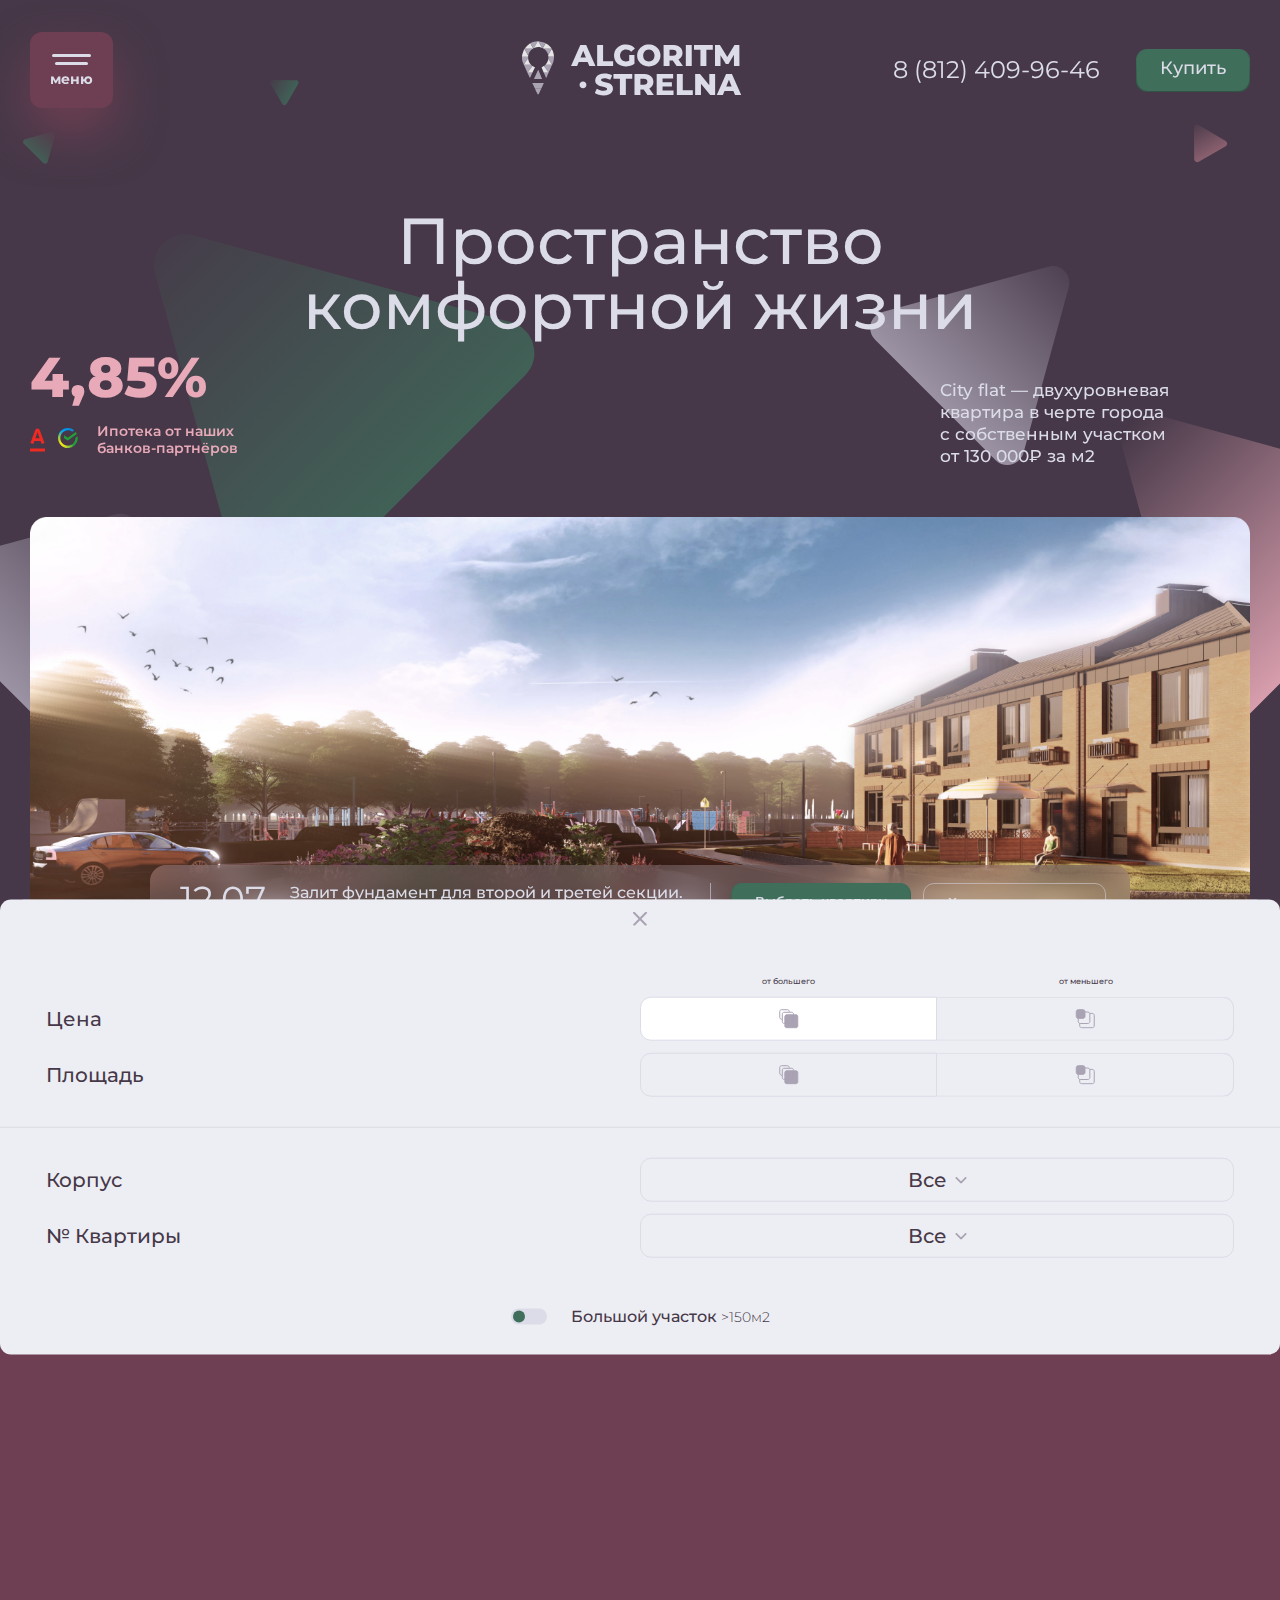
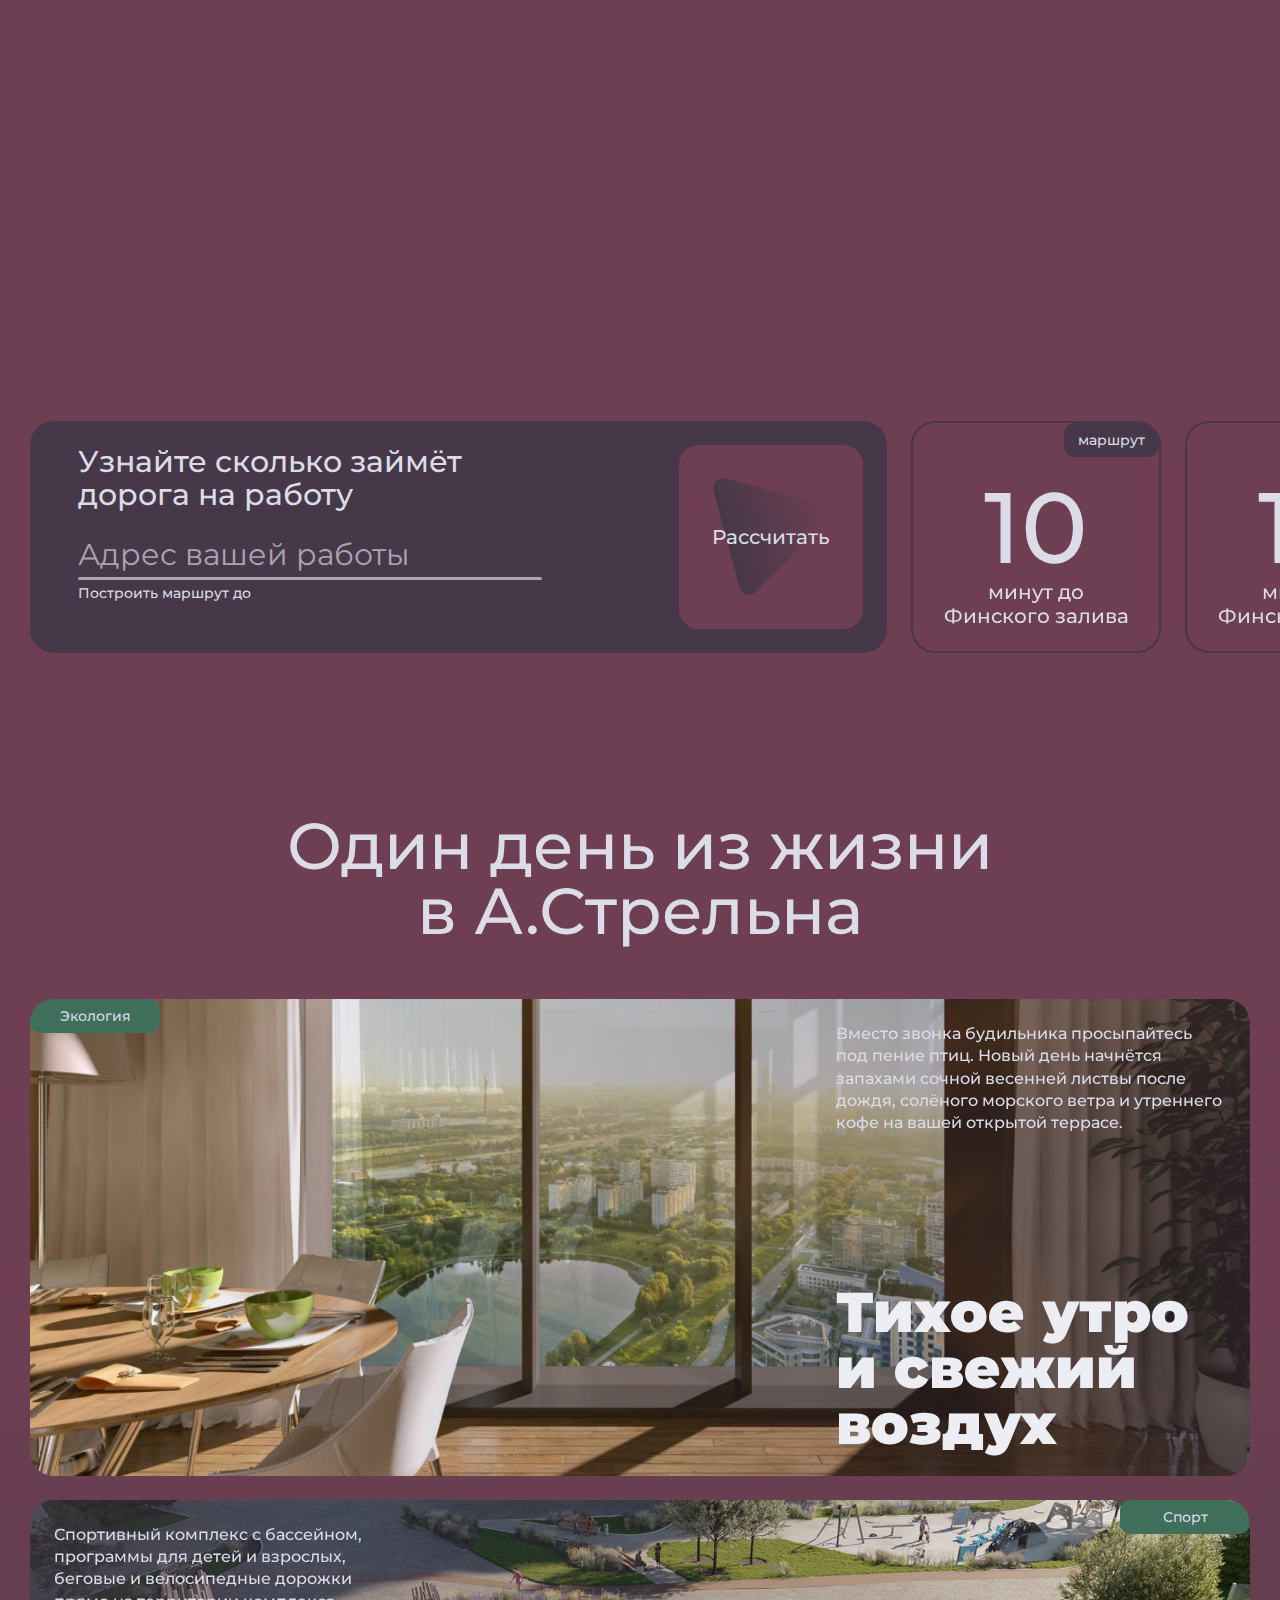
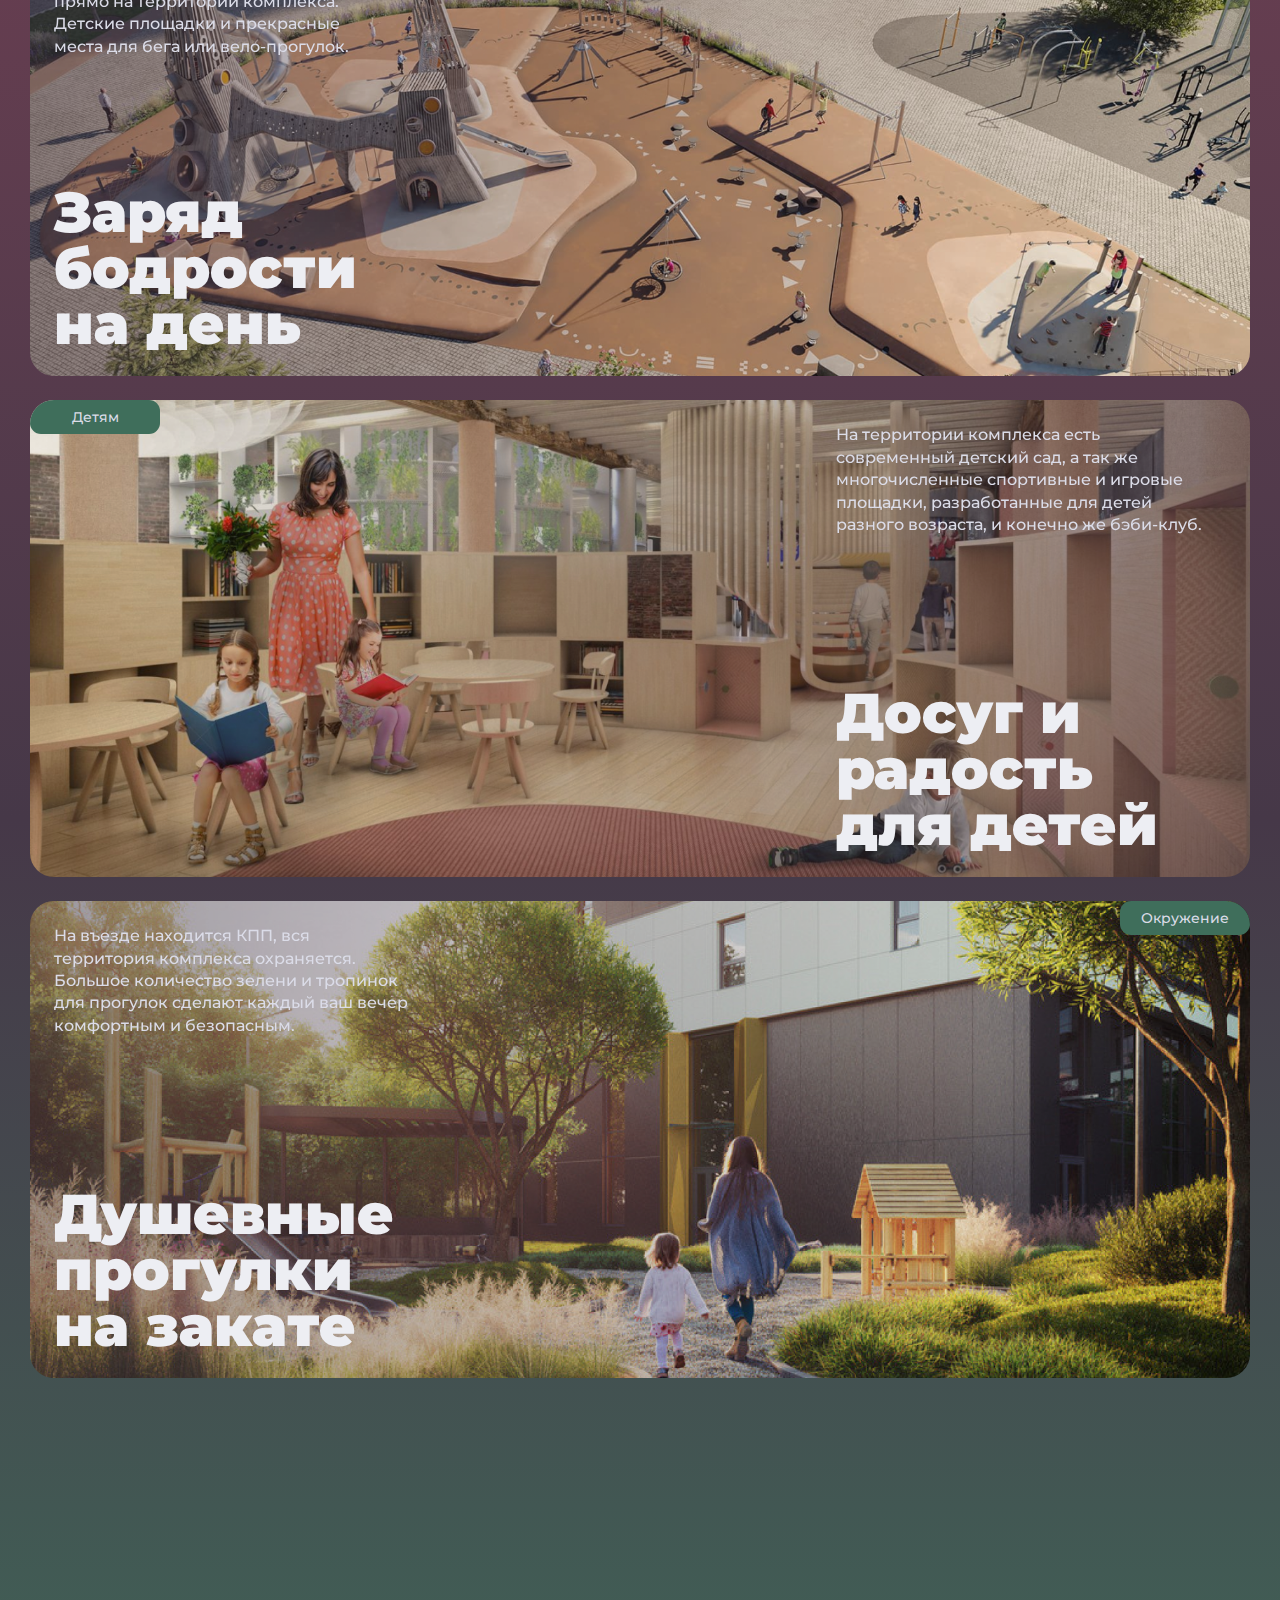
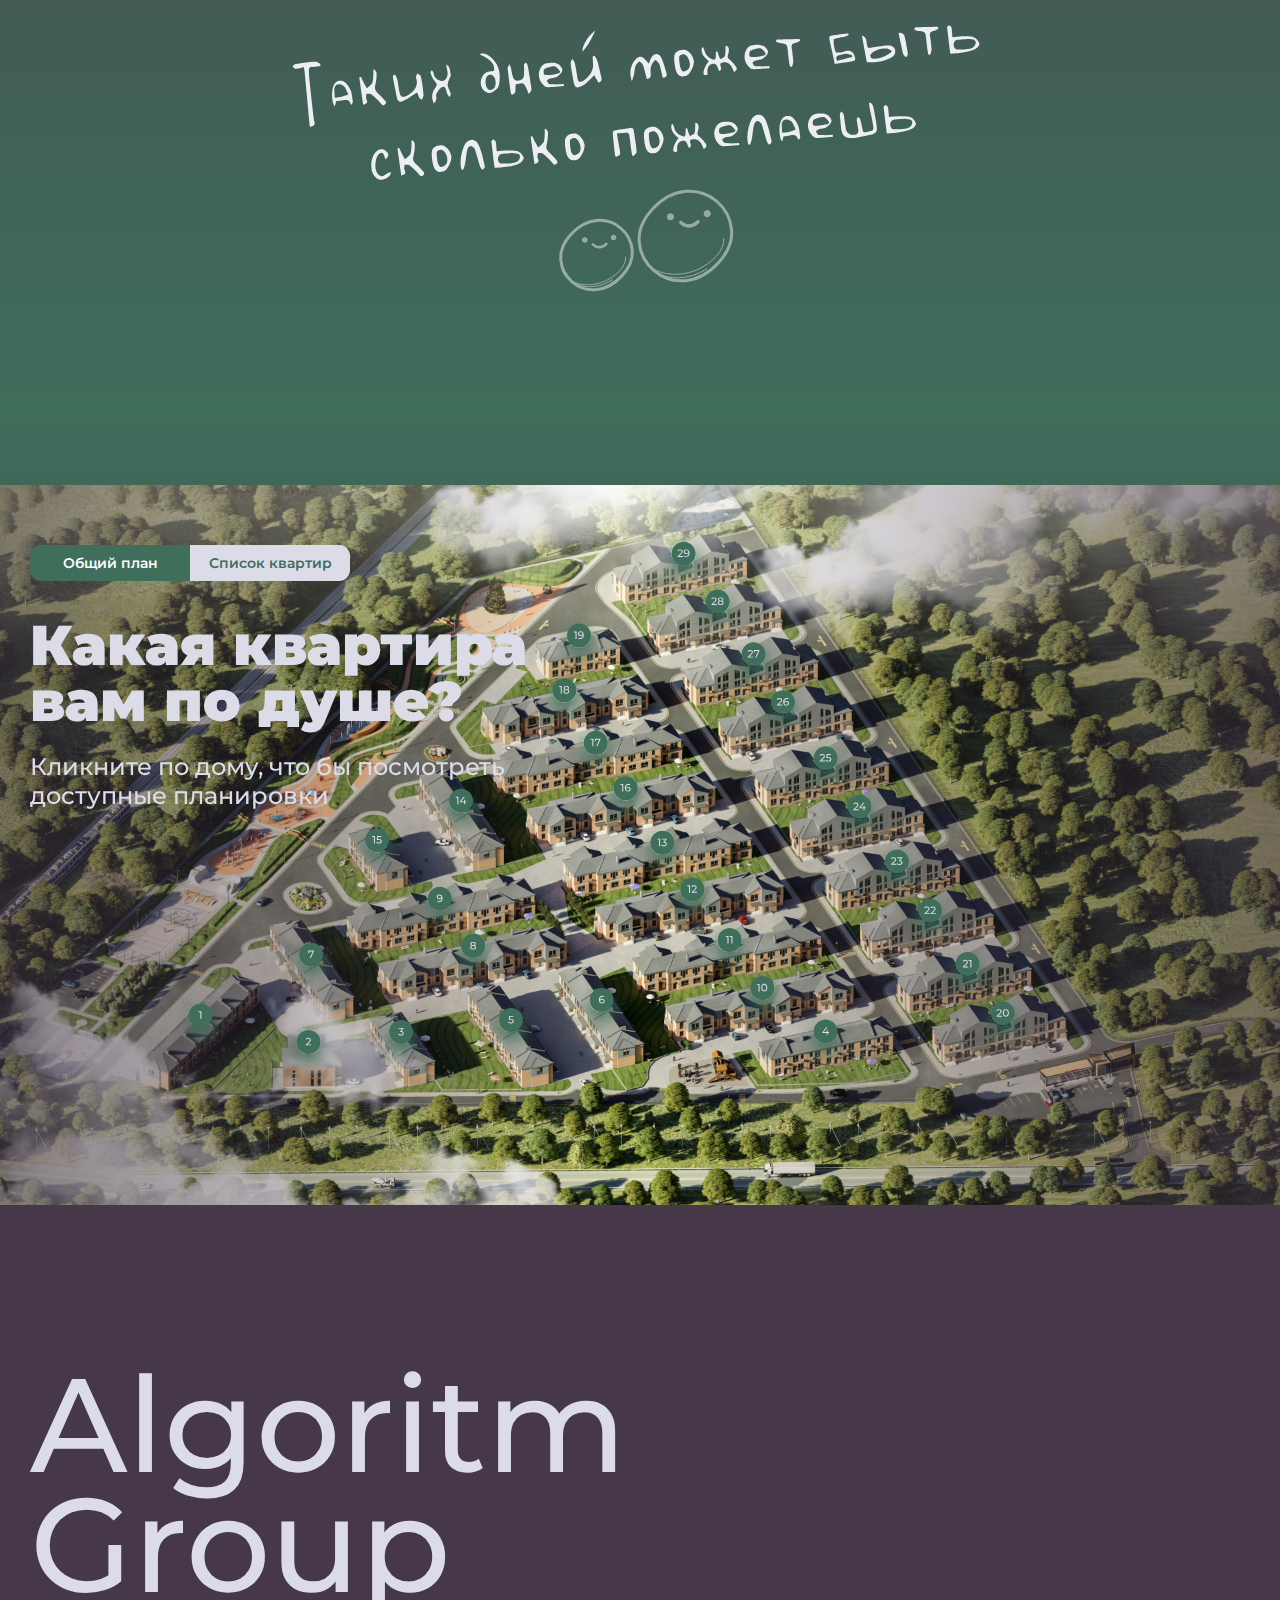
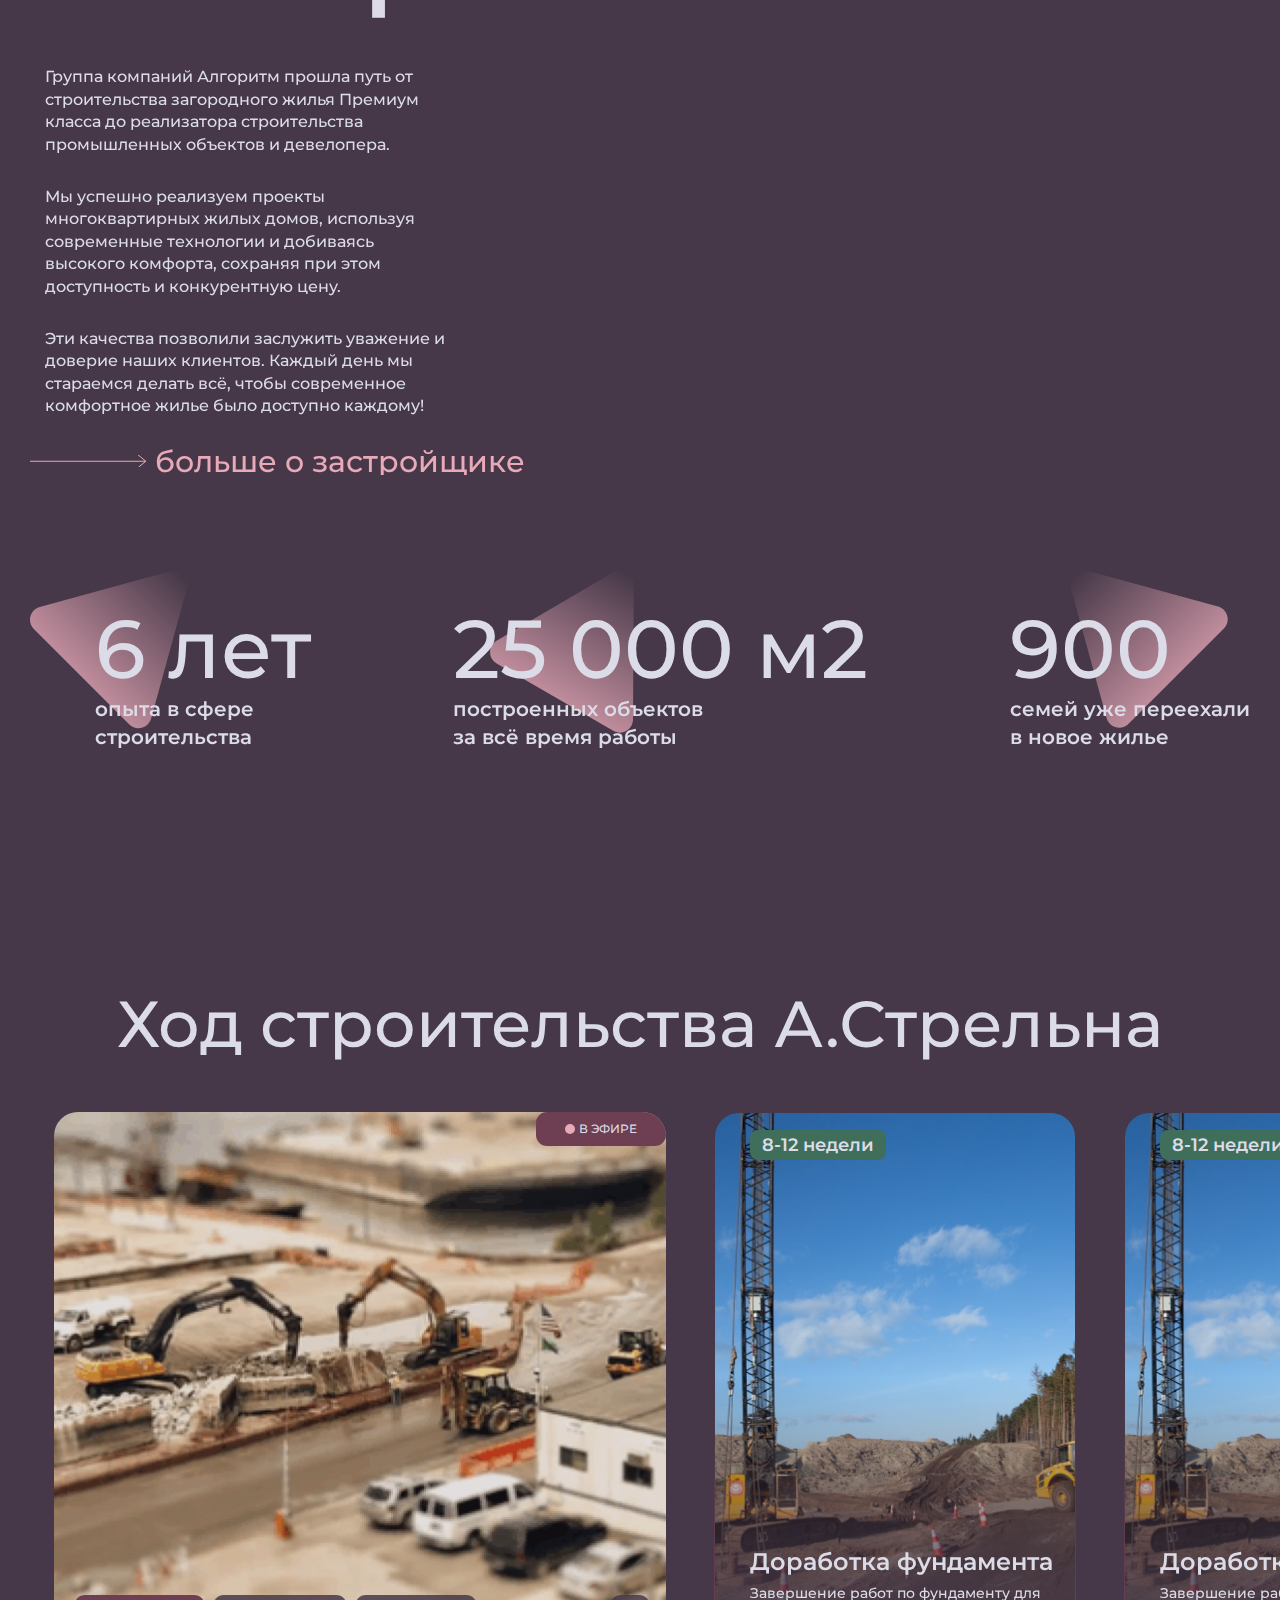
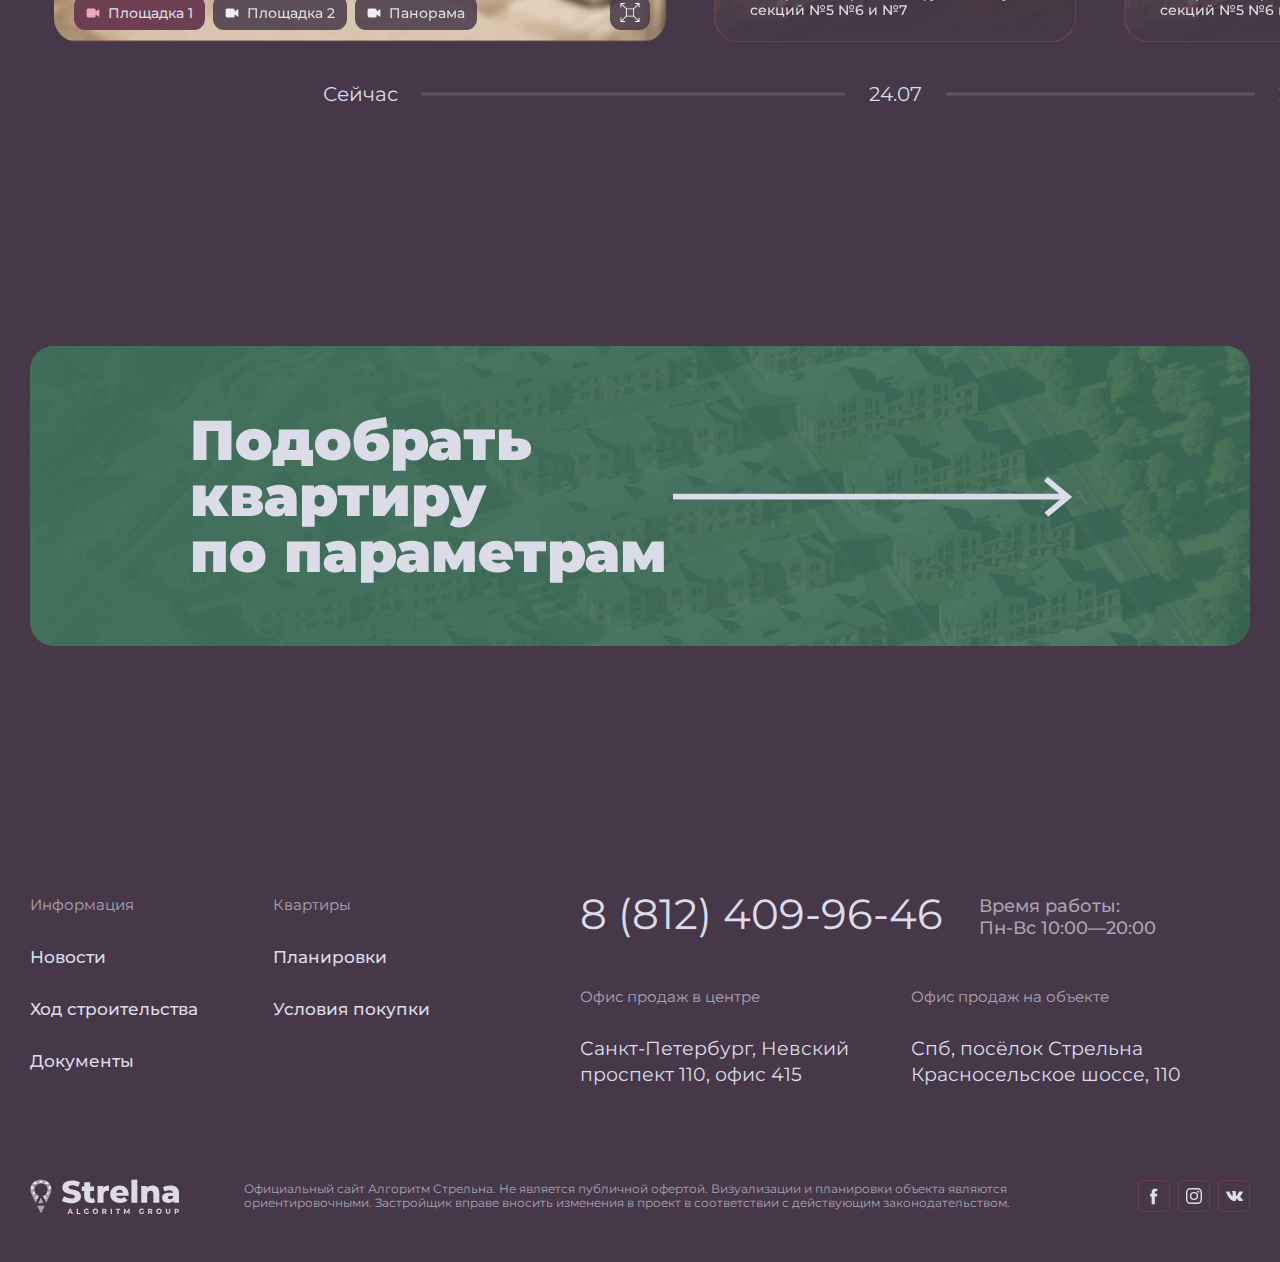
<file: index.html>
<!DOCTYPE html>
<html class="no-js" lang="ru">
  <head>
    <meta charset="utf-8">
    <meta name="viewport" content="width=device-width, initial-scale=1.0, maximum-scale=1.0">
    <meta name="format-detection" content="telephone=no">
    <title>Главная :: Frontend pack</title>
    <!--
    link(rel="apple-touch-icon" sizes="180x180" href="assets/apple-touch-icon.png")
    link(rel="icon" type="image/png" sizes="32x32" href="assets/favicon-32x32.png")
    link(rel="icon" type="image/png" sizes="16x16" href="assets/favicon-16x16.png")
    link(rel="manifest" href="assets/site.webmanifest")
    link(rel="mask-icon" href="assets/safari-pinned-tab.svg" color="#ffffff")
    link(rel="shortcut icon" href="assets/favicon.ico")
    meta(name="msapplication-TileColor" content="#ffffff")
    meta(name="msapplication-config" content="assets/browserconfig.xml")
    meta(name="theme-color" content="#ffffff")
    
    -->
    <meta name="description" content="Description">
    <meta property="og:url" content="https://">
    <meta property="og:type" content="website">
    <meta property="og:title" content="title">
    <meta property="twitter:title" content="title">
    <meta property="og:description" content="description">
    <meta property="twitter:description" content="description">
    <meta property="og:image" content="assets/share.png">
    <link rel="stylesheet" href="https://fonts.googleapis.com/css2?family=Montserrat:wght@400;500;600;700;800;900&amp;display=swap">
    <link rel="stylesheet" href="./assets/css/common.css">
    <script src="https://polyfill.io/v3/polyfill.min.js?features=default"></script>
    <script src="https://api-maps.yandex.ru/2.1/?apikey=1cfce894-81e9-424c-b7af-ccc21b4ca1b2&amp;lang=ru_RU" type="text/javascript"></script>
  </head>
  <body class="body">
    <div class="header --desktop">
      <div class="container --flex --jcsb --aicn">
        <div class="header__left">
          <div class="burger">
            <div class="burger__ico"><img src="./assets/img/burger.svg" alt=""></div>
            <div class="burger__text">меню</div>
          </div>
        </div>
        <div class="header__center"><a class="logo" href="#"> <img src="./assets/img/logo.svg" alt=""></a></div>
        <div class="header__right"><a class="header__phone" href="tel:88124099646">8 (812) 409-96-46</a><a class="header__buy btn --green form__open"> <span>Купить</span></a></div>
      </div>
    </div>
    <div class="logo__mobile --mobile"><img src="./assets/img/mobile/logo.svg" alt=""></div>
    <div class="burger --mobile">
      <div class="burger__ico"><img src="./assets/img/burger.svg" alt=""></div>
      <div class="burger__text">меню</div>
    </div>
    <div class="menu">
      <div class="menu__close"></div>
      <div class="menu__item">
        <div class="menu__title">Квартиры</div>
        <div class="menu__link">Планировки<a href="#"> </a></div>
        <div class="menu__link">Условия покупки<a href="#"> </a></div>
        <div class="menu__link">Коммерческие помещения<a href="#"> </a></div>
      </div>
      <div class="menu__item"> 
        <div class="menu__title">Информация</div>
        <div class="menu__link">Новости<a href="#"> </a></div>
        <div class="menu__link">Ход строительства<a href="#"> </a></div>
        <div class="menu__link">Документы<a href="#"></a></div>
      </div>
      <div class="menu__info --mobile"> 
        <div class="menu__info__wrap"><a class="footer-phone" href="tel:88124099646">8 (812) 409-96-46</a>
          <div class="footer__time">Время работы: <br>Пн-Вс 10:00—20:00 </div>
          <div class="menu__info-bottom">
            <div class="footer__socials"><a class="footer__social" href="#">
                    <svg class="svgsprite _fb">
                      <use xlink:href="assets/img/sprites/svgsprites.svg#fb"></use>
                    </svg></a><a class="footer__social" href="#">
                    <svg class="svgsprite _in">
                      <use xlink:href="assets/img/sprites/svgsprites.svg#in"></use>
                    </svg></a><a class="footer__social" href="#">
                    <svg class="svgsprite _vk">
                      <use xlink:href="assets/img/sprites/svgsprites.svg#vk"></use>
                    </svg></a></div><a class="menu__info-btn" href="#map"> Офисы продаж </a>
          </div>
        </div>
      </div>
    </div>
    <div class="content">
      <section class="section-main"> 
        <div class="container">
          <div class="main__top main-top-left">
            <div class="main__left">
              <div class="percent">
                <div class="percent__title pink-title">4,85%</div>
                <div class="percent__info"> 
                  <div class="percent__icons">
                    <div class="percent__icon"><img src="./assets/img/main/alfa.svg" alt=""></div>
                    <div class="percent__icon"><img src="./assets/img/main/sber.svg" alt=""></div>
                  </div>
                  <div class="percent__text pink-text">Ипотека от наших <br>банков-партнёров </div>
                </div>
              </div>
            </div>
            <div class="main__title"> 
              <h1>Пространство <br>комфортной жизни</h1>
            </div>
            <div class="main__right">
              <div class="main__description">City flat — двухуровневая квартира в черте города <br>с собственным участком <br>от 130 000₽ за м2</div>
            </div>
          </div>
          <div class="main__pic-scroll"><img class="main__img" src="./assets/img/main/pic.png" alt=""></div>
          <div class="main__panel">
            <div class="main__panel-left">
              <div class="main__panel-date">12.07</div><a class="main__panel-link" href="#">Залит фундамент для второй и третей секции. Идеёт подготовка площадок 4 и 5 <img src="./assets/img/main/green-arrow.svg" alt=""></a>
            </div>
            <div class="main__panel__btns"><a class="btn --green"> <span>Выбрать квартиру</span></a><a class="btn --transparent">Ход строительства</a></div>
          </div>
        </div>
      </section>
      <section class="section section-map">
        <div class="container">
          <h2>Инфраструктура</h2>
          <div class="map__tabs --mobile"> 
            <div class="map__tab active">Район</div>
            <div class="map__tab">Внутри ЖК</div>
            <div class="map__delete-navigator"> <span>назад к Району</span></div>
          </div>
          <div class="map">
            <div id="map"></div>
            <div class="map__switch"> 
              <div class="switch"> </div>
              <p class="text">
                 Объекты<span class="--desktop"> инфраструктуры</span></p>
            </div>
            <div class="map__tabs --desktop"> 
              <div class="map__tab active">Район</div>
              <div class="map__tab">Внутри ЖК</div>
              <div class="map__delete-navigator"> <span>назад к Району</span></div>
            </div>
          </div>
          <div class="map__panels">
            <div class="navigator swiper-slide --mobile">
              <div class="navigator__left">
                <div class="navigator__title">Узнайте сколько займёт дорога на работу</div>
                <div class="navigator__input">
                  <input type="text" placeholder="Адрес вашей работы">
                  <div class="navigator__input-line"></div>
                </div>
                <div class="navigator__description">Построить маршрут до</div>
              </div>
              <div class="navigator__right">
                <div class="navigator__btn">Рассчитать
                  <div class="navigator__btn-time">
                    <div class="navigator__btn-time-minutes"></div>
                    <div class="navigator__btn-time-text"> </div>
                  </div>
                </div>
              </div>
            </div>
            <div class="swiper-wrapper">
              <div class="navigator swiper-slide --desktop">
                <div class="navigator__left">
                  <div class="navigator__title">Узнайте сколько займёт дорога на работу</div>
                  <div class="navigator__input">
                    <input type="text" placeholder="Адрес вашей работы">
                    <div class="navigator__input-line"></div>
                  </div>
                  <div class="navigator__description">Построить маршрут до</div>
                </div>
                <div class="navigator__right">
                  <div class="navigator__btn">Рассчитать
                    <div class="navigator__btn-time">
                      <div class="navigator__btn-time-minutes"></div>
                      <div class="navigator__btn-time-text"> </div>
                    </div>
                  </div>
                </div>
              </div>
              <div class="navigator__point swiper-slide">
                <div class="navigator__route" data-point="59.861650, 30.048019">маршрут</div>
                <div class="navigator__point-number">10</div>
                <div class="navigator__point-text">минут до <br>Финского залива</div>
              </div>
              <div class="navigator__point swiper-slide">
                <div class="navigator__route" data-point="59.861650, 30.048019">маршрут</div>
                <div class="navigator__point-number">10</div>
                <div class="navigator__point-text">минут до <br>Финского залива</div>
              </div>
              <div class="navigator__point swiper-slide">
                <div class="navigator__route" data-point="59.861650, 30.048019">маршрут</div>
                <div class="navigator__point-number">10</div>
                <div class="navigator__point-text">минут до <br>Финского залива</div>
              </div>
              <div class="navigator__point swiper-slide">
                <div class="navigator__route" data-point="59.861650, 30.048019">маршрут</div>
                <div class="navigator__point-number">10</div>
                <div class="navigator__point-text">минут до <br>Финского залива</div>
              </div>
              <div class="navigator__point swiper-slide">
                <div class="navigator__route" data-point="59.861650, 30.048019">маршрут</div>
                <div class="navigator__point-number">10</div>
                <div class="navigator__point-text">минут до <br>Финского залива</div>
              </div>
              <div class="navigator__point swiper-slide">
                <div class="navigator__route" data-point="59.861650, 30.048019">маршрут</div>
                <div class="navigator__point-number">10</div>
                <div class="navigator__point-text">минут до <br>Финского залива</div>
              </div>
              <div class="navigator__point swiper-slide">
                <div class="navigator__route" data-point="59.861650, 30.048019">маршрут</div>
                <div class="navigator__point-number">10</div>
                <div class="navigator__point-text">минут до <br>Финского залива</div>
              </div>
            </div>
          </div>
        </div>
      </section>
      <section class="section section-about"> 
        <div class="container">
          <h2>Один день из жизни <br>в А.Стрельна</h2>
          <div class="about__panel about__panel--right">
            <div class="about__tag">Экология</div>
            <div class="about__pic"><img src="./assets/img/about/1.png" alt=""></div>
            <div class="about__info">
              <div class="about__text">Вместо звонка будильника просыпайтесь под пение птиц.  Новый день начнётся запахами сочной весенней листвы после дождя, солёного морского ветра и утреннего кофе на вашей открытой террасе.</div>
              <div class="about__title">Тихое утро <br>и свежий воздух</div>
            </div>
          </div>
          <div class="about__panel about__panel--left">
            <div class="about__tag">Спорт</div>
            <div class="about__pic"><img src="./assets/img/about/2.png" alt=""></div>
            <div class="about__info">
              <div class="about__text">Спортивный комплекс с бассейном, программы для детей и взрослых, <br>беговые и велосипедные дорожки <br>прямо на территории комплекса. <br>Детские площадки и прекрасные  <br>места для бега или вело-прогулок.</div>
              <div class="about__title">Заряд бодрости на день</div>
            </div>
          </div>
          <div class="about__panel about__panel--right">
            <div class="about__tag">Детям</div>
            <div class="about__pic"><img src="./assets/img/about/3.png" alt=""></div>
            <div class="about__info">
              <div class="about__text">На территории комплекса есть <br>современный детский сад, а так же многочисленные спортивные и игровые площадки, разработанные для детей <br>разного возраста, и конечно же бэби-клуб.</div>
              <div class="about__title">Досуг и <br>радость <br>для детей</div>
            </div>
          </div>
          <div class="about__panel about__panel--left">
            <div class="about__tag">Окружение</div>
            <div class="about__pic"><img src="./assets/img/about/4.png" alt=""></div>
            <div class="about__info">
              <div class="about__text">На въезде находится КПП, вся <br>территория комплекса охраняется. <br>Большое количество зелени и тропинок <br>для прогулок сделают каждый ваш вечер комфортным и безопасным.</div>
              <div class="about__title">Душевные прогулки на закате</div>
            </div>
          </div>
          <div class="about__description"><img src="./assets/img/about/about__description.svg" alt=""></div>
        </div>
      </section>
      <section class="section-flats">
        <div class="btn-mobile --mobile tabs__item--flats">Выбрать квартиру</div>
        <div class="flats-info">
          <div class="flats__btns --desktop">
            <div class="tabs__item active">Общий план</div>
            <div class="tabs__item tabs__item--flats">Список квартир</div>
          </div>
          <div class="flat__title">Какая квартира вам по душе?</div>
          <div class="flat__text --desktop">Кликните по дому, что бы посмотреть доступные планировки</div>
        </div>
        <div class="tabs">
          <div class="tab active"><img src="./assets/img/flats/bg.png" alt=""><svg  viewBox="0 0 1921 1080" fill="none" xmlns="http://www.w3.org/2000/svg">
<g class="elem">
<path opacity="0.75" d="M946.184 118.681L920.822 124.317C920.347 124.423 920.017 124.855 920.04 125.341L920.45 133.952C920.477 134.523 920.022 135 919.451 135H919C918.448 135 918 135.448 918 136V150.713C918 150.901 918.053 151.084 918.152 151.243L920.348 154.757C920.447 154.916 920.5 155.099 920.5 155.287V158.197C920.5 158.395 920.558 158.588 920.668 158.752L930.203 173.055C930.389 173.333 930.701 173.5 931.035 173.5H932.537C932.831 173.5 933.11 173.629 933.3 173.853L937.287 178.553C937.521 178.829 937.887 178.957 938.242 178.887L954.811 175.635C955.225 175.554 955.644 175.741 955.861 176.102L956.637 177.396C956.855 177.758 957.277 177.945 957.691 177.862L978.338 173.732C978.946 173.611 979.298 172.972 979.076 172.394L978.775 171.607C978.553 171.029 978.906 170.39 979.513 170.269L1005.48 165.104C1005.8 165.039 1006.14 165.142 1006.38 165.378L1007.63 166.63C1007.86 166.862 1008.19 166.965 1008.52 166.906L1017.51 165.271C1018.21 165.143 1018.56 164.334 1018.16 163.735L1018.08 163.61C1017.69 163.018 1018.02 162.218 1018.72 162.077L1030.81 159.639C1031.22 159.556 1031.65 159.742 1031.86 160.105L1032.64 161.393C1032.85 161.757 1033.28 161.943 1033.69 161.858L1053.8 157.746C1054.42 157.619 1054.77 156.954 1054.52 156.372L1053.99 155.137C1053.74 154.552 1054.09 153.884 1054.71 153.762L1080.81 148.635C1081.22 148.554 1081.64 148.741 1081.86 149.102L1082.64 150.398C1082.86 150.759 1083.28 150.946 1083.69 150.865L1104.53 146.788C1105.23 146.651 1105.56 145.846 1105.17 145.252L1104.85 144.773C1104.45 144.173 1104.8 143.359 1105.51 143.234L1119.67 140.734C1120.15 140.65 1120.5 140.234 1120.5 139.749V113.683C1120.5 113.316 1120.7 112.979 1121.02 112.804L1121.6 112.492C1122.09 112.223 1122.27 111.597 1121.98 111.11L1108.88 88.6483C1108.65 88.2642 1108.2 88.0742 1107.77 88.182L1107.09 88.3518C1106.73 88.4428 1106.34 88.3225 1106.1 88.0402L1103.38 84.9384C1103.15 84.6674 1102.78 84.5448 1102.43 84.6174L1084.64 88.2778C1084.25 88.3582 1083.85 88.1986 1083.62 87.8717L1077.24 78.7571C1077.09 78.5354 1076.85 78.3861 1076.58 78.3432L1049.87 74.0592C1049.63 74.021 1049.39 74.0702 1049.18 74.1977L1023.48 90.2017C1023.18 90.3868 1023 90.7141 1023.01 91.0644L1023.15 101.174C1023.15 101.654 1022.82 102.07 1022.35 102.167L1009.31 104.865C1008.92 104.947 1008.51 104.783 1008.28 104.449L1001.74 94.8557C1001.59 94.6286 1001.35 94.4753 1001.07 94.4317L973.857 90.0574C973.626 90.0203 973.39 90.0653 973.189 90.1845L947.013 105.696C946.697 105.883 946.509 106.229 946.524 106.596L946.967 117.665C946.986 118.148 946.657 118.576 946.184 118.681Z" fill="#3F6E5B"/>
<g style="mix-blend-mode:overlay">
<path d="M946.184 118.681L920.822 124.317C920.347 124.423 920.017 124.855 920.04 125.341L920.45 133.952C920.477 134.523 920.022 135 919.451 135H919C918.448 135 918 135.448 918 136V150.713C918 150.901 918.053 151.084 918.152 151.243L920.348 154.757C920.447 154.916 920.5 155.099 920.5 155.287V158.197C920.5 158.395 920.558 158.588 920.668 158.752L930.203 173.055C930.389 173.333 930.701 173.5 931.035 173.5H932.537C932.831 173.5 933.11 173.629 933.3 173.853L937.287 178.553C937.521 178.829 937.887 178.957 938.242 178.887L954.811 175.635C955.225 175.554 955.644 175.741 955.861 176.102L956.637 177.396C956.855 177.758 957.277 177.945 957.691 177.862L978.338 173.732C978.946 173.611 979.298 172.972 979.076 172.394L978.775 171.607C978.553 171.029 978.906 170.39 979.513 170.269L1005.48 165.104C1005.8 165.039 1006.14 165.142 1006.38 165.378L1007.63 166.63C1007.86 166.862 1008.19 166.965 1008.52 166.906L1017.51 165.271C1018.21 165.143 1018.56 164.334 1018.16 163.735L1018.08 163.61C1017.69 163.018 1018.02 162.218 1018.72 162.077L1030.81 159.639C1031.22 159.556 1031.65 159.742 1031.86 160.105L1032.64 161.393C1032.85 161.757 1033.28 161.943 1033.69 161.858L1053.8 157.746C1054.42 157.619 1054.77 156.954 1054.52 156.372L1053.99 155.137C1053.74 154.552 1054.09 153.884 1054.71 153.762L1080.81 148.635C1081.22 148.554 1081.64 148.741 1081.86 149.102L1082.64 150.398C1082.86 150.759 1083.28 150.946 1083.69 150.865L1104.53 146.788C1105.23 146.651 1105.56 145.846 1105.17 145.252L1104.85 144.773C1104.45 144.173 1104.8 143.359 1105.51 143.234L1119.67 140.734C1120.15 140.65 1120.5 140.234 1120.5 139.749V113.683C1120.5 113.316 1120.7 112.979 1121.02 112.804L1121.6 112.492C1122.09 112.223 1122.27 111.597 1121.98 111.11L1108.88 88.6483C1108.65 88.2642 1108.2 88.0742 1107.77 88.182L1107.09 88.3518C1106.73 88.4428 1106.34 88.3225 1106.1 88.0402L1103.38 84.9384C1103.15 84.6674 1102.78 84.5448 1102.43 84.6174L1084.64 88.2778C1084.25 88.3582 1083.85 88.1986 1083.62 87.8717L1077.24 78.7571C1077.09 78.5354 1076.85 78.3861 1076.58 78.3432L1049.87 74.0592C1049.63 74.021 1049.39 74.0702 1049.18 74.1977L1023.48 90.2017C1023.18 90.3868 1023 90.7141 1023.01 91.0644L1023.15 101.174C1023.15 101.654 1022.82 102.07 1022.35 102.167L1009.31 104.865C1008.92 104.947 1008.51 104.783 1008.28 104.449L1001.74 94.8557C1001.59 94.6286 1001.35 94.4753 1001.07 94.4317L973.857 90.0574C973.626 90.0203 973.39 90.0653 973.189 90.1845L947.013 105.696C946.697 105.883 946.509 106.229 946.524 106.596L946.967 117.665C946.986 118.148 946.657 118.576 946.184 118.681Z" fill="#3F6E5B"/>
</g>
<g filter="url(#filter0_d)">
<circle cx="1026" cy="103" r="18" fill="#3F6E5B"/>
<path d="M1025.11 106.608V108H1017.06V106.912L1021.62 102.512C1022.18 101.979 1022.55 101.52 1022.74 101.136C1022.93 100.741 1023.03 100.347 1023.03 99.952C1023.03 99.3653 1022.82 98.912 1022.4 98.592C1022 98.2613 1021.41 98.096 1020.64 98.096C1019.41 98.096 1018.45 98.5013 1017.78 99.312L1016.69 98.368C1017.13 97.8347 1017.7 97.4187 1018.4 97.12C1019.12 96.8213 1019.91 96.672 1020.79 96.672C1021.96 96.672 1022.9 96.9547 1023.59 97.52C1024.28 98.0747 1024.63 98.832 1024.63 99.792C1024.63 100.389 1024.5 100.955 1024.24 101.488C1023.99 102.021 1023.5 102.629 1022.79 103.312L1019.36 106.608H1025.11ZM1030.06 96.672C1031.56 96.672 1032.72 97.1573 1033.53 98.128C1034.35 99.0987 1034.76 100.475 1034.76 102.256C1034.76 103.504 1034.54 104.571 1034.09 105.456C1033.65 106.331 1033.03 106.997 1032.23 107.456C1031.44 107.904 1030.52 108.128 1029.46 108.128C1028.92 108.128 1028.41 108.075 1027.93 107.968C1027.45 107.851 1027.03 107.685 1026.68 107.472L1027.29 106.224C1027.83 106.576 1028.55 106.752 1029.45 106.752C1030.61 106.752 1031.52 106.395 1032.17 105.68C1032.83 104.955 1033.16 103.904 1033.16 102.528V102.128C1032.84 102.608 1032.4 102.976 1031.83 103.232C1031.27 103.477 1030.63 103.6 1029.93 103.6C1029.19 103.6 1028.53 103.461 1027.94 103.184C1027.37 102.907 1026.91 102.512 1026.58 102C1026.26 101.477 1026.1 100.88 1026.1 100.208C1026.1 99.504 1026.27 98.8853 1026.62 98.352C1026.97 97.8187 1027.44 97.408 1028.04 97.12C1028.64 96.8213 1029.31 96.672 1030.06 96.672ZM1030.2 102.304C1030.7 102.304 1031.15 102.208 1031.54 102.016C1031.94 101.824 1032.24 101.563 1032.46 101.232C1032.68 100.901 1032.79 100.533 1032.79 100.128C1032.79 99.7333 1032.69 99.376 1032.47 99.056C1032.27 98.7253 1031.97 98.464 1031.56 98.272C1031.17 98.0693 1030.69 97.968 1030.12 97.968C1029.38 97.968 1028.79 98.1653 1028.33 98.56C1027.88 98.9547 1027.66 99.4827 1027.66 100.144C1027.66 100.805 1027.89 101.333 1028.34 101.728C1028.8 102.112 1029.42 102.304 1030.2 102.304Z" fill="#DBDCE8"/>
</g>
</g>
<g class="elem">
<path d="M996.2 192.163L970.814 197.334C970.342 197.43 970.006 197.849 970.013 198.33L970.495 228.176C970.498 228.386 970.568 228.591 970.695 228.76L973.3 232.233C973.43 232.406 973.5 232.617 973.5 232.833V236.189C973.5 236.391 973.562 236.589 973.677 236.756L983.126 250.458C983.353 250.787 983.754 250.949 984.146 250.871L984.875 250.725C985.256 250.649 985.647 250.801 985.877 251.114L990.632 257.598C990.857 257.905 991.238 258.058 991.613 257.991L1007.22 255.226C1007.87 255.112 1008.23 254.418 1007.96 253.823L1006.73 251.161C1006.46 250.571 1006.82 249.882 1007.46 249.761L1026.27 246.176C1026.69 246.096 1027.11 246.29 1027.33 246.66L1028.91 249.414C1029.12 249.789 1029.56 249.983 1029.98 249.894L1059.55 243.705C1060.25 243.56 1060.57 242.761 1060.18 242.172L1058.83 240.151C1058.44 239.557 1058.77 238.752 1059.47 238.615L1077.43 235.11C1077.78 235.042 1078.14 235.165 1078.38 235.433L1081.11 238.552C1081.35 238.828 1081.72 238.95 1082.08 238.87L1095.86 235.773C1096.6 235.607 1096.89 234.71 1096.39 234.139L1095.15 232.719C1094.64 232.137 1094.96 231.223 1095.72 231.078L1103.43 229.608C1103.78 229.541 1104.14 229.668 1104.38 229.94L1106.62 232.561C1106.86 232.832 1107.22 232.959 1107.57 232.893L1122.52 230.066C1123.22 229.933 1123.56 229.125 1123.16 228.529L1121.82 226.514C1121.43 225.925 1121.75 225.127 1122.44 224.981L1154.74 218.16C1155.19 218.066 1155.64 218.284 1155.85 218.691L1157.18 221.353C1157.37 221.739 1157.79 221.958 1158.22 221.895L1173.65 219.626C1174.14 219.553 1174.5 219.132 1174.5 218.636V204.833C1174.5 204.617 1174.43 204.406 1174.3 204.233L1171.7 200.767C1171.57 200.594 1171.5 200.383 1171.5 200.167V187.535C1171.5 187.201 1171.67 186.889 1171.95 186.703L1172.43 186.38C1172.77 186.151 1172.94 185.734 1172.85 185.331L1172.04 181.692C1172.01 181.565 1171.96 181.445 1171.89 181.339L1161.66 166.606C1161.44 166.295 1161.07 166.133 1160.7 166.186L1159.11 166.412C1158.74 166.466 1158.36 166.302 1158.15 165.989L1153.57 159.322C1153.33 158.98 1152.91 158.819 1152.5 158.917L1135.33 163.094C1134.93 163.191 1134.52 163.036 1134.28 162.703L1127.23 152.82C1127.08 152.614 1126.86 152.472 1126.61 152.421L1100.39 147.079C1100.14 147.028 1099.88 147.074 1099.66 147.206L1073.27 163.384C1072.98 163.565 1072.79 163.888 1072.79 164.236V174.896C1072.79 175.354 1072.48 175.754 1072.04 175.866L1060.16 178.835C1059.76 178.935 1059.34 178.78 1059.1 178.446L1052.24 168.838C1052.09 168.622 1051.85 168.476 1051.59 168.433L1024.85 164.058C1024.63 164.02 1024.39 164.064 1024.19 164.18L997.497 179.711C997.189 179.89 997 180.219 997 180.575V191.183C997 191.659 996.665 192.068 996.2 192.163Z" fill="#3F6E5B" fill-opacity="0.75"/>
<g style="mix-blend-mode:overlay">
<path d="M996.2 192.163L970.814 197.334C970.342 197.43 970.006 197.849 970.013 198.33L970.495 228.176C970.498 228.386 970.568 228.591 970.695 228.76L973.3 232.233C973.43 232.406 973.5 232.617 973.5 232.833V236.189C973.5 236.391 973.562 236.589 973.677 236.756L983.126 250.458C983.353 250.787 983.754 250.949 984.146 250.871L984.875 250.725C985.256 250.649 985.647 250.801 985.877 251.114L990.632 257.598C990.857 257.905 991.238 258.058 991.613 257.991L1007.22 255.226C1007.87 255.112 1008.23 254.418 1007.96 253.823L1006.73 251.161C1006.46 250.571 1006.82 249.882 1007.46 249.761L1026.27 246.176C1026.69 246.096 1027.11 246.29 1027.33 246.66L1028.91 249.414C1029.12 249.789 1029.56 249.983 1029.98 249.894L1059.55 243.705C1060.25 243.56 1060.57 242.761 1060.18 242.172L1058.83 240.151C1058.44 239.557 1058.77 238.752 1059.47 238.615L1077.43 235.11C1077.78 235.042 1078.14 235.165 1078.38 235.433L1081.11 238.552C1081.35 238.828 1081.72 238.95 1082.08 238.87L1095.86 235.773C1096.6 235.607 1096.89 234.71 1096.39 234.139L1095.15 232.719C1094.64 232.137 1094.96 231.223 1095.72 231.078L1103.43 229.608C1103.78 229.541 1104.14 229.668 1104.38 229.94L1106.62 232.561C1106.86 232.832 1107.22 232.959 1107.57 232.893L1122.52 230.066C1123.22 229.933 1123.56 229.125 1123.16 228.529L1121.82 226.514C1121.43 225.925 1121.75 225.127 1122.44 224.981L1154.74 218.16C1155.19 218.066 1155.64 218.284 1155.85 218.691L1157.18 221.353C1157.37 221.739 1157.79 221.958 1158.22 221.895L1173.65 219.626C1174.14 219.553 1174.5 219.132 1174.5 218.636V204.833C1174.5 204.617 1174.43 204.406 1174.3 204.233L1171.7 200.767C1171.57 200.594 1171.5 200.383 1171.5 200.167V187.535C1171.5 187.201 1171.67 186.889 1171.95 186.703L1172.43 186.38C1172.77 186.151 1172.94 185.734 1172.85 185.331L1172.04 181.692C1172.01 181.565 1171.96 181.445 1171.89 181.339L1161.66 166.606C1161.44 166.295 1161.07 166.133 1160.7 166.186L1159.11 166.412C1158.74 166.466 1158.36 166.302 1158.15 165.989L1153.57 159.322C1153.33 158.98 1152.91 158.819 1152.5 158.917L1135.33 163.094C1134.93 163.191 1134.52 163.036 1134.28 162.703L1127.23 152.82C1127.08 152.614 1126.86 152.472 1126.61 152.421L1100.39 147.079C1100.14 147.028 1099.88 147.074 1099.66 147.206L1073.27 163.384C1072.98 163.565 1072.79 163.888 1072.79 164.236V174.896C1072.79 175.354 1072.48 175.754 1072.04 175.866L1060.16 178.835C1059.76 178.935 1059.34 178.78 1059.1 178.446L1052.24 168.838C1052.09 168.622 1051.85 168.476 1051.59 168.433L1024.85 164.058C1024.63 164.02 1024.39 164.064 1024.19 164.18L997.497 179.711C997.189 179.89 997 180.219 997 180.575V191.183C997 191.659 996.665 192.068 996.2 192.163Z" fill="#3F6E5B"/>
</g>
<g filter="url(#filter1_d)">
<circle cx="1077" cy="175" r="18" fill="#3F6E5B"/>
<path d="M1075.9 178.608V180H1067.85V178.912L1072.41 174.512C1072.96 173.979 1073.34 173.52 1073.53 173.136C1073.72 172.741 1073.82 172.347 1073.82 171.952C1073.82 171.365 1073.61 170.912 1073.19 170.592C1072.79 170.261 1072.2 170.096 1071.43 170.096C1070.2 170.096 1069.24 170.501 1068.57 171.312L1067.48 170.368C1067.92 169.835 1068.49 169.419 1069.19 169.12C1069.91 168.821 1070.7 168.672 1071.58 168.672C1072.75 168.672 1073.68 168.955 1074.38 169.52C1075.07 170.075 1075.42 170.832 1075.42 171.792C1075.42 172.389 1075.29 172.955 1075.03 173.488C1074.78 174.021 1074.29 174.629 1073.58 175.312L1070.15 178.608H1075.9ZM1084.06 174.128C1084.7 174.373 1085.19 174.725 1085.53 175.184C1085.87 175.643 1086.05 176.192 1086.05 176.832C1086.05 177.504 1085.86 178.091 1085.5 178.592C1085.14 179.083 1084.62 179.461 1083.95 179.728C1083.28 179.995 1082.49 180.128 1081.58 180.128C1080.69 180.128 1079.9 179.995 1079.23 179.728C1078.57 179.461 1078.06 179.083 1077.69 178.592C1077.33 178.091 1077.15 177.504 1077.15 176.832C1077.15 176.192 1077.31 175.643 1077.65 175.184C1077.99 174.725 1078.48 174.373 1079.12 174.128C1078.61 173.883 1078.22 173.557 1077.95 173.152C1077.68 172.747 1077.55 172.267 1077.55 171.712C1077.55 171.093 1077.71 170.555 1078.05 170.096C1078.39 169.637 1078.86 169.285 1079.47 169.04C1080.08 168.795 1080.78 168.672 1081.58 168.672C1082.39 168.672 1083.1 168.795 1083.71 169.04C1084.33 169.285 1084.8 169.637 1085.13 170.096C1085.47 170.555 1085.65 171.093 1085.65 171.712C1085.65 172.256 1085.51 172.736 1085.23 173.152C1084.96 173.557 1084.57 173.883 1084.06 174.128ZM1081.58 169.968C1080.82 169.968 1080.23 170.133 1079.79 170.464C1079.35 170.784 1079.13 171.221 1079.13 171.776C1079.13 172.331 1079.35 172.768 1079.77 173.088C1080.21 173.408 1080.81 173.568 1081.58 173.568C1082.36 173.568 1082.97 173.408 1083.41 173.088C1083.85 172.768 1084.08 172.331 1084.08 171.776C1084.08 171.221 1083.85 170.784 1083.39 170.464C1082.94 170.133 1082.34 169.968 1081.58 169.968ZM1081.58 178.832C1082.47 178.832 1083.17 178.651 1083.68 178.288C1084.19 177.915 1084.45 177.413 1084.45 176.784C1084.45 176.165 1084.19 175.68 1083.68 175.328C1083.17 174.965 1082.47 174.784 1081.58 174.784C1080.7 174.784 1080 174.965 1079.5 175.328C1079 175.68 1078.75 176.165 1078.75 176.784C1078.75 177.413 1079 177.915 1079.5 178.288C1080 178.651 1080.7 178.832 1081.58 178.832Z" fill="#DBDCE8"/>
</g>
</g>
<g class="elem">
<path d="M1053.17 271.677L1026.83 277.322C1026.35 277.425 1026.02 277.859 1026.04 278.348L1026.45 286.952C1026.48 287.523 1026.02 288 1025.45 288H1025C1024.45 288 1024 288.448 1024 289V303.667C1024 303.883 1024.07 304.094 1024.2 304.267L1026.75 307.669C1026.91 307.881 1026.98 308.147 1026.94 308.41L1026.55 311.122C1026.52 311.365 1026.58 311.613 1026.71 311.818L1036.2 326.055C1036.39 326.333 1036.7 326.5 1037.04 326.5H1038.54C1038.83 326.5 1039.11 326.629 1039.3 326.853L1043.29 331.553C1043.52 331.829 1043.89 331.957 1044.24 331.887L1060.81 328.635C1061.22 328.554 1061.64 328.741 1061.86 329.102L1062.64 330.396C1062.85 330.758 1063.28 330.945 1063.69 330.862L1084.34 326.732C1084.95 326.611 1085.3 325.972 1085.08 325.394L1084.77 324.607C1084.55 324.029 1084.91 323.39 1085.51 323.269L1111.48 318.104C1111.8 318.039 1112.14 318.142 1112.38 318.378L1113.63 319.63C1113.86 319.862 1114.19 319.965 1114.52 319.906L1123.51 318.271C1124.21 318.143 1124.56 317.334 1124.16 316.735L1124.08 316.61C1123.69 316.018 1124.02 315.218 1124.72 315.077L1136.81 312.639C1137.22 312.556 1137.65 312.742 1137.86 313.105L1138.64 314.393C1138.85 314.757 1139.28 314.943 1139.69 314.858L1159.8 310.746C1160.42 310.619 1160.77 309.954 1160.52 309.372L1159.99 308.137C1159.74 307.552 1160.09 306.884 1160.71 306.762L1186.81 301.635C1187.22 301.554 1187.64 301.741 1187.86 302.102L1188.64 303.398C1188.86 303.759 1189.28 303.946 1189.69 303.865L1210.53 299.788C1211.23 299.651 1211.56 298.846 1211.17 298.252L1210.85 297.773C1210.45 297.173 1210.8 296.359 1211.51 296.234L1226.17 293.646C1226.65 293.561 1227 293.146 1227 292.661V266.535C1227 266.201 1227.17 265.889 1227.45 265.703L1227.72 265.519C1228.16 265.227 1228.3 264.645 1228.03 264.189L1215.29 242.002C1215.11 241.691 1214.78 241.5 1214.42 241.5H1212.96C1212.67 241.5 1212.39 241.372 1212.2 241.151L1209.87 238.435C1209.64 238.165 1209.29 238.038 1208.94 238.101L1190.64 241.386C1190.25 241.455 1189.86 241.291 1189.63 240.966L1183.74 232.345C1183.58 232.124 1183.35 231.973 1183.09 231.925L1156.38 227.069C1156.14 227.025 1155.88 227.073 1155.67 227.204L1129.97 243.206C1129.68 243.389 1129.5 243.71 1129.5 244.055V254.726C1129.5 255.182 1129.19 255.58 1128.75 255.694L1116.68 258.823C1116.27 258.929 1115.84 258.767 1115.6 258.419L1108.75 248.364C1108.59 248.132 1108.34 247.977 1108.06 247.938L1080.85 244.05C1080.62 244.018 1080.39 244.063 1080.2 244.179L1054.02 259.695C1053.7 259.883 1053.51 260.23 1053.53 260.598L1053.96 270.656C1053.98 271.143 1053.65 271.575 1053.17 271.677Z" fill="#3F6E5B" fill-opacity="0.75"/>
<g style="mix-blend-mode:overlay">
<path d="M1053.17 271.677L1026.83 277.322C1026.35 277.425 1026.02 277.859 1026.04 278.348L1026.45 286.952C1026.48 287.523 1026.02 288 1025.45 288H1025C1024.45 288 1024 288.448 1024 289V303.667C1024 303.883 1024.07 304.094 1024.2 304.267L1026.75 307.669C1026.91 307.881 1026.98 308.147 1026.94 308.41L1026.55 311.122C1026.52 311.365 1026.58 311.613 1026.71 311.818L1036.2 326.055C1036.39 326.333 1036.7 326.5 1037.04 326.5H1038.54C1038.83 326.5 1039.11 326.629 1039.3 326.853L1043.29 331.553C1043.52 331.829 1043.89 331.957 1044.24 331.887L1060.81 328.635C1061.22 328.554 1061.64 328.741 1061.86 329.102L1062.64 330.396C1062.85 330.758 1063.28 330.945 1063.69 330.862L1084.34 326.732C1084.95 326.611 1085.3 325.972 1085.08 325.394L1084.77 324.607C1084.55 324.029 1084.91 323.39 1085.51 323.269L1111.48 318.104C1111.8 318.039 1112.14 318.142 1112.38 318.378L1113.63 319.63C1113.86 319.862 1114.19 319.965 1114.52 319.906L1123.51 318.271C1124.21 318.143 1124.56 317.334 1124.16 316.735L1124.08 316.61C1123.69 316.018 1124.02 315.218 1124.72 315.077L1136.81 312.639C1137.22 312.556 1137.65 312.742 1137.86 313.105L1138.64 314.393C1138.85 314.757 1139.28 314.943 1139.69 314.858L1159.8 310.746C1160.42 310.619 1160.77 309.954 1160.52 309.372L1159.99 308.137C1159.74 307.552 1160.09 306.884 1160.71 306.762L1186.81 301.635C1187.22 301.554 1187.64 301.741 1187.86 302.102L1188.64 303.398C1188.86 303.759 1189.28 303.946 1189.69 303.865L1210.53 299.788C1211.23 299.651 1211.56 298.846 1211.17 298.252L1210.85 297.773C1210.45 297.173 1210.8 296.359 1211.51 296.234L1226.17 293.646C1226.65 293.561 1227 293.146 1227 292.661V266.535C1227 266.201 1227.17 265.889 1227.45 265.703L1227.72 265.519C1228.16 265.227 1228.3 264.645 1228.03 264.189L1215.29 242.002C1215.11 241.691 1214.78 241.5 1214.42 241.5H1212.96C1212.67 241.5 1212.39 241.372 1212.2 241.151L1209.87 238.435C1209.64 238.165 1209.29 238.038 1208.94 238.101L1190.64 241.386C1190.25 241.455 1189.86 241.291 1189.63 240.966L1183.74 232.345C1183.58 232.124 1183.35 231.973 1183.09 231.925L1156.38 227.069C1156.14 227.025 1155.88 227.073 1155.67 227.204L1129.97 243.206C1129.68 243.389 1129.5 243.71 1129.5 244.055V254.726C1129.5 255.182 1129.19 255.58 1128.75 255.694L1116.68 258.823C1116.27 258.929 1115.84 258.767 1115.6 258.419L1108.75 248.364C1108.59 248.132 1108.34 247.977 1108.06 247.938L1080.85 244.05C1080.62 244.018 1080.39 244.063 1080.2 244.179L1054.02 259.695C1053.7 259.883 1053.51 260.23 1053.53 260.598L1053.96 270.656C1053.98 271.143 1053.65 271.575 1053.17 271.677Z" fill="#3F6E5B"/>
</g>
<g filter="url(#filter2_d)">
<circle cx="1131" cy="254" r="18" fill="#3F6E5B"/>
<path d="M1130.29 257.608V259H1122.24V257.912L1126.8 253.512C1127.36 252.979 1127.73 252.52 1127.92 252.136C1128.11 251.741 1128.21 251.347 1128.21 250.952C1128.21 250.365 1128 249.912 1127.58 249.592C1127.18 249.261 1126.59 249.096 1125.82 249.096C1124.59 249.096 1123.63 249.501 1122.96 250.312L1121.87 249.368C1122.31 248.835 1122.88 248.419 1123.58 248.12C1124.3 247.821 1125.09 247.672 1125.97 247.672C1127.14 247.672 1128.08 247.955 1128.77 248.52C1129.46 249.075 1129.81 249.832 1129.81 250.792C1129.81 251.389 1129.68 251.955 1129.42 252.488C1129.17 253.021 1128.68 253.629 1127.97 254.312L1124.54 257.608H1130.29ZM1139.72 247.8V248.888L1135.19 259H1133.49L1137.93 249.192H1132.81V251.192H1131.27V247.8H1139.72Z" fill="#DBDCE8"/>
</g>
</g>
<g class="elem">
<path d="M1103.2 345.163L1077.81 350.334C1077.34 350.43 1077.01 350.849 1077.01 351.33L1077.49 381.176C1077.5 381.386 1077.57 381.591 1077.69 381.76L1080.3 385.233C1080.43 385.406 1080.5 385.617 1080.5 385.833V389.189C1080.5 389.391 1080.56 389.589 1080.68 389.756L1090.13 403.458C1090.35 403.787 1090.75 403.949 1091.15 403.871L1091.87 403.725C1092.26 403.649 1092.65 403.801 1092.88 404.114L1097.63 410.595C1097.86 410.904 1098.24 411.056 1098.62 410.988L1113.73 408.231C1114.37 408.114 1114.73 407.423 1114.46 406.829L1113.24 404.166C1112.96 403.574 1113.32 402.884 1113.96 402.765L1133.27 399.172C1133.69 399.095 1134.11 399.289 1134.32 399.657L1135.91 402.414C1136.12 402.789 1136.56 402.983 1136.98 402.894L1166.05 396.803C1166.75 396.658 1167.07 395.859 1166.68 395.27L1165.33 393.249C1164.94 392.655 1165.27 391.849 1165.97 391.713L1184.43 388.11C1184.78 388.042 1185.14 388.165 1185.38 388.433L1188.11 391.552C1188.35 391.828 1188.72 391.95 1189.08 391.869L1202.36 388.87C1203.1 388.703 1203.39 387.806 1202.89 387.236L1201.65 385.814C1201.14 385.232 1201.46 384.318 1202.22 384.173L1210.43 382.608C1210.78 382.541 1211.14 382.668 1211.38 382.94L1213.62 385.561C1213.86 385.833 1214.22 385.959 1214.57 385.894L1228.51 383.279C1229.22 383.147 1229.56 382.338 1229.16 381.741L1227.82 379.724C1227.42 379.137 1227.75 378.34 1228.44 378.192L1261.24 371.162C1261.69 371.067 1262.14 371.285 1262.35 371.693L1263.68 374.353C1263.87 374.739 1264.29 374.958 1264.72 374.895L1280.15 372.626C1280.64 372.553 1281 372.132 1281 371.636V357.833C1281 357.617 1280.93 357.406 1280.8 357.233L1278.2 353.767C1278.07 353.594 1278 353.383 1278 353.167V340.535C1278 340.201 1278.17 339.889 1278.45 339.703L1278.93 339.38C1279.27 339.151 1279.44 338.734 1279.35 338.331L1278.54 334.681C1278.51 334.561 1278.47 334.448 1278.4 334.346L1268.66 319.626C1268.44 319.304 1268.06 319.134 1267.68 319.188L1266.11 319.412C1265.74 319.466 1265.36 319.302 1265.15 318.989L1260.57 312.322C1260.33 311.98 1259.91 311.819 1259.5 311.917L1242.33 316.094C1241.93 316.191 1241.52 316.036 1241.28 315.703L1234.23 305.82C1234.08 305.614 1233.86 305.472 1233.61 305.421L1207.39 300.079C1207.14 300.028 1206.88 300.074 1206.66 300.206L1180.27 316.384C1179.98 316.565 1179.79 316.888 1179.79 317.236V327.896C1179.79 328.354 1179.48 328.754 1179.04 328.866L1167.16 331.835C1166.76 331.935 1166.34 331.78 1166.1 331.446L1159.24 321.838C1159.09 321.622 1158.85 321.476 1158.59 321.433L1131.85 317.058C1131.63 317.02 1131.39 317.064 1131.19 317.18L1104.5 332.711C1104.19 332.89 1104 333.219 1104 333.575V344.183C1104 344.659 1103.67 345.068 1103.2 345.163Z" fill="#3F6E5B" fill-opacity="0.75"/>
<g style="mix-blend-mode:overlay">
<path d="M1103.2 345.163L1077.81 350.334C1077.34 350.43 1077.01 350.849 1077.01 351.33L1077.49 381.176C1077.5 381.386 1077.57 381.591 1077.69 381.76L1080.3 385.233C1080.43 385.406 1080.5 385.617 1080.5 385.833V389.189C1080.5 389.391 1080.56 389.589 1080.68 389.756L1090.13 403.458C1090.35 403.787 1090.75 403.949 1091.15 403.871L1091.87 403.725C1092.26 403.649 1092.65 403.801 1092.88 404.114L1097.63 410.595C1097.86 410.904 1098.24 411.056 1098.62 410.988L1113.73 408.231C1114.37 408.114 1114.73 407.423 1114.46 406.829L1113.24 404.166C1112.96 403.574 1113.32 402.884 1113.96 402.765L1133.27 399.172C1133.69 399.095 1134.11 399.289 1134.32 399.657L1135.91 402.414C1136.12 402.789 1136.56 402.983 1136.98 402.894L1166.05 396.803C1166.75 396.658 1167.07 395.859 1166.68 395.27L1165.33 393.249C1164.94 392.655 1165.27 391.849 1165.97 391.713L1184.43 388.11C1184.78 388.042 1185.14 388.165 1185.38 388.433L1188.11 391.552C1188.35 391.828 1188.72 391.95 1189.08 391.869L1202.36 388.87C1203.1 388.703 1203.39 387.806 1202.89 387.236L1201.65 385.814C1201.14 385.232 1201.46 384.318 1202.22 384.173L1210.43 382.608C1210.78 382.541 1211.14 382.668 1211.38 382.94L1213.62 385.561C1213.86 385.833 1214.22 385.959 1214.57 385.894L1228.51 383.279C1229.22 383.147 1229.56 382.338 1229.16 381.741L1227.82 379.724C1227.42 379.137 1227.75 378.34 1228.44 378.192L1261.24 371.162C1261.69 371.067 1262.14 371.285 1262.35 371.693L1263.68 374.353C1263.87 374.739 1264.29 374.958 1264.72 374.895L1280.15 372.626C1280.64 372.553 1281 372.132 1281 371.636V357.833C1281 357.617 1280.93 357.406 1280.8 357.233L1278.2 353.767C1278.07 353.594 1278 353.383 1278 353.167V340.535C1278 340.201 1278.17 339.889 1278.45 339.703L1278.93 339.38C1279.27 339.151 1279.44 338.734 1279.35 338.331L1278.54 334.681C1278.51 334.561 1278.47 334.448 1278.4 334.346L1268.66 319.626C1268.44 319.304 1268.06 319.134 1267.68 319.188L1266.11 319.412C1265.74 319.466 1265.36 319.302 1265.15 318.989L1260.57 312.322C1260.33 311.98 1259.91 311.819 1259.5 311.917L1242.33 316.094C1241.93 316.191 1241.52 316.036 1241.28 315.703L1234.23 305.82C1234.08 305.614 1233.86 305.472 1233.61 305.421L1207.39 300.079C1207.14 300.028 1206.88 300.074 1206.66 300.206L1180.27 316.384C1179.98 316.565 1179.79 316.888 1179.79 317.236V327.896C1179.79 328.354 1179.48 328.754 1179.04 328.866L1167.16 331.835C1166.76 331.935 1166.34 331.78 1166.1 331.446L1159.24 321.838C1159.09 321.622 1158.85 321.476 1158.59 321.433L1131.85 317.058C1131.63 317.02 1131.39 317.064 1131.19 317.18L1104.5 332.711C1104.19 332.89 1104 333.219 1104 333.575V344.183C1104 344.659 1103.67 345.068 1103.2 345.163Z" fill="#3F6E5B"/>
</g>
<g filter="url(#filter3_d)">
<circle cx="1175" cy="326" r="18" fill="#3F6E5B"/>
<path d="M1174.13 329.608V331H1166.08V329.912L1170.64 325.512C1171.2 324.979 1171.57 324.52 1171.76 324.136C1171.96 323.741 1172.05 323.347 1172.05 322.952C1172.05 322.365 1171.84 321.912 1171.43 321.592C1171.02 321.261 1170.44 321.096 1169.67 321.096C1168.43 321.096 1167.48 321.501 1166.8 322.312L1165.72 321.368C1166.15 320.835 1166.72 320.419 1167.43 320.12C1168.14 319.821 1168.94 319.672 1169.81 319.672C1170.99 319.672 1171.92 319.955 1172.61 320.52C1173.31 321.075 1173.65 321.832 1173.65 322.792C1173.65 323.389 1173.52 323.955 1173.27 324.488C1173.01 325.021 1172.53 325.629 1171.81 326.312L1168.39 329.608H1174.13ZM1180.23 324.2C1180.97 324.2 1181.62 324.339 1182.2 324.616C1182.79 324.893 1183.25 325.293 1183.58 325.816C1183.91 326.328 1184.07 326.92 1184.07 327.592C1184.07 328.296 1183.9 328.915 1183.54 329.448C1183.2 329.981 1182.73 330.397 1182.12 330.696C1181.52 330.984 1180.85 331.128 1180.1 331.128C1178.6 331.128 1177.44 330.643 1176.62 329.672C1175.81 328.701 1175.4 327.325 1175.4 325.544C1175.4 324.296 1175.62 323.235 1176.06 322.36C1176.5 321.475 1177.12 320.808 1177.91 320.36C1178.71 319.901 1179.64 319.672 1180.7 319.672C1181.24 319.672 1181.75 319.731 1182.23 319.848C1182.71 319.955 1183.13 320.115 1183.48 320.328L1182.87 321.576C1182.34 321.224 1181.62 321.048 1180.73 321.048C1179.57 321.048 1178.65 321.411 1177.99 322.136C1177.33 322.851 1177 323.896 1177 325.272C1177 325.443 1177.01 325.576 1177.02 325.672C1177.34 325.192 1177.77 324.829 1178.33 324.584C1178.89 324.328 1179.53 324.2 1180.23 324.2ZM1180.04 329.832C1180.78 329.832 1181.37 329.635 1181.83 329.24C1182.29 328.845 1182.52 328.317 1182.52 327.656C1182.52 326.995 1182.29 326.472 1181.82 326.088C1181.36 325.693 1180.74 325.496 1179.96 325.496C1179.46 325.496 1179.01 325.592 1178.62 325.784C1178.23 325.976 1177.93 326.237 1177.7 326.568C1177.49 326.899 1177.38 327.267 1177.38 327.672C1177.38 328.067 1177.49 328.429 1177.69 328.76C1177.9 329.08 1178.21 329.341 1178.6 329.544C1179.01 329.736 1179.49 329.832 1180.04 329.832Z" fill="#DBDCE8"/>
</g>
</g>
<g class="elem">
<path d="M1159.17 424.677L1132.83 430.322C1132.35 430.425 1132.02 430.859 1132.04 431.348L1132.45 439.952C1132.48 440.523 1132.02 441 1131.45 441H1131C1130.45 441 1130 441.448 1130 442V456.667C1130 456.883 1130.07 457.094 1130.2 457.267L1132.75 460.669C1132.91 460.881 1132.98 461.147 1132.94 461.41L1132.55 464.122C1132.52 464.365 1132.58 464.613 1132.71 464.818L1142.2 479.055C1142.39 479.333 1142.7 479.5 1143.04 479.5H1144.54C1144.83 479.5 1145.11 479.629 1145.3 479.853L1149.29 484.553C1149.52 484.829 1149.89 484.957 1150.24 484.887L1166.81 481.635C1167.22 481.554 1167.64 481.741 1167.86 482.102L1168.64 483.396C1168.85 483.758 1169.28 483.945 1169.69 483.862L1190.34 479.732C1190.95 479.611 1191.3 478.972 1191.08 478.394L1190.77 477.607C1190.55 477.029 1190.91 476.39 1191.51 476.269L1217.48 471.104C1217.8 471.039 1218.14 471.142 1218.38 471.378L1219.63 472.63C1219.86 472.862 1220.19 472.965 1220.52 472.906L1229.51 471.271C1230.21 471.143 1230.56 470.334 1230.16 469.735L1230.08 469.61C1229.69 469.018 1230.02 468.218 1230.72 468.077L1242.81 465.639C1243.22 465.556 1243.65 465.742 1243.86 466.105L1244.64 467.396C1244.85 467.758 1245.28 467.945 1245.69 467.862L1266.31 463.738C1266.93 463.615 1267.28 462.96 1267.04 462.378L1266.84 461.901C1266.61 461.319 1266.96 460.664 1267.57 460.541L1293.22 455.412C1293.62 455.331 1294.03 455.505 1294.25 455.849L1294.63 456.433C1294.85 456.775 1295.26 456.949 1295.66 456.87L1316.94 452.716C1317.65 452.578 1317.96 451.736 1317.51 451.172C1317.05 450.603 1317.37 449.754 1318.09 449.625L1332.32 447.054C1332.8 446.968 1333.14 446.554 1333.14 446.07V419.441C1333.14 419.106 1333.31 418.794 1333.59 418.609L1333.72 418.519C1334.16 418.227 1334.3 417.645 1334.03 417.189L1321.29 395.002C1321.11 394.691 1320.78 394.5 1320.42 394.5H1318.96C1318.67 394.5 1318.39 394.372 1318.2 394.151L1315.87 391.435C1315.64 391.165 1315.29 391.038 1314.94 391.101L1296.64 394.386C1296.25 394.455 1295.86 394.291 1295.63 393.966L1289.74 385.345C1289.58 385.124 1289.35 384.973 1289.09 384.925L1262.38 380.069C1262.14 380.025 1261.88 380.073 1261.67 380.204L1235.97 396.206C1235.68 396.389 1235.5 396.71 1235.5 397.055V407.726C1235.5 408.182 1235.19 408.58 1234.75 408.694L1222.68 411.823C1222.27 411.929 1221.84 411.767 1221.6 411.419L1214.75 401.364C1214.59 401.132 1214.34 400.977 1214.06 400.938L1186.85 397.05C1186.62 397.018 1186.39 397.063 1186.2 397.179L1160.02 412.695C1159.7 412.883 1159.51 413.23 1159.53 413.598L1159.96 423.656C1159.98 424.143 1159.65 424.575 1159.17 424.677Z" fill="#3F6E5B" fill-opacity="0.75"/>
<g style="mix-blend-mode:overlay">
<path d="M1159.17 424.677L1132.83 430.322C1132.35 430.425 1132.02 430.859 1132.04 431.348L1132.45 439.952C1132.48 440.523 1132.02 441 1131.45 441H1131C1130.45 441 1130 441.448 1130 442V456.667C1130 456.883 1130.07 457.094 1130.2 457.267L1132.75 460.669C1132.91 460.881 1132.98 461.147 1132.94 461.41L1132.55 464.122C1132.52 464.365 1132.58 464.613 1132.71 464.818L1142.2 479.055C1142.39 479.333 1142.7 479.5 1143.04 479.5H1144.54C1144.83 479.5 1145.11 479.629 1145.3 479.853L1149.29 484.553C1149.52 484.829 1149.89 484.957 1150.24 484.887L1166.81 481.635C1167.22 481.554 1167.64 481.741 1167.86 482.102L1168.64 483.396C1168.85 483.758 1169.28 483.945 1169.69 483.862L1190.34 479.732C1190.95 479.611 1191.3 478.972 1191.08 478.394L1190.77 477.607C1190.55 477.029 1190.91 476.39 1191.51 476.269L1217.48 471.104C1217.8 471.039 1218.14 471.142 1218.38 471.378L1219.63 472.63C1219.86 472.862 1220.19 472.965 1220.52 472.906L1229.51 471.271C1230.21 471.143 1230.56 470.334 1230.16 469.735L1230.08 469.61C1229.69 469.018 1230.02 468.218 1230.72 468.077L1242.81 465.639C1243.22 465.556 1243.65 465.742 1243.86 466.105L1244.64 467.396C1244.85 467.758 1245.28 467.945 1245.69 467.862L1266.31 463.738C1266.93 463.615 1267.28 462.96 1267.04 462.378L1266.84 461.901C1266.61 461.319 1266.96 460.664 1267.57 460.541L1293.22 455.412C1293.62 455.331 1294.03 455.505 1294.25 455.849L1294.63 456.433C1294.85 456.775 1295.26 456.949 1295.66 456.87L1316.94 452.716C1317.65 452.578 1317.96 451.736 1317.51 451.172C1317.05 450.603 1317.37 449.754 1318.09 449.625L1332.32 447.054C1332.8 446.968 1333.14 446.554 1333.14 446.07V419.441C1333.14 419.106 1333.31 418.794 1333.59 418.609L1333.72 418.519C1334.16 418.227 1334.3 417.645 1334.03 417.189L1321.29 395.002C1321.11 394.691 1320.78 394.5 1320.42 394.5H1318.96C1318.67 394.5 1318.39 394.372 1318.2 394.151L1315.87 391.435C1315.64 391.165 1315.29 391.038 1314.94 391.101L1296.64 394.386C1296.25 394.455 1295.86 394.291 1295.63 393.966L1289.74 385.345C1289.58 385.124 1289.35 384.973 1289.09 384.925L1262.38 380.069C1262.14 380.025 1261.88 380.073 1261.67 380.204L1235.97 396.206C1235.68 396.389 1235.5 396.71 1235.5 397.055V407.726C1235.5 408.182 1235.19 408.58 1234.75 408.694L1222.68 411.823C1222.27 411.929 1221.84 411.767 1221.6 411.419L1214.75 401.364C1214.59 401.132 1214.34 400.977 1214.06 400.938L1186.85 397.05C1186.62 397.018 1186.39 397.063 1186.2 397.179L1160.02 412.695C1159.7 412.883 1159.51 413.23 1159.53 413.598L1159.96 423.656C1159.98 424.143 1159.65 424.575 1159.17 424.677Z" fill="#3F6E5B"/>
</g>
<g filter="url(#filter4_d)">
<circle cx="1239" cy="410" r="18" fill="#3F6E5B"/>
<path d="M1238.45 413.608V415H1230.4V413.912L1234.96 409.512C1235.52 408.979 1235.89 408.52 1236.08 408.136C1236.28 407.741 1236.37 407.347 1236.37 406.952C1236.37 406.365 1236.16 405.912 1235.75 405.592C1235.34 405.261 1234.76 405.096 1233.99 405.096C1232.75 405.096 1231.8 405.501 1231.12 406.312L1230.04 405.368C1230.47 404.835 1231.04 404.419 1231.75 404.12C1232.46 403.821 1233.26 403.672 1234.13 403.672C1235.31 403.672 1236.24 403.955 1236.93 404.52C1237.63 405.075 1237.97 405.832 1237.97 406.792C1237.97 407.389 1237.84 407.955 1237.59 408.488C1237.33 409.021 1236.85 409.629 1236.13 410.312L1232.71 413.608H1238.45ZM1242.97 408.264C1244.57 408.264 1245.74 408.568 1246.49 409.176C1247.25 409.773 1247.62 410.595 1247.62 411.64C1247.62 412.301 1247.46 412.899 1247.14 413.432C1246.83 413.955 1246.36 414.371 1245.72 414.68C1245.09 414.979 1244.31 415.128 1243.38 415.128C1242.59 415.128 1241.83 415.011 1241.1 414.776C1240.36 414.531 1239.75 414.195 1239.27 413.768L1240.01 412.504C1240.39 412.867 1240.88 413.16 1241.48 413.384C1242.08 413.597 1242.71 413.704 1243.37 413.704C1244.21 413.704 1244.86 413.528 1245.32 413.176C1245.79 412.813 1246.02 412.323 1246.02 411.704C1246.02 411.032 1245.77 410.525 1245.26 410.184C1244.74 409.832 1243.87 409.656 1242.63 409.656H1240.09L1240.68 403.8H1247V405.192H1242.02L1241.72 408.264H1242.97Z" fill="#DBDCE8"/>
</g>
</g>
<g class="elem">
<path d="M1210.2 498.163L1184.81 503.334C1184.34 503.43 1184.01 503.849 1184.01 504.33L1184.49 534.176C1184.5 534.386 1184.57 534.591 1184.69 534.76L1187.3 538.233C1187.43 538.406 1187.5 538.617 1187.5 538.833V542.189C1187.5 542.391 1187.56 542.589 1187.68 542.756L1197.13 556.458C1197.35 556.787 1197.75 556.949 1198.15 556.871L1198.87 556.725C1199.26 556.649 1199.65 556.801 1199.88 557.114L1204.63 563.595C1204.86 563.904 1205.24 564.056 1205.62 563.988L1220.73 561.231C1221.37 561.114 1221.73 560.423 1221.46 559.829L1220.24 557.166C1219.96 556.574 1220.32 555.884 1220.96 555.765L1240.27 552.172C1240.69 552.095 1241.11 552.289 1241.32 552.657L1242.91 555.414C1243.12 555.789 1243.56 555.983 1243.98 555.894L1273.05 549.803C1273.75 549.658 1274.07 548.859 1273.68 548.27L1272.33 546.249C1271.94 545.655 1272.27 544.849 1272.97 544.713L1291.43 541.11C1291.78 541.042 1292.14 541.165 1292.38 541.433L1295.11 544.552C1295.35 544.828 1295.72 544.95 1296.08 544.869L1309.36 541.87C1310.1 541.703 1310.39 540.806 1309.89 540.236L1308.65 538.814C1308.14 538.232 1308.46 537.318 1309.22 537.173L1317.43 535.608C1317.78 535.541 1318.14 535.668 1318.38 535.94L1320.62 538.561C1320.86 538.833 1321.22 538.959 1321.57 538.894L1335.51 536.279C1336.22 536.147 1336.56 535.338 1336.16 534.741L1334.82 532.724C1334.42 532.137 1334.75 531.34 1335.44 531.192L1368.24 524.162C1368.69 524.067 1369.14 524.285 1369.35 524.693L1370.68 527.353C1370.87 527.739 1371.29 527.958 1371.72 527.895L1387.15 525.626C1387.64 525.553 1388 525.132 1388 524.636V510.833C1388 510.617 1387.93 510.406 1387.8 510.233L1385.2 506.767C1385.07 506.594 1385 506.383 1385 506.167V493.535C1385 493.201 1385.17 492.889 1385.45 492.703L1385.93 492.38C1386.27 492.151 1386.44 491.734 1386.35 491.331L1385.54 487.681C1385.51 487.561 1385.47 487.448 1385.4 487.346L1375.66 472.626C1375.44 472.304 1375.06 472.134 1374.68 472.188L1373.11 472.412C1372.74 472.466 1372.36 472.302 1372.15 471.989L1367.57 465.322C1367.33 464.98 1366.91 464.819 1366.5 464.917L1349.33 469.094C1348.93 469.191 1348.52 469.036 1348.28 468.703L1341.23 458.82C1341.08 458.614 1340.86 458.472 1340.61 458.421L1314.39 453.079C1314.14 453.028 1313.88 453.074 1313.66 453.206L1287.27 469.384C1286.98 469.565 1286.79 469.888 1286.79 470.236V480.896C1286.79 481.354 1286.48 481.754 1286.04 481.866L1274.16 484.835C1273.76 484.935 1273.34 484.78 1273.1 484.446L1266.24 474.838C1266.09 474.622 1265.85 474.476 1265.59 474.433L1238.85 470.058C1238.63 470.02 1238.39 470.064 1238.19 470.18L1211.5 485.711C1211.19 485.89 1211 486.219 1211 486.575V497.183C1211 497.659 1210.67 498.068 1210.2 498.163Z" fill="#3F6E5B" fill-opacity="0.75"/>
<g style="mix-blend-mode:overlay">
<path d="M1210.2 498.163L1184.81 503.334C1184.34 503.43 1184.01 503.849 1184.01 504.33L1184.49 534.176C1184.5 534.386 1184.57 534.591 1184.69 534.76L1187.3 538.233C1187.43 538.406 1187.5 538.617 1187.5 538.833V542.189C1187.5 542.391 1187.56 542.589 1187.68 542.756L1197.13 556.458C1197.35 556.787 1197.75 556.949 1198.15 556.871L1198.87 556.725C1199.26 556.649 1199.65 556.801 1199.88 557.114L1204.63 563.595C1204.86 563.904 1205.24 564.056 1205.62 563.988L1220.73 561.231C1221.37 561.114 1221.73 560.423 1221.46 559.829L1220.24 557.166C1219.96 556.574 1220.32 555.884 1220.96 555.765L1240.27 552.172C1240.69 552.095 1241.11 552.289 1241.32 552.657L1242.91 555.414C1243.12 555.789 1243.56 555.983 1243.98 555.894L1273.05 549.803C1273.75 549.658 1274.07 548.859 1273.68 548.27L1272.33 546.249C1271.94 545.655 1272.27 544.849 1272.97 544.713L1291.43 541.11C1291.78 541.042 1292.14 541.165 1292.38 541.433L1295.11 544.552C1295.35 544.828 1295.72 544.95 1296.08 544.869L1309.36 541.87C1310.1 541.703 1310.39 540.806 1309.89 540.236L1308.65 538.814C1308.14 538.232 1308.46 537.318 1309.22 537.173L1317.43 535.608C1317.78 535.541 1318.14 535.668 1318.38 535.94L1320.62 538.561C1320.86 538.833 1321.22 538.959 1321.57 538.894L1335.51 536.279C1336.22 536.147 1336.56 535.338 1336.16 534.741L1334.82 532.724C1334.42 532.137 1334.75 531.34 1335.44 531.192L1368.24 524.162C1368.69 524.067 1369.14 524.285 1369.35 524.693L1370.68 527.353C1370.87 527.739 1371.29 527.958 1371.72 527.895L1387.15 525.626C1387.64 525.553 1388 525.132 1388 524.636V510.833C1388 510.617 1387.93 510.406 1387.8 510.233L1385.2 506.767C1385.07 506.594 1385 506.383 1385 506.167V493.535C1385 493.201 1385.17 492.889 1385.45 492.703L1385.93 492.38C1386.27 492.151 1386.44 491.734 1386.35 491.331L1385.54 487.681C1385.51 487.561 1385.47 487.448 1385.4 487.346L1375.66 472.626C1375.44 472.304 1375.06 472.134 1374.68 472.188L1373.11 472.412C1372.74 472.466 1372.36 472.302 1372.15 471.989L1367.57 465.322C1367.33 464.98 1366.91 464.819 1366.5 464.917L1349.33 469.094C1348.93 469.191 1348.52 469.036 1348.28 468.703L1341.23 458.82C1341.08 458.614 1340.86 458.472 1340.61 458.421L1314.39 453.079C1314.14 453.028 1313.88 453.074 1313.66 453.206L1287.27 469.384C1286.98 469.565 1286.79 469.888 1286.79 470.236V480.896C1286.79 481.354 1286.48 481.754 1286.04 481.866L1274.16 484.835C1273.76 484.935 1273.34 484.78 1273.1 484.446L1266.24 474.838C1266.09 474.622 1265.85 474.476 1265.59 474.433L1238.85 470.058C1238.63 470.02 1238.39 470.064 1238.19 470.18L1211.5 485.711C1211.19 485.89 1211 486.219 1211 486.575V497.183C1211 497.659 1210.67 498.068 1210.2 498.163Z" fill="#3F6E5B"/>
</g>
<g filter="url(#filter5_d)">
<circle cx="1290" cy="483" r="18" fill="#3F6E5B"/>
<path d="M1288.84 486.608V488H1280.8V486.912L1285.36 482.512C1285.91 481.979 1286.28 481.52 1286.48 481.136C1286.67 480.741 1286.76 480.347 1286.76 479.952C1286.76 479.365 1286.56 478.912 1286.14 478.592C1285.73 478.261 1285.15 478.096 1284.38 478.096C1283.14 478.096 1282.19 478.501 1281.52 479.312L1280.43 478.368C1280.86 477.835 1281.44 477.419 1282.14 477.12C1282.85 476.821 1283.65 476.672 1284.52 476.672C1285.7 476.672 1286.63 476.955 1287.32 477.52C1288.02 478.075 1288.36 478.832 1288.36 479.792C1288.36 480.389 1288.24 480.955 1287.98 481.488C1287.72 482.021 1287.24 482.629 1286.52 483.312L1283.1 486.608H1288.84ZM1299.61 485.248H1297.48V488H1295.93V485.248H1289.7V484.128L1295.43 476.8H1297.16L1291.67 483.872H1295.97V481.44H1297.48V483.872H1299.61V485.248Z" fill="#DBDCE8"/>
</g>
</g>
<g class="elem">
<path d="M1266.17 578.677L1239.83 584.322C1239.35 584.425 1239.02 584.859 1239.04 585.348L1239.45 593.952C1239.48 594.523 1239.02 595 1238.45 595H1238C1237.45 595 1237 595.448 1237 596V610.667C1237 610.883 1237.07 611.094 1237.2 611.267L1239.75 614.669C1239.91 614.881 1239.98 615.147 1239.94 615.41L1239.55 618.122C1239.52 618.365 1239.58 618.613 1239.71 618.818L1249.2 633.055C1249.39 633.333 1249.7 633.5 1250.04 633.5H1251.54C1251.83 633.5 1252.11 633.629 1252.3 633.853L1256.29 638.553C1256.52 638.829 1256.89 638.957 1257.24 638.887L1273.81 635.635C1274.22 635.554 1274.64 635.741 1274.86 636.102L1275.64 637.396C1275.85 637.758 1276.28 637.945 1276.69 637.862L1297.34 633.732C1297.95 633.611 1298.3 632.972 1298.08 632.394L1297.77 631.607C1297.55 631.029 1297.91 630.39 1298.51 630.269L1324.48 625.104C1324.8 625.039 1325.14 625.142 1325.38 625.378L1326.63 626.63C1326.86 626.862 1327.19 626.965 1327.52 626.906L1336.51 625.271C1337.21 625.143 1337.56 624.334 1337.16 623.735L1337.08 623.61C1336.69 623.018 1337.02 622.218 1337.72 622.077L1349.81 619.639C1350.22 619.556 1350.65 619.742 1350.86 620.105L1351.64 621.396C1351.85 621.758 1352.28 621.945 1352.69 621.862L1373.31 617.738C1373.93 617.615 1374.28 616.96 1374.04 616.378L1373.84 615.901C1373.61 615.319 1373.96 614.664 1374.57 614.541L1400.22 609.412C1400.62 609.331 1401.03 609.505 1401.25 609.849L1401.63 610.433C1401.85 610.775 1402.26 610.949 1402.66 610.87L1423.94 606.716C1424.65 606.578 1424.96 605.736 1424.51 605.172C1424.05 604.603 1424.37 603.754 1425.09 603.625L1439.32 601.054C1439.8 600.968 1440.14 600.554 1440.14 600.07V573.441C1440.14 573.106 1440.31 572.794 1440.59 572.609L1440.72 572.519C1441.16 572.227 1441.3 571.645 1441.03 571.189L1428.29 549.002C1428.11 548.691 1427.78 548.5 1427.42 548.5H1425.96C1425.67 548.5 1425.39 548.372 1425.2 548.151L1422.87 545.435C1422.64 545.165 1422.29 545.038 1421.94 545.101L1403.64 548.386C1403.25 548.455 1402.86 548.291 1402.63 547.966L1396.74 539.345C1396.58 539.124 1396.35 538.973 1396.09 538.925L1369.38 534.069C1369.14 534.025 1368.88 534.073 1368.67 534.204L1342.97 550.206C1342.68 550.389 1342.5 550.71 1342.5 551.055V561.726C1342.5 562.182 1342.19 562.58 1341.75 562.694L1329.68 565.823C1329.27 565.929 1328.84 565.767 1328.6 565.419L1321.75 555.364C1321.59 555.132 1321.34 554.977 1321.06 554.938L1293.85 551.05C1293.62 551.018 1293.39 551.063 1293.2 551.179L1267.02 566.695C1266.7 566.883 1266.51 567.23 1266.53 567.598L1266.96 577.656C1266.98 578.143 1266.65 578.575 1266.17 578.677Z" fill="#3F6E5B" fill-opacity="0.75"/>
<g style="mix-blend-mode:overlay">
<path d="M1266.17 578.677L1239.83 584.322C1239.35 584.425 1239.02 584.859 1239.04 585.348L1239.45 593.952C1239.48 594.523 1239.02 595 1238.45 595H1238C1237.45 595 1237 595.448 1237 596V610.667C1237 610.883 1237.07 611.094 1237.2 611.267L1239.75 614.669C1239.91 614.881 1239.98 615.147 1239.94 615.41L1239.55 618.122C1239.52 618.365 1239.58 618.613 1239.71 618.818L1249.2 633.055C1249.39 633.333 1249.7 633.5 1250.04 633.5H1251.54C1251.83 633.5 1252.11 633.629 1252.3 633.853L1256.29 638.553C1256.52 638.829 1256.89 638.957 1257.24 638.887L1273.81 635.635C1274.22 635.554 1274.64 635.741 1274.86 636.102L1275.64 637.396C1275.85 637.758 1276.28 637.945 1276.69 637.862L1297.34 633.732C1297.95 633.611 1298.3 632.972 1298.08 632.394L1297.77 631.607C1297.55 631.029 1297.91 630.39 1298.51 630.269L1324.48 625.104C1324.8 625.039 1325.14 625.142 1325.38 625.378L1326.63 626.63C1326.86 626.862 1327.19 626.965 1327.52 626.906L1336.51 625.271C1337.21 625.143 1337.56 624.334 1337.16 623.735L1337.08 623.61C1336.69 623.018 1337.02 622.218 1337.72 622.077L1349.81 619.639C1350.22 619.556 1350.65 619.742 1350.86 620.105L1351.64 621.396C1351.85 621.758 1352.28 621.945 1352.69 621.862L1373.31 617.738C1373.93 617.615 1374.28 616.96 1374.04 616.378L1373.84 615.901C1373.61 615.319 1373.96 614.664 1374.57 614.541L1400.22 609.412C1400.62 609.331 1401.03 609.505 1401.25 609.849L1401.63 610.433C1401.85 610.775 1402.26 610.949 1402.66 610.87L1423.94 606.716C1424.65 606.578 1424.96 605.736 1424.51 605.172C1424.05 604.603 1424.37 603.754 1425.09 603.625L1439.32 601.054C1439.8 600.968 1440.14 600.554 1440.14 600.07V573.441C1440.14 573.106 1440.31 572.794 1440.59 572.609L1440.72 572.519C1441.16 572.227 1441.3 571.645 1441.03 571.189L1428.29 549.002C1428.11 548.691 1427.78 548.5 1427.42 548.5H1425.96C1425.67 548.5 1425.39 548.372 1425.2 548.151L1422.87 545.435C1422.64 545.165 1422.29 545.038 1421.94 545.101L1403.64 548.386C1403.25 548.455 1402.86 548.291 1402.63 547.966L1396.74 539.345C1396.58 539.124 1396.35 538.973 1396.09 538.925L1369.38 534.069C1369.14 534.025 1368.88 534.073 1368.67 534.204L1342.97 550.206C1342.68 550.389 1342.5 550.71 1342.5 551.055V561.726C1342.5 562.182 1342.19 562.58 1341.75 562.694L1329.68 565.823C1329.27 565.929 1328.84 565.767 1328.6 565.419L1321.75 555.364C1321.59 555.132 1321.34 554.977 1321.06 554.938L1293.85 551.05C1293.62 551.018 1293.39 551.063 1293.2 551.179L1267.02 566.695C1266.7 566.883 1266.51 567.23 1266.53 567.598L1266.96 577.656C1266.98 578.143 1266.65 578.575 1266.17 578.677Z" fill="#3F6E5B"/>
</g>
<g filter="url(#filter6_d)">
<circle cx="1346" cy="565" r="18" fill="#3F6E5B"/>
<path d="M1345.47 568.608V570H1337.42V568.912L1341.98 564.512C1342.53 563.979 1342.91 563.52 1343.1 563.136C1343.29 562.741 1343.39 562.347 1343.39 561.952C1343.39 561.365 1343.18 560.912 1342.76 560.592C1342.36 560.261 1341.77 560.096 1341 560.096C1339.77 560.096 1338.81 560.501 1338.14 561.312L1337.05 560.368C1337.49 559.835 1338.06 559.419 1338.76 559.12C1339.48 558.821 1340.27 558.672 1341.15 558.672C1342.32 558.672 1343.25 558.955 1343.95 559.52C1344.64 560.075 1344.99 560.832 1344.99 561.792C1344.99 562.389 1344.86 562.955 1344.6 563.488C1344.35 564.021 1343.86 564.629 1343.15 565.312L1339.72 568.608H1345.47ZM1351.07 563.504C1352.17 563.611 1353.01 563.952 1353.58 564.528C1354.16 565.093 1354.45 565.819 1354.45 566.704C1354.45 567.344 1354.29 567.925 1353.97 568.448C1353.65 568.96 1353.17 569.371 1352.53 569.68C1351.9 569.979 1351.12 570.128 1350.21 570.128C1349.41 570.128 1348.64 570.011 1347.9 569.776C1347.17 569.531 1346.56 569.195 1346.1 568.768L1346.83 567.504C1347.22 567.867 1347.71 568.16 1348.3 568.384C1348.9 568.597 1349.54 568.704 1350.21 568.704C1351.04 568.704 1351.68 568.528 1352.14 568.176C1352.61 567.824 1352.85 567.339 1352.85 566.72C1352.85 566.101 1352.62 565.621 1352.16 565.28C1351.7 564.939 1351.01 564.768 1350.08 564.768H1349.18V563.648L1352 560.192H1346.61V558.8H1354V559.888L1351.07 563.504Z" fill="#DBDCE8"/>
</g>
</g>
<g class="elem">
<path d="M1316.16 652.168L1290.32 657.337C1289.84 657.431 1289.51 657.851 1289.51 658.333L1289.99 688.188C1290 688.391 1290.06 688.588 1290.18 688.754L1292.31 691.739C1292.43 691.909 1292.5 692.112 1292.5 692.32V695.673C1292.5 695.885 1292.57 696.092 1292.69 696.264L1303.12 710.486C1303.35 710.799 1303.74 710.951 1304.13 710.875L1304.87 710.725C1305.26 710.649 1305.65 710.801 1305.88 711.114L1310.63 717.595C1310.86 717.904 1311.24 718.056 1311.62 717.988L1326.73 715.231C1327.37 715.114 1327.73 714.423 1327.46 713.829L1326.24 711.166C1325.96 710.574 1326.32 709.884 1326.96 709.765L1346.27 706.172C1346.69 706.095 1347.11 706.289 1347.32 706.657L1348.91 709.414C1349.12 709.789 1349.56 709.983 1349.98 709.894L1379.05 703.803C1379.75 703.658 1380.07 702.859 1379.68 702.27L1378.33 700.249C1377.94 699.655 1378.27 698.849 1378.97 698.713L1397.43 695.11C1397.78 695.042 1398.14 695.165 1398.38 695.433L1401.11 698.552C1401.35 698.828 1401.72 698.95 1402.08 698.869L1415.36 695.87C1416.1 695.703 1416.39 694.806 1415.89 694.236L1414.65 692.814C1414.14 692.232 1414.46 691.318 1415.22 691.173L1423.43 689.608C1423.78 689.541 1424.14 689.668 1424.38 689.94L1426.62 692.561C1426.86 692.833 1427.22 692.959 1427.57 692.894L1441.51 690.279C1442.22 690.147 1442.56 689.338 1442.16 688.741L1440.82 686.724C1440.42 686.137 1440.75 685.34 1441.44 685.192L1474.24 678.162C1474.69 678.067 1475.14 678.285 1475.35 678.693L1476.66 681.329C1476.86 681.727 1477.3 681.945 1477.74 681.866L1492.68 679.149C1493.15 679.063 1493.5 678.649 1493.5 678.165V664.333C1493.5 664.117 1493.43 663.906 1493.3 663.733L1490.7 660.267C1490.57 660.094 1490.5 659.883 1490.5 659.667V647.414C1490.5 647.149 1490.61 646.895 1490.79 646.707L1491.21 646.293C1491.39 646.105 1491.5 645.851 1491.5 645.586V641.803C1491.5 641.605 1491.44 641.412 1491.33 641.248L1480.96 625.695C1480.75 625.374 1480.37 625.205 1479.99 625.259L1478.89 625.416C1478.53 625.468 1478.17 625.318 1477.95 625.026L1473.38 618.937C1473.15 618.627 1472.76 618.479 1472.38 618.559L1454.16 622.362C1453.76 622.445 1453.35 622.277 1453.13 621.938L1446.73 612.342C1446.58 612.123 1446.36 611.97 1446.1 611.917L1420.39 606.657C1420.14 606.606 1419.88 606.652 1419.66 606.784L1393.27 622.962C1392.98 623.143 1392.79 623.466 1392.79 623.814V634.896C1392.79 635.354 1392.48 635.754 1392.04 635.866L1380.16 638.835C1379.76 638.935 1379.34 638.78 1379.1 638.446L1372.24 628.834C1372.09 628.62 1371.85 628.475 1371.59 628.43L1344.36 623.738C1344.13 623.698 1343.89 623.741 1343.69 623.859L1317.02 639.373C1316.7 639.56 1316.51 639.908 1316.52 640.278L1316.97 651.146C1316.99 651.638 1316.64 652.071 1316.16 652.168Z" fill="#3F6E5B" fill-opacity="0.75"/>
<g style="mix-blend-mode:overlay">
<path d="M1316.16 652.168L1290.32 657.337C1289.84 657.431 1289.51 657.851 1289.51 658.333L1289.99 688.188C1290 688.391 1290.06 688.588 1290.18 688.754L1292.31 691.739C1292.43 691.909 1292.5 692.112 1292.5 692.32V695.673C1292.5 695.885 1292.57 696.092 1292.69 696.264L1303.12 710.486C1303.35 710.799 1303.74 710.951 1304.13 710.875L1304.87 710.725C1305.26 710.649 1305.65 710.801 1305.88 711.114L1310.63 717.595C1310.86 717.904 1311.24 718.056 1311.62 717.988L1326.73 715.231C1327.37 715.114 1327.73 714.423 1327.46 713.829L1326.24 711.166C1325.96 710.574 1326.32 709.884 1326.96 709.765L1346.27 706.172C1346.69 706.095 1347.11 706.289 1347.32 706.657L1348.91 709.414C1349.12 709.789 1349.56 709.983 1349.98 709.894L1379.05 703.803C1379.75 703.658 1380.07 702.859 1379.68 702.27L1378.33 700.249C1377.94 699.655 1378.27 698.849 1378.97 698.713L1397.43 695.11C1397.78 695.042 1398.14 695.165 1398.38 695.433L1401.11 698.552C1401.35 698.828 1401.72 698.95 1402.08 698.869L1415.36 695.87C1416.1 695.703 1416.39 694.806 1415.89 694.236L1414.65 692.814C1414.14 692.232 1414.46 691.318 1415.22 691.173L1423.43 689.608C1423.78 689.541 1424.14 689.668 1424.38 689.94L1426.62 692.561C1426.86 692.833 1427.22 692.959 1427.57 692.894L1441.51 690.279C1442.22 690.147 1442.56 689.338 1442.16 688.741L1440.82 686.724C1440.42 686.137 1440.75 685.34 1441.44 685.192L1474.24 678.162C1474.69 678.067 1475.14 678.285 1475.35 678.693L1476.66 681.329C1476.86 681.727 1477.3 681.945 1477.74 681.866L1492.68 679.149C1493.15 679.063 1493.5 678.649 1493.5 678.165V664.333C1493.5 664.117 1493.43 663.906 1493.3 663.733L1490.7 660.267C1490.57 660.094 1490.5 659.883 1490.5 659.667V647.414C1490.5 647.149 1490.61 646.895 1490.79 646.707L1491.21 646.293C1491.39 646.105 1491.5 645.851 1491.5 645.586V641.803C1491.5 641.605 1491.44 641.412 1491.33 641.248L1480.96 625.695C1480.75 625.374 1480.37 625.205 1479.99 625.259L1478.89 625.416C1478.53 625.468 1478.17 625.318 1477.95 625.026L1473.38 618.937C1473.15 618.627 1472.76 618.479 1472.38 618.559L1454.16 622.362C1453.76 622.445 1453.35 622.277 1453.13 621.938L1446.73 612.342C1446.58 612.123 1446.36 611.97 1446.1 611.917L1420.39 606.657C1420.14 606.606 1419.88 606.652 1419.66 606.784L1393.27 622.962C1392.98 623.143 1392.79 623.466 1392.79 623.814V634.896C1392.79 635.354 1392.48 635.754 1392.04 635.866L1380.16 638.835C1379.76 638.935 1379.34 638.78 1379.1 638.446L1372.24 628.834C1372.09 628.62 1371.85 628.475 1371.59 628.43L1344.36 623.738C1344.13 623.698 1343.89 623.741 1343.69 623.859L1317.02 639.373C1316.7 639.56 1316.51 639.908 1316.52 640.278L1316.97 651.146C1316.99 651.638 1316.64 652.071 1316.16 652.168Z" fill="#3F6E5B"/>
</g>
<g filter="url(#filter7_d)">
<circle cx="1396" cy="639" r="18" fill="#3F6E5B"/>
<path d="M1395.45 642.608V644H1387.4V642.912L1391.96 638.512C1392.52 637.979 1392.89 637.52 1393.08 637.136C1393.28 636.741 1393.37 636.347 1393.37 635.952C1393.37 635.365 1393.16 634.912 1392.75 634.592C1392.34 634.261 1391.76 634.096 1390.99 634.096C1389.75 634.096 1388.8 634.501 1388.12 635.312L1387.04 634.368C1387.47 633.835 1388.04 633.419 1388.75 633.12C1389.46 632.821 1390.26 632.672 1391.13 632.672C1392.31 632.672 1393.24 632.955 1393.93 633.52C1394.63 634.075 1394.97 634.832 1394.97 635.792C1394.97 636.389 1394.84 636.955 1394.59 637.488C1394.33 638.021 1393.85 638.629 1393.13 639.312L1389.71 642.608H1395.45ZM1404.64 642.608V644H1396.59V642.912L1401.15 638.512C1401.71 637.979 1402.08 637.52 1402.27 637.136C1402.46 636.741 1402.56 636.347 1402.56 635.952C1402.56 635.365 1402.35 634.912 1401.94 634.592C1401.53 634.261 1400.94 634.096 1400.18 634.096C1398.94 634.096 1397.98 634.501 1397.31 635.312L1396.22 634.368C1396.66 633.835 1397.23 633.419 1397.94 633.12C1398.65 632.821 1399.45 632.672 1400.32 632.672C1401.49 632.672 1402.43 632.955 1403.12 633.52C1403.81 634.075 1404.16 634.832 1404.16 635.792C1404.16 636.389 1404.03 636.955 1403.78 637.488C1403.52 638.021 1403.03 638.629 1402.32 639.312L1398.9 642.608H1404.64Z" fill="#DBDCE8"/>
</g>
</g>
<g class="elem">
<path d="M1373.17 732.677L1346.83 738.322C1346.35 738.425 1346.02 738.859 1346.04 739.348L1346.46 748.112C1346.48 748.619 1346.12 749.063 1345.62 749.146L1344.34 749.361C1343.85 749.441 1343.5 749.858 1343.5 750.347V764.197C1343.5 764.395 1343.56 764.588 1343.67 764.752L1346.33 768.748C1346.44 768.912 1346.5 769.105 1346.5 769.303V773.185C1346.5 773.39 1346.56 773.59 1346.68 773.758L1356.63 787.965C1356.85 788.29 1357.25 788.45 1357.64 788.372L1358.87 788.126C1359.25 788.049 1359.65 788.202 1359.88 788.518L1363.13 792.985C1363.35 793.299 1363.74 793.453 1364.13 793.378L1380.89 790.12C1381.26 790.046 1381.65 790.195 1381.88 790.501L1382.62 791.498C1382.85 791.805 1383.24 791.953 1383.62 791.88L1404.66 787.763C1405.32 787.633 1405.67 786.893 1405.34 786.3L1405.01 785.696C1404.68 785.104 1405.03 784.366 1405.69 784.234L1431.31 779.137C1431.72 779.055 1432.14 779.242 1432.36 779.604L1433.13 780.885C1433.35 781.253 1433.78 781.439 1434.2 781.348L1443.57 779.311C1444.26 779.161 1444.58 778.368 1444.19 777.781L1444.08 777.61C1443.69 777.018 1444.02 776.218 1444.72 776.077L1456.81 773.639C1457.22 773.556 1457.65 773.742 1457.86 774.105L1458.64 775.396C1458.85 775.758 1459.28 775.945 1459.69 775.862L1480.31 771.738C1480.93 771.615 1481.28 770.96 1481.04 770.378L1480.84 769.901C1480.61 769.319 1480.96 768.664 1481.57 768.541L1507.14 763.428C1507.58 763.34 1508.02 763.558 1508.23 763.96L1508.66 764.822C1508.86 765.223 1509.3 765.441 1509.74 765.355L1531.03 761.199C1531.73 761.063 1532.06 760.257 1531.67 759.663L1531.35 759.18C1530.95 758.581 1531.29 757.769 1532 757.641L1546.32 755.054C1546.8 754.968 1547.14 754.554 1547.14 754.07V727.441C1547.14 727.106 1547.31 726.794 1547.59 726.609L1547.72 726.519C1548.16 726.227 1548.3 725.645 1548.03 725.189L1535.29 703.002C1535.11 702.691 1534.78 702.5 1534.42 702.5H1532.96C1532.67 702.5 1532.39 702.372 1532.2 702.151L1529.87 699.435C1529.64 699.165 1529.29 699.038 1528.94 699.101L1510.64 702.386C1510.25 702.455 1509.86 702.291 1509.63 701.966L1503.74 693.345C1503.58 693.124 1503.35 692.973 1503.09 692.925L1476.38 688.069C1476.14 688.025 1475.88 688.073 1475.67 688.204L1449.97 704.206C1449.68 704.389 1449.5 704.71 1449.5 705.055V715.726C1449.5 716.182 1449.19 716.58 1448.75 716.694L1436.68 719.823C1436.27 719.929 1435.84 719.767 1435.6 719.419L1428.75 709.364C1428.59 709.132 1428.34 708.977 1428.06 708.938L1400.85 705.05C1400.62 705.018 1400.39 705.063 1400.2 705.179L1374.02 720.695C1373.7 720.883 1373.51 721.23 1373.53 721.598L1373.96 731.656C1373.98 732.143 1373.65 732.575 1373.17 732.677Z" fill="#3F6E5B" fill-opacity="0.75"/>
<g style="mix-blend-mode:overlay">
<path d="M1373.17 732.677L1346.83 738.322C1346.35 738.425 1346.02 738.859 1346.04 739.348L1346.46 748.112C1346.48 748.619 1346.12 749.063 1345.62 749.146L1344.34 749.361C1343.85 749.441 1343.5 749.858 1343.5 750.347V764.197C1343.5 764.395 1343.56 764.588 1343.67 764.752L1346.33 768.748C1346.44 768.912 1346.5 769.105 1346.5 769.303V773.185C1346.5 773.39 1346.56 773.59 1346.68 773.758L1356.63 787.965C1356.85 788.29 1357.25 788.45 1357.64 788.372L1358.87 788.126C1359.25 788.049 1359.65 788.202 1359.88 788.518L1363.13 792.985C1363.35 793.299 1363.74 793.453 1364.13 793.378L1380.89 790.12C1381.26 790.046 1381.65 790.195 1381.88 790.501L1382.62 791.498C1382.85 791.805 1383.24 791.953 1383.62 791.88L1404.66 787.763C1405.32 787.633 1405.67 786.893 1405.34 786.3L1405.01 785.696C1404.68 785.104 1405.03 784.366 1405.69 784.234L1431.31 779.137C1431.72 779.055 1432.14 779.242 1432.36 779.604L1433.13 780.885C1433.35 781.253 1433.78 781.439 1434.2 781.348L1443.57 779.311C1444.26 779.161 1444.58 778.368 1444.19 777.781L1444.08 777.61C1443.69 777.018 1444.02 776.218 1444.72 776.077L1456.81 773.639C1457.22 773.556 1457.65 773.742 1457.86 774.105L1458.64 775.396C1458.85 775.758 1459.28 775.945 1459.69 775.862L1480.31 771.738C1480.93 771.615 1481.28 770.96 1481.04 770.378L1480.84 769.901C1480.61 769.319 1480.96 768.664 1481.57 768.541L1507.14 763.428C1507.58 763.34 1508.02 763.558 1508.23 763.96L1508.66 764.822C1508.86 765.223 1509.3 765.441 1509.74 765.355L1531.03 761.199C1531.73 761.063 1532.06 760.257 1531.67 759.663L1531.35 759.18C1530.95 758.581 1531.29 757.769 1532 757.641L1546.32 755.054C1546.8 754.968 1547.14 754.554 1547.14 754.07V727.441C1547.14 727.106 1547.31 726.794 1547.59 726.609L1547.72 726.519C1548.16 726.227 1548.3 725.645 1548.03 725.189L1535.29 703.002C1535.11 702.691 1534.78 702.5 1534.42 702.5H1532.96C1532.67 702.5 1532.39 702.372 1532.2 702.151L1529.87 699.435C1529.64 699.165 1529.29 699.038 1528.94 699.101L1510.64 702.386C1510.25 702.455 1509.86 702.291 1509.63 701.966L1503.74 693.345C1503.58 693.124 1503.35 692.973 1503.09 692.925L1476.38 688.069C1476.14 688.025 1475.88 688.073 1475.67 688.204L1449.97 704.206C1449.68 704.389 1449.5 704.71 1449.5 705.055V715.726C1449.5 716.182 1449.19 716.58 1448.75 716.694L1436.68 719.823C1436.27 719.929 1435.84 719.767 1435.6 719.419L1428.75 709.364C1428.59 709.132 1428.34 708.977 1428.06 708.938L1400.85 705.05C1400.62 705.018 1400.39 705.063 1400.2 705.179L1374.02 720.695C1373.7 720.883 1373.51 721.23 1373.53 721.598L1373.96 731.656C1373.98 732.143 1373.65 732.575 1373.17 732.677Z" fill="#3F6E5B"/>
</g>
<g filter="url(#filter8_d)">
<circle cx="1452" cy="719" r="18" fill="#3F6E5B"/>
<path d="M1453.09 722.608V724H1445.04V722.912L1449.6 718.512C1450.15 717.979 1450.53 717.52 1450.72 717.136C1450.91 716.741 1451.01 716.347 1451.01 715.952C1451.01 715.365 1450.8 714.912 1450.38 714.592C1449.98 714.261 1449.39 714.096 1448.62 714.096C1447.38 714.096 1446.43 714.501 1445.76 715.312L1444.67 714.368C1445.11 713.835 1445.68 713.419 1446.38 713.12C1447.1 712.821 1447.89 712.672 1448.77 712.672C1449.94 712.672 1450.87 712.955 1451.57 713.52C1452.26 714.075 1452.61 714.832 1452.61 715.792C1452.61 716.389 1452.48 716.955 1452.22 717.488C1451.97 718.021 1451.48 718.629 1450.77 719.312L1447.34 722.608H1453.09ZM1457.87 712.8V724H1456.29V714.192H1453.76V712.8H1457.87Z" fill="#DBDCE8"/>
</g>
</g>
<g class="elem">
<path d="M1423.69 807.654L1398.81 812.346C1398.34 812.435 1398 812.848 1398 813.329V843.546C1398 843.788 1398.09 844.023 1398.25 844.205L1400.45 846.717C1400.61 846.899 1400.7 847.134 1400.7 847.376V850.678C1400.7 850.887 1400.76 851.092 1400.89 851.262L1411.2 865.606C1411.39 865.867 1411.69 866.022 1412.01 866.022H1413.45C1413.79 866.022 1414.11 866.195 1414.3 866.48L1418.15 872.461C1418.36 872.79 1418.75 872.965 1419.13 872.909L1435.17 870.612C1435.84 870.517 1436.22 869.812 1435.94 869.204L1434.74 866.588C1434.46 865.997 1434.82 865.307 1435.46 865.187L1454.77 861.595C1455.19 861.517 1455.61 861.711 1455.82 862.079L1457.41 864.836C1457.62 865.211 1458.06 865.405 1458.48 865.316L1487.55 859.225C1488.25 859.08 1488.57 858.281 1488.18 857.692L1486.83 855.671C1486.44 855.077 1486.77 854.271 1487.47 854.135L1505.93 850.532C1506.28 850.464 1506.64 850.587 1506.88 850.855L1509.61 853.974C1509.85 854.25 1510.22 854.372 1510.58 854.291L1523.86 851.292C1524.6 851.125 1524.89 850.229 1524.39 849.658L1523.15 848.236C1522.64 847.655 1522.96 846.74 1523.72 846.595L1531.93 845.031C1532.28 844.964 1532.64 845.09 1532.88 845.362L1535.12 847.984C1535.36 848.255 1535.72 848.382 1536.07 848.316L1550.01 845.701C1550.72 845.569 1551.06 844.76 1550.66 844.163L1549.32 842.146C1548.92 841.559 1549.25 840.762 1549.94 840.614L1582.74 833.585C1583.19 833.489 1583.64 833.707 1583.85 834.115L1585.16 836.751C1585.36 837.149 1585.8 837.368 1586.24 837.288L1601.18 834.571C1601.65 834.485 1602 834.071 1602 833.588V819.756C1602 819.539 1601.93 819.329 1601.8 819.156L1599.2 815.689C1599.07 815.516 1599 815.305 1599 815.089V802.836C1599 802.571 1599.11 802.317 1599.29 802.129L1599.71 801.715C1599.89 801.528 1600 801.273 1600 801.008V797.226C1600 797.028 1599.94 796.834 1599.83 796.67L1589.22 780.786C1589 780.466 1588.62 780.297 1588.24 780.352L1587.15 780.508C1586.78 780.56 1586.42 780.41 1586.2 780.116L1581.6 773.94C1581.37 773.628 1580.97 773.479 1580.59 773.559L1562.38 777.362C1561.98 777.445 1561.57 777.277 1561.34 776.938L1555.23 767.765C1555.08 767.545 1554.86 767.393 1554.6 767.34L1528.89 762.079C1528.64 762.028 1528.38 762.074 1528.16 762.206L1501.77 778.384C1501.48 778.565 1501.29 778.888 1501.29 779.236V790.318C1501.29 790.777 1500.98 791.177 1500.54 791.288L1488.67 794.254C1488.27 794.355 1487.84 794.194 1487.61 793.85L1480.74 783.849C1480.59 783.626 1480.35 783.474 1480.08 783.429L1452.36 778.738C1452.13 778.698 1451.89 778.743 1451.68 778.865L1424.99 794.808C1424.69 794.988 1424.5 795.314 1424.5 795.666V806.671C1424.5 807.152 1424.16 807.565 1423.69 807.654Z" fill="#3F6E5B" fill-opacity="0.75"/>
<g style="mix-blend-mode:overlay">
<path d="M1423.69 807.654L1398.81 812.346C1398.34 812.435 1398 812.848 1398 813.329V843.546C1398 843.788 1398.09 844.023 1398.25 844.205L1400.45 846.717C1400.61 846.899 1400.7 847.134 1400.7 847.376V850.678C1400.7 850.887 1400.76 851.092 1400.89 851.262L1411.2 865.606C1411.39 865.867 1411.69 866.022 1412.01 866.022H1413.45C1413.79 866.022 1414.11 866.195 1414.3 866.48L1418.15 872.461C1418.36 872.79 1418.75 872.965 1419.13 872.909L1435.17 870.612C1435.84 870.517 1436.22 869.812 1435.94 869.204L1434.74 866.588C1434.46 865.997 1434.82 865.307 1435.46 865.187L1454.77 861.595C1455.19 861.517 1455.61 861.711 1455.82 862.079L1457.41 864.836C1457.62 865.211 1458.06 865.405 1458.48 865.316L1487.55 859.225C1488.25 859.08 1488.57 858.281 1488.18 857.692L1486.83 855.671C1486.44 855.077 1486.77 854.271 1487.47 854.135L1505.93 850.532C1506.28 850.464 1506.64 850.587 1506.88 850.855L1509.61 853.974C1509.85 854.25 1510.22 854.372 1510.58 854.291L1523.86 851.292C1524.6 851.125 1524.89 850.229 1524.39 849.658L1523.15 848.236C1522.64 847.655 1522.96 846.74 1523.72 846.595L1531.93 845.031C1532.28 844.964 1532.64 845.09 1532.88 845.362L1535.12 847.984C1535.36 848.255 1535.72 848.382 1536.07 848.316L1550.01 845.701C1550.72 845.569 1551.06 844.76 1550.66 844.163L1549.32 842.146C1548.92 841.559 1549.25 840.762 1549.94 840.614L1582.74 833.585C1583.19 833.489 1583.64 833.707 1583.85 834.115L1585.16 836.751C1585.36 837.149 1585.8 837.368 1586.24 837.288L1601.18 834.571C1601.65 834.485 1602 834.071 1602 833.588V819.756C1602 819.539 1601.93 819.329 1601.8 819.156L1599.2 815.689C1599.07 815.516 1599 815.305 1599 815.089V802.836C1599 802.571 1599.11 802.317 1599.29 802.129L1599.71 801.715C1599.89 801.528 1600 801.273 1600 801.008V797.226C1600 797.028 1599.94 796.834 1599.83 796.67L1589.22 780.786C1589 780.466 1588.62 780.297 1588.24 780.352L1587.15 780.508C1586.78 780.56 1586.42 780.41 1586.2 780.116L1581.6 773.94C1581.37 773.628 1580.97 773.479 1580.59 773.559L1562.38 777.362C1561.98 777.445 1561.57 777.277 1561.34 776.938L1555.23 767.765C1555.08 767.545 1554.86 767.393 1554.6 767.34L1528.89 762.079C1528.64 762.028 1528.38 762.074 1528.16 762.206L1501.77 778.384C1501.48 778.565 1501.29 778.888 1501.29 779.236V790.318C1501.29 790.777 1500.98 791.177 1500.54 791.288L1488.67 794.254C1488.27 794.355 1487.84 794.194 1487.61 793.85L1480.74 783.849C1480.59 783.626 1480.35 783.474 1480.08 783.429L1452.36 778.738C1452.13 778.698 1451.89 778.743 1451.68 778.865L1424.99 794.808C1424.69 794.988 1424.5 795.314 1424.5 795.666V806.671C1424.5 807.152 1424.16 807.565 1423.69 807.654Z" fill="#3F6E5B"/>
</g>
<g filter="url(#filter9_d)">
<circle cx="1505" cy="793" r="18" fill="#3F6E5B"/>
<path d="M1503.73 796.608V798H1495.69V796.912L1500.25 792.512C1500.8 791.979 1501.17 791.52 1501.37 791.136C1501.56 790.741 1501.65 790.347 1501.65 789.952C1501.65 789.365 1501.45 788.912 1501.03 788.592C1500.62 788.261 1500.04 788.096 1499.27 788.096C1498.03 788.096 1497.08 788.501 1496.41 789.312L1495.32 788.368C1495.76 787.835 1496.33 787.419 1497.03 787.12C1497.74 786.821 1498.54 786.672 1499.41 786.672C1500.59 786.672 1501.52 786.955 1502.21 787.52C1502.91 788.075 1503.25 788.832 1503.25 789.792C1503.25 790.389 1503.13 790.955 1502.87 791.488C1502.61 792.021 1502.13 792.629 1501.41 793.312L1497.99 796.608H1503.73ZM1509.58 798.128C1508.69 798.128 1507.9 797.904 1507.21 797.456C1506.53 796.997 1505.99 796.336 1505.59 795.472C1505.2 794.608 1505 793.584 1505 792.4C1505 791.216 1505.2 790.192 1505.59 789.328C1505.99 788.464 1506.53 787.808 1507.21 787.36C1507.9 786.901 1508.69 786.672 1509.58 786.672C1510.45 786.672 1511.23 786.901 1511.91 787.36C1512.61 787.808 1513.15 788.464 1513.55 789.328C1513.94 790.192 1514.14 791.216 1514.14 792.4C1514.14 793.584 1513.94 794.608 1513.55 795.472C1513.15 796.336 1512.61 796.997 1511.91 797.456C1511.23 797.904 1510.45 798.128 1509.58 798.128ZM1509.58 796.704C1510.47 796.704 1511.19 796.336 1511.72 795.6C1512.27 794.864 1512.54 793.797 1512.54 792.4C1512.54 791.003 1512.27 789.936 1511.72 789.2C1511.19 788.464 1510.47 788.096 1509.58 788.096C1508.67 788.096 1507.95 788.464 1507.4 789.2C1506.87 789.936 1506.6 791.003 1506.6 792.4C1506.6 793.797 1506.87 794.864 1507.4 795.6C1507.95 796.336 1508.67 796.704 1509.58 796.704Z" fill="#DBDCE8"/>
</g>
</g>
<g class="elem">
<path d="M805.5 261.133V245.303C805.5 245.105 805.442 244.912 805.332 244.748L804.233 243.1C803.884 242.575 804.178 241.864 804.796 241.741C805.388 241.622 805.69 240.958 805.391 240.434L804.696 239.217C804.355 238.621 804.703 237.867 805.378 237.739L832.186 232.654C832.658 232.565 833 232.152 833 231.672V231.5C833 230.948 833.448 230.5 834 230.5H834.917C834.972 230.5 835.027 230.505 835.082 230.514L837.815 230.969C837.937 230.99 838.062 230.987 838.184 230.962L882.769 221.653C883.195 221.564 883.5 221.188 883.5 220.753C883.5 220.315 883.809 219.938 884.239 219.852L885.709 219.558C885.899 219.52 886.096 219.538 886.276 219.61L888.232 220.393C888.407 220.463 888.598 220.482 888.784 220.448L912.425 216.106C912.78 216.04 913.143 216.172 913.374 216.449L915.2 218.64C915.39 218.868 915.672 219 915.968 219H917.483C917.807 219 918.111 219.157 918.299 219.421L928.436 233.706C928.75 234.148 928.654 234.759 928.221 235.084L927.81 235.393C927.364 235.727 927.278 236.361 927.617 236.802L931.168 241.419C931.561 241.929 931.301 242.675 930.677 242.831C930.279 242.93 930 243.288 930 243.698V269.668C930 270.15 929.656 270.564 929.182 270.651L918.18 272.689C917.428 272.828 917.104 273.725 917.594 274.312L917.928 274.714C918.413 275.295 918.101 276.183 917.36 276.334L892.693 281.359C892.278 281.443 891.854 281.257 891.636 280.893L890.864 279.607C890.646 279.243 890.222 279.057 889.807 279.141L864.885 284.218C864.209 284.356 863.872 285.121 864.227 285.712L864.285 285.808C864.636 286.394 864.309 287.152 863.642 287.299L840.828 292.318C840.35 292.423 839.867 292.167 839.685 291.713L839.303 290.759C839.127 290.317 838.664 290.061 838.196 290.146L823.108 292.889C822.735 292.957 822.356 292.809 822.129 292.506L818.378 287.504C818.147 287.196 817.76 287.048 817.382 287.124L816.167 287.367C815.765 287.447 815.354 287.273 815.131 286.928L805.66 272.248C805.555 272.086 805.5 271.898 805.5 271.705V270.736C805.5 270.581 805.536 270.428 805.606 270.289L805.761 269.979C805.91 269.68 805.9 269.326 805.734 269.035L802.73 263.778C802.38 263.165 802.758 262.392 803.457 262.292L804.641 262.123C805.134 262.052 805.5 261.63 805.5 261.133Z" fill="#3F6E5B" fill-opacity="0.75"/>
<g style="mix-blend-mode:overlay">
<path d="M805.5 261.133V245.303C805.5 245.105 805.442 244.912 805.332 244.748L804.233 243.1C803.884 242.575 804.178 241.864 804.796 241.741C805.388 241.622 805.69 240.958 805.391 240.434L804.696 239.217C804.355 238.621 804.703 237.867 805.378 237.739L832.186 232.654C832.658 232.565 833 232.152 833 231.672V231.5C833 230.948 833.448 230.5 834 230.5H834.917C834.972 230.5 835.027 230.505 835.082 230.514L837.815 230.969C837.937 230.99 838.062 230.987 838.184 230.962L882.769 221.653C883.195 221.564 883.5 221.188 883.5 220.753C883.5 220.315 883.809 219.938 884.239 219.852L885.709 219.558C885.899 219.52 886.096 219.538 886.276 219.61L888.232 220.393C888.407 220.463 888.598 220.482 888.784 220.448L912.425 216.106C912.78 216.04 913.143 216.172 913.374 216.449L915.2 218.64C915.39 218.868 915.672 219 915.968 219H917.483C917.807 219 918.111 219.157 918.299 219.421L928.436 233.706C928.75 234.148 928.654 234.759 928.221 235.084L927.81 235.393C927.364 235.727 927.278 236.361 927.617 236.802L931.168 241.419C931.561 241.929 931.301 242.675 930.677 242.831C930.279 242.93 930 243.288 930 243.698V269.668C930 270.15 929.656 270.564 929.182 270.651L918.18 272.689C917.428 272.828 917.104 273.725 917.594 274.312L917.928 274.714C918.413 275.295 918.101 276.183 917.36 276.334L892.693 281.359C892.278 281.443 891.854 281.257 891.636 280.893L890.864 279.607C890.646 279.243 890.222 279.057 889.807 279.141L864.885 284.218C864.209 284.356 863.872 285.121 864.227 285.712L864.285 285.808C864.636 286.394 864.309 287.152 863.642 287.299L840.828 292.318C840.35 292.423 839.867 292.167 839.685 291.713L839.303 290.759C839.127 290.317 838.664 290.061 838.196 290.146L823.108 292.889C822.735 292.957 822.356 292.809 822.129 292.506L818.378 287.504C818.147 287.196 817.76 287.048 817.382 287.124L816.167 287.367C815.765 287.447 815.354 287.273 815.131 286.928L805.66 272.248C805.555 272.086 805.5 271.898 805.5 271.705V270.736C805.5 270.581 805.536 270.428 805.606 270.289L805.761 269.979C805.91 269.68 805.9 269.326 805.734 269.035L802.73 263.778C802.38 263.165 802.758 262.392 803.457 262.292L804.641 262.123C805.134 262.052 805.5 261.63 805.5 261.133Z" fill="#3F6E5B"/>
</g>
<g filter="url(#filter10_d)">
<circle cx="869" cy="226" r="18" fill="#3F6E5B"/>
<path d="M865.342 219.8V231H863.758V221.192H861.23V219.8H865.342ZM871.423 219.672C872.927 219.672 874.085 220.157 874.895 221.128C875.717 222.099 876.127 223.475 876.127 225.256C876.127 226.504 875.903 227.571 875.455 228.456C875.018 229.331 874.399 229.997 873.599 230.456C872.81 230.904 871.887 231.128 870.831 231.128C870.287 231.128 869.775 231.075 869.295 230.968C868.815 230.851 868.399 230.685 868.047 230.472L868.655 229.224C869.199 229.576 869.919 229.752 870.815 229.752C871.978 229.752 872.885 229.395 873.535 228.68C874.197 227.955 874.527 226.904 874.527 225.528V225.128C874.207 225.608 873.765 225.976 873.199 226.232C872.634 226.477 871.999 226.6 871.295 226.6C870.559 226.6 869.898 226.461 869.311 226.184C868.735 225.907 868.282 225.512 867.951 225C867.631 224.477 867.471 223.88 867.471 223.208C867.471 222.504 867.642 221.885 867.983 221.352C868.335 220.819 868.81 220.408 869.407 220.12C870.005 219.821 870.677 219.672 871.423 219.672ZM871.567 225.304C872.069 225.304 872.517 225.208 872.911 225.016C873.306 224.824 873.61 224.563 873.823 224.232C874.047 223.901 874.159 223.533 874.159 223.128C874.159 222.733 874.053 222.376 873.839 222.056C873.637 221.725 873.333 221.464 872.927 221.272C872.533 221.069 872.053 220.968 871.487 220.968C870.751 220.968 870.154 221.165 869.695 221.56C869.247 221.955 869.023 222.483 869.023 223.144C869.023 223.805 869.253 224.333 869.711 224.728C870.17 225.112 870.789 225.304 871.567 225.304Z" fill="#DBDCE8"/>
</g>
</g>
<g class="elem">
<path d="M739.135 386.683L734.369 380.016C734.144 379.701 733.757 379.544 733.376 379.613L729.139 380.384C728.75 380.454 728.357 380.29 728.134 379.963L721.174 369.755C721.061 369.589 721 369.393 721 369.192V350.558C721 350.277 721.219 350.045 721.5 350.029C721.781 350.013 722 349.78 722 349.499V342.5C722 342.224 722.224 342 722.5 342C722.776 342 723 341.776 723 341.5V336.803C723 336.605 722.942 336.412 722.832 336.248L721.82 334.73C721.427 334.141 721.754 333.342 722.446 333.196L753.303 326.714C754.057 326.555 754.356 325.64 753.841 325.067L752.837 323.949C752.323 323.377 752.62 322.463 753.372 322.302L790.268 314.414C790.702 314.322 791.145 314.526 791.357 314.916L792.696 317.386C792.905 317.772 793.343 317.976 793.773 317.889L851.22 306.259C851.865 306.129 852.21 305.421 851.916 304.832L851.079 303.158C850.786 302.572 851.126 301.868 851.767 301.732L920.767 287.155C921.202 287.063 921.644 287.269 921.855 287.66L923.296 290.341C923.506 290.732 923.949 290.937 924.383 290.846L956.351 284.136C956.744 284.054 957.149 284.215 957.378 284.545L973.419 307.663C973.738 308.123 973.618 308.755 973.152 309.065L972.945 309.203C972.667 309.389 972.5 309.701 972.5 310.035V336.689C972.5 337.161 972.169 337.57 971.706 337.667L963.794 339.333C963.331 339.43 963 339.839 963 340.311V345.624C963 346.126 962.629 346.549 962.132 346.616L957.038 347.295C956.318 347.391 955.937 348.2 956.323 348.816L957.265 350.323C957.626 350.902 957.315 351.665 956.651 351.826L944.089 354.858C943.727 354.945 943.346 354.824 943.101 354.544L940.378 351.432C940.144 351.164 939.785 351.041 939.436 351.108L927.623 353.38C927.243 353.453 926.854 353.3 926.626 352.987L924.892 350.607C924.655 350.281 924.244 350.13 923.852 350.223L919.149 351.345C918.756 351.439 918.345 351.287 918.108 350.961L914.878 346.52C914.648 346.203 914.254 346.05 913.87 346.128L895.301 349.906C894.835 350 894.5 350.41 894.5 350.886V355.153C894.5 355.642 894.147 356.059 893.664 356.139L890.026 356.746C889.31 356.865 888.955 357.683 889.358 358.287L890.695 360.292C891.083 360.875 890.767 361.666 890.084 361.822L881.383 363.799C880.882 363.913 880.549 364.389 880.612 364.898L880.884 367.072C880.949 367.594 880.599 368.078 880.082 368.178L866.245 370.856C865.805 370.941 865.361 370.723 865.161 370.321L863.837 367.675C863.638 367.275 863.197 367.057 862.759 367.139L856.134 368.381C855.748 368.454 855.355 368.293 855.13 367.972L852.375 364.035C852.147 363.71 851.749 363.55 851.359 363.628L832.804 367.339C832.336 367.433 832 367.843 832 368.32V373.147C832 373.638 831.643 374.057 831.157 374.134L825.807 374.986C825.152 375.09 824.778 375.792 825.058 376.394L825.968 378.355C826.24 378.94 825.895 379.625 825.264 379.756L812.591 382.378C812.227 382.453 811.852 382.321 811.616 382.035L809.386 379.328C809.149 379.04 808.771 378.908 808.406 378.986L783.292 384.327C782.83 384.426 782.5 384.833 782.5 385.305V387.696C782.5 388.165 782.173 388.572 781.714 388.672L768.189 391.642C767.776 391.733 767.35 391.554 767.126 391.196L765.366 388.38C765.146 388.027 764.73 387.848 764.322 387.929L758.562 389.081C758.214 389.151 757.855 389.03 757.619 388.765L754.369 385.109C754.14 384.851 753.793 384.729 753.452 384.788L740.118 387.087C739.74 387.152 739.358 386.995 739.135 386.683Z" fill="#3F6E5B" fill-opacity="0.75"/>
<g style="mix-blend-mode:overlay">
<path d="M739.135 386.683L734.369 380.016C734.144 379.701 733.757 379.544 733.376 379.613L729.139 380.384C728.75 380.454 728.357 380.29 728.134 379.963L721.174 369.755C721.061 369.589 721 369.393 721 369.192V350.558C721 350.277 721.219 350.045 721.5 350.029C721.781 350.013 722 349.78 722 349.499V342.5C722 342.224 722.224 342 722.5 342C722.776 342 723 341.776 723 341.5V336.803C723 336.605 722.942 336.412 722.832 336.248L721.82 334.73C721.427 334.141 721.754 333.342 722.446 333.196L753.303 326.714C754.057 326.555 754.356 325.64 753.841 325.067L752.837 323.949C752.323 323.377 752.62 322.463 753.372 322.302L790.268 314.414C790.702 314.322 791.145 314.526 791.357 314.916L792.696 317.386C792.905 317.772 793.343 317.976 793.773 317.889L851.22 306.259C851.865 306.129 852.21 305.421 851.916 304.832L851.079 303.158C850.786 302.572 851.126 301.868 851.767 301.732L920.767 287.155C921.202 287.063 921.644 287.269 921.855 287.66L923.296 290.341C923.506 290.732 923.949 290.937 924.383 290.846L956.351 284.136C956.744 284.054 957.149 284.215 957.378 284.545L973.419 307.663C973.738 308.123 973.618 308.755 973.152 309.065L972.945 309.203C972.667 309.389 972.5 309.701 972.5 310.035V336.689C972.5 337.161 972.169 337.57 971.706 337.667L963.794 339.333C963.331 339.43 963 339.839 963 340.311V345.624C963 346.126 962.629 346.549 962.132 346.616L957.038 347.295C956.318 347.391 955.937 348.2 956.323 348.816L957.265 350.323C957.626 350.902 957.315 351.665 956.651 351.826L944.089 354.858C943.727 354.945 943.346 354.824 943.101 354.544L940.378 351.432C940.144 351.164 939.785 351.041 939.436 351.108L927.623 353.38C927.243 353.453 926.854 353.3 926.626 352.987L924.892 350.607C924.655 350.281 924.244 350.13 923.852 350.223L919.149 351.345C918.756 351.439 918.345 351.287 918.108 350.961L914.878 346.52C914.648 346.203 914.254 346.05 913.87 346.128L895.301 349.906C894.835 350 894.5 350.41 894.5 350.886V355.153C894.5 355.642 894.147 356.059 893.664 356.139L890.026 356.746C889.31 356.865 888.955 357.683 889.358 358.287L890.695 360.292C891.083 360.875 890.767 361.666 890.084 361.822L881.383 363.799C880.882 363.913 880.549 364.389 880.612 364.898L880.884 367.072C880.949 367.594 880.599 368.078 880.082 368.178L866.245 370.856C865.805 370.941 865.361 370.723 865.161 370.321L863.837 367.675C863.638 367.275 863.197 367.057 862.759 367.139L856.134 368.381C855.748 368.454 855.355 368.293 855.13 367.972L852.375 364.035C852.147 363.71 851.749 363.55 851.359 363.628L832.804 367.339C832.336 367.433 832 367.843 832 368.32V373.147C832 373.638 831.643 374.057 831.157 374.134L825.807 374.986C825.152 375.09 824.778 375.792 825.058 376.394L825.968 378.355C826.24 378.94 825.895 379.625 825.264 379.756L812.591 382.378C812.227 382.453 811.852 382.321 811.616 382.035L809.386 379.328C809.149 379.04 808.771 378.908 808.406 378.986L783.292 384.327C782.83 384.426 782.5 384.833 782.5 385.305V387.696C782.5 388.165 782.173 388.572 781.714 388.672L768.189 391.642C767.776 391.733 767.35 391.554 767.126 391.196L765.366 388.38C765.146 388.027 764.73 387.848 764.322 387.929L758.562 389.081C758.214 389.151 757.855 389.03 757.619 388.765L754.369 385.109C754.14 384.851 753.793 384.729 753.452 384.788L740.118 387.087C739.74 387.152 739.358 386.995 739.135 386.683Z" fill="#3F6E5B"/>
</g>
<g filter="url(#filter11_d)">
<circle cx="847" cy="308" r="18" fill="#3F6E5B"/>
<path d="M843.131 301.8V313H841.547V303.192H839.019V301.8H843.131ZM852.429 307.128C853.069 307.373 853.559 307.725 853.901 308.184C854.242 308.643 854.413 309.192 854.413 309.832C854.413 310.504 854.231 311.091 853.869 311.592C853.506 312.083 852.989 312.461 852.317 312.728C851.645 312.995 850.855 313.128 849.949 313.128C849.053 313.128 848.269 312.995 847.597 312.728C846.935 312.461 846.423 312.083 846.061 311.592C845.698 311.091 845.517 310.504 845.517 309.832C845.517 309.192 845.682 308.643 846.013 308.184C846.354 307.725 846.845 307.373 847.485 307.128C846.973 306.883 846.583 306.557 846.317 306.152C846.05 305.747 845.917 305.267 845.917 304.712C845.917 304.093 846.082 303.555 846.413 303.096C846.754 302.637 847.229 302.285 847.837 302.04C848.445 301.795 849.149 301.672 849.949 301.672C850.759 301.672 851.469 301.795 852.077 302.04C852.695 302.285 853.17 302.637 853.501 303.096C853.842 303.555 854.013 304.093 854.013 304.712C854.013 305.256 853.874 305.736 853.597 306.152C853.33 306.557 852.941 306.883 852.429 307.128ZM849.949 302.968C849.191 302.968 848.594 303.133 848.157 303.464C847.719 303.784 847.501 304.221 847.501 304.776C847.501 305.331 847.714 305.768 848.141 306.088C848.578 306.408 849.181 306.568 849.949 306.568C850.727 306.568 851.335 306.408 851.773 306.088C852.221 305.768 852.445 305.331 852.445 304.776C852.445 304.221 852.215 303.784 851.757 303.464C851.309 303.133 850.706 302.968 849.949 302.968ZM849.949 311.832C850.834 311.832 851.533 311.651 852.045 311.288C852.557 310.915 852.812 310.413 852.812 309.784C852.812 309.165 852.557 308.68 852.045 308.328C851.533 307.965 850.834 307.784 849.949 307.784C849.063 307.784 848.37 307.965 847.869 308.328C847.367 308.68 847.117 309.165 847.117 309.784C847.117 310.413 847.367 310.915 847.869 311.288C848.37 311.651 849.063 311.832 849.949 311.832Z" fill="#DBDCE8"/>
</g>
</g>
<g class="elem">
<path d="M750.704 410.464L749.034 407.839C748.739 407.375 748.873 406.759 749.336 406.461L770.636 392.735C770.868 392.585 771.152 392.538 771.42 392.605L772.656 392.914C772.878 392.97 773.075 393.1 773.213 393.284L775.779 396.705C775.922 396.896 776.127 397.029 776.359 397.081L795.563 401.402C795.841 401.464 796.079 401.642 796.218 401.892L798.146 405.362C798.357 405.742 798.789 405.942 799.216 405.857L817.696 402.161C818.164 402.067 818.5 401.657 818.5 401.18V400.766C818.5 400.592 818.455 400.421 818.368 400.269L816.952 397.791C816.696 397.343 816.823 396.773 817.245 396.476L834.255 384.524C834.677 384.227 834.804 383.657 834.548 383.209L833.438 381.266C833.188 380.829 833.303 380.273 833.706 379.97L834.644 379.267C834.871 379.097 835.159 379.031 835.436 379.085L857.604 383.423C857.858 383.472 858.083 383.618 858.231 383.83L861.121 387.959C861.351 388.287 861.754 388.446 862.146 388.364L879.706 384.667C880.169 384.57 880.5 384.161 880.5 383.689V381.777C880.5 381.596 880.451 381.418 880.357 381.262L879.513 379.855C879.229 379.382 879.382 378.769 879.853 378.484L902.226 364.968C902.665 364.702 903.235 364.813 903.543 365.224L905.785 368.213C905.924 368.399 906.123 368.53 906.348 368.585L926.109 373.405C926.36 373.466 926.577 373.622 926.716 373.839L929.3 377.9C929.529 378.259 929.96 378.434 930.374 378.336L948.008 374.16C948.413 374.064 948.717 373.726 948.769 373.313L948.967 371.757C948.989 371.588 948.967 371.417 948.904 371.259L948.29 369.725C948.12 369.299 948.261 368.812 948.633 368.543L965.194 356.582C965.64 356.26 965.742 355.638 965.422 355.191L964.13 353.381C963.79 352.906 963.928 352.243 964.429 351.943L965.66 351.204C965.879 351.073 966.138 351.03 966.387 351.084L988.117 355.8C988.363 355.854 988.58 355.998 988.725 356.204L991.612 360.329C991.846 360.664 992.261 360.822 992.659 360.73L1005.83 357.657C1006.23 357.562 1006.65 357.728 1006.89 358.072L1022.92 381.887C1022.97 381.962 1023.01 382.044 1023.04 382.129L1023.95 384.846C1023.98 384.948 1024 385.055 1024 385.162V402.764C1024 402.919 1023.96 403.072 1023.89 403.211L1023.61 403.789C1023.54 403.928 1023.5 404.081 1023.5 404.236V412.153C1023.5 412.642 1023.15 413.059 1022.66 413.139L1003.7 416.3C1003.08 416.404 1002.71 417.048 1002.93 417.638L1004 420.5L912.627 440.364C912.245 440.447 911.85 440.299 911.615 439.986L909.389 437.019C909.152 436.703 908.752 436.556 908.368 436.643L872.967 444.667C872.27 444.825 871.959 445.642 872.374 446.224L873.116 447.263C873.534 447.848 873.217 448.669 872.514 448.821L782.127 468.365C781.745 468.447 781.35 468.3 781.115 467.987L778.882 465.009C778.649 464.699 778.257 464.551 777.877 464.63L757.649 468.864C757.256 468.946 756.851 468.785 756.622 468.454L752.829 462.975C752.625 462.681 752.28 462.518 751.924 462.548L747.073 462.952C746.718 462.982 746.374 462.821 746.17 462.529L739.681 453.258C739.563 453.09 739.5 452.89 739.5 452.685V435.662C739.5 435.555 739.517 435.448 739.551 435.346L739.949 434.154C739.983 434.052 740 433.945 740 433.838V418.248C740 418.085 739.96 417.925 739.884 417.781L738.635 415.417C738.32 414.82 738.674 414.089 739.338 413.967L750.043 411.984C750.74 411.855 751.085 411.062 750.704 410.464Z" fill="#3F6E5B" fill-opacity="0.75"/>
<g style="mix-blend-mode:overlay">
<path d="M750.704 410.464L749.034 407.839C748.739 407.375 748.873 406.759 749.336 406.461L770.636 392.735C770.868 392.585 771.152 392.538 771.42 392.605L772.656 392.914C772.878 392.97 773.075 393.1 773.213 393.284L775.779 396.705C775.922 396.896 776.127 397.029 776.359 397.081L795.563 401.402C795.841 401.464 796.079 401.642 796.218 401.892L798.146 405.362C798.357 405.742 798.789 405.942 799.216 405.857L817.696 402.161C818.164 402.067 818.5 401.657 818.5 401.18V400.766C818.5 400.592 818.455 400.421 818.368 400.269L816.952 397.791C816.696 397.343 816.823 396.773 817.245 396.476L834.255 384.524C834.677 384.227 834.804 383.657 834.548 383.209L833.438 381.266C833.188 380.829 833.303 380.273 833.706 379.97L834.644 379.267C834.871 379.097 835.159 379.031 835.436 379.085L857.604 383.423C857.858 383.472 858.083 383.618 858.231 383.83L861.121 387.959C861.351 388.287 861.754 388.446 862.146 388.364L879.706 384.667C880.169 384.57 880.5 384.161 880.5 383.689V381.777C880.5 381.596 880.451 381.418 880.357 381.262L879.513 379.855C879.229 379.382 879.382 378.769 879.853 378.484L902.226 364.968C902.665 364.702 903.235 364.813 903.543 365.224L905.785 368.213C905.924 368.399 906.123 368.53 906.348 368.585L926.109 373.405C926.36 373.466 926.577 373.622 926.716 373.839L929.3 377.9C929.529 378.259 929.96 378.434 930.374 378.336L948.008 374.16C948.413 374.064 948.717 373.726 948.769 373.313L948.967 371.757C948.989 371.588 948.967 371.417 948.904 371.259L948.29 369.725C948.12 369.299 948.261 368.812 948.633 368.543L965.194 356.582C965.64 356.26 965.742 355.638 965.422 355.191L964.13 353.381C963.79 352.906 963.928 352.243 964.429 351.943L965.66 351.204C965.879 351.073 966.138 351.03 966.387 351.084L988.117 355.8C988.363 355.854 988.58 355.998 988.725 356.204L991.612 360.329C991.846 360.664 992.261 360.822 992.659 360.73L1005.83 357.657C1006.23 357.562 1006.65 357.728 1006.89 358.072L1022.92 381.887C1022.97 381.962 1023.01 382.044 1023.04 382.129L1023.95 384.846C1023.98 384.948 1024 385.055 1024 385.162V402.764C1024 402.919 1023.96 403.072 1023.89 403.211L1023.61 403.789C1023.54 403.928 1023.5 404.081 1023.5 404.236V412.153C1023.5 412.642 1023.15 413.059 1022.66 413.139L1003.7 416.3C1003.08 416.404 1002.71 417.048 1002.93 417.638L1004 420.5L912.627 440.364C912.245 440.447 911.85 440.299 911.615 439.986L909.389 437.019C909.152 436.703 908.752 436.556 908.368 436.643L872.967 444.667C872.27 444.825 871.959 445.642 872.374 446.224L873.116 447.263C873.534 447.848 873.217 448.669 872.514 448.821L782.127 468.365C781.745 468.447 781.35 468.3 781.115 467.987L778.882 465.009C778.649 464.699 778.257 464.551 777.877 464.63L757.649 468.864C757.256 468.946 756.851 468.785 756.622 468.454L752.829 462.975C752.625 462.681 752.28 462.518 751.924 462.548L747.073 462.952C746.718 462.982 746.374 462.821 746.17 462.529L739.681 453.258C739.563 453.09 739.5 452.89 739.5 452.685V435.662C739.5 435.555 739.517 435.448 739.551 435.346L739.949 434.154C739.983 434.052 740 433.945 740 433.838V418.248C740 418.085 739.96 417.925 739.884 417.781L738.635 415.417C738.32 414.82 738.674 414.089 739.338 413.967L750.043 411.984C750.74 411.855 751.085 411.062 750.704 410.464Z" fill="#3F6E5B"/>
</g>
<g filter="url(#filter12_d)">
<circle cx="894" cy="387" r="18" fill="#3F6E5B"/>
<path d="M890.498 380.8V392H888.914V382.192H886.386V380.8H890.498ZM901.108 380.8V381.888L896.58 392H894.884L899.316 382.192H894.196V384.192H892.66V380.8H901.108Z" fill="#DBDCE8"/>
</g>
</g>
<g class="elem">
<path d="M806.135 538.683L801.369 532.016C801.144 531.701 800.757 531.544 800.376 531.613L796.139 532.384C795.75 532.454 795.357 532.29 795.134 531.963L788.174 521.755C788.061 521.589 788 521.393 788 521.192V502.558C788 502.277 788.219 502.045 788.5 502.029C788.781 502.013 789 501.78 789 501.499V494.75C789 494.336 789.336 494 789.75 494C790.164 494 790.5 493.664 790.5 493.25V488.728C790.5 488.578 790.466 488.43 790.401 488.295L789.375 486.161C789.092 485.573 789.44 484.875 790.08 484.747L821.098 478.538C821.857 478.386 822.163 477.465 821.645 476.889L820.652 475.782C820.139 475.211 820.434 474.299 821.185 474.137L856.711 466.477C857.171 466.377 857.5 465.97 857.5 465.499V460.097C857.5 459.584 857.888 459.154 858.398 459.102L859.87 458.951C860.255 458.912 860.628 459.098 860.828 459.429L862.356 461.955C862.45 462.111 862.5 462.29 862.5 462.472V463.961C862.5 464.596 863.084 465.071 863.706 464.94L890.27 459.347C890.703 459.256 891.145 459.46 891.355 459.849L892.697 462.323C892.906 462.708 893.342 462.913 893.772 462.826L924.761 456.629C925.221 456.537 925.555 456.137 925.565 455.668L925.672 450.29C925.681 449.827 926.007 449.431 926.46 449.333L927.429 449.124C927.782 449.047 928.148 449.167 928.388 449.437L929.966 451.216C930.128 451.399 930.217 451.635 930.217 451.88V453.78C930.217 454.411 930.795 454.885 931.414 454.761L951.508 450.742C952.131 450.617 952.482 449.951 952.231 449.367L951.487 447.633C951.236 447.049 951.586 446.383 952.209 446.258L987.696 439.161C988.164 439.067 988.5 438.657 988.5 438.18V432.54C988.5 432.051 988.853 431.634 989.335 431.554L990.797 431.308C991.209 431.239 991.62 431.433 991.828 431.795L993.366 434.462C993.454 434.614 993.5 434.786 993.5 434.961V436.741C993.5 437.385 994.099 437.861 994.726 437.715L1020.86 431.648C1021.25 431.558 1021.65 431.706 1021.89 432.025L1024.47 435.486C1024.7 435.799 1025.09 435.948 1025.48 435.867L1057.19 429.139C1057.59 429.055 1058 429.219 1058.23 429.555L1074.25 453.09C1074.61 453.626 1074.33 454.36 1073.71 454.517C1073.29 454.621 1073 454.993 1073 455.42V481.882C1073 482.355 1072.67 482.763 1072.21 482.861L1064.29 484.526C1063.83 484.624 1063.5 485.032 1063.5 485.505V490.355C1063.5 490.84 1063.15 491.255 1062.67 491.339L1057.75 492.209C1056.98 492.344 1056.66 493.266 1057.17 493.852L1058.33 495.176C1058.84 495.764 1058.51 496.687 1057.74 496.82L1044.51 499.105C1044.19 499.161 1043.86 499.057 1043.63 498.827L1041.38 496.572C1041.14 496.336 1040.8 496.233 1040.48 496.299L1027.18 498.958C1026.77 499.04 1026.35 498.86 1026.13 498.507L1024.37 495.68C1024.15 495.327 1023.73 495.148 1023.32 495.229L1019.14 496.065C1018.75 496.143 1018.35 495.984 1018.13 495.658L1015.37 491.729C1015.15 491.404 1014.75 491.244 1014.36 491.322L995.804 495.033C995.336 495.126 995 495.537 995 496.013V500.413C995 500.872 994.688 501.272 994.243 501.383L992.639 501.784C992.042 501.933 991.72 502.582 991.963 503.148L992.537 504.489C992.78 505.055 992.458 505.704 991.861 505.853L981.257 508.504C980.812 508.616 980.5 509.015 980.5 509.474V511.906C980.5 512.368 980.184 512.77 979.735 512.878L966.656 516.035C966.26 516.131 965.845 515.976 965.608 515.644L963.85 513.183C963.635 512.882 963.271 512.724 962.904 512.773L956.56 513.619C956.213 513.665 955.866 513.526 955.647 513.252L952.385 509.174C952.149 508.879 951.767 508.743 951.398 508.82L933.794 512.526C933.331 512.624 933 513.032 933 513.505V518.18C933 518.657 932.664 519.067 932.196 519.161L927.328 520.134C926.668 520.266 926.325 520.999 926.645 521.591L927.359 522.91C927.679 523.5 927.339 524.23 926.682 524.366L913.682 527.053C913.272 527.137 912.853 526.958 912.631 526.603L910.873 523.791C910.649 523.433 910.224 523.254 909.812 523.344L895.644 526.443C895.253 526.529 894.849 526.373 894.617 526.048L892.845 523.567C892.632 523.27 892.274 523.112 891.91 523.156L888.126 523.617C887.744 523.664 887.368 523.487 887.161 523.161L884.377 518.787C884.151 518.431 883.726 518.255 883.314 518.348L864.78 522.518C864.324 522.621 864 523.026 864 523.494V527.891C864 528.36 863.674 528.766 863.217 528.868L861.395 529.273C860.717 529.423 860.395 530.201 860.768 530.787L861.738 532.306C862.11 532.888 861.793 533.663 861.119 533.818L850.275 536.317C849.822 536.422 849.5 536.826 849.5 537.291V539.696C849.5 540.165 849.173 540.572 848.714 540.672L835.189 543.642C834.776 543.733 834.35 543.554 834.126 543.196L832.366 540.38C832.146 540.027 831.73 539.848 831.322 539.929L825.562 541.081C825.214 541.151 824.855 541.03 824.619 540.765L821.369 537.109C821.14 536.851 820.793 536.729 820.452 536.788L807.118 539.087C806.74 539.152 806.358 538.995 806.135 538.683Z" fill="#3F6E5B" fill-opacity="0.75"/>
<g style="mix-blend-mode:overlay">
<path d="M806.135 538.683L801.369 532.016C801.144 531.701 800.757 531.544 800.376 531.613L796.139 532.384C795.75 532.454 795.357 532.29 795.134 531.963L788.174 521.755C788.061 521.589 788 521.393 788 521.192V502.558C788 502.277 788.219 502.045 788.5 502.029C788.781 502.013 789 501.78 789 501.499V494.75C789 494.336 789.336 494 789.75 494C790.164 494 790.5 493.664 790.5 493.25V488.728C790.5 488.578 790.466 488.43 790.401 488.295L789.375 486.161C789.092 485.573 789.44 484.875 790.08 484.747L821.098 478.538C821.857 478.386 822.163 477.465 821.645 476.889L820.652 475.782C820.139 475.211 820.434 474.299 821.185 474.137L856.711 466.477C857.171 466.377 857.5 465.97 857.5 465.499V460.097C857.5 459.584 857.888 459.154 858.398 459.102L859.87 458.951C860.255 458.912 860.628 459.098 860.828 459.429L862.356 461.955C862.45 462.111 862.5 462.29 862.5 462.472V463.961C862.5 464.596 863.084 465.071 863.706 464.94L890.27 459.347C890.703 459.256 891.145 459.46 891.355 459.849L892.697 462.323C892.906 462.708 893.342 462.913 893.772 462.826L924.761 456.629C925.221 456.537 925.555 456.137 925.565 455.668L925.672 450.29C925.681 449.827 926.007 449.431 926.46 449.333L927.429 449.124C927.782 449.047 928.148 449.167 928.388 449.437L929.966 451.216C930.128 451.399 930.217 451.635 930.217 451.88V453.78C930.217 454.411 930.795 454.885 931.414 454.761L951.508 450.742C952.131 450.617 952.482 449.951 952.231 449.367L951.487 447.633C951.236 447.049 951.586 446.383 952.209 446.258L987.696 439.161C988.164 439.067 988.5 438.657 988.5 438.18V432.54C988.5 432.051 988.853 431.634 989.335 431.554L990.797 431.308C991.209 431.239 991.62 431.433 991.828 431.795L993.366 434.462C993.454 434.614 993.5 434.786 993.5 434.961V436.741C993.5 437.385 994.099 437.861 994.726 437.715L1020.86 431.648C1021.25 431.558 1021.65 431.706 1021.89 432.025L1024.47 435.486C1024.7 435.799 1025.09 435.948 1025.48 435.867L1057.19 429.139C1057.59 429.055 1058 429.219 1058.23 429.555L1074.25 453.09C1074.61 453.626 1074.33 454.36 1073.71 454.517C1073.29 454.621 1073 454.993 1073 455.42V481.882C1073 482.355 1072.67 482.763 1072.21 482.861L1064.29 484.526C1063.83 484.624 1063.5 485.032 1063.5 485.505V490.355C1063.5 490.84 1063.15 491.255 1062.67 491.339L1057.75 492.209C1056.98 492.344 1056.66 493.266 1057.17 493.852L1058.33 495.176C1058.84 495.764 1058.51 496.687 1057.74 496.82L1044.51 499.105C1044.19 499.161 1043.86 499.057 1043.63 498.827L1041.38 496.572C1041.14 496.336 1040.8 496.233 1040.48 496.299L1027.18 498.958C1026.77 499.04 1026.35 498.86 1026.13 498.507L1024.37 495.68C1024.15 495.327 1023.73 495.148 1023.32 495.229L1019.14 496.065C1018.75 496.143 1018.35 495.984 1018.13 495.658L1015.37 491.729C1015.15 491.404 1014.75 491.244 1014.36 491.322L995.804 495.033C995.336 495.126 995 495.537 995 496.013V500.413C995 500.872 994.688 501.272 994.243 501.383L992.639 501.784C992.042 501.933 991.72 502.582 991.963 503.148L992.537 504.489C992.78 505.055 992.458 505.704 991.861 505.853L981.257 508.504C980.812 508.616 980.5 509.015 980.5 509.474V511.906C980.5 512.368 980.184 512.77 979.735 512.878L966.656 516.035C966.26 516.131 965.845 515.976 965.608 515.644L963.85 513.183C963.635 512.882 963.271 512.724 962.904 512.773L956.56 513.619C956.213 513.665 955.866 513.526 955.647 513.252L952.385 509.174C952.149 508.879 951.767 508.743 951.398 508.82L933.794 512.526C933.331 512.624 933 513.032 933 513.505V518.18C933 518.657 932.664 519.067 932.196 519.161L927.328 520.134C926.668 520.266 926.325 520.999 926.645 521.591L927.359 522.91C927.679 523.5 927.339 524.23 926.682 524.366L913.682 527.053C913.272 527.137 912.853 526.958 912.631 526.603L910.873 523.791C910.649 523.433 910.224 523.254 909.812 523.344L895.644 526.443C895.253 526.529 894.849 526.373 894.617 526.048L892.845 523.567C892.632 523.27 892.274 523.112 891.91 523.156L888.126 523.617C887.744 523.664 887.368 523.487 887.161 523.161L884.377 518.787C884.151 518.431 883.726 518.255 883.314 518.348L864.78 522.518C864.324 522.621 864 523.026 864 523.494V527.891C864 528.36 863.674 528.766 863.217 528.868L861.395 529.273C860.717 529.423 860.395 530.201 860.768 530.787L861.738 532.306C862.11 532.888 861.793 533.663 861.119 533.818L850.275 536.317C849.822 536.422 849.5 536.826 849.5 537.291V539.696C849.5 540.165 849.173 540.572 848.714 540.672L835.189 543.642C834.776 543.733 834.35 543.554 834.126 543.196L832.366 540.38C832.146 540.027 831.73 539.848 831.322 539.929L825.562 541.081C825.214 541.151 824.855 541.03 824.619 540.765L821.369 537.109C821.14 536.851 820.793 536.729 820.452 536.788L807.118 539.087C806.74 539.152 806.358 538.995 806.135 538.683Z" fill="#3F6E5B"/>
</g>
<g filter="url(#filter13_d)">
<circle cx="939" cy="455" r="18" fill="#3F6E5B"/>
<path d="M935.342 448.8V460H933.758V450.192H931.23V448.8H935.342ZM942.623 453.2C943.359 453.2 944.015 453.339 944.591 453.616C945.178 453.893 945.637 454.293 945.967 454.816C946.298 455.328 946.463 455.92 946.463 456.592C946.463 457.296 946.287 457.915 945.935 458.448C945.594 458.981 945.119 459.397 944.511 459.696C943.914 459.984 943.242 460.128 942.495 460.128C940.991 460.128 939.829 459.643 939.007 458.672C938.197 457.701 937.791 456.325 937.791 454.544C937.791 453.296 938.01 452.235 938.447 451.36C938.895 450.475 939.514 449.808 940.303 449.36C941.103 448.901 942.031 448.672 943.087 448.672C943.631 448.672 944.143 448.731 944.623 448.848C945.103 448.955 945.519 449.115 945.871 449.328L945.263 450.576C944.73 450.224 944.015 450.048 943.119 450.048C941.957 450.048 941.045 450.411 940.383 451.136C939.722 451.851 939.391 452.896 939.391 454.272C939.391 454.443 939.397 454.576 939.407 454.672C939.727 454.192 940.165 453.829 940.719 453.584C941.285 453.328 941.919 453.2 942.623 453.2ZM942.431 458.832C943.167 458.832 943.765 458.635 944.223 458.24C944.682 457.845 944.911 457.317 944.911 456.656C944.911 455.995 944.677 455.472 944.207 455.088C943.749 454.693 943.13 454.496 942.351 454.496C941.85 454.496 941.402 454.592 941.007 454.784C940.623 454.976 940.319 455.237 940.095 455.568C939.882 455.899 939.775 456.267 939.775 456.672C939.775 457.067 939.877 457.429 940.079 457.76C940.293 458.08 940.597 458.341 940.991 458.544C941.397 458.736 941.877 458.832 942.431 458.832Z" fill="#DBDCE8"/>
</g>
</g>
<g class="elem">
<path d="M579.417 608.907L605.505 603.11C605.794 603.046 606 602.789 606 602.493C606 602.203 606.197 601.951 606.479 601.88L611.641 600.59C611.873 600.532 612.117 600.559 612.331 600.665L612.686 600.843C612.889 600.945 613.121 600.974 613.343 600.926L618.561 599.808C619.252 599.66 619.575 598.863 619.184 598.276L614.297 590.945C614.111 590.667 613.799 590.5 613.465 590.5H612.5C611.948 590.5 611.5 590.052 611.5 589.5V588.339C611.5 587.854 611.848 587.439 612.326 587.354L618.429 586.277C619.156 586.149 619.498 585.305 619.066 584.707L613.896 577.549C613.657 577.217 613.24 577.065 612.843 577.164L612.743 577.189C612.111 577.347 611.5 576.87 611.5 576.219V574.5C611.5 574.185 611.648 573.889 611.9 573.7L612.717 573.087C613.152 572.761 613.247 572.147 612.93 571.705L570.896 513.052C570.657 512.719 570.239 512.565 569.841 512.665L565.049 513.863C564.709 513.948 564.348 513.848 564.1 513.6L563.381 512.881C563.143 512.643 562.801 512.541 562.472 512.609L534.752 518.344C534.342 518.429 534.085 518.838 534.186 519.245C534.289 519.655 534.026 520.067 533.61 520.147L522.617 522.261C521.983 522.383 521.629 523.065 521.894 523.653L522.416 524.813C522.471 524.936 522.501 525.07 522.504 525.205L522.994 551.683C522.998 551.889 523.066 552.089 523.188 552.256L527.64 558.327C528.054 558.892 527.773 559.698 527.096 559.883L524.411 560.615C523.732 560.8 523.452 561.61 523.871 562.175L532.622 573.99C532.853 574.301 533.242 574.452 533.622 574.376L537.375 573.625C537.756 573.549 538.147 573.701 538.377 574.014L548.055 587.211C548.491 587.806 548.154 588.654 547.427 588.786L545.081 589.212C544.353 589.345 544.016 590.196 544.457 590.792L553.122 602.49C553.353 602.801 553.742 602.952 554.122 602.876L557.87 602.126C558.254 602.049 558.647 602.204 558.876 602.521L564.608 610.457C564.845 610.785 565.257 610.938 565.652 610.844L577.075 608.102C577.346 608.037 577.632 608.088 577.863 608.242L578.645 608.763C578.872 608.915 579.15 608.967 579.417 608.907Z" fill="#3F6E5B" fill-opacity="0.75"/>
<g style="mix-blend-mode:overlay">
<path d="M579.417 608.907L605.505 603.11C605.794 603.046 606 602.789 606 602.493C606 602.203 606.197 601.951 606.479 601.88L611.641 600.59C611.873 600.532 612.117 600.559 612.331 600.665L612.686 600.843C612.889 600.945 613.121 600.974 613.343 600.926L618.561 599.808C619.252 599.66 619.575 598.863 619.184 598.276L614.297 590.945C614.111 590.667 613.799 590.5 613.465 590.5H612.5C611.948 590.5 611.5 590.052 611.5 589.5V588.339C611.5 587.854 611.848 587.439 612.326 587.354L618.429 586.277C619.156 586.149 619.498 585.305 619.066 584.707L613.896 577.549C613.657 577.217 613.24 577.065 612.843 577.164L612.743 577.189C612.111 577.347 611.5 576.87 611.5 576.219V574.5C611.5 574.185 611.648 573.889 611.9 573.7L612.717 573.087C613.152 572.761 613.247 572.147 612.93 571.705L570.896 513.052C570.657 512.719 570.239 512.565 569.841 512.665L565.049 513.863C564.709 513.948 564.348 513.848 564.1 513.6L563.381 512.881C563.143 512.643 562.801 512.541 562.472 512.609L534.752 518.344C534.342 518.429 534.085 518.838 534.186 519.245C534.289 519.655 534.026 520.067 533.61 520.147L522.617 522.261C521.983 522.383 521.629 523.065 521.894 523.653L522.416 524.813C522.471 524.936 522.501 525.07 522.504 525.205L522.994 551.683C522.998 551.889 523.066 552.089 523.188 552.256L527.64 558.327C528.054 558.892 527.773 559.698 527.096 559.883L524.411 560.615C523.732 560.8 523.452 561.61 523.871 562.175L532.622 573.99C532.853 574.301 533.242 574.452 533.622 574.376L537.375 573.625C537.756 573.549 538.147 573.701 538.377 574.014L548.055 587.211C548.491 587.806 548.154 588.654 547.427 588.786L545.081 589.212C544.353 589.345 544.016 590.196 544.457 590.792L553.122 602.49C553.353 602.801 553.742 602.952 554.122 602.876L557.87 602.126C558.254 602.049 558.647 602.204 558.876 602.521L564.608 610.457C564.845 610.785 565.257 610.938 565.652 610.844L577.075 608.102C577.346 608.037 577.632 608.088 577.863 608.242L578.645 608.763C578.872 608.915 579.15 608.967 579.417 608.907Z" fill="#3F6E5B"/>
</g>
<g filter="url(#filter14_d)">
<circle cx="566" cy="533" r="18" fill="#3F6E5B"/>
<path d="M562.685 526.8V538H561.101V528.192H558.573V526.8H562.685ZM568.335 531.264C569.935 531.264 571.109 531.568 571.855 532.176C572.613 532.773 572.991 533.595 572.991 534.64C572.991 535.301 572.831 535.899 572.511 536.432C572.202 536.955 571.727 537.371 571.087 537.68C570.458 537.979 569.679 538.128 568.751 538.128C567.962 538.128 567.199 538.011 566.463 537.776C565.727 537.531 565.119 537.195 564.639 536.768L565.375 535.504C565.759 535.867 566.25 536.16 566.847 536.384C567.445 536.597 568.074 536.704 568.735 536.704C569.578 536.704 570.229 536.528 570.687 536.176C571.157 535.813 571.391 535.323 571.391 534.704C571.391 534.032 571.135 533.525 570.623 533.184C570.111 532.832 569.237 532.656 567.999 532.656H565.455L566.047 526.8H572.367V528.192H567.391L567.087 531.264H568.335Z" fill="#DBDCE8"/>
</g>
</g>
<g class="elem">
<path d="M756.5 569.647V544.314C756.5 544.11 756.563 543.91 756.68 543.742L757.843 542.073C758.084 541.729 758.083 541.271 757.842 540.928L676.865 425.287C676.632 424.954 676.221 424.795 675.825 424.885L663.775 427.615C663.44 427.691 663.089 427.589 662.847 427.347L662.385 426.885C662.145 426.645 661.8 426.543 661.468 426.614L634.515 432.39C634.24 432.448 634.078 432.733 634.167 433C634.256 433.267 634.093 433.552 633.818 433.61L628.721 434.703C628.045 434.848 627.716 435.619 628.08 436.207L629.35 438.258C629.448 438.416 629.5 438.599 629.5 438.784V448.698C629.5 449.167 629.174 449.572 628.717 449.674L621.888 451.192C621.212 451.342 620.889 452.117 621.259 452.702L626.206 460.534C626.389 460.824 626.708 461 627.051 461H627.5C628.052 461 628.5 461.448 628.5 462V463.17C628.5 463.651 628.157 464.064 627.684 464.153L622.024 465.214C621.31 465.348 620.973 466.175 621.389 466.771L627.155 475.006C627.367 475.31 627.73 475.471 628.098 475.425L634.587 474.614C634.946 474.569 635.301 474.721 635.515 475.012L642.467 484.417C642.908 485.014 642.568 485.867 641.836 485.996L636.488 486.94C635.764 487.068 635.421 487.907 635.848 488.506L647.808 505.251C648.043 505.579 648.452 505.734 648.846 505.644L655.336 504.153C655.736 504.061 656.153 504.223 656.385 504.563L661.634 512.235C662.042 512.831 661.703 513.649 660.993 513.782L656.073 514.705C655.346 514.841 655.013 515.691 655.454 516.284L667.122 531.992C667.353 532.302 667.742 532.452 668.121 532.376L674.356 531.129C674.747 531.051 675.147 531.212 675.374 531.54L681.246 540.007C681.659 540.603 681.321 541.426 680.608 541.56L675.64 542.492C674.928 542.625 674.59 543.447 675.002 544.043L686.297 560.383C686.533 560.726 686.958 560.886 687.362 560.785L693.811 559.172C694.223 559.069 694.656 559.238 694.89 559.594L697.646 563.798C697.753 563.961 697.81 564.151 697.81 564.346V571.979C697.81 572.377 697.573 572.738 697.207 572.896L696.624 573.149C696.044 573.4 695.839 574.121 696.202 574.639L700.635 580.978C700.857 581.296 701.245 581.457 701.628 581.389L709.5 580L715.835 578.642C716.237 578.556 716.649 578.724 716.877 579.066L717.126 579.439C717.352 579.778 717.761 579.946 718.16 579.864L743.702 574.585C744.167 574.489 744.5 574.08 744.5 573.606V573.273C744.5 572.781 744.857 572.363 745.342 572.285L755.658 570.635C756.143 570.557 756.5 570.139 756.5 569.647Z" fill="#3F6E5B" fill-opacity="0.75"/>
<g style="mix-blend-mode:overlay">
<path d="M756.5 569.647V544.314C756.5 544.11 756.563 543.91 756.68 543.742L757.843 542.073C758.084 541.729 758.083 541.271 757.842 540.928L676.865 425.287C676.632 424.954 676.221 424.795 675.825 424.885L663.775 427.615C663.44 427.691 663.089 427.589 662.847 427.347L662.385 426.885C662.145 426.645 661.8 426.543 661.468 426.614L634.515 432.39C634.24 432.448 634.078 432.733 634.167 433C634.256 433.267 634.093 433.552 633.818 433.61L628.721 434.703C628.045 434.848 627.716 435.619 628.08 436.207L629.35 438.258C629.448 438.416 629.5 438.599 629.5 438.784V448.698C629.5 449.167 629.174 449.572 628.717 449.674L621.888 451.192C621.212 451.342 620.889 452.117 621.259 452.702L626.206 460.534C626.389 460.824 626.708 461 627.051 461H627.5C628.052 461 628.5 461.448 628.5 462V463.17C628.5 463.651 628.157 464.064 627.684 464.153L622.024 465.214C621.31 465.348 620.973 466.175 621.389 466.771L627.155 475.006C627.367 475.31 627.73 475.471 628.098 475.425L634.587 474.614C634.946 474.569 635.301 474.721 635.515 475.012L642.467 484.417C642.908 485.014 642.568 485.867 641.836 485.996L636.488 486.94C635.764 487.068 635.421 487.907 635.848 488.506L647.808 505.251C648.043 505.579 648.452 505.734 648.846 505.644L655.336 504.153C655.736 504.061 656.153 504.223 656.385 504.563L661.634 512.235C662.042 512.831 661.703 513.649 660.993 513.782L656.073 514.705C655.346 514.841 655.013 515.691 655.454 516.284L667.122 531.992C667.353 532.302 667.742 532.452 668.121 532.376L674.356 531.129C674.747 531.051 675.147 531.212 675.374 531.54L681.246 540.007C681.659 540.603 681.321 541.426 680.608 541.56L675.64 542.492C674.928 542.625 674.59 543.447 675.002 544.043L686.297 560.383C686.533 560.726 686.958 560.886 687.362 560.785L693.811 559.172C694.223 559.069 694.656 559.238 694.89 559.594L697.646 563.798C697.753 563.961 697.81 564.151 697.81 564.346V571.979C697.81 572.377 697.573 572.738 697.207 572.896L696.624 573.149C696.044 573.4 695.839 574.121 696.202 574.639L700.635 580.978C700.857 581.296 701.245 581.457 701.628 581.389L709.5 580L715.835 578.642C716.237 578.556 716.649 578.724 716.877 579.066L717.126 579.439C717.352 579.778 717.761 579.946 718.16 579.864L743.702 574.585C744.167 574.489 744.5 574.08 744.5 573.606V573.273C744.5 572.781 744.857 572.363 745.342 572.285L755.658 570.635C756.143 570.557 756.5 570.139 756.5 569.647Z" fill="#3F6E5B"/>
</g>
<g filter="url(#filter15_d)">
<circle cx="692" cy="474" r="18" fill="#3F6E5B"/>
<path d="M687.928 467.8V479H686.344V469.192H683.816V467.8H687.928ZM700.121 476.248H697.993V479H696.441V476.248H690.217V475.128L695.945 467.8H697.673L692.185 474.872H696.489V472.44H697.993V474.872H700.121V476.248Z" fill="#DBDCE8"/>
</g>
</g>
<g class="elem">
<path d="M855.704 558.464L854.034 555.839C853.739 555.375 853.873 554.759 854.336 554.461L875.636 540.735C875.868 540.585 876.152 540.538 876.42 540.605L877.608 540.902C877.86 540.965 878.077 541.123 878.214 541.342L880.279 544.646C880.42 544.873 880.647 545.033 880.907 545.092L900.082 549.406C900.349 549.466 900.58 549.633 900.72 549.867L903.137 553.896C903.355 554.258 903.777 554.445 904.191 554.362L922.696 550.661C923.164 550.567 923.5 550.157 923.5 549.68V548.766C923.5 548.592 923.455 548.421 923.368 548.269L921.952 545.791C921.696 545.343 921.823 544.773 922.245 544.476L939.255 532.524C939.677 532.227 939.804 531.657 939.548 531.209L938.438 529.266C938.188 528.829 938.303 528.273 938.706 527.97L939.634 527.274C939.867 527.1 940.163 527.035 940.447 527.097L962.618 531.917C962.863 531.97 963.08 532.114 963.224 532.321L966.111 536.444C966.346 536.78 966.762 536.938 967.16 536.844L984.73 532.682C985.181 532.575 985.5 532.173 985.5 531.709V529.777C985.5 529.596 985.451 529.418 985.357 529.262L984.513 527.855C984.229 527.382 984.382 526.769 984.853 526.484L1007.23 512.968C1007.67 512.702 1008.23 512.813 1008.54 513.224L1010.79 516.213C1010.92 516.399 1011.12 516.53 1011.35 516.585L1031.11 521.405C1031.36 521.466 1031.58 521.622 1031.72 521.839L1034.62 526.4C1034.85 526.759 1035.28 526.934 1035.69 526.836L1053.23 522.682C1053.68 522.575 1054 522.173 1054 521.709V519.693C1054 519.565 1053.98 519.439 1053.93 519.321L1053.29 517.725C1053.12 517.299 1053.26 516.812 1053.63 516.543L1070.19 504.582C1070.64 504.26 1070.74 503.638 1070.42 503.191L1069.13 501.381C1068.79 500.906 1068.93 500.243 1069.43 499.943L1070.66 499.207C1070.88 499.074 1071.14 499.032 1071.39 499.089L1092.62 503.914C1092.87 503.97 1093.08 504.113 1093.22 504.316L1096.11 508.446C1096.35 508.781 1096.76 508.939 1097.16 508.846L1110.83 505.657C1111.23 505.562 1111.65 505.728 1111.89 506.072L1127.95 529.922C1127.98 529.974 1128.01 530.029 1128.04 530.087L1129.42 533.311C1129.47 533.436 1129.5 533.57 1129.5 533.705V550.941C1129.5 551.284 1129.31 551.597 1129 551.75C1128.69 551.903 1128.5 552.216 1128.5 552.559V560.189C1128.5 560.661 1128.17 561.07 1127.71 561.167L1109.51 564.999C1109.5 565 1109.5 565.001 1109.49 565.003L1108.74 565.38C1107.02 566.241 1106.44 568.415 1107.5 570.021L1017.62 588.373C1017.24 588.451 1016.85 588.303 1016.62 587.994L1014.39 585.019C1014.15 584.703 1013.75 584.556 1013.37 584.643L977.967 592.667C977.27 592.825 976.959 593.642 977.374 594.224L978.116 595.263C978.534 595.848 978.217 596.669 977.514 596.821L887.127 616.365C886.745 616.447 886.35 616.3 886.115 615.987L883.882 613.009C883.649 612.699 883.257 612.551 882.877 612.63L862.649 616.864C862.256 616.946 861.851 616.785 861.622 616.454L857.829 610.975C857.625 610.681 857.28 610.518 856.924 610.548L852.073 610.952C851.718 610.982 851.374 610.821 851.17 610.529L844.681 601.258C844.563 601.09 844.5 600.89 844.5 600.685V583.662C844.5 583.555 844.517 583.448 844.551 583.346L844.949 582.154C844.983 582.052 845 581.945 845 581.838V566.248C845 566.085 844.96 565.925 844.884 565.781L843.635 563.417C843.32 562.82 843.674 562.089 844.338 561.967L855.043 559.984C855.74 559.855 856.085 559.062 855.704 558.464Z" fill="#3F6E5B" fill-opacity="0.75"/>
<g style="mix-blend-mode:overlay">
<path d="M855.704 558.464L854.034 555.839C853.739 555.375 853.873 554.759 854.336 554.461L875.636 540.735C875.868 540.585 876.152 540.538 876.42 540.605L877.608 540.902C877.86 540.965 878.077 541.123 878.214 541.342L880.279 544.646C880.42 544.873 880.647 545.033 880.907 545.092L900.082 549.406C900.349 549.466 900.58 549.633 900.72 549.867L903.137 553.896C903.355 554.258 903.777 554.445 904.191 554.362L922.696 550.661C923.164 550.567 923.5 550.157 923.5 549.68V548.766C923.5 548.592 923.455 548.421 923.368 548.269L921.952 545.791C921.696 545.343 921.823 544.773 922.245 544.476L939.255 532.524C939.677 532.227 939.804 531.657 939.548 531.209L938.438 529.266C938.188 528.829 938.303 528.273 938.706 527.97L939.634 527.274C939.867 527.1 940.163 527.035 940.447 527.097L962.618 531.917C962.863 531.97 963.08 532.114 963.224 532.321L966.111 536.444C966.346 536.78 966.762 536.938 967.16 536.844L984.73 532.682C985.181 532.575 985.5 532.173 985.5 531.709V529.777C985.5 529.596 985.451 529.418 985.357 529.262L984.513 527.855C984.229 527.382 984.382 526.769 984.853 526.484L1007.23 512.968C1007.67 512.702 1008.23 512.813 1008.54 513.224L1010.79 516.213C1010.92 516.399 1011.12 516.53 1011.35 516.585L1031.11 521.405C1031.36 521.466 1031.58 521.622 1031.72 521.839L1034.62 526.4C1034.85 526.759 1035.28 526.934 1035.69 526.836L1053.23 522.682C1053.68 522.575 1054 522.173 1054 521.709V519.693C1054 519.565 1053.98 519.439 1053.93 519.321L1053.29 517.725C1053.12 517.299 1053.26 516.812 1053.63 516.543L1070.19 504.582C1070.64 504.26 1070.74 503.638 1070.42 503.191L1069.13 501.381C1068.79 500.906 1068.93 500.243 1069.43 499.943L1070.66 499.207C1070.88 499.074 1071.14 499.032 1071.39 499.089L1092.62 503.914C1092.87 503.97 1093.08 504.113 1093.22 504.316L1096.11 508.446C1096.35 508.781 1096.76 508.939 1097.16 508.846L1110.83 505.657C1111.23 505.562 1111.65 505.728 1111.89 506.072L1127.95 529.922C1127.98 529.974 1128.01 530.029 1128.04 530.087L1129.42 533.311C1129.47 533.436 1129.5 533.57 1129.5 533.705V550.941C1129.5 551.284 1129.31 551.597 1129 551.75C1128.69 551.903 1128.5 552.216 1128.5 552.559V560.189C1128.5 560.661 1128.17 561.07 1127.71 561.167L1109.51 564.999C1109.5 565 1109.5 565.001 1109.49 565.003L1108.74 565.38C1107.02 566.241 1106.44 568.415 1107.5 570.021L1017.62 588.373C1017.24 588.451 1016.85 588.303 1016.62 587.994L1014.39 585.019C1014.15 584.703 1013.75 584.556 1013.37 584.643L977.967 592.667C977.27 592.825 976.959 593.642 977.374 594.224L978.116 595.263C978.534 595.848 978.217 596.669 977.514 596.821L887.127 616.365C886.745 616.447 886.35 616.3 886.115 615.987L883.882 613.009C883.649 612.699 883.257 612.551 882.877 612.63L862.649 616.864C862.256 616.946 861.851 616.785 861.622 616.454L857.829 610.975C857.625 610.681 857.28 610.518 856.924 610.548L852.073 610.952C851.718 610.982 851.374 610.821 851.17 610.529L844.681 601.258C844.563 601.09 844.5 600.89 844.5 600.685V583.662C844.5 583.555 844.517 583.448 844.551 583.346L844.949 582.154C844.983 582.052 845 581.945 845 581.838V566.248C845 566.085 844.96 565.925 844.884 565.781L843.635 563.417C843.32 562.82 843.674 562.089 844.338 561.967L855.043 559.984C855.74 559.855 856.085 559.062 855.704 558.464Z" fill="#3F6E5B"/>
</g>
<g filter="url(#filter16_d)">
<circle cx="994" cy="537" r="18" fill="#3F6E5B"/>
<path d="M990.701 530.8V542H989.117V532.192H986.589V530.8H990.701ZM997.439 535.504C998.537 535.611 999.375 535.952 999.951 536.528C1000.53 537.093 1000.81 537.819 1000.81 538.704C1000.81 539.344 1000.65 539.925 1000.33 540.448C1000.01 540.96 999.535 541.371 998.895 541.68C998.265 541.979 997.492 542.128 996.575 542.128C995.775 542.128 995.007 542.011 994.271 541.776C993.535 541.531 992.932 541.195 992.463 540.768L993.199 539.504C993.583 539.867 994.073 540.16 994.671 540.384C995.268 540.597 995.903 540.704 996.575 540.704C997.407 540.704 998.052 540.528 998.511 540.176C998.98 539.824 999.215 539.339 999.215 538.72C999.215 538.101 998.985 537.621 998.527 537.28C998.068 536.939 997.375 536.768 996.447 536.768H995.551V535.648L998.367 532.192H992.975V530.8H1000.37V531.888L997.439 535.504Z" fill="#DBDCE8"/>
</g>
</g>
<g class="elem">
<path d="M908.635 686.683L903.869 680.016C903.644 679.701 903.257 679.544 902.876 679.613L898.639 680.384C898.25 680.454 897.857 680.29 897.634 679.963L890.674 669.755C890.561 669.589 890.5 669.393 890.5 669.192V650.558C890.5 650.277 890.719 650.045 891 650.029C891.281 650.013 891.5 649.78 891.5 649.499V642.75C891.5 642.336 891.836 642 892.25 642C892.664 642 893 641.664 893 641.25V636.766C893 636.592 892.955 636.421 892.868 636.269L891.688 634.204C891.35 633.612 891.691 632.862 892.36 632.728L923.376 626.519C924.114 626.371 924.43 625.492 923.956 624.908L923.027 623.765C922.557 623.185 922.863 622.314 923.593 622.157L959.211 614.477C959.671 614.377 960 613.97 960 613.499V608.097C960 607.584 960.388 607.154 960.898 607.102L962.37 606.951C962.755 606.912 963.128 607.098 963.328 607.429L964.856 609.955C964.95 610.111 965 610.29 965 610.472V611.961C965 612.596 965.584 613.071 966.206 612.94L992.77 607.347C993.203 607.256 993.645 607.46 993.855 607.849L995.197 610.323C995.406 610.708 995.842 610.913 996.272 610.826L1027.26 604.629C1027.72 604.537 1028.06 604.137 1028.06 603.668L1028.17 598.29C1028.18 597.827 1028.51 597.431 1028.96 597.333L1029.93 597.124C1030.28 597.047 1030.65 597.167 1030.89 597.437L1032.47 599.216C1032.63 599.399 1032.72 599.635 1032.72 599.88V601.78C1032.72 602.411 1033.29 602.885 1033.91 602.761L1054.01 598.742C1054.63 598.617 1054.98 597.951 1054.73 597.367L1053.99 595.633C1053.74 595.049 1054.09 594.383 1054.71 594.258L1090.2 587.161C1090.66 587.067 1091 586.657 1091 586.18V580.54C1091 580.051 1091.35 579.634 1091.83 579.554L1093.3 579.308C1093.71 579.239 1094.12 579.433 1094.33 579.795L1095.87 582.462C1095.95 582.614 1096 582.786 1096 582.961V584.741C1096 585.385 1096.6 585.861 1097.23 585.715L1123.36 579.648C1123.75 579.558 1124.15 579.706 1124.39 580.025L1126.97 583.484C1127.2 583.798 1127.6 583.947 1127.98 583.865L1159.19 577.142C1159.59 577.056 1160 577.22 1160.23 577.557L1176.42 601.348C1176.71 601.772 1176.52 602.355 1176.03 602.517C1175.71 602.623 1175.5 602.918 1175.5 603.251V629.882C1175.5 630.355 1175.17 630.763 1174.71 630.861L1166.79 632.526C1166.33 632.624 1166 633.032 1166 633.505V638.355C1166 638.84 1165.65 639.255 1165.17 639.339L1160.25 640.209C1159.48 640.344 1159.16 641.266 1159.67 641.852L1160.83 643.176C1161.34 643.764 1161.01 644.687 1160.24 644.82L1147.01 647.105C1146.69 647.161 1146.36 647.057 1146.13 646.827L1143.88 644.572C1143.64 644.336 1143.3 644.233 1142.98 644.299L1128.89 647.115C1128.48 647.197 1128.07 647.017 1127.85 646.665L1126.08 643.837C1125.86 643.484 1125.44 643.305 1125.04 643.386L1121.64 644.065C1121.25 644.143 1120.85 643.984 1120.63 643.658L1117.87 639.729C1117.65 639.404 1117.25 639.244 1116.86 639.322L1098.3 643.033C1097.84 643.126 1097.5 643.537 1097.5 644.013V648.413C1097.5 648.872 1097.19 649.272 1096.74 649.383L1094.71 649.891C1094.09 650.046 1093.77 650.736 1094.06 651.309L1094.44 652.079C1094.73 652.651 1094.41 653.341 1093.79 653.496L1083.76 656.004C1083.31 656.116 1083 656.515 1083 656.974V659.906C1083 660.368 1082.68 660.77 1082.23 660.878L1069.16 664.035C1068.76 664.131 1068.34 663.976 1068.11 663.644L1066.35 661.183C1066.13 660.882 1065.77 660.724 1065.4 660.773L1059.06 661.619C1058.71 661.665 1058.37 661.526 1058.15 661.252L1054.89 657.182C1054.65 656.883 1054.26 656.747 1053.89 656.831L1035.28 661.018C1034.82 661.121 1034.5 661.526 1034.5 661.994V665.874C1034.5 666.35 1034.16 666.761 1033.7 666.854L1028.56 667.882C1027.83 668.027 1027.51 668.874 1027.95 669.463L1029.05 670.933C1029.49 671.52 1029.18 672.364 1028.46 672.513L1016.18 675.053C1015.77 675.137 1015.35 674.958 1015.13 674.603L1013.37 671.791C1013.15 671.433 1012.72 671.254 1012.31 671.344L997.76 674.527C997.313 674.625 996.857 674.407 996.652 673.998L995.342 671.377C995.14 670.973 994.693 670.755 994.251 670.843L990.672 671.559C990.267 671.64 989.854 671.464 989.632 671.115L986.877 666.787C986.651 666.431 986.226 666.255 985.814 666.348L967.28 670.518C966.824 670.621 966.5 671.026 966.5 671.494V675.891C966.5 676.36 966.174 676.766 965.717 676.868L963.475 677.366C962.776 677.521 962.462 678.34 962.878 678.923L963.629 679.975C964.044 680.555 963.735 681.37 963.041 681.53L952.275 684.015C951.821 684.119 951.5 684.523 951.5 684.989V687.228C951.5 687.683 951.193 688.08 950.753 688.195L937.711 691.607C937.288 691.718 936.842 691.541 936.61 691.17L934.866 688.38C934.646 688.027 934.23 687.848 933.822 687.929L928.062 689.081C927.714 689.151 927.355 689.03 927.119 688.765L923.869 685.109C923.64 684.851 923.293 684.729 922.952 684.788L909.618 687.087C909.24 687.152 908.858 686.995 908.635 686.683Z" fill="#3F6E5B" fill-opacity="0.75"/>
<g style="mix-blend-mode:overlay">
<path d="M908.635 686.683L903.869 680.016C903.644 679.701 903.257 679.544 902.876 679.613L898.639 680.384C898.25 680.454 897.857 680.29 897.634 679.963L890.674 669.755C890.561 669.589 890.5 669.393 890.5 669.192V650.558C890.5 650.277 890.719 650.045 891 650.029C891.281 650.013 891.5 649.78 891.5 649.499V642.75C891.5 642.336 891.836 642 892.25 642C892.664 642 893 641.664 893 641.25V636.766C893 636.592 892.955 636.421 892.868 636.269L891.688 634.204C891.35 633.612 891.691 632.862 892.36 632.728L923.376 626.519C924.114 626.371 924.43 625.492 923.956 624.908L923.027 623.765C922.557 623.185 922.863 622.314 923.593 622.157L959.211 614.477C959.671 614.377 960 613.97 960 613.499V608.097C960 607.584 960.388 607.154 960.898 607.102L962.37 606.951C962.755 606.912 963.128 607.098 963.328 607.429L964.856 609.955C964.95 610.111 965 610.29 965 610.472V611.961C965 612.596 965.584 613.071 966.206 612.94L992.77 607.347C993.203 607.256 993.645 607.46 993.855 607.849L995.197 610.323C995.406 610.708 995.842 610.913 996.272 610.826L1027.26 604.629C1027.72 604.537 1028.06 604.137 1028.06 603.668L1028.17 598.29C1028.18 597.827 1028.51 597.431 1028.96 597.333L1029.93 597.124C1030.28 597.047 1030.65 597.167 1030.89 597.437L1032.47 599.216C1032.63 599.399 1032.72 599.635 1032.72 599.88V601.78C1032.72 602.411 1033.29 602.885 1033.91 602.761L1054.01 598.742C1054.63 598.617 1054.98 597.951 1054.73 597.367L1053.99 595.633C1053.74 595.049 1054.09 594.383 1054.71 594.258L1090.2 587.161C1090.66 587.067 1091 586.657 1091 586.18V580.54C1091 580.051 1091.35 579.634 1091.83 579.554L1093.3 579.308C1093.71 579.239 1094.12 579.433 1094.33 579.795L1095.87 582.462C1095.95 582.614 1096 582.786 1096 582.961V584.741C1096 585.385 1096.6 585.861 1097.23 585.715L1123.36 579.648C1123.75 579.558 1124.15 579.706 1124.39 580.025L1126.97 583.484C1127.2 583.798 1127.6 583.947 1127.98 583.865L1159.19 577.142C1159.59 577.056 1160 577.22 1160.23 577.557L1176.42 601.348C1176.71 601.772 1176.52 602.355 1176.03 602.517C1175.71 602.623 1175.5 602.918 1175.5 603.251V629.882C1175.5 630.355 1175.17 630.763 1174.71 630.861L1166.79 632.526C1166.33 632.624 1166 633.032 1166 633.505V638.355C1166 638.84 1165.65 639.255 1165.17 639.339L1160.25 640.209C1159.48 640.344 1159.16 641.266 1159.67 641.852L1160.83 643.176C1161.34 643.764 1161.01 644.687 1160.24 644.82L1147.01 647.105C1146.69 647.161 1146.36 647.057 1146.13 646.827L1143.88 644.572C1143.64 644.336 1143.3 644.233 1142.98 644.299L1128.89 647.115C1128.48 647.197 1128.07 647.017 1127.85 646.665L1126.08 643.837C1125.86 643.484 1125.44 643.305 1125.04 643.386L1121.64 644.065C1121.25 644.143 1120.85 643.984 1120.63 643.658L1117.87 639.729C1117.65 639.404 1117.25 639.244 1116.86 639.322L1098.3 643.033C1097.84 643.126 1097.5 643.537 1097.5 644.013V648.413C1097.5 648.872 1097.19 649.272 1096.74 649.383L1094.71 649.891C1094.09 650.046 1093.77 650.736 1094.06 651.309L1094.44 652.079C1094.73 652.651 1094.41 653.341 1093.79 653.496L1083.76 656.004C1083.31 656.116 1083 656.515 1083 656.974V659.906C1083 660.368 1082.68 660.77 1082.23 660.878L1069.16 664.035C1068.76 664.131 1068.34 663.976 1068.11 663.644L1066.35 661.183C1066.13 660.882 1065.77 660.724 1065.4 660.773L1059.06 661.619C1058.71 661.665 1058.37 661.526 1058.15 661.252L1054.89 657.182C1054.65 656.883 1054.26 656.747 1053.89 656.831L1035.28 661.018C1034.82 661.121 1034.5 661.526 1034.5 661.994V665.874C1034.5 666.35 1034.16 666.761 1033.7 666.854L1028.56 667.882C1027.83 668.027 1027.51 668.874 1027.95 669.463L1029.05 670.933C1029.49 671.52 1029.18 672.364 1028.46 672.513L1016.18 675.053C1015.77 675.137 1015.35 674.958 1015.13 674.603L1013.37 671.791C1013.15 671.433 1012.72 671.254 1012.31 671.344L997.76 674.527C997.313 674.625 996.857 674.407 996.652 673.998L995.342 671.377C995.14 670.973 994.693 670.755 994.251 670.843L990.672 671.559C990.267 671.64 989.854 671.464 989.632 671.115L986.877 666.787C986.651 666.431 986.226 666.255 985.814 666.348L967.28 670.518C966.824 670.621 966.5 671.026 966.5 671.494V675.891C966.5 676.36 966.174 676.766 965.717 676.868L963.475 677.366C962.776 677.521 962.462 678.34 962.878 678.923L963.629 679.975C964.044 680.555 963.735 681.37 963.041 681.53L952.275 684.015C951.821 684.119 951.5 684.523 951.5 684.989V687.228C951.5 687.683 951.193 688.08 950.753 688.195L937.711 691.607C937.288 691.718 936.842 691.541 936.61 691.17L934.866 688.38C934.646 688.027 934.23 687.848 933.822 687.929L928.062 689.081C927.714 689.151 927.355 689.03 927.119 688.765L923.869 685.109C923.64 684.851 923.293 684.729 922.952 684.788L909.618 687.087C909.24 687.152 908.858 686.995 908.635 686.683Z" fill="#3F6E5B"/>
</g>
<g filter="url(#filter17_d)">
<circle cx="1039" cy="607" r="18" fill="#3F6E5B"/>
<path d="M1035.69 600.8V612H1034.1V602.192H1031.57V600.8H1035.69ZM1046.01 610.608V612H1037.96V610.912L1042.52 606.512C1043.07 605.979 1043.45 605.52 1043.64 605.136C1043.83 604.741 1043.93 604.347 1043.93 603.952C1043.93 603.365 1043.72 602.912 1043.3 602.592C1042.9 602.261 1042.31 602.096 1041.54 602.096C1040.31 602.096 1039.35 602.501 1038.68 603.312L1037.59 602.368C1038.03 601.835 1038.6 601.419 1039.3 601.12C1040.02 600.821 1040.81 600.672 1041.69 600.672C1042.86 600.672 1043.79 600.955 1044.49 601.52C1045.18 602.075 1045.53 602.832 1045.53 603.792C1045.53 604.389 1045.4 604.955 1045.14 605.488C1044.89 606.021 1044.4 606.629 1043.69 607.312L1040.26 610.608H1046.01Z" fill="#DBDCE8"/>
</g>
</g>
<g class="elem">
<path d="M960.204 705.964L958.534 703.339C958.239 702.875 958.373 702.259 958.836 701.961L980.136 688.235C980.368 688.085 980.652 688.038 980.92 688.105L982.108 688.402C982.36 688.465 982.577 688.623 982.714 688.842L984.779 692.146C984.92 692.373 985.147 692.533 985.407 692.592L1004.58 696.906C1004.85 696.966 1005.08 697.133 1005.22 697.367L1007.64 701.396C1007.85 701.758 1008.28 701.945 1008.69 701.862L1027.2 698.161C1027.66 698.067 1028 697.657 1028 697.18V696.266C1028 696.092 1027.95 695.921 1027.87 695.769L1026.45 693.291C1026.2 692.843 1026.32 692.273 1026.75 691.976L1043.75 680.024C1044.18 679.727 1044.3 679.157 1044.05 678.709L1042.94 676.766C1042.69 676.329 1042.8 675.773 1043.21 675.47L1044.13 674.774C1044.37 674.6 1044.66 674.535 1044.95 674.597L1067.12 679.417C1067.36 679.47 1067.58 679.614 1067.72 679.821L1070.61 683.944C1070.85 684.28 1071.26 684.438 1071.66 684.344L1089.23 680.182C1089.68 680.075 1090 679.673 1090 679.209V677.277C1090 677.096 1089.95 676.918 1089.86 676.762L1089.01 675.355C1088.73 674.882 1088.88 674.269 1089.35 673.984L1111.73 660.468C1112.17 660.202 1112.73 660.313 1113.04 660.724L1115.29 663.713C1115.42 663.899 1115.62 664.03 1115.85 664.085L1135.61 668.905C1135.86 668.966 1136.08 669.122 1136.22 669.339L1139.12 673.9C1139.35 674.259 1139.78 674.434 1140.19 674.336L1157.73 670.182C1158.18 670.075 1158.5 669.673 1158.5 669.209V667.193C1158.5 667.065 1158.48 666.939 1158.43 666.821L1157.79 665.225C1157.62 664.799 1157.76 664.312 1158.13 664.043L1174.69 652.082C1175.14 651.76 1175.24 651.138 1174.92 650.691L1173.63 648.881C1173.29 648.406 1173.43 647.743 1173.93 647.443L1175.16 646.707C1175.38 646.574 1175.64 646.532 1175.89 646.589L1197.12 651.414C1197.37 651.47 1197.58 651.613 1197.72 651.816L1200.61 655.946C1200.85 656.281 1201.26 656.439 1201.66 656.346L1215.33 653.157C1215.73 653.062 1216.15 653.228 1216.39 653.572L1232.45 677.422C1232.48 677.474 1232.51 677.529 1232.54 677.587L1233.92 680.811C1233.97 680.936 1234 681.07 1234 681.205V698.441C1234 698.784 1233.81 699.097 1233.5 699.25C1233.19 699.403 1233 699.716 1233 700.059V707.689C1233 708.161 1232.67 708.57 1232.21 708.667L1214.01 712.499C1214 712.5 1214 712.501 1213.99 712.503L1213.24 712.88C1211.52 713.741 1210.94 715.915 1212 717.521L1122.12 735.873C1121.74 735.951 1121.35 735.803 1121.12 735.494L1118.89 732.519C1118.65 732.203 1118.25 732.056 1117.87 732.143L1082.47 740.167C1081.77 740.325 1081.46 741.142 1081.87 741.724L1082.62 742.763C1083.03 743.348 1082.72 744.169 1082.01 744.321L991.627 763.865C991.245 763.947 990.85 763.8 990.615 763.487L988.382 760.509C988.149 760.199 987.757 760.051 987.377 760.13L967.149 764.364C966.756 764.446 966.351 764.285 966.122 763.954L962.329 758.475C962.125 758.181 961.78 758.018 961.424 758.048L956.573 758.452C956.218 758.482 955.874 758.321 955.67 758.029L949.181 748.758C949.063 748.59 949 748.39 949 748.185V731.162C949 731.055 949.017 730.948 949.051 730.846L949.449 729.654C949.483 729.552 949.5 729.445 949.5 729.338V713.748C949.5 713.585 949.46 713.425 949.384 713.281L948.135 710.917C947.82 710.32 948.174 709.589 948.838 709.467L959.543 707.484C960.24 707.355 960.585 706.562 960.204 705.964Z" fill="#3F6E5B" fill-opacity="0.75"/>
<g style="mix-blend-mode:overlay">
<path d="M960.204 705.964L958.534 703.339C958.239 702.875 958.373 702.259 958.836 701.961L980.136 688.235C980.368 688.085 980.652 688.038 980.92 688.105L982.108 688.402C982.36 688.465 982.577 688.623 982.714 688.842L984.779 692.146C984.92 692.373 985.147 692.533 985.407 692.592L1004.58 696.906C1004.85 696.966 1005.08 697.133 1005.22 697.367L1007.64 701.396C1007.85 701.758 1008.28 701.945 1008.69 701.862L1027.2 698.161C1027.66 698.067 1028 697.657 1028 697.18V696.266C1028 696.092 1027.95 695.921 1027.87 695.769L1026.45 693.291C1026.2 692.843 1026.32 692.273 1026.75 691.976L1043.75 680.024C1044.18 679.727 1044.3 679.157 1044.05 678.709L1042.94 676.766C1042.69 676.329 1042.8 675.773 1043.21 675.47L1044.13 674.774C1044.37 674.6 1044.66 674.535 1044.95 674.597L1067.12 679.417C1067.36 679.47 1067.58 679.614 1067.72 679.821L1070.61 683.944C1070.85 684.28 1071.26 684.438 1071.66 684.344L1089.23 680.182C1089.68 680.075 1090 679.673 1090 679.209V677.277C1090 677.096 1089.95 676.918 1089.86 676.762L1089.01 675.355C1088.73 674.882 1088.88 674.269 1089.35 673.984L1111.73 660.468C1112.17 660.202 1112.73 660.313 1113.04 660.724L1115.29 663.713C1115.42 663.899 1115.62 664.03 1115.85 664.085L1135.61 668.905C1135.86 668.966 1136.08 669.122 1136.22 669.339L1139.12 673.9C1139.35 674.259 1139.78 674.434 1140.19 674.336L1157.73 670.182C1158.18 670.075 1158.5 669.673 1158.5 669.209V667.193C1158.5 667.065 1158.48 666.939 1158.43 666.821L1157.79 665.225C1157.62 664.799 1157.76 664.312 1158.13 664.043L1174.69 652.082C1175.14 651.76 1175.24 651.138 1174.92 650.691L1173.63 648.881C1173.29 648.406 1173.43 647.743 1173.93 647.443L1175.16 646.707C1175.38 646.574 1175.64 646.532 1175.89 646.589L1197.12 651.414C1197.37 651.47 1197.58 651.613 1197.72 651.816L1200.61 655.946C1200.85 656.281 1201.26 656.439 1201.66 656.346L1215.33 653.157C1215.73 653.062 1216.15 653.228 1216.39 653.572L1232.45 677.422C1232.48 677.474 1232.51 677.529 1232.54 677.587L1233.92 680.811C1233.97 680.936 1234 681.07 1234 681.205V698.441C1234 698.784 1233.81 699.097 1233.5 699.25C1233.19 699.403 1233 699.716 1233 700.059V707.689C1233 708.161 1232.67 708.57 1232.21 708.667L1214.01 712.499C1214 712.5 1214 712.501 1213.99 712.503L1213.24 712.88C1211.52 713.741 1210.94 715.915 1212 717.521L1122.12 735.873C1121.74 735.951 1121.35 735.803 1121.12 735.494L1118.89 732.519C1118.65 732.203 1118.25 732.056 1117.87 732.143L1082.47 740.167C1081.77 740.325 1081.46 741.142 1081.87 741.724L1082.62 742.763C1083.03 743.348 1082.72 744.169 1082.01 744.321L991.627 763.865C991.245 763.947 990.85 763.8 990.615 763.487L988.382 760.509C988.149 760.199 987.757 760.051 987.377 760.13L967.149 764.364C966.756 764.446 966.351 764.285 966.122 763.954L962.329 758.475C962.125 758.181 961.78 758.018 961.424 758.048L956.573 758.452C956.218 758.482 955.874 758.321 955.67 758.029L949.181 748.758C949.063 748.59 949 748.39 949 748.185V731.162C949 731.055 949.017 730.948 949.051 730.846L949.449 729.654C949.483 729.552 949.5 729.445 949.5 729.338V713.748C949.5 713.585 949.46 713.425 949.384 713.281L948.135 710.917C947.82 710.32 948.174 709.589 948.838 709.467L959.543 707.484C960.24 707.355 960.585 706.562 960.204 705.964Z" fill="#3F6E5B"/>
</g>
<g filter="url(#filter18_d)">
<circle cx="1095" cy="683" r="18" fill="#3F6E5B"/>
<path d="M1093.32 676.8V688H1091.73V678.192H1089.21V676.8H1093.32ZM1099.24 676.8V688H1097.66V678.192H1095.13V676.8H1099.24Z" fill="#DBDCE8"/>
</g>
</g>
<g class="elem">
<path d="M1013.64 834.43L1009.33 827.522C1009.13 827.202 1008.76 827.022 1008.39 827.056L1004.1 827.446C1003.73 827.479 1003.37 827.307 1003.17 826.998L996.164 816.307C996.057 816.144 996 815.954 996 815.759V798.558C996 798.277 996.219 798.045 996.5 798.029C996.781 798.013 997 797.78 997 797.499V790.75C997 790.336 997.336 790 997.75 790C998.164 790 998.5 789.664 998.5 789.25V784.803C998.5 784.605 998.442 784.412 998.332 784.248L997.321 782.731C996.928 782.142 997.255 781.342 997.948 781.197L1028.46 774.822C1029.18 774.672 1029.5 773.828 1029.06 773.243L1027.94 771.759C1027.5 771.173 1027.82 770.329 1028.54 770.18L1064.7 762.666C1065.17 762.569 1065.5 762.16 1065.5 761.686V756.82C1065.5 756.343 1065.84 755.933 1066.3 755.839L1067.4 755.619C1067.77 755.546 1068.15 755.683 1068.38 755.975L1069.78 757.726C1069.92 757.903 1070 758.124 1070 758.351V760.268C1070 760.903 1070.58 761.377 1071.21 761.246L1097.82 755.644C1098.23 755.558 1098.65 755.737 1098.87 756.093L1100.32 758.414C1100.54 758.767 1100.96 758.946 1101.37 758.864L1132.42 752.654C1132.87 752.563 1133.2 752.177 1133.22 751.718L1133.46 746.455C1133.48 745.921 1133.92 745.5 1134.46 745.5H1135.52C1135.82 745.5 1136.11 745.638 1136.3 745.875L1137.77 747.712C1137.92 747.898 1138 748.131 1137.99 748.369L1137.94 749.96C1137.92 750.604 1138.5 751.099 1139.13 750.973L1159.27 746.945C1159.87 746.826 1160.22 746.211 1160.02 745.638L1159.39 743.802C1159.19 743.231 1159.54 742.616 1160.14 742.496L1195.22 735.385C1195.68 735.291 1196.02 734.881 1196.02 734.405V728.846C1196.02 728.358 1196.37 727.941 1196.85 727.86L1198.36 727.607C1198.75 727.542 1199.14 727.711 1199.36 728.039L1200.83 730.248C1200.94 730.412 1201 730.605 1201 730.803V732.741C1201 733.385 1201.6 733.861 1202.23 733.715L1228.38 727.645C1228.76 727.556 1229.15 727.697 1229.39 728.005L1231.96 731.311C1232.2 731.614 1232.59 731.755 1232.96 731.674L1264.19 724.948C1264.59 724.863 1265 725.027 1265.23 725.363L1281.42 749.154C1281.71 749.578 1281.52 750.161 1281.03 750.324C1280.71 750.429 1280.5 750.725 1280.5 751.058V777.689C1280.5 778.162 1280.17 778.57 1279.71 778.667L1271.79 780.333C1271.33 780.43 1271 780.839 1271 781.311V786.161C1271 786.646 1270.65 787.062 1270.17 787.146L1265.25 788.015C1264.48 788.151 1264.16 789.072 1264.67 789.659L1265.83 790.983C1266.34 791.57 1266.01 792.494 1265.24 792.627L1252.01 794.912C1251.69 794.967 1251.36 794.863 1251.13 794.634L1248.88 792.378C1248.64 792.142 1248.3 792.039 1247.98 792.105L1234.18 794.864C1233.77 794.946 1233.35 794.767 1233.13 794.414L1231.37 791.586C1231.15 791.233 1230.73 791.054 1230.32 791.136L1226.64 791.872C1226.25 791.95 1225.85 791.79 1225.63 791.465L1222.87 787.535C1222.65 787.21 1222.25 787.05 1221.86 787.128L1203.3 790.839C1202.84 790.933 1202.5 791.343 1202.5 791.82V796.219C1202.5 796.678 1202.19 797.078 1201.74 797.189L1199.71 797.698C1199.09 797.853 1198.77 798.543 1199.06 799.115L1199.44 799.885C1199.73 800.457 1199.41 801.147 1198.79 801.302L1188.76 803.811C1188.31 803.922 1188 804.322 1188 804.781V807.713C1188 808.175 1187.68 808.576 1187.23 808.685L1174.16 811.842C1173.76 811.937 1173.34 811.783 1173.11 811.451L1171.35 808.99C1171.13 808.688 1170.77 808.531 1170.4 808.58L1164.06 809.425C1163.71 809.472 1163.37 809.333 1163.15 809.059L1159.89 804.988C1159.65 804.69 1159.26 804.553 1158.89 804.637L1140.28 808.824C1139.82 808.927 1139.5 809.332 1139.5 809.8V813.68C1139.5 814.157 1139.16 814.567 1138.7 814.661L1133.56 815.689C1132.83 815.833 1132.51 816.681 1132.95 817.269L1134.05 818.74C1134.49 819.326 1134.18 820.171 1133.46 820.319L1121.18 822.859C1120.77 822.944 1120.35 822.765 1120.13 822.41L1118.37 819.597C1118.15 819.239 1117.72 819.06 1117.31 819.151L1102.76 822.334C1102.31 822.432 1101.86 822.213 1101.65 821.804L1100.34 819.183C1100.14 818.78 1099.69 818.561 1099.25 818.65L1095.67 819.366C1095.27 819.447 1094.85 819.27 1094.63 818.922L1091.88 814.593C1091.65 814.237 1091.23 814.062 1090.81 814.154L1072.28 818.324C1071.82 818.427 1071.5 818.832 1071.5 819.3V823.698C1071.5 824.167 1071.17 824.572 1070.72 824.674L1068.48 825.172C1067.78 825.328 1067.46 826.147 1067.88 826.73L1068.63 827.781C1069.04 828.361 1068.74 829.177 1068.04 829.337L1057.28 831.821C1056.82 831.926 1056.5 832.33 1056.5 832.796V835.226C1056.5 835.682 1056.19 836.08 1055.75 836.194L1043.65 839.332C1043.26 839.434 1042.84 839.288 1042.6 838.964L1040.38 836.004C1040.15 835.696 1039.76 835.548 1039.38 835.624L1033.06 836.888C1032.71 836.957 1032.35 836.837 1032.12 836.571L1028.87 832.916C1028.64 832.657 1028.29 832.536 1027.95 832.594L1014.66 834.886C1014.26 834.955 1013.86 834.775 1013.64 834.43Z" fill="#3F6E5B" fill-opacity="0.75"/>
<g style="mix-blend-mode:overlay">
<path d="M1013.64 834.43L1009.33 827.522C1009.13 827.202 1008.76 827.022 1008.39 827.056L1004.1 827.446C1003.73 827.479 1003.37 827.307 1003.17 826.998L996.164 816.307C996.057 816.144 996 815.954 996 815.759V798.558C996 798.277 996.219 798.045 996.5 798.029C996.781 798.013 997 797.78 997 797.499V790.75C997 790.336 997.336 790 997.75 790C998.164 790 998.5 789.664 998.5 789.25V784.803C998.5 784.605 998.442 784.412 998.332 784.248L997.321 782.731C996.928 782.142 997.255 781.342 997.948 781.197L1028.46 774.822C1029.18 774.672 1029.5 773.828 1029.06 773.243L1027.94 771.759C1027.5 771.173 1027.82 770.329 1028.54 770.18L1064.7 762.666C1065.17 762.569 1065.5 762.16 1065.5 761.686V756.82C1065.5 756.343 1065.84 755.933 1066.3 755.839L1067.4 755.619C1067.77 755.546 1068.15 755.683 1068.38 755.975L1069.78 757.726C1069.92 757.903 1070 758.124 1070 758.351V760.268C1070 760.903 1070.58 761.377 1071.21 761.246L1097.82 755.644C1098.23 755.558 1098.65 755.737 1098.87 756.093L1100.32 758.414C1100.54 758.767 1100.96 758.946 1101.37 758.864L1132.42 752.654C1132.87 752.563 1133.2 752.177 1133.22 751.718L1133.46 746.455C1133.48 745.921 1133.92 745.5 1134.46 745.5H1135.52C1135.82 745.5 1136.11 745.638 1136.3 745.875L1137.77 747.712C1137.92 747.898 1138 748.131 1137.99 748.369L1137.94 749.96C1137.92 750.604 1138.5 751.099 1139.13 750.973L1159.27 746.945C1159.87 746.826 1160.22 746.211 1160.02 745.638L1159.39 743.802C1159.19 743.231 1159.54 742.616 1160.14 742.496L1195.22 735.385C1195.68 735.291 1196.02 734.881 1196.02 734.405V728.846C1196.02 728.358 1196.37 727.941 1196.85 727.86L1198.36 727.607C1198.75 727.542 1199.14 727.711 1199.36 728.039L1200.83 730.248C1200.94 730.412 1201 730.605 1201 730.803V732.741C1201 733.385 1201.6 733.861 1202.23 733.715L1228.38 727.645C1228.76 727.556 1229.15 727.697 1229.39 728.005L1231.96 731.311C1232.2 731.614 1232.59 731.755 1232.96 731.674L1264.19 724.948C1264.59 724.863 1265 725.027 1265.23 725.363L1281.42 749.154C1281.71 749.578 1281.52 750.161 1281.03 750.324C1280.71 750.429 1280.5 750.725 1280.5 751.058V777.689C1280.5 778.162 1280.17 778.57 1279.71 778.667L1271.79 780.333C1271.33 780.43 1271 780.839 1271 781.311V786.161C1271 786.646 1270.65 787.062 1270.17 787.146L1265.25 788.015C1264.48 788.151 1264.16 789.072 1264.67 789.659L1265.83 790.983C1266.34 791.57 1266.01 792.494 1265.24 792.627L1252.01 794.912C1251.69 794.967 1251.36 794.863 1251.13 794.634L1248.88 792.378C1248.64 792.142 1248.3 792.039 1247.98 792.105L1234.18 794.864C1233.77 794.946 1233.35 794.767 1233.13 794.414L1231.37 791.586C1231.15 791.233 1230.73 791.054 1230.32 791.136L1226.64 791.872C1226.25 791.95 1225.85 791.79 1225.63 791.465L1222.87 787.535C1222.65 787.21 1222.25 787.05 1221.86 787.128L1203.3 790.839C1202.84 790.933 1202.5 791.343 1202.5 791.82V796.219C1202.5 796.678 1202.19 797.078 1201.74 797.189L1199.71 797.698C1199.09 797.853 1198.77 798.543 1199.06 799.115L1199.44 799.885C1199.73 800.457 1199.41 801.147 1198.79 801.302L1188.76 803.811C1188.31 803.922 1188 804.322 1188 804.781V807.713C1188 808.175 1187.68 808.576 1187.23 808.685L1174.16 811.842C1173.76 811.937 1173.34 811.783 1173.11 811.451L1171.35 808.99C1171.13 808.688 1170.77 808.531 1170.4 808.58L1164.06 809.425C1163.71 809.472 1163.37 809.333 1163.15 809.059L1159.89 804.988C1159.65 804.69 1159.26 804.553 1158.89 804.637L1140.28 808.824C1139.82 808.927 1139.5 809.332 1139.5 809.8V813.68C1139.5 814.157 1139.16 814.567 1138.7 814.661L1133.56 815.689C1132.83 815.833 1132.51 816.681 1132.95 817.269L1134.05 818.74C1134.49 819.326 1134.18 820.171 1133.46 820.319L1121.18 822.859C1120.77 822.944 1120.35 822.765 1120.13 822.41L1118.37 819.597C1118.15 819.239 1117.72 819.06 1117.31 819.151L1102.76 822.334C1102.31 822.432 1101.86 822.213 1101.65 821.804L1100.34 819.183C1100.14 818.78 1099.69 818.561 1099.25 818.65L1095.67 819.366C1095.27 819.447 1094.85 819.27 1094.63 818.922L1091.88 814.593C1091.65 814.237 1091.23 814.062 1090.81 814.154L1072.28 818.324C1071.82 818.427 1071.5 818.832 1071.5 819.3V823.698C1071.5 824.167 1071.17 824.572 1070.72 824.674L1068.48 825.172C1067.78 825.328 1067.46 826.147 1067.88 826.73L1068.63 827.781C1069.04 828.361 1068.74 829.177 1068.04 829.337L1057.28 831.821C1056.82 831.926 1056.5 832.33 1056.5 832.796V835.226C1056.5 835.682 1056.19 836.08 1055.75 836.194L1043.65 839.332C1043.26 839.434 1042.84 839.288 1042.6 838.964L1040.38 836.004C1040.15 835.696 1039.76 835.548 1039.38 835.624L1033.06 836.888C1032.71 836.957 1032.35 836.837 1032.12 836.571L1028.87 832.916C1028.64 832.657 1028.29 832.536 1027.95 832.594L1014.66 834.886C1014.26 834.955 1013.86 834.775 1013.64 834.43Z" fill="#3F6E5B"/>
</g>
<g filter="url(#filter19_d)">
<circle cx="1144" cy="755" r="18" fill="#3F6E5B"/>
<path d="M1139.94 748.8V760H1138.36V750.192H1135.83V748.8H1139.94ZM1146.97 760.128C1146.08 760.128 1145.29 759.904 1144.6 759.456C1143.92 758.997 1143.38 758.336 1142.99 757.472C1142.59 756.608 1142.39 755.584 1142.39 754.4C1142.39 753.216 1142.59 752.192 1142.99 751.328C1143.38 750.464 1143.92 749.808 1144.6 749.36C1145.29 748.901 1146.08 748.672 1146.97 748.672C1147.84 748.672 1148.62 748.901 1149.31 749.36C1150 749.808 1150.54 750.464 1150.94 751.328C1151.33 752.192 1151.53 753.216 1151.53 754.4C1151.53 755.584 1151.33 756.608 1150.94 757.472C1150.54 758.336 1150 758.997 1149.31 759.456C1148.62 759.904 1147.84 760.128 1146.97 760.128ZM1146.97 758.704C1147.87 758.704 1148.58 758.336 1149.11 757.6C1149.66 756.864 1149.93 755.797 1149.93 754.4C1149.93 753.003 1149.66 751.936 1149.11 751.2C1148.58 750.464 1147.87 750.096 1146.97 750.096C1146.06 750.096 1145.34 750.464 1144.79 751.2C1144.26 751.936 1143.99 753.003 1143.99 754.4C1143.99 755.797 1144.26 756.864 1144.79 757.6C1145.34 758.336 1146.06 758.704 1146.97 758.704Z" fill="#DBDCE8"/>
</g>
</g>
<g class="elem">
<path d="M530.704 642.464L529.034 639.839C528.739 639.375 528.873 638.759 529.336 638.461L550.636 624.735C550.868 624.585 551.152 624.538 551.42 624.605L552.608 624.902C552.86 624.965 553.077 625.123 553.214 625.342L555.279 628.646C555.42 628.873 555.647 629.033 555.907 629.092L575.109 633.412C575.36 633.469 575.58 633.619 575.722 633.833L578.129 637.443C578.353 637.78 578.759 637.948 579.157 637.869L597.696 634.161C598.164 634.067 598.5 633.657 598.5 633.18V632.766C598.5 632.592 598.455 632.421 598.368 632.269L596.952 629.791C596.696 629.343 596.823 628.773 597.245 628.476L614.255 616.524C614.677 616.227 614.804 615.657 614.548 615.209L613.438 613.266C613.188 612.829 613.303 612.273 613.706 611.97L614.644 611.267C614.871 611.097 615.159 611.031 615.436 611.085L637.604 615.423C637.858 615.472 638.083 615.618 638.231 615.83L641.109 619.941C641.345 620.278 641.763 620.437 642.163 620.34L659.489 616.16C659.888 616.063 660.187 615.733 660.244 615.326L660.451 613.85C660.483 613.624 660.436 613.393 660.318 613.197L659.52 611.866C659.233 611.389 659.391 610.77 659.871 610.489L682.73 597.074C683.168 596.817 683.731 596.929 684.036 597.336L686.285 600.335C686.424 600.521 686.623 600.652 686.848 600.707L706.109 605.405C706.36 605.466 706.577 605.622 706.716 605.839L709.3 609.9C709.529 610.259 709.96 610.434 710.374 610.336L728.008 606.16C728.413 606.064 728.717 605.726 728.769 605.313L728.967 603.757C728.989 603.588 728.967 603.417 728.904 603.259L728.29 601.725C728.12 601.299 728.261 600.812 728.633 600.543L745.194 588.582C745.64 588.26 745.742 587.638 745.422 587.191L744.13 585.381C743.79 584.906 743.928 584.243 744.429 583.943L745.656 583.207C745.877 583.074 746.14 583.032 746.392 583.089L767.624 587.914C767.866 587.97 768.079 588.113 768.221 588.316L771.112 592.446C771.346 592.781 771.761 592.939 772.159 592.846L785.828 589.657C786.233 589.562 786.653 589.728 786.885 590.072L802.947 613.922C802.982 613.974 803.012 614.029 803.037 614.087L804.419 617.311C804.473 617.436 804.5 617.57 804.5 617.705V629.941C804.5 630.284 804.306 630.597 804 630.75C803.694 630.903 803.5 631.216 803.5 631.559V644.192C803.5 644.663 803.171 645.071 802.71 645.169L783.688 649.245C783.073 649.377 782.731 650.038 782.979 650.617L784 653L692.624 672.368C692.244 672.448 691.851 672.301 691.617 671.989L689.389 669.019C689.152 668.703 688.752 668.556 688.368 668.643L652.967 676.667C652.27 676.825 651.959 677.642 652.374 678.224L653.116 679.263C653.534 679.848 653.217 680.669 652.514 680.821L562.127 700.365C561.745 700.447 561.35 700.3 561.115 699.987L558.882 697.009C558.649 696.699 558.257 696.551 557.877 696.63L537.649 700.864C537.256 700.946 536.851 700.785 536.622 700.454L532.829 694.975C532.625 694.681 532.28 694.518 531.924 694.548L527.073 694.952C526.718 694.982 526.374 694.821 526.17 694.529L519.681 685.258C519.563 685.09 519.5 684.89 519.5 684.685V667.662C519.5 667.555 519.517 667.448 519.551 667.346L519.949 666.154C519.983 666.052 520 665.945 520 665.838V650.248C520 650.085 519.96 649.925 519.884 649.781L518.635 647.417C518.32 646.82 518.674 646.089 519.338 645.967L530.043 643.984C530.74 643.855 531.085 643.062 530.704 642.464Z" fill="#3F6E5B" fill-opacity="0.75"/>
<g style="mix-blend-mode:overlay">
<path d="M530.704 642.464L529.034 639.839C528.739 639.375 528.873 638.759 529.336 638.461L550.636 624.735C550.868 624.585 551.152 624.538 551.42 624.605L552.608 624.902C552.86 624.965 553.077 625.123 553.214 625.342L555.279 628.646C555.42 628.873 555.647 629.033 555.907 629.092L575.109 633.412C575.36 633.469 575.58 633.619 575.722 633.833L578.129 637.443C578.353 637.78 578.759 637.948 579.157 637.869L597.696 634.161C598.164 634.067 598.5 633.657 598.5 633.18V632.766C598.5 632.592 598.455 632.421 598.368 632.269L596.952 629.791C596.696 629.343 596.823 628.773 597.245 628.476L614.255 616.524C614.677 616.227 614.804 615.657 614.548 615.209L613.438 613.266C613.188 612.829 613.303 612.273 613.706 611.97L614.644 611.267C614.871 611.097 615.159 611.031 615.436 611.085L637.604 615.423C637.858 615.472 638.083 615.618 638.231 615.83L641.109 619.941C641.345 620.278 641.763 620.437 642.163 620.34L659.489 616.16C659.888 616.063 660.187 615.733 660.244 615.326L660.451 613.85C660.483 613.624 660.436 613.393 660.318 613.197L659.52 611.866C659.233 611.389 659.391 610.77 659.871 610.489L682.73 597.074C683.168 596.817 683.731 596.929 684.036 597.336L686.285 600.335C686.424 600.521 686.623 600.652 686.848 600.707L706.109 605.405C706.36 605.466 706.577 605.622 706.716 605.839L709.3 609.9C709.529 610.259 709.96 610.434 710.374 610.336L728.008 606.16C728.413 606.064 728.717 605.726 728.769 605.313L728.967 603.757C728.989 603.588 728.967 603.417 728.904 603.259L728.29 601.725C728.12 601.299 728.261 600.812 728.633 600.543L745.194 588.582C745.64 588.26 745.742 587.638 745.422 587.191L744.13 585.381C743.79 584.906 743.928 584.243 744.429 583.943L745.656 583.207C745.877 583.074 746.14 583.032 746.392 583.089L767.624 587.914C767.866 587.97 768.079 588.113 768.221 588.316L771.112 592.446C771.346 592.781 771.761 592.939 772.159 592.846L785.828 589.657C786.233 589.562 786.653 589.728 786.885 590.072L802.947 613.922C802.982 613.974 803.012 614.029 803.037 614.087L804.419 617.311C804.473 617.436 804.5 617.57 804.5 617.705V629.941C804.5 630.284 804.306 630.597 804 630.75C803.694 630.903 803.5 631.216 803.5 631.559V644.192C803.5 644.663 803.171 645.071 802.71 645.169L783.688 649.245C783.073 649.377 782.731 650.038 782.979 650.617L784 653L692.624 672.368C692.244 672.448 691.851 672.301 691.617 671.989L689.389 669.019C689.152 668.703 688.752 668.556 688.368 668.643L652.967 676.667C652.27 676.825 651.959 677.642 652.374 678.224L653.116 679.263C653.534 679.848 653.217 680.669 652.514 680.821L562.127 700.365C561.745 700.447 561.35 700.3 561.115 699.987L558.882 697.009C558.649 696.699 558.257 696.551 557.877 696.63L537.649 700.864C537.256 700.946 536.851 700.785 536.622 700.454L532.829 694.975C532.625 694.681 532.28 694.518 531.924 694.548L527.073 694.952C526.718 694.982 526.374 694.821 526.17 694.529L519.681 685.258C519.563 685.09 519.5 684.89 519.5 684.685V667.662C519.5 667.555 519.517 667.448 519.551 667.346L519.949 666.154C519.983 666.052 520 665.945 520 665.838V650.248C520 650.085 519.96 649.925 519.884 649.781L518.635 647.417C518.32 646.82 518.674 646.089 519.338 645.967L530.043 643.984C530.74 643.855 531.085 643.062 530.704 642.464Z" fill="#3F6E5B"/>
</g>
<g filter="url(#filter20_d)">
<circle cx="660" cy="621" r="18" fill="#3F6E5B"/>
<path d="M659.463 614.672C660.967 614.672 662.124 615.157 662.935 616.128C663.756 617.099 664.167 618.475 664.167 620.256C664.167 621.504 663.943 622.571 663.495 623.456C663.057 624.331 662.439 624.997 661.639 625.456C660.849 625.904 659.927 626.128 658.871 626.128C658.327 626.128 657.815 626.075 657.335 625.968C656.855 625.851 656.439 625.685 656.087 625.472L656.695 624.224C657.239 624.576 657.959 624.752 658.855 624.752C660.017 624.752 660.924 624.395 661.575 623.68C662.236 622.955 662.567 621.904 662.567 620.528V620.128C662.247 620.608 661.804 620.976 661.239 621.232C660.673 621.477 660.039 621.6 659.335 621.6C658.599 621.6 657.937 621.461 657.351 621.184C656.775 620.907 656.321 620.512 655.991 620C655.671 619.477 655.511 618.88 655.511 618.208C655.511 617.504 655.681 616.885 656.023 616.352C656.375 615.819 656.849 615.408 657.447 615.12C658.044 614.821 658.716 614.672 659.463 614.672ZM659.607 620.304C660.108 620.304 660.556 620.208 660.951 620.016C661.345 619.824 661.649 619.563 661.863 619.232C662.087 618.901 662.199 618.533 662.199 618.128C662.199 617.733 662.092 617.376 661.879 617.056C661.676 616.725 661.372 616.464 660.967 616.272C660.572 616.069 660.092 615.968 659.527 615.968C658.791 615.968 658.193 616.165 657.735 616.56C657.287 616.955 657.062 617.483 657.062 618.144C657.062 618.805 657.292 619.333 657.751 619.728C658.209 620.112 658.828 620.304 659.607 620.304Z" fill="#DBDCE8"/>
</g>
</g>
<g class="elem">
<path d="M583.644 770.624L579.326 763.715C579.126 763.395 578.763 763.215 578.387 763.249L574.098 763.639C573.73 763.673 573.373 763.501 573.171 763.192L566.164 752.501C566.057 752.338 566 752.147 566 751.952V734.752C566 734.471 566.219 734.238 566.5 734.222C566.781 734.206 567 733.974 567 733.693V726.944C567 726.529 567.336 726.194 567.75 726.194C568.164 726.194 568.5 725.858 568.5 725.444V720.996C568.5 720.799 568.442 720.606 568.332 720.442L567.321 718.925C566.928 718.335 567.255 717.536 567.948 717.391L598.462 711.015C599.178 710.865 599.496 710.022 599.057 709.436L597.944 707.952C597.505 707.367 597.824 706.522 598.541 706.373L634.703 698.859C635.167 698.763 635.5 698.354 635.5 697.88V693.013C635.5 692.537 635.836 692.126 636.304 692.033L637.403 691.813C637.77 691.74 638.147 691.877 638.38 692.169L639.781 693.92C639.923 694.097 640 694.317 640 694.544V696.461C640 697.096 640.584 697.571 641.206 697.44L667.816 691.838C668.227 691.751 668.648 691.93 668.87 692.286L670.321 694.607C670.542 694.96 670.957 695.14 671.365 695.058L702.42 688.847C702.871 688.757 703.202 688.371 703.222 687.911L703.457 682.649C703.481 682.115 703.921 681.694 704.456 681.694H705.519C705.823 681.694 706.11 681.832 706.3 682.069L707.769 683.905C707.918 684.091 707.996 684.324 707.988 684.563L707.936 686.153C707.915 686.797 708.5 687.293 709.132 687.166L729.273 683.138C729.867 683.019 730.22 682.404 730.023 681.832L729.39 679.996C729.193 679.424 729.545 678.81 730.137 678.69L765.217 671.579C765.683 671.484 766.018 671.075 766.018 670.599V665.04C766.018 664.551 766.371 664.134 766.853 664.054L768.362 663.801C768.75 663.735 769.141 663.904 769.359 664.232L770.832 666.442C770.942 666.606 771 666.799 771 666.996V668.935C771 669.578 771.599 670.054 772.226 669.909L798.377 663.838C798.757 663.75 799.153 663.891 799.393 664.198L801.964 667.504C802.2 667.807 802.588 667.949 802.964 667.868L834.191 661.142C834.589 661.056 834.999 661.22 835.228 661.557L851.424 685.348C851.713 685.772 851.516 686.355 851.029 686.517C850.713 686.623 850.5 686.918 850.5 687.251V713.882C850.5 714.355 850.169 714.763 849.706 714.861L841.794 716.526C841.331 716.624 841 717.032 841 717.505V722.355C841 722.84 840.652 723.255 840.174 723.339L835.247 724.209C834.48 724.344 834.155 725.266 834.668 725.852L835.827 727.176C836.341 727.764 836.014 728.687 835.244 728.82L822.011 731.105C821.69 731.161 821.363 731.057 821.133 730.827L818.878 728.572C818.642 728.336 818.303 728.233 817.975 728.299L804.178 731.058C803.77 731.14 803.354 730.96 803.134 730.607L801.366 727.78C801.146 727.427 800.73 727.248 800.322 727.329L796.641 728.065C796.251 728.143 795.853 727.984 795.625 727.658L792.875 723.729C792.647 723.404 792.249 723.244 791.859 723.322L773.304 727.033C772.836 727.126 772.5 727.537 772.5 728.013V732.413C772.5 732.872 772.188 733.272 771.743 733.383L769.709 733.891C769.089 734.046 768.771 734.736 769.058 735.309L769.442 736.079C769.729 736.651 769.411 737.341 768.791 737.496L758.757 740.004C758.312 740.116 758 740.515 758 740.974V743.906C758 744.368 757.684 744.77 757.235 744.878L744.156 748.035C743.76 748.131 743.345 747.976 743.108 747.644L741.35 745.183C741.135 744.882 740.771 744.724 740.404 744.773L734.06 745.619C733.713 745.665 733.366 745.526 733.147 745.252L729.891 741.182C729.652 740.883 729.263 740.747 728.89 740.831L710.28 745.018C709.824 745.121 709.5 745.526 709.5 745.994V749.874C709.5 750.35 709.164 750.761 708.696 750.854L703.556 751.882C702.834 752.027 702.511 752.874 702.952 753.463L704.055 754.933C704.495 755.52 704.175 756.364 703.458 756.513L691.182 759.053C690.772 759.137 690.353 758.958 690.131 758.603L688.373 755.791C688.149 755.433 687.724 755.254 687.312 755.344L672.76 758.527C672.313 758.625 671.857 758.407 671.652 757.998L670.342 755.377C670.14 754.973 669.693 754.755 669.251 754.843L665.672 755.559C665.267 755.64 664.854 755.464 664.632 755.115L661.877 750.787C661.651 750.431 661.226 750.255 660.814 750.348L642.28 754.518C641.824 754.621 641.5 755.026 641.5 755.494V759.891C641.5 760.36 641.174 760.766 640.717 760.868L638.475 761.366C637.776 761.521 637.462 762.34 637.878 762.923L638.629 763.975C639.044 764.555 638.735 765.37 638.041 765.53L627.275 768.015C626.821 768.119 626.5 768.523 626.5 768.989V771.42C626.5 771.875 626.192 772.273 625.751 772.388L613.649 775.525C613.256 775.627 612.841 775.482 612.598 775.157L610.378 772.198C610.147 771.89 609.76 771.742 609.382 771.817L603.062 773.081C602.714 773.151 602.355 773.03 602.119 772.765L598.869 769.109C598.64 768.851 598.293 768.729 597.952 768.788L584.662 771.079C584.262 771.148 583.859 770.968 583.644 770.624Z" fill="#3F6E5B" fill-opacity="0.75"/>
<g style="mix-blend-mode:overlay">
<path d="M583.644 770.624L579.326 763.715C579.126 763.395 578.763 763.215 578.387 763.249L574.098 763.639C573.73 763.673 573.373 763.501 573.171 763.192L566.164 752.501C566.057 752.338 566 752.147 566 751.952V734.752C566 734.471 566.219 734.238 566.5 734.222C566.781 734.206 567 733.974 567 733.693V726.944C567 726.529 567.336 726.194 567.75 726.194C568.164 726.194 568.5 725.858 568.5 725.444V720.996C568.5 720.799 568.442 720.606 568.332 720.442L567.321 718.925C566.928 718.335 567.255 717.536 567.948 717.391L598.462 711.015C599.178 710.865 599.496 710.022 599.057 709.436L597.944 707.952C597.505 707.367 597.824 706.522 598.541 706.373L634.703 698.859C635.167 698.763 635.5 698.354 635.5 697.88V693.013C635.5 692.537 635.836 692.126 636.304 692.033L637.403 691.813C637.77 691.74 638.147 691.877 638.38 692.169L639.781 693.92C639.923 694.097 640 694.317 640 694.544V696.461C640 697.096 640.584 697.571 641.206 697.44L667.816 691.838C668.227 691.751 668.648 691.93 668.87 692.286L670.321 694.607C670.542 694.96 670.957 695.14 671.365 695.058L702.42 688.847C702.871 688.757 703.202 688.371 703.222 687.911L703.457 682.649C703.481 682.115 703.921 681.694 704.456 681.694H705.519C705.823 681.694 706.11 681.832 706.3 682.069L707.769 683.905C707.918 684.091 707.996 684.324 707.988 684.563L707.936 686.153C707.915 686.797 708.5 687.293 709.132 687.166L729.273 683.138C729.867 683.019 730.22 682.404 730.023 681.832L729.39 679.996C729.193 679.424 729.545 678.81 730.137 678.69L765.217 671.579C765.683 671.484 766.018 671.075 766.018 670.599V665.04C766.018 664.551 766.371 664.134 766.853 664.054L768.362 663.801C768.75 663.735 769.141 663.904 769.359 664.232L770.832 666.442C770.942 666.606 771 666.799 771 666.996V668.935C771 669.578 771.599 670.054 772.226 669.909L798.377 663.838C798.757 663.75 799.153 663.891 799.393 664.198L801.964 667.504C802.2 667.807 802.588 667.949 802.964 667.868L834.191 661.142C834.589 661.056 834.999 661.22 835.228 661.557L851.424 685.348C851.713 685.772 851.516 686.355 851.029 686.517C850.713 686.623 850.5 686.918 850.5 687.251V713.882C850.5 714.355 850.169 714.763 849.706 714.861L841.794 716.526C841.331 716.624 841 717.032 841 717.505V722.355C841 722.84 840.652 723.255 840.174 723.339L835.247 724.209C834.48 724.344 834.155 725.266 834.668 725.852L835.827 727.176C836.341 727.764 836.014 728.687 835.244 728.82L822.011 731.105C821.69 731.161 821.363 731.057 821.133 730.827L818.878 728.572C818.642 728.336 818.303 728.233 817.975 728.299L804.178 731.058C803.77 731.14 803.354 730.96 803.134 730.607L801.366 727.78C801.146 727.427 800.73 727.248 800.322 727.329L796.641 728.065C796.251 728.143 795.853 727.984 795.625 727.658L792.875 723.729C792.647 723.404 792.249 723.244 791.859 723.322L773.304 727.033C772.836 727.126 772.5 727.537 772.5 728.013V732.413C772.5 732.872 772.188 733.272 771.743 733.383L769.709 733.891C769.089 734.046 768.771 734.736 769.058 735.309L769.442 736.079C769.729 736.651 769.411 737.341 768.791 737.496L758.757 740.004C758.312 740.116 758 740.515 758 740.974V743.906C758 744.368 757.684 744.77 757.235 744.878L744.156 748.035C743.76 748.131 743.345 747.976 743.108 747.644L741.35 745.183C741.135 744.882 740.771 744.724 740.404 744.773L734.06 745.619C733.713 745.665 733.366 745.526 733.147 745.252L729.891 741.182C729.652 740.883 729.263 740.747 728.89 740.831L710.28 745.018C709.824 745.121 709.5 745.526 709.5 745.994V749.874C709.5 750.35 709.164 750.761 708.696 750.854L703.556 751.882C702.834 752.027 702.511 752.874 702.952 753.463L704.055 754.933C704.495 755.52 704.175 756.364 703.458 756.513L691.182 759.053C690.772 759.137 690.353 758.958 690.131 758.603L688.373 755.791C688.149 755.433 687.724 755.254 687.312 755.344L672.76 758.527C672.313 758.625 671.857 758.407 671.652 757.998L670.342 755.377C670.14 754.973 669.693 754.755 669.251 754.843L665.672 755.559C665.267 755.64 664.854 755.464 664.632 755.115L661.877 750.787C661.651 750.431 661.226 750.255 660.814 750.348L642.28 754.518C641.824 754.621 641.5 755.026 641.5 755.494V759.891C641.5 760.36 641.174 760.766 640.717 760.868L638.475 761.366C637.776 761.521 637.462 762.34 637.878 762.923L638.629 763.975C639.044 764.555 638.735 765.37 638.041 765.53L627.275 768.015C626.821 768.119 626.5 768.523 626.5 768.989V771.42C626.5 771.875 626.192 772.273 625.751 772.388L613.649 775.525C613.256 775.627 612.841 775.482 612.598 775.157L610.378 772.198C610.147 771.89 609.76 771.742 609.382 771.817L603.062 773.081C602.714 773.151 602.355 773.03 602.119 772.765L598.869 769.109C598.64 768.851 598.293 768.729 597.952 768.788L584.662 771.079C584.262 771.148 583.859 770.968 583.644 770.624Z" fill="#3F6E5B"/>
</g>
<g filter="url(#filter21_d)">
<circle cx="710" cy="692" r="18" fill="#3F6E5B"/>
<path d="M712.468 691.128C713.108 691.373 713.598 691.725 713.94 692.184C714.281 692.643 714.452 693.192 714.452 693.832C714.452 694.504 714.27 695.091 713.908 695.592C713.545 696.083 713.028 696.461 712.356 696.728C711.684 696.995 710.894 697.128 709.988 697.128C709.092 697.128 708.308 696.995 707.636 696.728C706.974 696.461 706.462 696.083 706.1 695.592C705.737 695.091 705.556 694.504 705.556 693.832C705.556 693.192 705.721 692.643 706.052 692.184C706.393 691.725 706.884 691.373 707.524 691.128C707.012 690.883 706.622 690.557 706.356 690.152C706.089 689.747 705.956 689.267 705.956 688.712C705.956 688.093 706.121 687.555 706.452 687.096C706.793 686.637 707.268 686.285 707.876 686.04C708.484 685.795 709.188 685.672 709.988 685.672C710.798 685.672 711.508 685.795 712.116 686.04C712.734 686.285 713.209 686.637 713.54 687.096C713.881 687.555 714.052 688.093 714.052 688.712C714.052 689.256 713.913 689.736 713.636 690.152C713.369 690.557 712.98 690.883 712.468 691.128ZM709.988 686.968C709.23 686.968 708.633 687.133 708.196 687.464C707.758 687.784 707.54 688.221 707.54 688.776C707.54 689.331 707.753 689.768 708.18 690.088C708.617 690.408 709.22 690.568 709.988 690.568C710.766 690.568 711.374 690.408 711.812 690.088C712.26 689.768 712.484 689.331 712.484 688.776C712.484 688.221 712.254 687.784 711.796 687.464C711.348 687.133 710.745 686.968 709.988 686.968ZM709.988 695.832C710.873 695.832 711.572 695.651 712.084 695.288C712.596 694.915 712.852 694.413 712.852 693.784C712.852 693.165 712.596 692.68 712.084 692.328C711.572 691.965 710.873 691.784 709.988 691.784C709.102 691.784 708.409 691.965 707.908 692.328C707.406 692.68 707.156 693.165 707.156 693.784C707.156 694.413 707.406 694.915 707.908 695.288C708.409 695.651 709.102 695.832 709.988 695.832Z" fill="#DBDCE8"/>
</g>
</g>
<g class="elem">
<path d="M405 675.708V664.777C405 664.596 404.951 664.418 404.857 664.262L404.208 663.18C403.858 662.597 404.179 661.843 404.84 661.691L409.276 660.667C409.7 660.569 410 660.192 410 659.757C410 659.316 410.309 658.935 410.741 658.844L437.731 653.162C438.169 653.07 438.607 653.321 438.749 653.746C438.891 654.174 439.335 654.426 439.776 654.328L451.837 651.647C452.237 651.558 452.651 651.722 452.881 652.061L531.438 767.672C531.711 768.074 531.5 768.625 531.029 768.743C530.718 768.82 530.5 769.1 530.5 769.42V796.07C530.5 796.54 530.173 796.947 529.714 797.047L519.234 799.339C518.805 799.433 518.5 799.813 518.5 800.251C518.5 800.689 518.196 801.068 517.769 801.162L492.169 806.851C491.766 806.941 491.349 806.773 491.12 806.43L490.874 806.061C490.648 805.722 490.239 805.554 489.839 805.637L476.644 808.367C476.253 808.448 475.852 808.288 475.623 807.961L469.665 799.45C469.314 798.949 469.491 798.255 470.037 797.982L471.447 797.276C471.786 797.107 472 796.761 472 796.382V789.803C472 789.605 471.942 789.412 471.832 789.248L469.385 785.578C469.154 785.23 468.731 785.063 468.324 785.159L461.181 786.84C460.772 786.936 460.347 786.767 460.116 786.416L449.774 770.678C449.396 770.102 449.699 769.325 450.367 769.158L455.59 767.853C456.27 767.683 456.568 766.883 456.166 766.309L450.394 758.064C450.157 757.724 449.735 757.566 449.333 757.667L442.684 759.329C442.274 759.432 441.844 759.265 441.609 758.914L430.787 742.681C430.404 742.105 430.706 741.324 431.377 741.156L436.59 739.853C437.27 739.683 437.568 738.883 437.166 738.309L431.394 730.064C431.157 729.724 430.735 729.566 430.333 729.667L423.684 731.329C423.274 731.432 422.844 731.265 422.609 730.914L411.839 714.759C411.441 714.162 411.782 713.353 412.487 713.221L417.466 712.288C418.183 712.153 418.52 711.322 418.098 710.727L410.87 700.523C410.645 700.204 410.254 700.046 409.87 700.118L403.167 701.375C402.764 701.45 402.356 701.273 402.137 700.926L397.276 693.229C396.902 692.637 397.238 691.852 397.926 691.715L403.196 690.661C403.664 690.567 404 690.157 404 689.68V688.5C404 687.948 403.552 687.5 403 687.5H402.561C402.212 687.5 401.889 687.319 401.708 687.021L397.22 679.679C396.865 679.098 397.182 678.34 397.844 678.184L404.229 676.681C404.681 676.575 405 676.172 405 675.708Z" fill="#3F6E5B" fill-opacity="0.75"/>
<g style="mix-blend-mode:overlay">
<path d="M405 675.708V664.777C405 664.596 404.951 664.418 404.857 664.262L404.208 663.18C403.858 662.597 404.179 661.843 404.84 661.691L409.276 660.667C409.7 660.569 410 660.192 410 659.757C410 659.316 410.309 658.935 410.741 658.844L437.731 653.162C438.169 653.07 438.607 653.321 438.749 653.746C438.891 654.174 439.335 654.426 439.776 654.328L451.837 651.647C452.237 651.558 452.651 651.722 452.881 652.061L531.438 767.672C531.711 768.074 531.5 768.625 531.029 768.743C530.718 768.82 530.5 769.1 530.5 769.42V796.07C530.5 796.54 530.173 796.947 529.714 797.047L519.234 799.339C518.805 799.433 518.5 799.813 518.5 800.251C518.5 800.689 518.196 801.068 517.769 801.162L492.169 806.851C491.766 806.941 491.349 806.773 491.12 806.43L490.874 806.061C490.648 805.722 490.239 805.554 489.839 805.637L476.644 808.367C476.253 808.448 475.852 808.288 475.623 807.961L469.665 799.45C469.314 798.949 469.491 798.255 470.037 797.982L471.447 797.276C471.786 797.107 472 796.761 472 796.382V789.803C472 789.605 471.942 789.412 471.832 789.248L469.385 785.578C469.154 785.23 468.731 785.063 468.324 785.159L461.181 786.84C460.772 786.936 460.347 786.767 460.116 786.416L449.774 770.678C449.396 770.102 449.699 769.325 450.367 769.158L455.59 767.853C456.27 767.683 456.568 766.883 456.166 766.309L450.394 758.064C450.157 757.724 449.735 757.566 449.333 757.667L442.684 759.329C442.274 759.432 441.844 759.265 441.609 758.914L430.787 742.681C430.404 742.105 430.706 741.324 431.377 741.156L436.59 739.853C437.27 739.683 437.568 738.883 437.166 738.309L431.394 730.064C431.157 729.724 430.735 729.566 430.333 729.667L423.684 731.329C423.274 731.432 422.844 731.265 422.609 730.914L411.839 714.759C411.441 714.162 411.782 713.353 412.487 713.221L417.466 712.288C418.183 712.153 418.52 711.322 418.098 710.727L410.87 700.523C410.645 700.204 410.254 700.046 409.87 700.118L403.167 701.375C402.764 701.45 402.356 701.273 402.137 700.926L397.276 693.229C396.902 692.637 397.238 691.852 397.926 691.715L403.196 690.661C403.664 690.567 404 690.157 404 689.68V688.5C404 687.948 403.552 687.5 403 687.5H402.561C402.212 687.5 401.889 687.319 401.708 687.021L397.22 679.679C396.865 679.098 397.182 678.34 397.844 678.184L404.229 676.681C404.681 676.575 405 676.172 405 675.708Z" fill="#3F6E5B"/>
</g>
<g filter="url(#filter22_d)">
<circle cx="467" cy="705" r="18" fill="#3F6E5B"/>
<path d="M471.147 698.8V699.888L466.619 710H464.923L469.355 700.192H464.235V702.192H462.699V698.8H471.147Z" fill="#DBDCE8"/>
</g>
</g>
<g class="elem">
<path d="M965.5 865.147V839.914C965.5 839.649 965.605 839.395 965.793 839.207L966.409 838.591C966.751 838.249 966.799 837.711 966.523 837.313L886.386 722.056C886.153 721.72 885.739 721.56 885.34 721.652L873.54 724.375C873.204 724.453 872.852 724.352 872.608 724.108L871.885 723.385C871.645 723.145 871.3 723.043 870.968 723.114L844.273 728.834C843.861 728.923 843.617 729.35 843.75 729.75C843.883 730.15 843.639 730.577 843.227 730.666L838.439 731.692C837.748 731.84 837.425 732.637 837.816 733.224L838.832 734.748C838.942 734.912 839 735.105 839 735.303V745.708C839 746.172 838.681 746.575 838.229 746.681L831.943 748.161C831.253 748.323 830.946 749.132 831.355 749.711L836.205 756.582C836.39 756.844 836.691 757 837.012 757C837.558 757 838 757.442 838 757.988V759.67C838 760.151 837.657 760.564 837.184 760.653L831.549 761.71C830.829 761.845 830.494 762.684 830.923 763.278L836.153 770.52C836.367 770.816 836.725 770.972 837.088 770.927L843.587 770.114C843.946 770.069 844.301 770.221 844.515 770.512L852.668 781.542C852.744 781.647 852.684 781.797 852.555 781.82L845.895 782.995C845.171 783.123 844.827 783.962 845.255 784.561L856.808 800.75C857.043 801.079 857.452 801.234 857.846 801.144L864.343 799.651C864.74 799.56 865.153 799.718 865.386 800.052L871.702 809.074C871.874 809.321 871.845 809.655 871.633 809.867C871.546 809.954 871.436 810.013 871.316 810.037L865.548 811.19C864.829 811.334 864.504 812.178 864.941 812.767L876.622 828.492C876.853 828.802 877.242 828.952 877.621 828.876L883.866 827.627C884.252 827.55 884.647 827.706 884.876 828.026L890.732 836.225C891.157 836.819 890.821 837.654 890.102 837.789L885.133 838.721C884.428 838.853 884.087 839.663 884.487 840.26L895.609 856.868C895.843 857.219 896.273 857.384 896.682 857.282L903.162 855.662C903.554 855.564 903.967 855.712 904.208 856.037L906.613 859.282C906.741 859.455 906.81 859.663 906.81 859.878V867.843C906.81 868.242 906.573 868.603 906.207 868.761L905.711 868.976C905.103 869.239 904.914 870.01 905.332 870.524L910.619 877.032C910.854 877.32 911.228 877.454 911.592 877.382L918.5 876L924.798 874.201C925.216 874.081 925.664 874.246 925.905 874.607L926.126 874.939C926.352 875.278 926.761 875.446 927.16 875.364L952.702 870.085C953.167 869.989 953.5 869.58 953.5 869.106V868.773C953.5 868.281 953.857 867.863 954.342 867.785L964.658 866.135C965.143 866.057 965.5 865.639 965.5 865.147Z" fill="#3F6E5B" fill-opacity="0.75"/>
<g style="mix-blend-mode:overlay">
<path d="M965.5 865.147V839.914C965.5 839.649 965.605 839.395 965.793 839.207L966.409 838.591C966.751 838.249 966.799 837.711 966.523 837.313L886.386 722.056C886.153 721.72 885.739 721.56 885.34 721.652L873.54 724.375C873.204 724.453 872.852 724.352 872.608 724.108L871.885 723.385C871.645 723.145 871.3 723.043 870.968 723.114L844.273 728.834C843.861 728.923 843.617 729.35 843.75 729.75C843.883 730.15 843.639 730.577 843.227 730.666L838.439 731.692C837.748 731.84 837.425 732.637 837.816 733.224L838.832 734.748C838.942 734.912 839 735.105 839 735.303V745.708C839 746.172 838.681 746.575 838.229 746.681L831.943 748.161C831.253 748.323 830.946 749.132 831.355 749.711L836.205 756.582C836.39 756.844 836.691 757 837.012 757C837.558 757 838 757.442 838 757.988V759.67C838 760.151 837.657 760.564 837.184 760.653L831.549 761.71C830.829 761.845 830.494 762.684 830.923 763.278L836.153 770.52C836.367 770.816 836.725 770.972 837.088 770.927L843.587 770.114C843.946 770.069 844.301 770.221 844.515 770.512L852.668 781.542C852.744 781.647 852.684 781.797 852.555 781.82L845.895 782.995C845.171 783.123 844.827 783.962 845.255 784.561L856.808 800.75C857.043 801.079 857.452 801.234 857.846 801.144L864.343 799.651C864.74 799.56 865.153 799.718 865.386 800.052L871.702 809.074C871.874 809.321 871.845 809.655 871.633 809.867C871.546 809.954 871.436 810.013 871.316 810.037L865.548 811.19C864.829 811.334 864.504 812.178 864.941 812.767L876.622 828.492C876.853 828.802 877.242 828.952 877.621 828.876L883.866 827.627C884.252 827.55 884.647 827.706 884.876 828.026L890.732 836.225C891.157 836.819 890.821 837.654 890.102 837.789L885.133 838.721C884.428 838.853 884.087 839.663 884.487 840.26L895.609 856.868C895.843 857.219 896.273 857.384 896.682 857.282L903.162 855.662C903.554 855.564 903.967 855.712 904.208 856.037L906.613 859.282C906.741 859.455 906.81 859.663 906.81 859.878V867.843C906.81 868.242 906.573 868.603 906.207 868.761L905.711 868.976C905.103 869.239 904.914 870.01 905.332 870.524L910.619 877.032C910.854 877.32 911.228 877.454 911.592 877.382L918.5 876L924.798 874.201C925.216 874.081 925.664 874.246 925.905 874.607L926.126 874.939C926.352 875.278 926.761 875.446 927.16 875.364L952.702 870.085C953.167 869.989 953.5 869.58 953.5 869.106V868.773C953.5 868.281 953.857 867.863 954.342 867.785L964.658 866.135C965.143 866.057 965.5 865.639 965.5 865.147Z" fill="#3F6E5B"/>
</g>
<g filter="url(#filter23_d)">
<circle cx="903" cy="773" r="18" fill="#3F6E5B"/>
<path d="M903.663 771.2C904.399 771.2 905.055 771.339 905.631 771.616C906.217 771.893 906.676 772.293 907.007 772.816C907.337 773.328 907.503 773.92 907.503 774.592C907.503 775.296 907.327 775.915 906.975 776.448C906.633 776.981 906.159 777.397 905.551 777.696C904.953 777.984 904.281 778.128 903.535 778.128C902.031 778.128 900.868 777.643 900.047 776.672C899.236 775.701 898.831 774.325 898.831 772.544C898.831 771.296 899.049 770.235 899.487 769.36C899.935 768.475 900.553 767.808 901.343 767.36C902.143 766.901 903.071 766.672 904.127 766.672C904.671 766.672 905.183 766.731 905.663 766.848C906.143 766.955 906.559 767.115 906.911 767.328L906.303 768.576C905.769 768.224 905.055 768.048 904.159 768.048C902.996 768.048 902.084 768.411 901.423 769.136C900.761 769.851 900.431 770.896 900.431 772.272C900.431 772.443 900.436 772.576 900.447 772.672C900.767 772.192 901.204 771.829 901.759 771.584C902.324 771.328 902.959 771.2 903.663 771.2ZM903.471 776.832C904.207 776.832 904.804 776.635 905.263 776.24C905.721 775.845 905.951 775.317 905.951 774.656C905.951 773.995 905.716 773.472 905.247 773.088C904.788 772.693 904.169 772.496 903.391 772.496C902.889 772.496 902.441 772.592 902.047 772.784C901.663 772.976 901.359 773.237 901.135 773.568C900.921 773.899 900.815 774.267 900.815 774.672C900.815 775.067 900.916 775.429 901.119 775.76C901.332 776.08 901.636 776.341 902.031 776.544C902.436 776.736 902.916 776.832 903.471 776.832Z" fill="#DBDCE8"/>
</g>
</g>
<g class="elem">
<path d="M830 895.08V868.535C830 868.201 830.167 867.889 830.445 867.703L830.646 867.569C831.114 867.257 831.233 866.621 830.908 866.161L749.387 750.549C749.153 750.217 748.741 750.06 748.345 750.151L736.523 752.879C736.198 752.954 735.857 752.857 735.62 752.62C735.389 752.389 735.057 752.29 734.737 752.357L713.449 756.802C713.019 756.892 712.839 757.407 713.121 757.745C713.404 758.085 713.22 758.604 712.785 758.689L702.184 760.768C701.569 760.888 701.215 761.539 701.448 762.12L701.928 763.321C701.976 763.439 702 763.565 702 763.693V788.697C702 788.895 702.058 789.088 702.168 789.252L707.213 796.819C707.596 797.395 707.294 798.176 706.623 798.344L703.481 799.13C702.782 799.305 702.491 800.139 702.931 800.71L711.591 811.969C711.838 812.29 712.256 812.43 712.647 812.324L716.321 811.322C716.728 811.21 717.161 811.367 717.404 811.713L726.665 824.943C727.067 825.518 726.767 826.318 726.086 826.487L723.434 827.144C722.747 827.315 722.45 828.125 722.863 828.699L730.595 839.437C730.838 839.776 731.267 839.927 731.669 839.817L735.815 838.687C736.225 838.575 736.661 838.735 736.902 839.085L746.28 852.726C746.691 853.324 746.349 854.147 745.635 854.277L743.213 854.717C742.49 854.848 742.151 855.688 742.58 856.285L750.631 867.487C750.856 867.8 751.242 867.956 751.622 867.887L755.859 867.117C756.249 867.046 756.643 867.212 756.866 867.54L765.913 880.896C766.287 881.448 766.026 882.204 765.392 882.409L763.283 883.087C762.644 883.293 762.385 884.057 762.767 884.608L770.633 895.97C770.857 896.293 771.248 896.455 771.634 896.385L775.836 895.621C776.237 895.548 776.643 895.726 776.86 896.071L782.166 904.471C782.37 904.795 782.741 904.973 783.122 904.931L795.395 903.567C795.767 903.526 796.13 903.695 796.338 904.006L796.617 904.425C796.847 904.771 797.268 904.938 797.674 904.845L822.491 899.118C822.81 899.044 823.073 898.819 823.194 898.515L824 896.5L829.083 896.076C829.601 896.033 830 895.6 830 895.08Z" fill="#3F6E5B" fill-opacity="0.75"/>
<g style="mix-blend-mode:overlay">
<path d="M830 895.08V868.535C830 868.201 830.167 867.889 830.445 867.703L830.646 867.569C831.114 867.257 831.233 866.621 830.908 866.161L749.387 750.549C749.153 750.217 748.741 750.06 748.345 750.151L736.523 752.879C736.198 752.954 735.857 752.857 735.62 752.62C735.389 752.389 735.057 752.29 734.737 752.357L713.449 756.802C713.019 756.892 712.839 757.407 713.121 757.745C713.404 758.085 713.22 758.604 712.785 758.689L702.184 760.768C701.569 760.888 701.215 761.539 701.448 762.12L701.928 763.321C701.976 763.439 702 763.565 702 763.693V788.697C702 788.895 702.058 789.088 702.168 789.252L707.213 796.819C707.596 797.395 707.294 798.176 706.623 798.344L703.481 799.13C702.782 799.305 702.491 800.139 702.931 800.71L711.591 811.969C711.838 812.29 712.256 812.43 712.647 812.324L716.321 811.322C716.728 811.21 717.161 811.367 717.404 811.713L726.665 824.943C727.067 825.518 726.767 826.318 726.086 826.487L723.434 827.144C722.747 827.315 722.45 828.125 722.863 828.699L730.595 839.437C730.838 839.776 731.267 839.927 731.669 839.817L735.815 838.687C736.225 838.575 736.661 838.735 736.902 839.085L746.28 852.726C746.691 853.324 746.349 854.147 745.635 854.277L743.213 854.717C742.49 854.848 742.151 855.688 742.58 856.285L750.631 867.487C750.856 867.8 751.242 867.956 751.622 867.887L755.859 867.117C756.249 867.046 756.643 867.212 756.866 867.54L765.913 880.896C766.287 881.448 766.026 882.204 765.392 882.409L763.283 883.087C762.644 883.293 762.385 884.057 762.767 884.608L770.633 895.97C770.857 896.293 771.248 896.455 771.634 896.385L775.836 895.621C776.237 895.548 776.643 895.726 776.86 896.071L782.166 904.471C782.37 904.795 782.741 904.973 783.122 904.931L795.395 903.567C795.767 903.526 796.13 903.695 796.338 904.006L796.617 904.425C796.847 904.771 797.268 904.938 797.674 904.845L822.491 899.118C822.81 899.044 823.073 898.819 823.194 898.515L824 896.5L829.083 896.076C829.601 896.033 830 895.6 830 895.08Z" fill="#3F6E5B"/>
</g>
<g filter="url(#filter24_d)">
<circle cx="767" cy="803" r="18" fill="#3F6E5B"/>
<path d="M766.374 801.264C767.974 801.264 769.148 801.568 769.894 802.176C770.652 802.773 771.03 803.595 771.03 804.64C771.03 805.301 770.87 805.899 770.55 806.432C770.241 806.955 769.766 807.371 769.126 807.68C768.497 807.979 767.718 808.128 766.79 808.128C766.001 808.128 765.238 808.011 764.502 807.776C763.766 807.531 763.158 807.195 762.678 806.768L763.414 805.504C763.798 805.867 764.289 806.16 764.886 806.384C765.484 806.597 766.113 806.704 766.774 806.704C767.617 806.704 768.268 806.528 768.726 806.176C769.196 805.813 769.43 805.323 769.43 804.704C769.43 804.032 769.174 803.525 768.662 803.184C768.15 802.832 767.276 802.656 766.038 802.656H763.494L764.086 796.8H770.406V798.192H765.43L765.126 801.264H766.374Z" fill="#DBDCE8"/>
</g>
</g>
<g class="elem">
<path d="M1139.08 838.823L1137.76 836.711C1137.39 836.123 1137.72 835.347 1138.4 835.203L1322.31 796.147C1322.72 796.059 1323.15 796.241 1323.37 796.601L1324.97 799.209C1325.15 799.505 1325.48 799.686 1325.82 799.686H1327.23C1327.57 799.686 1327.88 799.85 1328.06 800.124L1338.06 814.849C1338.25 815.126 1338.05 815.5 1337.71 815.5C1337.39 815.5 1337.19 815.843 1337.35 816.121L1340.96 822.541C1341.22 823.011 1340.95 823.601 1340.42 823.699C1340.04 823.767 1339.77 824.092 1339.77 824.472V850.485C1339.77 850.967 1339.43 851.381 1338.96 851.468L1324.59 854.118C1323.87 854.251 1323.55 855.104 1324.01 855.675C1324.46 856.241 1324.16 857.084 1323.45 857.229L1302.59 861.494C1302.23 861.568 1301.85 861.435 1301.62 861.15L1300.65 859.976C1300.41 859.684 1300.02 859.553 1299.66 859.637L1274.29 865.421C1273.75 865.545 1273.58 866.23 1273.99 866.6C1274.41 866.974 1274.23 867.665 1273.68 867.781L1252.1 872.372C1251.73 872.45 1251.35 872.314 1251.11 872.018L1249.89 870.487C1249.65 870.189 1249.26 870.052 1248.89 870.135L1223.85 875.699C1223.19 875.847 1222.86 876.604 1223.21 877.19L1223.28 877.304C1223.63 877.891 1223.31 878.651 1222.64 878.796L1213.11 880.868C1212.73 880.949 1212.35 880.812 1212.11 880.516L1210.88 878.971C1210.65 878.681 1210.27 878.544 1209.91 878.614L1199.03 880.707C1198.31 880.844 1197.98 881.674 1198.4 882.267L1198.6 882.558C1199.02 883.15 1198.69 883.979 1197.98 884.118L1176.31 888.342C1175.84 888.434 1175.37 888.177 1175.19 887.731L1174.82 886.794C1174.63 886.337 1174.15 886.081 1173.67 886.191L1157.65 889.852C1157.26 889.941 1156.85 889.786 1156.61 889.458L1152.3 883.419C1152.11 883.156 1151.81 883 1151.49 883H1150.03C1149.7 883 1149.39 882.838 1149.2 882.568L1139.68 868.756C1139.56 868.589 1139.5 868.391 1139.5 868.189V865.287C1139.5 865.099 1139.45 864.916 1139.35 864.757L1137.15 861.243C1137.05 861.084 1137 860.901 1137 860.713V849.236C1137 849.081 1136.96 848.928 1136.89 848.789L1136.13 847.264C1135.82 846.647 1136.22 845.91 1136.9 845.825L1138.62 845.609C1139.12 845.547 1139.5 845.122 1139.5 844.617V842.777C1139.5 842.596 1139.45 842.418 1139.36 842.262L1138.4 840.672C1138.2 840.327 1138.36 839.879 1138.74 839.752C1139.13 839.624 1139.29 839.168 1139.08 838.823Z" fill="#3F6E5B" fill-opacity="0.75"/>
<g style="mix-blend-mode:overlay">
<path d="M1139.08 838.823L1137.76 836.711C1137.39 836.123 1137.72 835.347 1138.4 835.203L1322.31 796.147C1322.72 796.059 1323.15 796.241 1323.37 796.601L1324.97 799.209C1325.15 799.505 1325.48 799.686 1325.82 799.686H1327.23C1327.57 799.686 1327.88 799.85 1328.06 800.124L1338.06 814.849C1338.25 815.126 1338.05 815.5 1337.71 815.5C1337.39 815.5 1337.19 815.843 1337.35 816.121L1340.96 822.541C1341.22 823.011 1340.95 823.601 1340.42 823.699C1340.04 823.767 1339.77 824.092 1339.77 824.472V850.485C1339.77 850.967 1339.43 851.381 1338.96 851.468L1324.59 854.118C1323.87 854.251 1323.55 855.104 1324.01 855.675C1324.46 856.241 1324.16 857.084 1323.45 857.229L1302.59 861.494C1302.23 861.568 1301.85 861.435 1301.62 861.15L1300.65 859.976C1300.41 859.684 1300.02 859.553 1299.66 859.637L1274.29 865.421C1273.75 865.545 1273.58 866.23 1273.99 866.6C1274.41 866.974 1274.23 867.665 1273.68 867.781L1252.1 872.372C1251.73 872.45 1251.35 872.314 1251.11 872.018L1249.89 870.487C1249.65 870.189 1249.26 870.052 1248.89 870.135L1223.85 875.699C1223.19 875.847 1222.86 876.604 1223.21 877.19L1223.28 877.304C1223.63 877.891 1223.31 878.651 1222.64 878.796L1213.11 880.868C1212.73 880.949 1212.35 880.812 1212.11 880.516L1210.88 878.971C1210.65 878.681 1210.27 878.544 1209.91 878.614L1199.03 880.707C1198.31 880.844 1197.98 881.674 1198.4 882.267L1198.6 882.558C1199.02 883.15 1198.69 883.979 1197.98 884.118L1176.31 888.342C1175.84 888.434 1175.37 888.177 1175.19 887.731L1174.82 886.794C1174.63 886.337 1174.15 886.081 1173.67 886.191L1157.65 889.852C1157.26 889.941 1156.85 889.786 1156.61 889.458L1152.3 883.419C1152.11 883.156 1151.81 883 1151.49 883H1150.03C1149.7 883 1149.39 882.838 1149.2 882.568L1139.68 868.756C1139.56 868.589 1139.5 868.391 1139.5 868.189V865.287C1139.5 865.099 1139.45 864.916 1139.35 864.757L1137.15 861.243C1137.05 861.084 1137 860.901 1137 860.713V849.236C1137 849.081 1136.96 848.928 1136.89 848.789L1136.13 847.264C1135.82 846.647 1136.22 845.91 1136.9 845.825L1138.62 845.609C1139.12 845.547 1139.5 845.122 1139.5 844.617V842.777C1139.5 842.596 1139.45 842.418 1139.36 842.262L1138.4 840.672C1138.2 840.327 1138.36 839.879 1138.74 839.752C1139.13 839.624 1139.29 839.168 1139.08 838.823Z" fill="#3F6E5B"/>
</g>
<g filter="url(#filter25_d)">
<circle cx="1239" cy="820" r="18" fill="#3F6E5B"/>
<path d="M1244.16 822.248H1242.03V825H1240.48V822.248H1234.26V821.128L1239.98 813.8H1241.71L1236.22 820.872H1240.53V818.44H1242.03V820.872H1244.16V822.248Z" fill="#DBDCE8"/>
</g>
</g>
<g class="elem">
<path d="M652.5 893.147V867.414C652.5 867.149 652.605 866.895 652.793 866.707L653.414 866.086C653.754 865.746 653.804 865.212 653.533 864.815L602.87 790.543C602.645 790.213 602.247 790.049 601.855 790.124L589.757 792.451C589.588 792.483 589.415 792.472 589.252 792.417L588.265 792.088C588.091 792.03 587.906 792.021 587.728 792.061L557.089 798.98C557.03 798.993 556.972 799.012 556.916 799.036L554.553 800.049C553.996 800.287 553.778 800.963 554.089 801.482L554.857 802.762C554.951 802.918 555 803.096 555 803.277V815.219C555 815.678 554.688 816.078 554.243 816.189L548.357 817.661C547.692 817.827 547.387 818.598 547.76 819.174L552.204 826.043C552.389 826.328 552.705 826.5 553.044 826.5H553.5C554.052 826.5 554.5 826.948 554.5 827.5V828.68C554.5 829.157 554.164 829.567 553.696 829.661L548.426 830.715C547.738 830.852 547.402 831.637 547.776 832.229L552.637 839.926C552.856 840.273 553.264 840.45 553.667 840.375L560.364 839.119C560.751 839.047 561.145 839.208 561.369 839.531L568.186 849.33C568.582 849.899 568.293 850.689 567.623 850.867L562.858 852.138C562.194 852.315 561.902 853.095 562.288 853.664L572.628 868.949C572.853 869.283 573.257 869.449 573.652 869.37L576.804 868.739C577.423 868.615 578 869.089 578 869.72V871.18C578 871.657 577.664 872.067 577.196 872.161L576.946 872.211C576.253 872.349 575.918 873.144 576.304 873.736L581.611 881.902C581.844 882.26 582.278 882.43 582.692 882.327L589.09 880.728C589.517 880.621 589.964 880.806 590.191 881.185L592.358 884.811C592.451 884.966 592.5 885.143 592.5 885.324V893.343C592.5 893.742 592.263 894.103 591.897 894.261L591.339 894.503C590.75 894.758 590.55 895.493 590.929 896.011L597.12 904.48C597.352 904.797 597.746 904.949 598.13 904.87L611.339 902.137C611.739 902.054 612.148 902.222 612.374 902.561L612.62 902.931C612.849 903.274 613.265 903.441 613.668 903.352L639.79 897.577C640.205 897.485 640.5 897.117 640.5 896.692C640.5 896.247 640.823 895.868 641.263 895.798L651.658 894.135C652.143 894.057 652.5 893.639 652.5 893.147Z" fill="#3F6E5B" fill-opacity="0.75"/>
<g style="mix-blend-mode:overlay">
<path d="M652.5 893.147V867.414C652.5 867.149 652.605 866.895 652.793 866.707L653.414 866.086C653.754 865.746 653.804 865.212 653.533 864.815L602.87 790.543C602.645 790.213 602.247 790.049 601.855 790.124L589.757 792.451C589.588 792.483 589.415 792.472 589.252 792.417L588.265 792.088C588.091 792.03 587.906 792.021 587.728 792.061L557.089 798.98C557.03 798.993 556.972 799.012 556.916 799.036L554.553 800.049C553.996 800.287 553.778 800.963 554.089 801.482L554.857 802.762C554.951 802.918 555 803.096 555 803.277V815.219C555 815.678 554.688 816.078 554.243 816.189L548.357 817.661C547.692 817.827 547.387 818.598 547.76 819.174L552.204 826.043C552.389 826.328 552.705 826.5 553.044 826.5H553.5C554.052 826.5 554.5 826.948 554.5 827.5V828.68C554.5 829.157 554.164 829.567 553.696 829.661L548.426 830.715C547.738 830.852 547.402 831.637 547.776 832.229L552.637 839.926C552.856 840.273 553.264 840.45 553.667 840.375L560.364 839.119C560.751 839.047 561.145 839.208 561.369 839.531L568.186 849.33C568.582 849.899 568.293 850.689 567.623 850.867L562.858 852.138C562.194 852.315 561.902 853.095 562.288 853.664L572.628 868.949C572.853 869.283 573.257 869.449 573.652 869.37L576.804 868.739C577.423 868.615 578 869.089 578 869.72V871.18C578 871.657 577.664 872.067 577.196 872.161L576.946 872.211C576.253 872.349 575.918 873.144 576.304 873.736L581.611 881.902C581.844 882.26 582.278 882.43 582.692 882.327L589.09 880.728C589.517 880.621 589.964 880.806 590.191 881.185L592.358 884.811C592.451 884.966 592.5 885.143 592.5 885.324V893.343C592.5 893.742 592.263 894.103 591.897 894.261L591.339 894.503C590.75 894.758 590.55 895.493 590.929 896.011L597.12 904.48C597.352 904.797 597.746 904.949 598.13 904.87L611.339 902.137C611.739 902.054 612.148 902.222 612.374 902.561L612.62 902.931C612.849 903.274 613.265 903.441 613.668 903.352L639.79 897.577C640.205 897.485 640.5 897.117 640.5 896.692C640.5 896.247 640.823 895.868 641.263 895.798L651.658 894.135C652.143 894.057 652.5 893.639 652.5 893.147Z" fill="#3F6E5B"/>
</g>
<g filter="url(#filter26_d)">
<circle cx="602" cy="821" r="18" fill="#3F6E5B"/>
<path d="M602.478 819.504C603.577 819.611 604.414 819.952 604.99 820.528C605.566 821.093 605.854 821.819 605.854 822.704C605.854 823.344 605.694 823.925 605.374 824.448C605.054 824.96 604.574 825.371 603.934 825.68C603.305 825.979 602.531 826.128 601.614 826.128C600.814 826.128 600.046 826.011 599.31 825.776C598.574 825.531 597.971 825.195 597.502 824.768L598.238 823.504C598.622 823.867 599.113 824.16 599.71 824.384C600.307 824.597 600.942 824.704 601.614 824.704C602.446 824.704 603.091 824.528 603.55 824.176C604.019 823.824 604.254 823.339 604.254 822.72C604.254 822.101 604.025 821.621 603.566 821.28C603.107 820.939 602.414 820.768 601.486 820.768H600.59V819.648L603.406 816.192H598.014V814.8H605.406V815.888L602.478 819.504Z" fill="#DBDCE8"/>
</g>
</g>
<g class="elem">
<path d="M431.961 842.474L431.526 825.526C431.512 824.963 431.964 824.5 432.526 824.5H486.556C487.086 824.5 487.524 824.914 487.554 825.443L488.447 841.078C488.477 841.599 488.902 842.009 489.423 842.021L509.556 842.479C510.086 842.491 510.515 842.914 510.533 843.443L511.5 871V896.746C511.5 897.192 511.796 897.585 512.225 897.707L514.275 898.293C514.704 898.415 515 898.808 515 899.254V904.006C515 904.556 514.556 905.002 514.006 905.006L425.99 905.494C425.442 905.498 424.993 905.058 424.985 904.51L424.515 873.985C424.507 873.438 424.062 873 423.515 873H420.998C420.447 873 419.999 872.553 419.998 872.002L419.99 866.502C419.989 865.949 420.437 865.5 420.99 865.5H422.466C423.027 865.5 423.478 865.038 423.465 864.477L423.011 844.523C422.998 843.962 423.449 843.5 424.01 843.5H430.961C431.524 843.5 431.975 843.037 431.961 842.474Z" fill="#3F6E5B" fill-opacity="0.75"/>
<g style="mix-blend-mode:overlay">
<path d="M431.961 842.474L431.526 825.526C431.512 824.963 431.964 824.5 432.526 824.5H486.556C487.086 824.5 487.524 824.914 487.554 825.443L488.447 841.078C488.477 841.599 488.902 842.009 489.423 842.021L509.556 842.479C510.086 842.491 510.515 842.914 510.533 843.443L511.5 871V896.746C511.5 897.192 511.796 897.585 512.225 897.707L514.275 898.293C514.704 898.415 515 898.808 515 899.254V904.006C515 904.556 514.556 905.002 514.006 905.006L425.99 905.494C425.442 905.498 424.993 905.058 424.985 904.51L424.515 873.985C424.507 873.438 424.062 873 423.515 873H420.998C420.447 873 419.999 872.553 419.998 872.002L419.99 866.502C419.989 865.949 420.437 865.5 420.99 865.5H422.466C423.027 865.5 423.478 865.038 423.465 864.477L423.011 844.523C422.998 843.962 423.449 843.5 424.01 843.5H430.961C431.524 843.5 431.975 843.037 431.961 842.474Z" fill="#3F6E5B"/>
</g>
<g filter="url(#filter27_d)">
<circle cx="463" cy="836" r="18" fill="#3F6E5B"/>
<path d="M467.046 839.608V841H458.998V839.912L463.558 835.512C464.113 834.979 464.486 834.52 464.678 834.136C464.87 833.741 464.966 833.347 464.966 832.952C464.966 832.365 464.758 831.912 464.342 831.592C463.937 831.261 463.35 831.096 462.582 831.096C461.345 831.096 460.39 831.501 459.718 832.312L458.63 831.368C459.068 830.835 459.638 830.419 460.342 830.12C461.057 829.821 461.852 829.672 462.726 829.672C463.9 829.672 464.833 829.955 465.526 830.52C466.22 831.075 466.566 831.832 466.566 832.792C466.566 833.389 466.438 833.955 466.182 834.488C465.926 835.021 465.441 835.629 464.726 836.312L461.302 839.608H467.046Z" fill="#DBDCE8"/>
</g>
</g>
<g class="elem">
<path d="M389.69 776.302L252.95 909.562C252.675 909.83 252.271 909.917 251.91 909.785L242.009 906.185C241.691 906.07 241.337 906.122 241.067 906.325L239.919 907.186C239.657 907.383 239.314 907.438 239.003 907.334L214.521 899.174C214.246 899.082 214.116 898.768 214.246 898.509C214.378 898.243 214.239 897.923 213.955 897.838L203.245 894.665C202.401 894.415 202.269 893.275 203.033 892.838L203.496 892.574C203.808 892.396 204 892.064 204 891.705V882.396C204 882.021 203.791 881.678 203.457 881.507L202.719 881.127C202.116 880.817 201.99 880.01 202.469 879.531L208.707 873.293C208.895 873.105 209 872.851 209 872.586V871.066C209 870.715 208.816 870.389 208.514 870.209L207.611 869.666C207.049 869.329 206.958 868.552 207.426 868.094L345.007 733.482C345.304 733.192 345.749 733.115 346.126 733.289L351.223 735.642C351.67 735.848 352.201 735.698 352.474 735.288L352.584 735.125C352.83 734.755 353.292 734.592 353.716 734.725L379.319 742.786C379.629 742.883 379.725 743.275 379.495 743.505C379.268 743.732 379.359 744.12 379.665 744.222L389.465 747.488C390.17 747.723 390.382 748.618 389.856 749.144L389.801 749.199C389.609 749.391 389.503 749.654 389.508 749.925L389.992 775.567C389.997 775.843 389.888 776.109 389.69 776.302Z" fill="#3F6E5B" fill-opacity="0.75"/>
<g style="mix-blend-mode:overlay">
<path d="M389.69 776.302L252.95 909.562C252.675 909.83 252.271 909.917 251.91 909.785L242.009 906.185C241.691 906.07 241.337 906.122 241.067 906.325L239.919 907.186C239.657 907.383 239.314 907.438 239.003 907.334L214.521 899.174C214.246 899.082 214.116 898.768 214.246 898.509C214.378 898.243 214.239 897.923 213.955 897.838L203.245 894.665C202.401 894.415 202.269 893.275 203.033 892.838L203.496 892.574C203.808 892.396 204 892.064 204 891.705V882.396C204 882.021 203.791 881.678 203.457 881.507L202.719 881.127C202.116 880.817 201.99 880.01 202.469 879.531L208.707 873.293C208.895 873.105 209 872.851 209 872.586V871.066C209 870.715 208.816 870.389 208.514 870.209L207.611 869.666C207.049 869.329 206.958 868.552 207.426 868.094L345.007 733.482C345.304 733.192 345.749 733.115 346.126 733.289L351.223 735.642C351.67 735.848 352.201 735.698 352.474 735.288L352.584 735.125C352.83 734.755 353.292 734.592 353.716 734.725L379.319 742.786C379.629 742.883 379.725 743.275 379.495 743.505C379.268 743.732 379.359 744.12 379.665 744.222L389.465 747.488C390.17 747.723 390.382 748.618 389.856 749.144L389.801 749.199C389.609 749.391 389.503 749.654 389.508 749.925L389.992 775.567C389.997 775.843 389.888 776.109 389.69 776.302Z" fill="#3F6E5B"/>
</g>
<g filter="url(#filter28_d)">
<circle cx="301" cy="796" r="18" fill="#3F6E5B"/>
<path d="M302.279 789.8V801H300.695V791.192H298.167V789.8H302.279Z" fill="#DBDCE8"/>
</g>
</g>
<defs>
<filter id="filter0_d" x="984" y="73" width="84" height="84" filterUnits="userSpaceOnUse" color-interpolation-filters="sRGB">
<feFlood flood-opacity="0" result="BackgroundImageFix"/>
<feColorMatrix in="SourceAlpha" type="matrix" values="0 0 0 0 0 0 0 0 0 0 0 0 0 0 0 0 0 0 127 0" result="hardAlpha"/>
<feOffset dy="12"/>
<feGaussianBlur stdDeviation="12"/>
<feComposite in2="hardAlpha" operator="out"/>
<feColorMatrix type="matrix" values="0 0 0 0 0.247059 0 0 0 0 0.431373 0 0 0 0 0.356863 0 0 0 1 0"/>
<feBlend mode="normal" in2="BackgroundImageFix" result="effect1_dropShadow"/>
<feBlend mode="normal" in="SourceGraphic" in2="effect1_dropShadow" result="shape"/>
</filter>
<filter id="filter1_d" x="1035" y="145" width="84" height="84" filterUnits="userSpaceOnUse" color-interpolation-filters="sRGB">
<feFlood flood-opacity="0" result="BackgroundImageFix"/>
<feColorMatrix in="SourceAlpha" type="matrix" values="0 0 0 0 0 0 0 0 0 0 0 0 0 0 0 0 0 0 127 0" result="hardAlpha"/>
<feOffset dy="12"/>
<feGaussianBlur stdDeviation="12"/>
<feComposite in2="hardAlpha" operator="out"/>
<feColorMatrix type="matrix" values="0 0 0 0 0.247059 0 0 0 0 0.431373 0 0 0 0 0.356863 0 0 0 1 0"/>
<feBlend mode="normal" in2="BackgroundImageFix" result="effect1_dropShadow"/>
<feBlend mode="normal" in="SourceGraphic" in2="effect1_dropShadow" result="shape"/>
</filter>
<filter id="filter2_d" x="1089" y="224" width="84" height="84" filterUnits="userSpaceOnUse" color-interpolation-filters="sRGB">
<feFlood flood-opacity="0" result="BackgroundImageFix"/>
<feColorMatrix in="SourceAlpha" type="matrix" values="0 0 0 0 0 0 0 0 0 0 0 0 0 0 0 0 0 0 127 0" result="hardAlpha"/>
<feOffset dy="12"/>
<feGaussianBlur stdDeviation="12"/>
<feComposite in2="hardAlpha" operator="out"/>
<feColorMatrix type="matrix" values="0 0 0 0 0.247059 0 0 0 0 0.431373 0 0 0 0 0.356863 0 0 0 1 0"/>
<feBlend mode="normal" in2="BackgroundImageFix" result="effect1_dropShadow"/>
<feBlend mode="normal" in="SourceGraphic" in2="effect1_dropShadow" result="shape"/>
</filter>
<filter id="filter3_d" x="1133" y="296" width="84" height="84" filterUnits="userSpaceOnUse" color-interpolation-filters="sRGB">
<feFlood flood-opacity="0" result="BackgroundImageFix"/>
<feColorMatrix in="SourceAlpha" type="matrix" values="0 0 0 0 0 0 0 0 0 0 0 0 0 0 0 0 0 0 127 0" result="hardAlpha"/>
<feOffset dy="12"/>
<feGaussianBlur stdDeviation="12"/>
<feComposite in2="hardAlpha" operator="out"/>
<feColorMatrix type="matrix" values="0 0 0 0 0.247059 0 0 0 0 0.431373 0 0 0 0 0.356863 0 0 0 1 0"/>
<feBlend mode="normal" in2="BackgroundImageFix" result="effect1_dropShadow"/>
<feBlend mode="normal" in="SourceGraphic" in2="effect1_dropShadow" result="shape"/>
</filter>
<filter id="filter4_d" x="1197" y="380" width="84" height="84" filterUnits="userSpaceOnUse" color-interpolation-filters="sRGB">
<feFlood flood-opacity="0" result="BackgroundImageFix"/>
<feColorMatrix in="SourceAlpha" type="matrix" values="0 0 0 0 0 0 0 0 0 0 0 0 0 0 0 0 0 0 127 0" result="hardAlpha"/>
<feOffset dy="12"/>
<feGaussianBlur stdDeviation="12"/>
<feComposite in2="hardAlpha" operator="out"/>
<feColorMatrix type="matrix" values="0 0 0 0 0.247059 0 0 0 0 0.431373 0 0 0 0 0.356863 0 0 0 1 0"/>
<feBlend mode="normal" in2="BackgroundImageFix" result="effect1_dropShadow"/>
<feBlend mode="normal" in="SourceGraphic" in2="effect1_dropShadow" result="shape"/>
</filter>
<filter id="filter5_d" x="1248" y="453" width="84" height="84" filterUnits="userSpaceOnUse" color-interpolation-filters="sRGB">
<feFlood flood-opacity="0" result="BackgroundImageFix"/>
<feColorMatrix in="SourceAlpha" type="matrix" values="0 0 0 0 0 0 0 0 0 0 0 0 0 0 0 0 0 0 127 0" result="hardAlpha"/>
<feOffset dy="12"/>
<feGaussianBlur stdDeviation="12"/>
<feComposite in2="hardAlpha" operator="out"/>
<feColorMatrix type="matrix" values="0 0 0 0 0.247059 0 0 0 0 0.431373 0 0 0 0 0.356863 0 0 0 1 0"/>
<feBlend mode="normal" in2="BackgroundImageFix" result="effect1_dropShadow"/>
<feBlend mode="normal" in="SourceGraphic" in2="effect1_dropShadow" result="shape"/>
</filter>
<filter id="filter6_d" x="1304" y="535" width="84" height="84" filterUnits="userSpaceOnUse" color-interpolation-filters="sRGB">
<feFlood flood-opacity="0" result="BackgroundImageFix"/>
<feColorMatrix in="SourceAlpha" type="matrix" values="0 0 0 0 0 0 0 0 0 0 0 0 0 0 0 0 0 0 127 0" result="hardAlpha"/>
<feOffset dy="12"/>
<feGaussianBlur stdDeviation="12"/>
<feComposite in2="hardAlpha" operator="out"/>
<feColorMatrix type="matrix" values="0 0 0 0 0.247059 0 0 0 0 0.431373 0 0 0 0 0.356863 0 0 0 1 0"/>
<feBlend mode="normal" in2="BackgroundImageFix" result="effect1_dropShadow"/>
<feBlend mode="normal" in="SourceGraphic" in2="effect1_dropShadow" result="shape"/>
</filter>
<filter id="filter7_d" x="1354" y="609" width="84" height="84" filterUnits="userSpaceOnUse" color-interpolation-filters="sRGB">
<feFlood flood-opacity="0" result="BackgroundImageFix"/>
<feColorMatrix in="SourceAlpha" type="matrix" values="0 0 0 0 0 0 0 0 0 0 0 0 0 0 0 0 0 0 127 0" result="hardAlpha"/>
<feOffset dy="12"/>
<feGaussianBlur stdDeviation="12"/>
<feComposite in2="hardAlpha" operator="out"/>
<feColorMatrix type="matrix" values="0 0 0 0 0.247059 0 0 0 0 0.431373 0 0 0 0 0.356863 0 0 0 1 0"/>
<feBlend mode="normal" in2="BackgroundImageFix" result="effect1_dropShadow"/>
<feBlend mode="normal" in="SourceGraphic" in2="effect1_dropShadow" result="shape"/>
</filter>
<filter id="filter8_d" x="1410" y="689" width="84" height="84" filterUnits="userSpaceOnUse" color-interpolation-filters="sRGB">
<feFlood flood-opacity="0" result="BackgroundImageFix"/>
<feColorMatrix in="SourceAlpha" type="matrix" values="0 0 0 0 0 0 0 0 0 0 0 0 0 0 0 0 0 0 127 0" result="hardAlpha"/>
<feOffset dy="12"/>
<feGaussianBlur stdDeviation="12"/>
<feComposite in2="hardAlpha" operator="out"/>
<feColorMatrix type="matrix" values="0 0 0 0 0.247059 0 0 0 0 0.431373 0 0 0 0 0.356863 0 0 0 1 0"/>
<feBlend mode="normal" in2="BackgroundImageFix" result="effect1_dropShadow"/>
<feBlend mode="normal" in="SourceGraphic" in2="effect1_dropShadow" result="shape"/>
</filter>
<filter id="filter9_d" x="1463" y="763" width="84" height="84" filterUnits="userSpaceOnUse" color-interpolation-filters="sRGB">
<feFlood flood-opacity="0" result="BackgroundImageFix"/>
<feColorMatrix in="SourceAlpha" type="matrix" values="0 0 0 0 0 0 0 0 0 0 0 0 0 0 0 0 0 0 127 0" result="hardAlpha"/>
<feOffset dy="12"/>
<feGaussianBlur stdDeviation="12"/>
<feComposite in2="hardAlpha" operator="out"/>
<feColorMatrix type="matrix" values="0 0 0 0 0.247059 0 0 0 0 0.431373 0 0 0 0 0.356863 0 0 0 1 0"/>
<feBlend mode="normal" in2="BackgroundImageFix" result="effect1_dropShadow"/>
<feBlend mode="normal" in="SourceGraphic" in2="effect1_dropShadow" result="shape"/>
</filter>
<filter id="filter10_d" x="827" y="196" width="84" height="84" filterUnits="userSpaceOnUse" color-interpolation-filters="sRGB">
<feFlood flood-opacity="0" result="BackgroundImageFix"/>
<feColorMatrix in="SourceAlpha" type="matrix" values="0 0 0 0 0 0 0 0 0 0 0 0 0 0 0 0 0 0 127 0" result="hardAlpha"/>
<feOffset dy="12"/>
<feGaussianBlur stdDeviation="12"/>
<feComposite in2="hardAlpha" operator="out"/>
<feColorMatrix type="matrix" values="0 0 0 0 0.247059 0 0 0 0 0.431373 0 0 0 0 0.356863 0 0 0 1 0"/>
<feBlend mode="normal" in2="BackgroundImageFix" result="effect1_dropShadow"/>
<feBlend mode="normal" in="SourceGraphic" in2="effect1_dropShadow" result="shape"/>
</filter>
<filter id="filter11_d" x="805" y="278" width="84" height="84" filterUnits="userSpaceOnUse" color-interpolation-filters="sRGB">
<feFlood flood-opacity="0" result="BackgroundImageFix"/>
<feColorMatrix in="SourceAlpha" type="matrix" values="0 0 0 0 0 0 0 0 0 0 0 0 0 0 0 0 0 0 127 0" result="hardAlpha"/>
<feOffset dy="12"/>
<feGaussianBlur stdDeviation="12"/>
<feComposite in2="hardAlpha" operator="out"/>
<feColorMatrix type="matrix" values="0 0 0 0 0.247059 0 0 0 0 0.431373 0 0 0 0 0.356863 0 0 0 1 0"/>
<feBlend mode="normal" in2="BackgroundImageFix" result="effect1_dropShadow"/>
<feBlend mode="normal" in="SourceGraphic" in2="effect1_dropShadow" result="shape"/>
</filter>
<filter id="filter12_d" x="852" y="357" width="84" height="84" filterUnits="userSpaceOnUse" color-interpolation-filters="sRGB">
<feFlood flood-opacity="0" result="BackgroundImageFix"/>
<feColorMatrix in="SourceAlpha" type="matrix" values="0 0 0 0 0 0 0 0 0 0 0 0 0 0 0 0 0 0 127 0" result="hardAlpha"/>
<feOffset dy="12"/>
<feGaussianBlur stdDeviation="12"/>
<feComposite in2="hardAlpha" operator="out"/>
<feColorMatrix type="matrix" values="0 0 0 0 0.247059 0 0 0 0 0.431373 0 0 0 0 0.356863 0 0 0 1 0"/>
<feBlend mode="normal" in2="BackgroundImageFix" result="effect1_dropShadow"/>
<feBlend mode="normal" in="SourceGraphic" in2="effect1_dropShadow" result="shape"/>
</filter>
<filter id="filter13_d" x="897" y="425" width="84" height="84" filterUnits="userSpaceOnUse" color-interpolation-filters="sRGB">
<feFlood flood-opacity="0" result="BackgroundImageFix"/>
<feColorMatrix in="SourceAlpha" type="matrix" values="0 0 0 0 0 0 0 0 0 0 0 0 0 0 0 0 0 0 127 0" result="hardAlpha"/>
<feOffset dy="12"/>
<feGaussianBlur stdDeviation="12"/>
<feComposite in2="hardAlpha" operator="out"/>
<feColorMatrix type="matrix" values="0 0 0 0 0.247059 0 0 0 0 0.431373 0 0 0 0 0.356863 0 0 0 1 0"/>
<feBlend mode="normal" in2="BackgroundImageFix" result="effect1_dropShadow"/>
<feBlend mode="normal" in="SourceGraphic" in2="effect1_dropShadow" result="shape"/>
</filter>
<filter id="filter14_d" x="524" y="503" width="84" height="84" filterUnits="userSpaceOnUse" color-interpolation-filters="sRGB">
<feFlood flood-opacity="0" result="BackgroundImageFix"/>
<feColorMatrix in="SourceAlpha" type="matrix" values="0 0 0 0 0 0 0 0 0 0 0 0 0 0 0 0 0 0 127 0" result="hardAlpha"/>
<feOffset dy="12"/>
<feGaussianBlur stdDeviation="12"/>
<feComposite in2="hardAlpha" operator="out"/>
<feColorMatrix type="matrix" values="0 0 0 0 0.247059 0 0 0 0 0.431373 0 0 0 0 0.356863 0 0 0 1 0"/>
<feBlend mode="normal" in2="BackgroundImageFix" result="effect1_dropShadow"/>
<feBlend mode="normal" in="SourceGraphic" in2="effect1_dropShadow" result="shape"/>
</filter>
<filter id="filter15_d" x="650" y="444" width="84" height="84" filterUnits="userSpaceOnUse" color-interpolation-filters="sRGB">
<feFlood flood-opacity="0" result="BackgroundImageFix"/>
<feColorMatrix in="SourceAlpha" type="matrix" values="0 0 0 0 0 0 0 0 0 0 0 0 0 0 0 0 0 0 127 0" result="hardAlpha"/>
<feOffset dy="12"/>
<feGaussianBlur stdDeviation="12"/>
<feComposite in2="hardAlpha" operator="out"/>
<feColorMatrix type="matrix" values="0 0 0 0 0.247059 0 0 0 0 0.431373 0 0 0 0 0.356863 0 0 0 1 0"/>
<feBlend mode="normal" in2="BackgroundImageFix" result="effect1_dropShadow"/>
<feBlend mode="normal" in="SourceGraphic" in2="effect1_dropShadow" result="shape"/>
</filter>
<filter id="filter16_d" x="952" y="507" width="84" height="84" filterUnits="userSpaceOnUse" color-interpolation-filters="sRGB">
<feFlood flood-opacity="0" result="BackgroundImageFix"/>
<feColorMatrix in="SourceAlpha" type="matrix" values="0 0 0 0 0 0 0 0 0 0 0 0 0 0 0 0 0 0 127 0" result="hardAlpha"/>
<feOffset dy="12"/>
<feGaussianBlur stdDeviation="12"/>
<feComposite in2="hardAlpha" operator="out"/>
<feColorMatrix type="matrix" values="0 0 0 0 0.247059 0 0 0 0 0.431373 0 0 0 0 0.356863 0 0 0 1 0"/>
<feBlend mode="normal" in2="BackgroundImageFix" result="effect1_dropShadow"/>
<feBlend mode="normal" in="SourceGraphic" in2="effect1_dropShadow" result="shape"/>
</filter>
<filter id="filter17_d" x="997" y="577" width="84" height="84" filterUnits="userSpaceOnUse" color-interpolation-filters="sRGB">
<feFlood flood-opacity="0" result="BackgroundImageFix"/>
<feColorMatrix in="SourceAlpha" type="matrix" values="0 0 0 0 0 0 0 0 0 0 0 0 0 0 0 0 0 0 127 0" result="hardAlpha"/>
<feOffset dy="12"/>
<feGaussianBlur stdDeviation="12"/>
<feComposite in2="hardAlpha" operator="out"/>
<feColorMatrix type="matrix" values="0 0 0 0 0.247059 0 0 0 0 0.431373 0 0 0 0 0.356863 0 0 0 1 0"/>
<feBlend mode="normal" in2="BackgroundImageFix" result="effect1_dropShadow"/>
<feBlend mode="normal" in="SourceGraphic" in2="effect1_dropShadow" result="shape"/>
</filter>
<filter id="filter18_d" x="1053" y="653" width="84" height="84" filterUnits="userSpaceOnUse" color-interpolation-filters="sRGB">
<feFlood flood-opacity="0" result="BackgroundImageFix"/>
<feColorMatrix in="SourceAlpha" type="matrix" values="0 0 0 0 0 0 0 0 0 0 0 0 0 0 0 0 0 0 127 0" result="hardAlpha"/>
<feOffset dy="12"/>
<feGaussianBlur stdDeviation="12"/>
<feComposite in2="hardAlpha" operator="out"/>
<feColorMatrix type="matrix" values="0 0 0 0 0.247059 0 0 0 0 0.431373 0 0 0 0 0.356863 0 0 0 1 0"/>
<feBlend mode="normal" in2="BackgroundImageFix" result="effect1_dropShadow"/>
<feBlend mode="normal" in="SourceGraphic" in2="effect1_dropShadow" result="shape"/>
</filter>
<filter id="filter19_d" x="1102" y="725" width="84" height="84" filterUnits="userSpaceOnUse" color-interpolation-filters="sRGB">
<feFlood flood-opacity="0" result="BackgroundImageFix"/>
<feColorMatrix in="SourceAlpha" type="matrix" values="0 0 0 0 0 0 0 0 0 0 0 0 0 0 0 0 0 0 127 0" result="hardAlpha"/>
<feOffset dy="12"/>
<feGaussianBlur stdDeviation="12"/>
<feComposite in2="hardAlpha" operator="out"/>
<feColorMatrix type="matrix" values="0 0 0 0 0.247059 0 0 0 0 0.431373 0 0 0 0 0.356863 0 0 0 1 0"/>
<feBlend mode="normal" in2="BackgroundImageFix" result="effect1_dropShadow"/>
<feBlend mode="normal" in="SourceGraphic" in2="effect1_dropShadow" result="shape"/>
</filter>
<filter id="filter20_d" x="618" y="591" width="84" height="84" filterUnits="userSpaceOnUse" color-interpolation-filters="sRGB">
<feFlood flood-opacity="0" result="BackgroundImageFix"/>
<feColorMatrix in="SourceAlpha" type="matrix" values="0 0 0 0 0 0 0 0 0 0 0 0 0 0 0 0 0 0 127 0" result="hardAlpha"/>
<feOffset dy="12"/>
<feGaussianBlur stdDeviation="12"/>
<feComposite in2="hardAlpha" operator="out"/>
<feColorMatrix type="matrix" values="0 0 0 0 0.247059 0 0 0 0 0.431373 0 0 0 0 0.356863 0 0 0 1 0"/>
<feBlend mode="normal" in2="BackgroundImageFix" result="effect1_dropShadow"/>
<feBlend mode="normal" in="SourceGraphic" in2="effect1_dropShadow" result="shape"/>
</filter>
<filter id="filter21_d" x="668" y="662" width="84" height="84" filterUnits="userSpaceOnUse" color-interpolation-filters="sRGB">
<feFlood flood-opacity="0" result="BackgroundImageFix"/>
<feColorMatrix in="SourceAlpha" type="matrix" values="0 0 0 0 0 0 0 0 0 0 0 0 0 0 0 0 0 0 127 0" result="hardAlpha"/>
<feOffset dy="12"/>
<feGaussianBlur stdDeviation="12"/>
<feComposite in2="hardAlpha" operator="out"/>
<feColorMatrix type="matrix" values="0 0 0 0 0.247059 0 0 0 0 0.431373 0 0 0 0 0.356863 0 0 0 1 0"/>
<feBlend mode="normal" in2="BackgroundImageFix" result="effect1_dropShadow"/>
<feBlend mode="normal" in="SourceGraphic" in2="effect1_dropShadow" result="shape"/>
</filter>
<filter id="filter22_d" x="425" y="675" width="84" height="84" filterUnits="userSpaceOnUse" color-interpolation-filters="sRGB">
<feFlood flood-opacity="0" result="BackgroundImageFix"/>
<feColorMatrix in="SourceAlpha" type="matrix" values="0 0 0 0 0 0 0 0 0 0 0 0 0 0 0 0 0 0 127 0" result="hardAlpha"/>
<feOffset dy="12"/>
<feGaussianBlur stdDeviation="12"/>
<feComposite in2="hardAlpha" operator="out"/>
<feColorMatrix type="matrix" values="0 0 0 0 0.247059 0 0 0 0 0.431373 0 0 0 0 0.356863 0 0 0 1 0"/>
<feBlend mode="normal" in2="BackgroundImageFix" result="effect1_dropShadow"/>
<feBlend mode="normal" in="SourceGraphic" in2="effect1_dropShadow" result="shape"/>
</filter>
<filter id="filter23_d" x="861" y="743" width="84" height="84" filterUnits="userSpaceOnUse" color-interpolation-filters="sRGB">
<feFlood flood-opacity="0" result="BackgroundImageFix"/>
<feColorMatrix in="SourceAlpha" type="matrix" values="0 0 0 0 0 0 0 0 0 0 0 0 0 0 0 0 0 0 127 0" result="hardAlpha"/>
<feOffset dy="12"/>
<feGaussianBlur stdDeviation="12"/>
<feComposite in2="hardAlpha" operator="out"/>
<feColorMatrix type="matrix" values="0 0 0 0 0.247059 0 0 0 0 0.431373 0 0 0 0 0.356863 0 0 0 1 0"/>
<feBlend mode="normal" in2="BackgroundImageFix" result="effect1_dropShadow"/>
<feBlend mode="normal" in="SourceGraphic" in2="effect1_dropShadow" result="shape"/>
</filter>
<filter id="filter24_d" x="725" y="773" width="84" height="84" filterUnits="userSpaceOnUse" color-interpolation-filters="sRGB">
<feFlood flood-opacity="0" result="BackgroundImageFix"/>
<feColorMatrix in="SourceAlpha" type="matrix" values="0 0 0 0 0 0 0 0 0 0 0 0 0 0 0 0 0 0 127 0" result="hardAlpha"/>
<feOffset dy="12"/>
<feGaussianBlur stdDeviation="12"/>
<feComposite in2="hardAlpha" operator="out"/>
<feColorMatrix type="matrix" values="0 0 0 0 0.247059 0 0 0 0 0.431373 0 0 0 0 0.356863 0 0 0 1 0"/>
<feBlend mode="normal" in2="BackgroundImageFix" result="effect1_dropShadow"/>
<feBlend mode="normal" in="SourceGraphic" in2="effect1_dropShadow" result="shape"/>
</filter>
<filter id="filter25_d" x="1197" y="790" width="84" height="84" filterUnits="userSpaceOnUse" color-interpolation-filters="sRGB">
<feFlood flood-opacity="0" result="BackgroundImageFix"/>
<feColorMatrix in="SourceAlpha" type="matrix" values="0 0 0 0 0 0 0 0 0 0 0 0 0 0 0 0 0 0 127 0" result="hardAlpha"/>
<feOffset dy="12"/>
<feGaussianBlur stdDeviation="12"/>
<feComposite in2="hardAlpha" operator="out"/>
<feColorMatrix type="matrix" values="0 0 0 0 0.247059 0 0 0 0 0.431373 0 0 0 0 0.356863 0 0 0 1 0"/>
<feBlend mode="normal" in2="BackgroundImageFix" result="effect1_dropShadow"/>
<feBlend mode="normal" in="SourceGraphic" in2="effect1_dropShadow" result="shape"/>
</filter>
<filter id="filter26_d" x="560" y="791" width="84" height="84" filterUnits="userSpaceOnUse" color-interpolation-filters="sRGB">
<feFlood flood-opacity="0" result="BackgroundImageFix"/>
<feColorMatrix in="SourceAlpha" type="matrix" values="0 0 0 0 0 0 0 0 0 0 0 0 0 0 0 0 0 0 127 0" result="hardAlpha"/>
<feOffset dy="12"/>
<feGaussianBlur stdDeviation="12"/>
<feComposite in2="hardAlpha" operator="out"/>
<feColorMatrix type="matrix" values="0 0 0 0 0.247059 0 0 0 0 0.431373 0 0 0 0 0.356863 0 0 0 1 0"/>
<feBlend mode="normal" in2="BackgroundImageFix" result="effect1_dropShadow"/>
<feBlend mode="normal" in="SourceGraphic" in2="effect1_dropShadow" result="shape"/>
</filter>
<filter id="filter27_d" x="421" y="806" width="84" height="84" filterUnits="userSpaceOnUse" color-interpolation-filters="sRGB">
<feFlood flood-opacity="0" result="BackgroundImageFix"/>
<feColorMatrix in="SourceAlpha" type="matrix" values="0 0 0 0 0 0 0 0 0 0 0 0 0 0 0 0 0 0 127 0" result="hardAlpha"/>
<feOffset dy="12"/>
<feGaussianBlur stdDeviation="12"/>
<feComposite in2="hardAlpha" operator="out"/>
<feColorMatrix type="matrix" values="0 0 0 0 0.247059 0 0 0 0 0.431373 0 0 0 0 0.356863 0 0 0 1 0"/>
<feBlend mode="normal" in2="BackgroundImageFix" result="effect1_dropShadow"/>
<feBlend mode="normal" in="SourceGraphic" in2="effect1_dropShadow" result="shape"/>
</filter>
<filter id="filter28_d" x="259" y="766" width="84" height="84" filterUnits="userSpaceOnUse" color-interpolation-filters="sRGB">
<feFlood flood-opacity="0" result="BackgroundImageFix"/>
<feColorMatrix in="SourceAlpha" type="matrix" values="0 0 0 0 0 0 0 0 0 0 0 0 0 0 0 0 0 0 127 0" result="hardAlpha"/>
<feOffset dy="12"/>
<feGaussianBlur stdDeviation="12"/>
<feComposite in2="hardAlpha" operator="out"/>
<feColorMatrix type="matrix" values="0 0 0 0 0.247059 0 0 0 0 0.431373 0 0 0 0 0.356863 0 0 0 1 0"/>
<feBlend mode="normal" in2="BackgroundImageFix" result="effect1_dropShadow"/>
<feBlend mode="normal" in="SourceGraphic" in2="effect1_dropShadow" result="shape"/>
</filter>
</defs>
</svg>
          </div>
        </div>
      </section>
      <section class="section section-company">
        <div class="container"> 
          <div class="company__top"> 
            <div class="company__left">
              <div class="company__title">Algoritm <br>Group</div>
              <div class="company__link --desktop"><a href="#"> больше о застройщике</a></div>
            </div>
            <div class="company__right">
              <div class="company__text"> 
                <p>Группа компаний Алгоритм прошла путь от строительства загородного жилья Премиум класса до реализатора строительства промышленных объектов и девелопера.</p>
                <p>Мы успешно реализуем проекты многоквартирных жилых домов, используя современные технологии и добиваясь высокого комфорта, сохраняя при этом доступность и конкурентную цену. </p>
                <p>Эти качества позволили заслужить уважение и доверие наших клиентов. Каждый день мы стараемся делать всё, чтобы современное комфортное жилье было доступно каждому!</p>
              </div>
            </div>
            <div class="company__link --mobile"><a href="#"> больше о застройщике</a></div>
          </div>
          <div class="company__bottom"> 
            <div class="company__item --i1">
              <div class="company__item-title">6 лет</div>
              <div class="company__item-text">опыта в сфере <br>строительства</div>
            </div>
            <div class="company__item --i2">
              <div class="company__item-title">25 000 м2</div>
              <div class="company__item-text">построенных объектов <br>за всё время работы</div>
            </div>
            <div class="company__item --i3">
              <div class="company__item-title">900</div>
              <div class="company__item-text">семей уже переехали <br>в новое жилье</div>
            </div>
          </div>
        </div>
      </section>
      <section class="section section-slider"> 
        <div class="container"> 
          <h2>Ход строительства А.Стрельна</h2>
          <div class="steps-slider swiper">
            <div class="swiper-wrapper">
              <div class="slide-video steps-slide swiper-slide">
                <div class="slide__pic" style="background: url(./assets/img/steps/video.png) no-repeat center / cover;">
                  <div class="slider__tag about__tag">в эфире</div>
                  <div class="slider__resize"><img src="./assets/img/steps/video-resize.svg" alt=""></div>
                  <div class="slider__buttons"> 
                    <div class="slider__button active"> 
                          <svg class="svgsprite _video">
                            <use xlink:href="assets/img/sprites/svgsprites.svg#video"></use>
                          </svg>Площадка 1
                    </div>
                    <div class="slider__button"> 
                          <svg class="svgsprite _video">
                            <use xlink:href="assets/img/sprites/svgsprites.svg#video"></use>
                          </svg>Площадка 2
                    </div>
                    <div class="slider__button"> 
                          <svg class="svgsprite _video">
                            <use xlink:href="assets/img/sprites/svgsprites.svg#video"></use>
                          </svg>Панорама
                    </div>
                  </div>
                </div>
                <div class="slider__title --right"><span>Сейчас</span></div>
              </div>
              <div class="slide-photo steps-slide swiper-slide gallery-open">
                <div class="slide-photo__wrap">
                  <div class="slide-photo__pic" style="background: url(./assets/img/steps/step-1.png) no-repeat center / cover;"></div>
                  <div class="slide__date">8-12 недели</div>
                  <div class="slide__info"> 
                    <div class="slide__title">Доработка фундамента</div>
                    <div class="slide__text">Завершение работ по фундаменту для секций №5 №6 и №7</div>
                  </div>
                </div>
                <div class="slider__title"><span>24.07</span></div>
              </div>
              <div class="slide-photo steps-slide swiper-slide gallery-open">
                <div class="slide-photo__wrap">
                  <div class="slide-photo__pic" style="background: url(./assets/img/steps/step-1.png) no-repeat center / cover;"></div>
                  <div class="slide__date">8-12 недели</div>
                  <div class="slide__info"> 
                    <div class="slide__title">Доработка фундамента</div>
                    <div class="slide__text">Завершение работ по фундаменту для секций №5 №6 и №7</div>
                  </div>
                </div>
                <div class="slider__title"><span>24.07</span></div>
              </div>
              <div class="slide-photo steps-slide swiper-slide gallery-open">
                <div class="slide-photo__wrap">
                  <div class="slide-photo__pic" style="background: url(./assets/img/steps/step-1.png) no-repeat center / cover;"></div>
                  <div class="slide__date">8-12 недели</div>
                  <div class="slide__info"> 
                    <div class="slide__title">Доработка фундамента</div>
                    <div class="slide__text">Завершение работ по фундаменту для секций №5 №6 и №7</div>
                  </div>
                </div>
                <div class="slider__title"><span>24.07</span></div>
              </div>
              <div class="slide-photo steps-slide swiper-slide gallery-open">
                <div class="slide-photo__wrap">
                  <div class="slide-photo__pic" style="background: url(./assets/img/steps/step-1.png) no-repeat center / cover;"></div>
                  <div class="slide__date">8-12 недели</div>
                  <div class="slide__info"> 
                    <div class="slide__title">Доработка фундамента</div>
                    <div class="slide__text">Завершение работ по фундаменту для секций №5 №6 и №7</div>
                  </div>
                </div>
                <div class="slider__title"><span>24.07</span></div>
              </div>
            </div>
          </div>
        </div>
      </section>
      <section class="section section-mainlink"> 
        <div class="container"><a class="main-link">
            <div class="main-link__text">Подобрать квартиру <br>по параметрам</div>
            <div class="main-link__arrow"> <img src="./assets/img/main-arrow.svg" alt=""></div></a></div>
      </section>
    </div>
    <div class="footer --desktop">
      <div class="container">
        <div class="footer__top">
          <div class="footer__left">
            <div class="footer-nav">
              <div class="footer-nav__item">
                <div class="footer-nav__title">Информация</div>
                <div class="footer-nav__link"><a href="#">Новости</a></div>
                <div class="footer-nav__link"><a href="#">Ход строительства</a></div>
                <div class="footer-nav__link"><a href="#">Документы</a></div>
              </div>
              <div class="footer-nav__item">
                <div class="footer-nav__title">Квартиры</div>
                <div class="footer-nav__link"><a href="#">Планировки</a></div>
                <div class="footer-nav__link"><a href="#">Условия покупки</a></div>
              </div>
            </div>
          </div>
          <div class="footer__right">
            <div class="footer-right-top"> <a class="footer-phone" href="tel:88124099646">8 (812) 409-96-46</a>
              <div class="footer__time">Время работы: <br>Пн-Вс 10:00—20:00 </div>
            </div>
            <div class="footer-right-bottom">  
              <div class="footer__contacts">
                <div class="footer__contacts-item"> 
                  <div class="footer-nav__title">Офис продаж в центре</div>
                  <div class="footer__contact">Санкт-Петербург, Невский проспект 110, офис 415</div>
                </div>
                <div class="footer__contacts-item"> 
                  <div class="footer-nav__title">Офис продаж на объекте</div>
                  <div class="footer__contact">Спб, посёлок Стрельна Красносельское шоссе, 110</div>
                </div>
              </div>
            </div>
          </div>
        </div>
        <div class="footer__bottom">
          <div class="footer__logo"><img src="./assets/img/footer__logo.svg" alt=""></div>
          <div class="footer__copyright">Официальный сайт Алгоритм Стрельна. Не является публичной офертой. Визуализации и планировки объекта являются ориентировочными. Застройщик вправе вносить изменения в проект в соответствии с действующим законодательством.</div>
          <div class="footer__socials"><a class="footer__social" href="#">
                  <svg class="svgsprite _fb">
                    <use xlink:href="assets/img/sprites/svgsprites.svg#fb"></use>
                  </svg></a><a class="footer__social" href="#">
                  <svg class="svgsprite _in">
                    <use xlink:href="assets/img/sprites/svgsprites.svg#in"></use>
                  </svg></a><a class="footer__social" href="#">
                  <svg class="svgsprite _vk">
                    <use xlink:href="assets/img/sprites/svgsprites.svg#vk"></use>
                  </svg></a></div>
        </div>
      </div>
    </div>
    <div class="footer --mobile">
      <div class="container">
        <div class="footer-mobile__top">
          <div class="footer-mobile__logo"><img src="./assets/img/mobile/logo.svg" alt=""></div>
          <div class="footer__socials"><a class="footer__social" href="#">
                  <svg class="svgsprite _fb">
                    <use xlink:href="assets/img/sprites/svgsprites.svg#fb"></use>
                  </svg></a><a class="footer__social" href="#">
                  <svg class="svgsprite _in">
                    <use xlink:href="assets/img/sprites/svgsprites.svg#in"></use>
                  </svg></a><a class="footer__social" href="#">
                  <svg class="svgsprite _vk">
                    <use xlink:href="assets/img/sprites/svgsprites.svg#vk"></use>
                  </svg></a></div>
        </div>
        <div class="footer-nav__item">
          <div class="footer-nav__title">Информация</div>
          <div class="footer-nav__link"><a href="#">Новости</a></div>
          <div class="footer-nav__link"><a href="#">Ход строительства</a></div>
          <div class="footer-nav__link"><a href="#">Документы</a></div>
        </div>
        <div class="footer-nav__item">
          <div class="footer-nav__title">Квартиры</div>
          <div class="footer-nav__link"><a href="#">Планировки</a></div>
          <div class="footer-nav__link"><a href="#">Условия покупки</a></div>
        </div>
        <div class="footer__time">Время работы: <br>Пн-Вс 10:00—20:00 </div><a class="footer-phone" href="tel:88124099646">8 (812) 409-96-46</a>
        <div class="footer__contacts-item"> 
          <div class="footer-nav__title">Офис продаж в центре</div>
          <div class="footer__contact">Санкт-Петербург, Невский проспект 110, офис 415</div>
        </div>
        <div class="footer__contacts-item"> 
          <div class="footer-nav__title">Офис продаж на объекте</div>
          <div class="footer__contact">Спб, посёлок Стрельна Красносельское шоссе, 110  </div>
        </div>
        <div class="footer__copyright">Официальный сайт Алгоритм Стрельна. Не является публичной офертой. Визуализации и планировки объекта являются ориентировочными. Застройщик вправе вносить изменения в проект в соответствии с действующим законодательством.</div>
      </div>
    </div>
    <div class="flats">
      <div class="container"> 
        <div class="back back-flats"><img src="./assets/img/back.svg" alt="">Назад</div>
      </div>
      <div class="flats__btns"> 
        <div class="tabs__item tabs__item--houses">Общий план</div>
        <div class="tabs__item active">Список квартир</div>
      </div>
      <div class="container">
        <div class="flats__head">
          <div class="flats__title">Квартиры</div>
          <div class="flats__number"> 
            <div class="flats__number-summ">62 </div>
            <div class="flats__number-text">квартиры доступно</div>
          </div>
        </div>
        <div class="mobile__filtres --mobile">
          <div class="mobile__filter --open-filter">Фильтр 0</div>
          <div class="mobile__filter --open-sort">Сортировать</div>
        </div>
        <div class="flats__content">
          <div class="flats__left">
            <div class="flats__table-scroll">
              <table class="flats__table">
                <thead>
                  <tr> 
                    <td> 
                      <div class="flats__tabel-filter">Корпус<img src="./assets/img/filter.svg" alt=""></div>
                    </td>
                    <td> 
                      <div class="flats__tabel-filter">Номер<img src="./assets/img/filter.svg" alt=""></div>
                    </td>
                    <td> 
                      <div class="flats__tabel-filter">Уровней<img src="./assets/img/filter.svg" alt=""></div>
                    </td>
                    <td> 
                      <div class="flats__tabel-filter">Площадь<img src="./assets/img/filter.svg" alt=""></div>
                    </td>
                    <td> 
                      <div class="flats__tabel-filter">Цена<img src="./assets/img/filter.svg" alt=""></div>
                    </td>
                    <td> </td>
                  </tr>
                </thead>
                <tbody>
                  <tr class="--faltopen">
                    <td>26</td>
                    <td> <span class="table__number">№</span>2606</td>
                    <td> 
                      <div class="flat__level">3 </div>
                    </td>
                    <td>120 м2</td>
                    <td>7 254 700₽ </td>
                    <td> <a class="btn --green"> <span>смотреть</span></a></td>
                  </tr>
                </tbody>
              </table>
              <div class="flat-mobile --mobile">
                <div class="flat__close"><img src="./assets/img/flats/close-mobile.svg" alt=""></div>
                <div class="flat__number"><span>№</span>2606</div>
                <div class="flat__compas">  <img src="./assets/img/flats/compas.svg" alt=""></div>
                <div class="flat__pics flat__pics-mobile">
                  <div class="swiper-wrapper">  
                    <div class="flat__pic swiper-slide"><img src="./assets/img/flats/pic.png" alt=""></div>
                    <div class="flat__pic swiper-slide"><img src="./assets/img/flats/pic.png" alt=""></div>
                    <div class="flat__pic swiper-slide"><img src="./assets/img/flats/pic.png" alt=""></div>
                  </div>
                  <div class="swiper-pagination"></div>
                  <div class="swiper-button-prev"><img src="./assets/img/flats/slider-prev.svg" alt=""></div>
                  <div class="swiper-button-next"><img src="./assets/img/flats/slider-next.svg" alt=""></div>
                </div>
                <div class="flat__right">
                  <div class="flat__right-icons">
                    <div class="flat__right-icon"><img src="./assets/img/flats/i-1.svg" alt="">Собственный <br>участок 90м2</div>
                    <div class="flat__right-icon"><img src="./assets/img/flats/i-2.svg" alt="">Центральные <br>коммуникации</div>
                    <div class="flat__right-icon"><img src="./assets/img/flats/i-3.svg" alt="">2 личных места <br>для парковки</div>
                  </div>
                  <div class="flat__right-info">
                    <div class="flat__right-info-item">
                       7 254 700₽ <span>стоимость</span></div>
                    <div class="flat__right-info-item">
                       120м2<span>площадь</span></div>
                    <div class="flat__right-info-item">
                       3<span>уровня</span></div>
                  </div>
                  <div class="flat__right-buttons"> 
                    <div class="btn --green form__open"> <span>Отправить заявку</span></div><a class="btn --transparent" href="" download> Скачать планировку</a>
                  </div>
                  <div class="falt__right-ipoteka">
                    <div class="ipoteka__top">
                      <div class="ipoteka__name">Расчет ипотеки</div>
                      <div class="ipoteka__icons"><img src="./assets/img/main/alfa.svg" alt=""><img src="./assets/img/main/sber.svg" alt=""><img src="./assets/img/main/raif.svg" alt=""></div>
                      <div class="ipoteka__arrow"><img src="./assets/img/flats/dropdown.svg" alt=""></div>
                    </div>
                    <div class="ipoteka__drop">
                      <div class="ipoteka__panels">
                        <div class="ipoteka__panel">
                          <div class="ipoteka__description --center">Ежемесячный платёж</div>
                          <div class="counter">
                            <div class="counter__minus"><img src="./assets/img/flats/minus.svg" alt=""></div>
                            <input class="counter__input" type="text" value="40000₽" disabled>
                            <div class="counter__plus"><img src="./assets/img/flats/plus.svg" alt=""></div>
                          </div>
                          <div class="ipoteka__items">
                            <div class="ipoteka__item">
                              <div class="ipoteka__description"> Ставка</div>
                              <div class="ipoteka__numbers">8,59%</div>
                            </div>
                            <div class="ipoteka__item">
                              <div class="ipoteka__description">Сумма ипотеки</div>
                              <div class="ipoteka__numbers">7 254 700₽ </div>
                            </div>
                            <div class="ipoteka__item">
                              <div class="ipoteka__description">Налоговый вычет</div>
                              <div class="ipoteka__numbers">650 000₽ </div>
                            </div>
                          </div>
                        </div>
                        <div class="ipoteka__panel-btns">
                          <div class="ipoteka__panel-btn"><img src="./assets/img/main/alfa.svg" alt="" width="14"></div>
                          <div class="ipoteka__panel-btn"><img src="./assets/img/main/sber.svg" alt="" width="23"></div>
                          <div class="ipoteka__panel-btn"><img src="./assets/img/main/raif.svg" alt="" width="23"></div>
                        </div>
                      </div>
                      <div class="ipoteka__ranges"> 
                        <div class="ipoteka__range-item">
                          <div class="ipoteka__range-title"><span id="ipoteka__summ_1">1</span>₽</div>
                          <div class="ipoteka__range_1" id="ipoteka__range_1"></div>
                          <div class="range__description">Первоначальный взнос</div>
                        </div>
                        <div class="ipoteka__range-item">
                          <div class="ipoteka__range-title"><span id="ipoteka__summ_2">1</span>лет</div>
                          <div class="ipoteka__range_2" id="ipoteka__range_2"></div>
                          <div class="range__description">Срок ипотеки</div>
                        </div>
                      </div>
                    </div>
                  </div>
                </div>
              </div>
            </div>
          </div>
          <div class="flats__right --desktop">
            <div class="flats__filter">
              <div class="flats__filter-item">
                <div class="flats__filter-numbers">
                  <div class="flats__filter-min"><span id="range_1_min"></span>МЛН/₽</div>
                  <div class="flats__filter-line"></div>
                  <div class="flats__filter-max"><span id="range_1_max"></span>МЛН/₽</div>
                </div>
                <div class="range_1" id="range_1"></div>
                <div class="range__description">cтоимость</div>
              </div>
              <div class="flats__filter-item">
                <div class="flats__filter-numbers">
                  <div class="flats__filter-min"><span id="range_2_min"></span>м2</div>
                  <div class="flats__filter-line"></div>
                  <div class="flats__filter-max"><span id="range_2_max"></span>м2</div>
                </div>
                <div class="range_1" id="range_2"></div>
                <div class="range__description">площадь</div>
              </div>
              <div class="flats__filter-item">
                <div class="flats__filter-lavels">
                  <div class="flats__filter-lavels-text">Уровней <br>в квартире</div>
                  <div class="flats__filter-lavels-buttons">
                    <div class="flats__filter-lavels-button">2</div>
                    <div class="flats__filter-lavels-button">3</div>
                  </div>
                </div>
              </div>
              <div class="flats__filter-item">
                <div class="flats__big">
                  <div class="flats__switch"> </div>
                  <div class="flats__big-text">
                     Большой участок  <span>>150м2</span></div>
                </div>
              </div>
            </div>
          </div>
        </div>
      </div>
    </div>
    <div class="houses"> 
      <div class="container"> 
        <div class="back back-houses"><img src="./assets/img/back-white.svg" alt="">Назад</div>
        <div class="flats__btns"> 
          <div class="tabs__item tabs__item--houses">Общий план</div>
          <div class="tabs__item active">Список квартир</div>
        </div>
      </div>
      <div class="container">
        <div class="houses__title">
           Корпус 26
          <div class="houses__title-button">
                <svg class="svgsprite _dropdown">
                  <use xlink:href="assets/img/sprites/svgsprites.svg#dropdown"></use>
                </svg>
          </div>
        </div>
      </div>
      <div class="houses__list"> 
        <div class="houses__item --faltopen">
          <div class="houses__info"> 
            <div class="houses__info-number"><span>№</span>2601</div>
            <div class="houses__info-bottom"> 
              <div class="houses__info-price">5,1<span>млн ₽</span></div>
              <div class="houses__info-square">70<span>
                   м<sup>2</sup></span></div>
            </div>
          </div><img src="./assets/img/houses/1.png" alt="">
        </div>
        <div class="houses__item --faltopen">
          <div class="houses__info"> 
            <div class="houses__info-number"><span>№</span>2601</div>
            <div class="houses__info-bottom"> 
              <div class="houses__info-price">5,1<span>млн ₽</span></div>
              <div class="houses__info-square">70<span>
                   м<sup>2</sup></span></div>
            </div>
          </div><img src="./assets/img/houses/2.png" alt="">
        </div>
        <div class="houses__item --faltopen">
          <div class="houses__info"> 
            <div class="houses__info-number"><span>№</span>2601</div>
            <div class="houses__info-bottom"> 
              <div class="houses__info-price">5,1<span>млн ₽</span></div>
              <div class="houses__info-square">70<span>
                   м<sup>2</sup></span></div>
            </div>
          </div><img src="./assets/img/houses/3.png" alt="">
        </div>
        <div class="houses__item --faltopen">
          <div class="houses__info"> 
            <div class="houses__info-number"><span>№</span>2601</div>
            <div class="houses__info-bottom"> 
              <div class="houses__info-price">5,1<span>млн ₽</span></div>
              <div class="houses__info-square">70<span>
                   м<sup>2</sup></span></div>
            </div>
          </div><img src="./assets/img/houses/4.png" alt="">
        </div>
        <div class="houses__item --faltopen">
          <div class="houses__info"> 
            <div class="houses__info-number"><span>№</span>2601</div>
            <div class="houses__info-bottom"> 
              <div class="houses__info-price">5,1<span>млн ₽</span></div>
              <div class="houses__info-square">70<span>
                   м<sup>2</sup></span></div>
            </div>
          </div><img src="./assets/img/houses/5.png" alt="">
        </div>
        <div class="houses__item --faltopen">
          <div class="houses__info"> 
            <div class="houses__info-number"><span>№</span>2601</div>
            <div class="houses__info-bottom"> 
              <div class="houses__info-price">5,1<span>млн ₽</span></div>
              <div class="houses__info-square">70<span>
                   м<sup>2</sup></span></div>
            </div>
          </div><img src="./assets/img/houses/6.png" alt="">
        </div>
        <div class="houses__item --faltopen">
          <div class="houses__info"> 
            <div class="houses__info-number"><span>№</span>2601</div>
            <div class="houses__info-bottom"> 
              <div class="houses__info-price">5,1<span>млн ₽</span></div>
              <div class="houses__info-square">70<span>
                   м<sup>2</sup></span></div>
            </div>
          </div><img src="./assets/img/houses/7.png" alt="">
        </div>
      </div>
    </div>
    <div class="flat --desktop">
      <div class="flat__close"><img src="./assets/img/flats/close.svg" alt=""></div>
      <div class="flat__number"><span>№</span>2606</div>
      <div class="flat__compas">  <img src="./assets/img/flats/compas.svg" alt=""></div>
      <div class="flat__nav">
        <div class="flat__nav-next"><img src="./assets/img/flats/prev.svg" alt="">2607</div>
        <div class="flat__nav-prev">2605<img src="./assets/img/flats/next.svg" alt=""></div>
      </div>
      <div class="falt__wrap">
        <div class="flat__left"> 
          <div class="flat__tabs"> 
            <div class="flat__tab active">1<span>этаж</span></div>
            <div class="flat__tab">2<span>этаж</span></div>
            <div class="flat__tab">3<span>этаж</span></div>
          </div>
          <div class="flat__pics">  
            <div class="flat__pic active"><img src="./assets/img/flats/pic.png" alt=""></div>
            <div class="flat__pic"><img src="./assets/img/flats/pic.png" alt=""></div>
            <div class="flat__pic"><img src="./assets/img/flats/pic.png" alt=""></div>
          </div>
        </div>
        <div class="flat__right">
          <div class="flat__right-icons">
            <div class="flat__right-icon"><img src="./assets/img/flats/i-1.svg" alt="">Собственный <br>участок 90м2</div>
            <div class="flat__right-icon"><img src="./assets/img/flats/i-2.svg" alt="">Центральные <br>коммуникации</div>
            <div class="flat__right-icon"><img src="./assets/img/flats/i-3.svg" alt="">2 личных места <br>для парковки</div>
          </div>
          <div class="flat__right-info">
            <div class="flat__right-info-item">
               7 254 700₽ <span>стоимость</span></div>
            <div class="flat__right-info-item">
               120м2<span>площадь</span></div>
            <div class="flat__right-info-item">
               3<span>уровня</span></div>
          </div>
          <div class="flat__right-buttons"> 
            <div class="btn --green form__open"><span>Отправить заявку</span></div><a class="btn --transparent" href="" download> Скачать планировку</a>
          </div>
          <div class="falt__right-ipoteka">
            <div class="ipoteka__top">
              <div class="ipoteka__name">Расчет ипотеки</div>
              <div class="ipoteka__icons"><img src="./assets/img/main/alfa.svg" alt=""><img src="./assets/img/main/sber.svg" alt=""><img src="./assets/img/main/raif.svg" alt=""></div>
              <div class="ipoteka__arrow"><img src="./assets/img/flats/dropdown.svg" alt=""></div>
            </div>
            <div class="ipoteka__drop">
              <div class="ipoteka__panels">
                <div class="ipoteka__panel">
                  <div class="ipoteka__description --center">Ежемесячный платёж</div>
                  <div class="counter">
                    <div class="counter__minus"><img src="./assets/img/flats/minus.svg" alt=""></div>
                    <input class="counter__input" type="text" value="40000₽" disabled>
                    <div class="counter__plus"><img src="./assets/img/flats/plus.svg" alt=""></div>
                  </div>
                  <div class="ipoteka__items">
                    <div class="ipoteka__item">
                      <div class="ipoteka__description"> Ставка</div>
                      <div class="ipoteka__numbers">8,59%</div>
                    </div>
                    <div class="ipoteka__item">
                      <div class="ipoteka__description">Сумма ипотеки</div>
                      <div class="ipoteka__numbers">7 254 700₽ </div>
                    </div>
                    <div class="ipoteka__item">
                      <div class="ipoteka__description">Налоговый вычет</div>
                      <div class="ipoteka__numbers">650 000₽ </div>
                    </div>
                  </div>
                </div>
                <div class="ipoteka__panel-btns">
                  <div class="ipoteka__panel-btn"><img src="./assets/img/main/alfa.svg" alt="" width="14"></div>
                  <div class="ipoteka__panel-btn"><img src="./assets/img/main/sber.svg" alt="" width="23"></div>
                  <div class="ipoteka__panel-btn"><img src="./assets/img/main/raif.svg" alt="" width="23"></div>
                </div>
              </div>
              <div class="ipoteka__ranges"> 
                <div class="ipoteka__range-item">
                  <div class="ipoteka__range-title"><span id="ipoteka__summ_1">1</span>₽</div>
                  <div class="ipoteka__range_1" id="ipoteka__range_1"></div>
                  <div class="range__description">Первоначальный взнос</div>
                </div>
                <div class="ipoteka__range-item">
                  <div class="ipoteka__range-title"><span id="ipoteka__summ_2">1</span>лет</div>
                  <div class="ipoteka__range_2" id="ipoteka__range_2"></div>
                  <div class="range__description">Срок ипотеки</div>
                </div>
              </div>
            </div>
          </div>
        </div>
      </div>
    </div>
    <form class="form">
      <div class="form__succes">
        <div class="form__succes__bg"> </div>
        <div class="form__succes__content"><img src="./assets/img/succes.svg" alt="">
          <div class="form__succes-title">Заявка успешно отправлена</div>
          <div class="form__succes-description">Мы скоро с вами свяжемся</div>
        </div>
      </div>
      <div class="form__close --desktop"><img src="./assets/img/form/close.svg" alt=""></div>
      <div class="form__close --mobile"><img src="./assets/img/flats/close-mobile.svg" alt=""></div>
      <div class="container"> 
        <div class="form__left"> 
          <div class="form__title">Расскажем обо всём, что вас интересует</div>
          <div class="form__undertitle">Отправьте заявку и мы перезвоним вам <br>в ближайшее время, что бы развеять <br>все ваши сомнения насчёт покупки</div><img src="./assets/img/form/form.png" alt="">
        </div>
        <div class="form__right">
          <div class="form__item">
            <input type="text" placeholder="Как вас зовут">
            <div class="form__description">Имя</div>
          </div>
          <div class="form__item">
            <input class="js-mask__tel" type="text" placeholder="+7 ( _ _ _ ) _ _ _ - _ _ - _ _">
            <div class="form__description">Телефон</div>
          </div>
          <div class="form__item">
            <input type="text" placeholder="Ваш e-mail">
            <div class="form__description">E-mail</div>
          </div>
          <div class="form__item">
            <textarea></textarea>
            <div class="form__description">Что вас интересует</div>
          </div>
          <div class="form__switch-wrap"> 
            <div class="form__switch"></div>Согласен на обработку моих персональных данных
          </div>
        </div>
        <button class="form__submit --mobile" type="submit">Отправить</button>
      </div>
      <button class="form__submit --desktop" type="submit">Отправить</button>
    </form>
    <div class="gallery"> 
      <div class="gallery__info"> 
        <div class="slide__title">
          <div class="slide__date">8-12 </div>Доработка фундамента
        </div>
        <div class="slide__text">Завершение работ по фундаменту для секций №5 №6 и №7</div>
      </div>
      <div class="galery__close">
        <picture>
          <source srcset="./assets/img/close-white-mobile.svg" media="(max-width: 980px)"><img src="./assets/img/close-white.svg" alt="">
        </picture>
      </div>
      <div class="gallery__slider">
        <div class="swiper-wrapper">
          <div class="swiper-slide" style="background: url(./assets/img/about/4.png) no-repeat center / cover"></div>
          <div class="swiper-slide" style="background: url(./assets/img/about/4.png) no-repeat center / cover"></div>
          <div class="swiper-slide" style="background: url(./assets/img/about/4.png) no-repeat center / cover"></div>
          <div class="swiper-slide" style="background: url(./assets/img/about/4.png) no-repeat center / cover"></div>
          <div class="swiper-slide" style="background: url(./assets/img/about/4.png) no-repeat center / cover"></div>
          <div class="swiper-slide" style="background: url(./assets/img/about/4.png) no-repeat center / cover"></div>
          <div class="swiper-slide" style="background: url(./assets/img/about/4.png) no-repeat center / cover"></div>
          <div class="swiper-slide" style="background: url(./assets/img/about/4.png) no-repeat center / cover"></div>
          <div class="swiper-slide" style="background: url(./assets/img/about/4.png) no-repeat center / cover"></div>
        </div>
      </div>
      <div class="gallery__thumbs">
        <div class="swiper-wrapper">
          <div class="swiper-slide" style="background: url(./assets/img/about/4.png) no-repeat center / cover"></div>
          <div class="swiper-slide" style="background: url(./assets/img/about/4.png) no-repeat center / cover"></div>
          <div class="swiper-slide" style="background: url(./assets/img/about/4.png) no-repeat center / cover"></div>
          <div class="swiper-slide" style="background: url(./assets/img/about/4.png) no-repeat center / cover"></div>
          <div class="swiper-slide" style="background: url(./assets/img/about/4.png) no-repeat center / cover"></div>
          <div class="swiper-slide" style="background: url(./assets/img/about/4.png) no-repeat center / cover"></div>
          <div class="swiper-slide" style="background: url(./assets/img/about/4.png) no-repeat center / cover"></div>
          <div class="swiper-slide" style="background: url(./assets/img/about/4.png) no-repeat center / cover"></div>
          <div class="swiper-slide" style="background: url(./assets/img/about/4.png) no-repeat center / cover"></div>
        </div>
      </div>
    </div>
    <div class="popup-filter popup-filter--filter">
      <div class="filter-close"> <img src="./assets/img/close-filter.svg" alt=""></div>
      <div class="flats__filter">
        <div class="flats__filter-item">
          <div class="flats__filter-numbers">
            <div class="flats__filter-min"><span id="range_1_min-mobile"></span>МЛН/₽</div>
            <div class="flats__filter-line"></div>
            <div class="flats__filter-max"><span id="range_1_max-mobile"></span>МЛН/₽</div>
          </div>
          <div class="range_1" id="range_1-mobile"></div>
          <div class="range__description">cтоимость</div>
        </div>
        <div class="flats__filter-item">
          <div class="flats__filter-numbers">
            <div class="flats__filter-min"><span id="range_2_min-mobile"></span>м2</div>
            <div class="flats__filter-line"></div>
            <div class="flats__filter-max"><span id="range_2_max-mobile"></span>м2</div>
          </div>
          <div class="range_1" id="range_2-mobile"></div>
          <div class="range__description">площадь</div>
        </div>
        <div class="flats__filter-item">
          <div class="flats__filter-lavels">
            <div class="flats__filter-lavels-text">Уровней <br>в квартире</div>
            <div class="flats__filter-lavels-buttons">
              <div class="flats__filter-lavels-button">2</div>
              <div class="flats__filter-lavels-button">3</div>
            </div>
          </div>
        </div>
        <div class="flats__filter-item">
          <div class="flats__big">
            <div class="flats__switch"> </div>
            <div class="flats__big-text">
               Большой участок  <span>>150м2</span></div>
          </div>
        </div>
      </div>
    </div>
    <div class="popup-filter popup-filter--sort">
      <div class="filter-close"> <img src="./assets/img/close-filter.svg" alt=""></div>
      <div class="sort">
        <div class="flats__filter-item">
          <div class="sort__item">
            <div class="sort__item-left"></div>
            <div class="sort__item-right">
              <div class="sort__col"> 
                <div class="sort__small-text">от большего</div>
              </div>
              <div class="sort__col">
                <div class="sort__small-text">от меньшего</div>
              </div>
            </div>
          </div>
          <div class="sort__item">
            <div class="sort__item-left">Цена</div>
            <div class="sort__item-right">
              <div class="sort__col"> 
                <label class="sort__radio --left">
                  <input type="radio" name="sort-1" checked><span><img src="./assets/img/sort-1.svg" alt=""></span>
                </label>
              </div>
              <div class="sort__col"> 
                <label class="sort__radio --right">
                  <input type="radio" name="sort-1"><span><img src="./assets/img/sort-2.svg" alt=""></span>
                </label>
              </div>
            </div>
          </div>
          <div class="sort__item">
            <div class="sort__item-left">Площадь</div>
            <div class="sort__item-right">
              <div class="sort__col"> 
                <label class="sort__radio --left">
                  <input type="radio" name="sort-2"><span><img src="./assets/img/sort-1.svg" alt=""></span>
                </label>
              </div>
              <div class="sort__col"> 
                <label class="sort__radio --right">
                  <input type="radio" name="sort-2"><span><img src="./assets/img/sort-2.svg" alt=""></span>
                </label>
              </div>
            </div>
          </div>
        </div>
        <div class="flats__filter-item">
          <div class="sort__item">
            <div class="sort__item-left">Корпус</div>
            <div class="sort__item-right">
              <div class="select"> 
                <div class="select__main"> Все</div>
                <div class="select__list"> 
                  <div class="select__item">11111111111111</div>
                  <div class="select__item">222222</div>
                  <div class="select__item">333333333</div>
                  <div class="select__item">444444444444</div>
                </div>
              </div>
            </div>
          </div>
          <div class="sort__item">
            <div class="sort__item-left">№ Квартиры</div>
            <div class="sort__item-right">
              <div class="select"> 
                <div class="select__main"> Все</div>
                <div class="select__list"> 
                  <div class="select__item">11111111111111</div>
                  <div class="select__item">222222</div>
                  <div class="select__item">333333333</div>
                  <div class="select__item">444444444444</div>
                </div>
              </div>
            </div>
          </div>
        </div>
      </div>
    </div>
    <script src="assets/js/vendors~main.bundle.js"></script>
    <script src="assets/js/main.bundle.js?v=1.2.3"></script>
  </body>
</html>
</file>
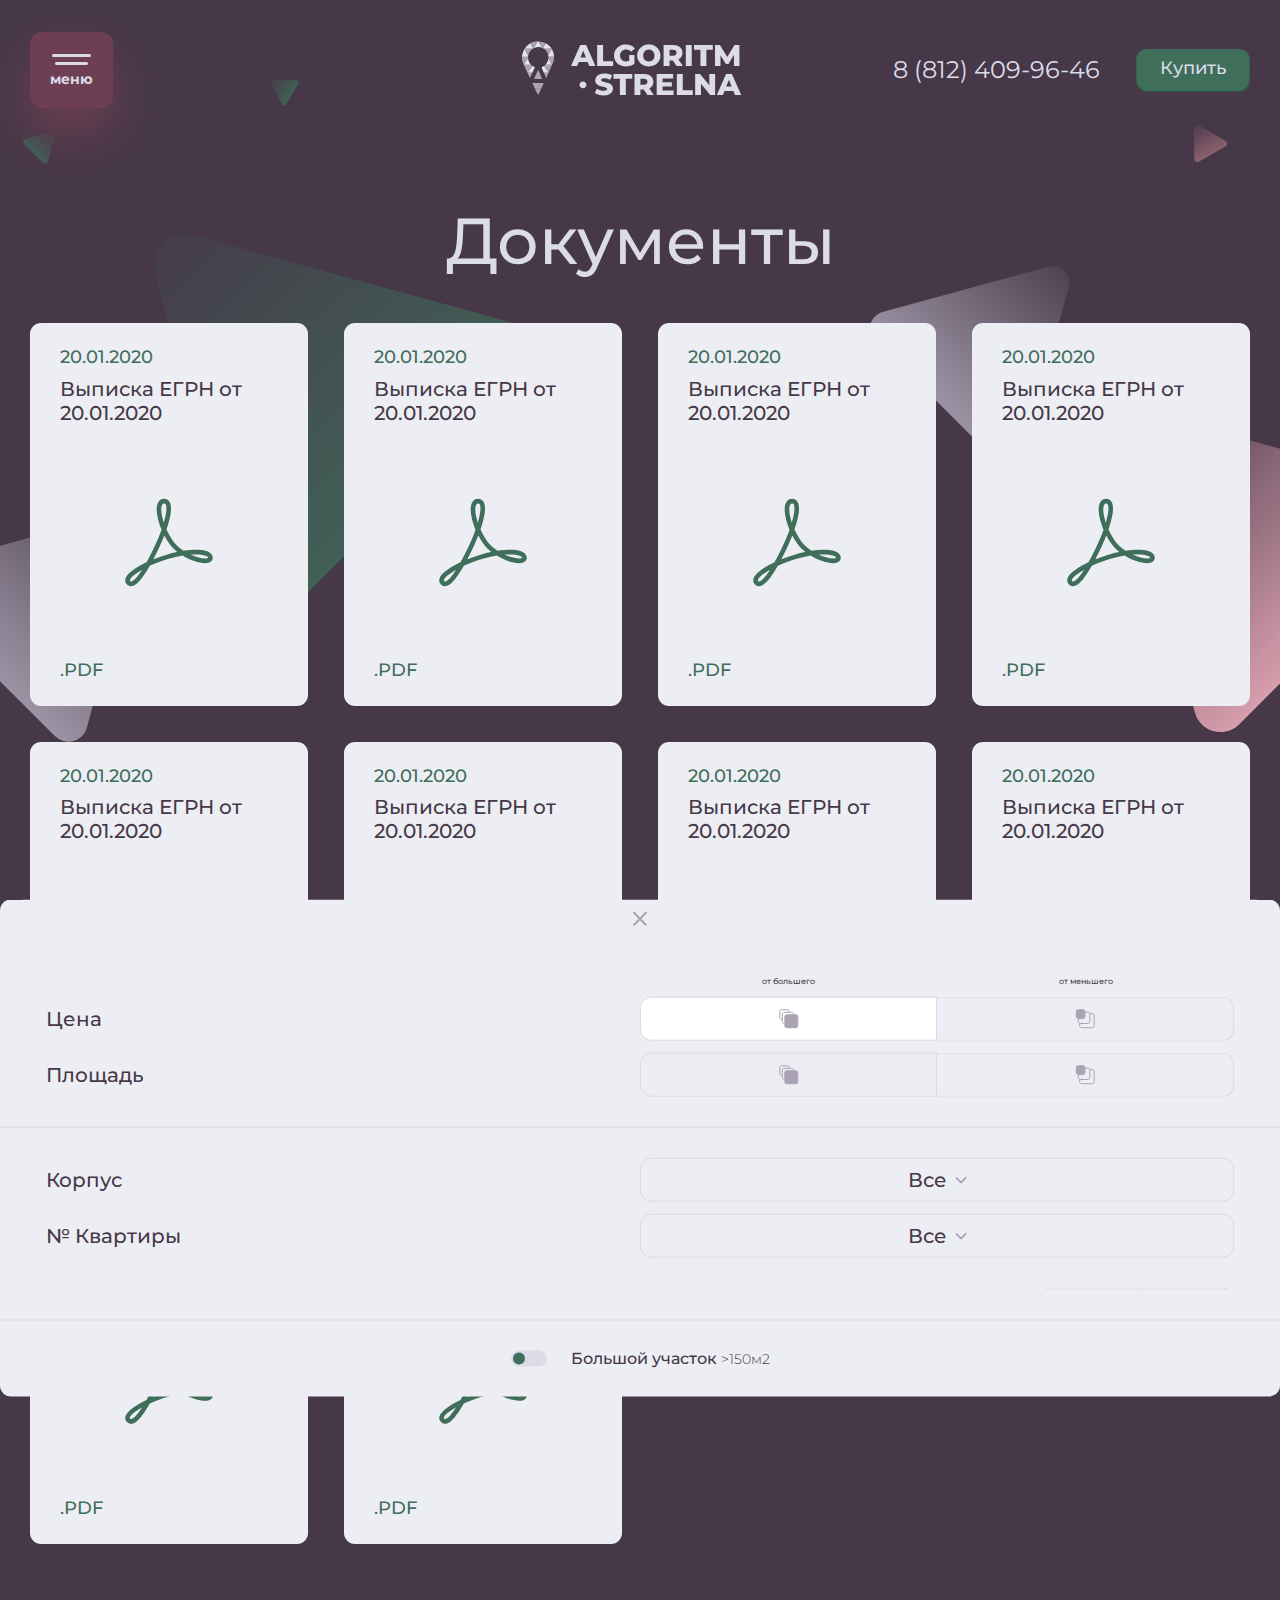
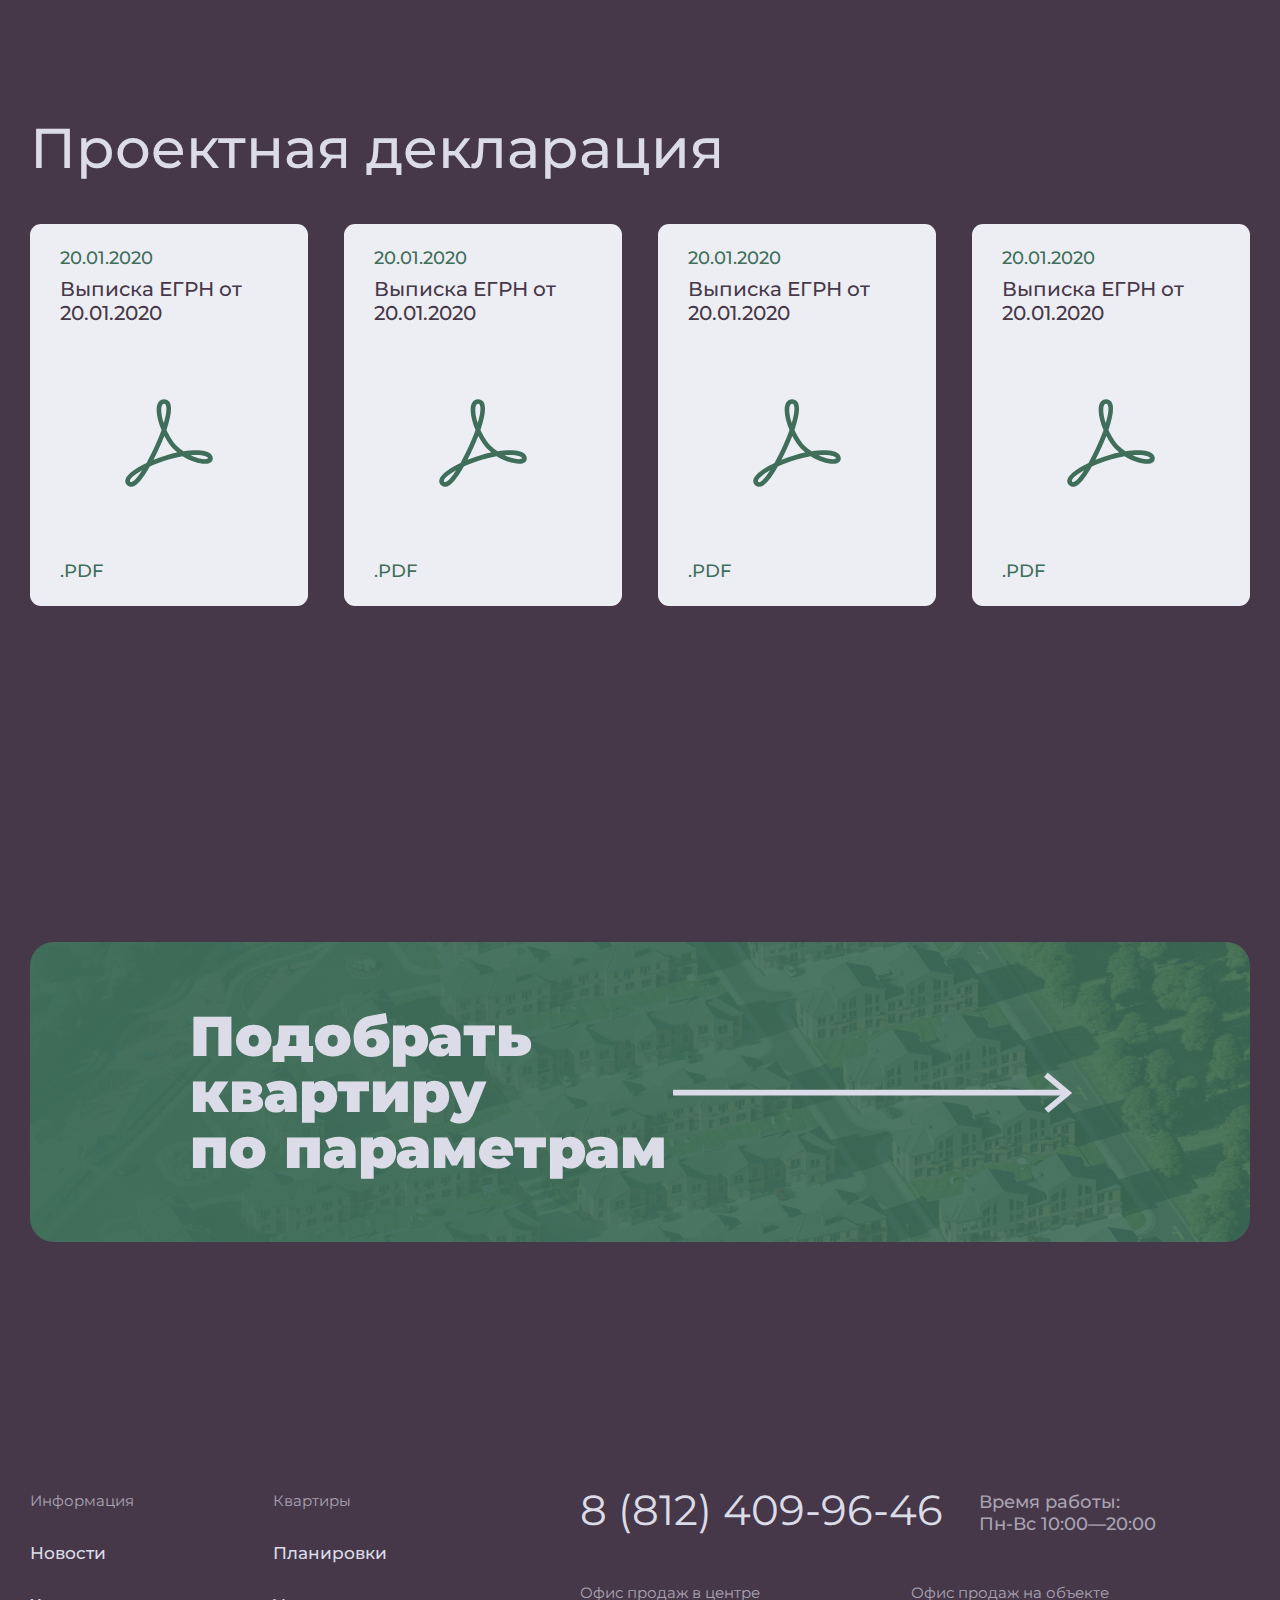
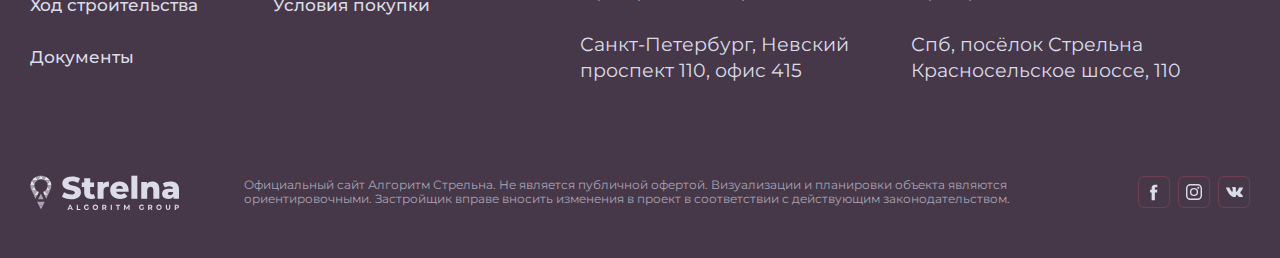
<file: docs.html>
<!DOCTYPE html>
<html class="no-js" lang="ru">
  <head>
    <meta charset="utf-8">
    <meta name="viewport" content="width=device-width, initial-scale=1.0, maximum-scale=1.0">
    <meta name="format-detection" content="telephone=no">
    <title>Главная :: Frontend pack</title>
    <!--
    link(rel="apple-touch-icon" sizes="180x180" href="assets/apple-touch-icon.png")
    link(rel="icon" type="image/png" sizes="32x32" href="assets/favicon-32x32.png")
    link(rel="icon" type="image/png" sizes="16x16" href="assets/favicon-16x16.png")
    link(rel="manifest" href="assets/site.webmanifest")
    link(rel="mask-icon" href="assets/safari-pinned-tab.svg" color="#ffffff")
    link(rel="shortcut icon" href="assets/favicon.ico")
    meta(name="msapplication-TileColor" content="#ffffff")
    meta(name="msapplication-config" content="assets/browserconfig.xml")
    meta(name="theme-color" content="#ffffff")
    
    -->
    <meta name="description" content="Description">
    <meta property="og:url" content="https://">
    <meta property="og:type" content="website">
    <meta property="og:title" content="title">
    <meta property="twitter:title" content="title">
    <meta property="og:description" content="description">
    <meta property="twitter:description" content="description">
    <meta property="og:image" content="assets/share.png">
    <link rel="stylesheet" href="https://fonts.googleapis.com/css2?family=Montserrat:wght@400;500;600;700;800;900&amp;display=swap">
    <link rel="stylesheet" href="./assets/css/common.css">
    <script src="https://polyfill.io/v3/polyfill.min.js?features=default"></script>
    <script src="https://api-maps.yandex.ru/2.1/?apikey=1cfce894-81e9-424c-b7af-ccc21b4ca1b2&amp;lang=ru_RU" type="text/javascript"></script>
  </head>
  <body class="body">
    <div class="header --desktop">
      <div class="container --flex --jcsb --aicn">
        <div class="header__left">
          <div class="burger">
            <div class="burger__ico"><img src="./assets/img/burger.svg" alt=""></div>
            <div class="burger__text">меню</div>
          </div>
        </div>
        <div class="header__center"><a class="logo" href="#"> <img src="./assets/img/logo.svg" alt=""></a></div>
        <div class="header__right"><a class="header__phone" href="tel:88124099646">8 (812) 409-96-46</a><a class="header__buy btn --green form__open"> <span>Купить</span></a></div>
      </div>
    </div>
    <div class="logo__mobile --mobile"><img src="./assets/img/mobile/logo.svg" alt=""></div>
    <div class="burger --mobile">
      <div class="burger__ico"><img src="./assets/img/burger.svg" alt=""></div>
      <div class="burger__text">меню</div>
    </div>
    <div class="menu">
      <div class="menu__close"></div>
      <div class="menu__item">
        <div class="menu__title">Квартиры</div>
        <div class="menu__link">Планировки<a href="#"> </a></div>
        <div class="menu__link">Условия покупки<a href="#"> </a></div>
        <div class="menu__link">Коммерческие помещения<a href="#"> </a></div>
      </div>
      <div class="menu__item"> 
        <div class="menu__title">Информация</div>
        <div class="menu__link">Новости<a href="#"> </a></div>
        <div class="menu__link">Ход строительства<a href="#"> </a></div>
        <div class="menu__link">Документы<a href="#"></a></div>
      </div>
      <div class="menu__info --mobile"> 
        <div class="menu__info__wrap"><a class="footer-phone" href="tel:88124099646">8 (812) 409-96-46</a>
          <div class="footer__time">Время работы: <br>Пн-Вс 10:00—20:00 </div>
          <div class="menu__info-bottom">
            <div class="footer__socials"><a class="footer__social" href="#">
                    <svg class="svgsprite _fb">
                      <use xlink:href="assets/img/sprites/svgsprites.svg#fb"></use>
                    </svg></a><a class="footer__social" href="#">
                    <svg class="svgsprite _in">
                      <use xlink:href="assets/img/sprites/svgsprites.svg#in"></use>
                    </svg></a><a class="footer__social" href="#">
                    <svg class="svgsprite _vk">
                      <use xlink:href="assets/img/sprites/svgsprites.svg#vk"></use>
                    </svg></a></div><a class="menu__info-btn" href="#map"> Офисы продаж </a>
          </div>
        </div>
      </div>
    </div>
    <div class="content">
      <section class="section-main section-docsspage">
        <div class="container">
          <div class="main__top main-top-left">
            <div class="main__left"></div>
            <div class="main__title"> 
              <h1>Документы</h1>
            </div>
            <div class="main__right">
              <div class="main__description"> </div>
            </div>
          </div>
          <div class="docs"> <a class="doc" href="#" download target="_blank"> 
              <div class="doc__date">20.01.2020</div>
              <div class="doc__name">Выписка ЕГРН от 20.01.2020</div>
              <div class="doc__ico"> <img src="./assets/img/pdf.svg" alt=""></div>
              <div class="doc__format">.PDF</div></a><a class="doc" href="#" download target="_blank"> 
              <div class="doc__date">20.01.2020</div>
              <div class="doc__name">Выписка ЕГРН от 20.01.2020</div>
              <div class="doc__ico"> <img src="./assets/img/pdf.svg" alt=""></div>
              <div class="doc__format">.PDF</div></a><a class="doc" href="#" download target="_blank"> 
              <div class="doc__date">20.01.2020</div>
              <div class="doc__name">Выписка ЕГРН от 20.01.2020</div>
              <div class="doc__ico"> <img src="./assets/img/pdf.svg" alt=""></div>
              <div class="doc__format">.PDF</div></a><a class="doc" href="#" download target="_blank"> 
              <div class="doc__date">20.01.2020</div>
              <div class="doc__name">Выписка ЕГРН от 20.01.2020</div>
              <div class="doc__ico"> <img src="./assets/img/pdf.svg" alt=""></div>
              <div class="doc__format">.PDF</div></a><a class="doc" href="#" download target="_blank"> 
              <div class="doc__date">20.01.2020</div>
              <div class="doc__name">Выписка ЕГРН от 20.01.2020</div>
              <div class="doc__ico"> <img src="./assets/img/pdf.svg" alt=""></div>
              <div class="doc__format">.PDF</div></a><a class="doc" href="#" download target="_blank"> 
              <div class="doc__date">20.01.2020</div>
              <div class="doc__name">Выписка ЕГРН от 20.01.2020</div>
              <div class="doc__ico"> <img src="./assets/img/pdf.svg" alt=""></div>
              <div class="doc__format">.PDF</div></a><a class="doc" href="#" download target="_blank"> 
              <div class="doc__date">20.01.2020</div>
              <div class="doc__name">Выписка ЕГРН от 20.01.2020</div>
              <div class="doc__ico"> <img src="./assets/img/pdf.svg" alt=""></div>
              <div class="doc__format">.PDF</div></a><a class="doc" href="#" download target="_blank"> 
              <div class="doc__date">20.01.2020</div>
              <div class="doc__name">Выписка ЕГРН от 20.01.2020</div>
              <div class="doc__ico"> <img src="./assets/img/pdf.svg" alt=""></div>
              <div class="doc__format">.PDF</div></a><a class="doc" href="#" download target="_blank"> 
              <div class="doc__date">20.01.2020</div>
              <div class="doc__name">Выписка ЕГРН от 20.01.2020</div>
              <div class="doc__ico"> <img src="./assets/img/pdf.svg" alt=""></div>
              <div class="doc__format">.PDF</div></a><a class="doc" href="#" download target="_blank"> 
              <div class="doc__date">20.01.2020</div>
              <div class="doc__name">Выписка ЕГРН от 20.01.2020</div>
              <div class="doc__ico"> <img src="./assets/img/pdf.svg" alt=""></div>
              <div class="doc__format">.PDF</div></a></div>
          <div class="docs__title">Проектная декларация</div>
          <div class="docs"> <a class="doc" href="#" download target="_blank"> 
              <div class="doc__date">20.01.2020</div>
              <div class="doc__name">Выписка ЕГРН от 20.01.2020</div>
              <div class="doc__ico"> <img src="./assets/img/pdf.svg" alt=""></div>
              <div class="doc__format">.PDF</div></a><a class="doc" href="#" download target="_blank"> 
              <div class="doc__date">20.01.2020</div>
              <div class="doc__name">Выписка ЕГРН от 20.01.2020</div>
              <div class="doc__ico"> <img src="./assets/img/pdf.svg" alt=""></div>
              <div class="doc__format">.PDF</div></a><a class="doc" href="#" download target="_blank"> 
              <div class="doc__date">20.01.2020</div>
              <div class="doc__name">Выписка ЕГРН от 20.01.2020</div>
              <div class="doc__ico"> <img src="./assets/img/pdf.svg" alt=""></div>
              <div class="doc__format">.PDF</div></a><a class="doc" href="#" download target="_blank"> 
              <div class="doc__date">20.01.2020</div>
              <div class="doc__name">Выписка ЕГРН от 20.01.2020</div>
              <div class="doc__ico"> <img src="./assets/img/pdf.svg" alt=""></div>
              <div class="doc__format">.PDF</div></a></div>
        </div>
      </section>
      <section class="section section-mainlink"> 
        <div class="container"><a class="main-link">
            <div class="main-link__text">Подобрать квартиру <br>по параметрам</div>
            <div class="main-link__arrow"> <img src="./assets/img/main-arrow.svg" alt=""></div></a></div>
      </section>
    </div>
    <div class="footer --desktop">
      <div class="container">
        <div class="footer__top">
          <div class="footer__left">
            <div class="footer-nav">
              <div class="footer-nav__item">
                <div class="footer-nav__title">Информация</div>
                <div class="footer-nav__link"><a href="#">Новости</a></div>
                <div class="footer-nav__link"><a href="#">Ход строительства</a></div>
                <div class="footer-nav__link"><a href="#">Документы</a></div>
              </div>
              <div class="footer-nav__item">
                <div class="footer-nav__title">Квартиры</div>
                <div class="footer-nav__link"><a href="#">Планировки</a></div>
                <div class="footer-nav__link"><a href="#">Условия покупки</a></div>
              </div>
            </div>
          </div>
          <div class="footer__right">
            <div class="footer-right-top"> <a class="footer-phone" href="tel:88124099646">8 (812) 409-96-46</a>
              <div class="footer__time">Время работы: <br>Пн-Вс 10:00—20:00 </div>
            </div>
            <div class="footer-right-bottom">  
              <div class="footer__contacts">
                <div class="footer__contacts-item"> 
                  <div class="footer-nav__title">Офис продаж в центре</div>
                  <div class="footer__contact">Санкт-Петербург, Невский проспект 110, офис 415</div>
                </div>
                <div class="footer__contacts-item"> 
                  <div class="footer-nav__title">Офис продаж на объекте</div>
                  <div class="footer__contact">Спб, посёлок Стрельна Красносельское шоссе, 110</div>
                </div>
              </div>
            </div>
          </div>
        </div>
        <div class="footer__bottom">
          <div class="footer__logo"><img src="./assets/img/footer__logo.svg" alt=""></div>
          <div class="footer__copyright">Официальный сайт Алгоритм Стрельна. Не является публичной офертой. Визуализации и планировки объекта являются ориентировочными. Застройщик вправе вносить изменения в проект в соответствии с действующим законодательством.</div>
          <div class="footer__socials"><a class="footer__social" href="#">
                  <svg class="svgsprite _fb">
                    <use xlink:href="assets/img/sprites/svgsprites.svg#fb"></use>
                  </svg></a><a class="footer__social" href="#">
                  <svg class="svgsprite _in">
                    <use xlink:href="assets/img/sprites/svgsprites.svg#in"></use>
                  </svg></a><a class="footer__social" href="#">
                  <svg class="svgsprite _vk">
                    <use xlink:href="assets/img/sprites/svgsprites.svg#vk"></use>
                  </svg></a></div>
        </div>
      </div>
    </div>
    <div class="footer --mobile">
      <div class="container">
        <div class="footer-mobile__top">
          <div class="footer-mobile__logo"><img src="./assets/img/mobile/logo.svg" alt=""></div>
          <div class="footer__socials"><a class="footer__social" href="#">
                  <svg class="svgsprite _fb">
                    <use xlink:href="assets/img/sprites/svgsprites.svg#fb"></use>
                  </svg></a><a class="footer__social" href="#">
                  <svg class="svgsprite _in">
                    <use xlink:href="assets/img/sprites/svgsprites.svg#in"></use>
                  </svg></a><a class="footer__social" href="#">
                  <svg class="svgsprite _vk">
                    <use xlink:href="assets/img/sprites/svgsprites.svg#vk"></use>
                  </svg></a></div>
        </div>
        <div class="footer-nav__item">
          <div class="footer-nav__title">Информация</div>
          <div class="footer-nav__link"><a href="#">Новости</a></div>
          <div class="footer-nav__link"><a href="#">Ход строительства</a></div>
          <div class="footer-nav__link"><a href="#">Документы</a></div>
        </div>
        <div class="footer-nav__item">
          <div class="footer-nav__title">Квартиры</div>
          <div class="footer-nav__link"><a href="#">Планировки</a></div>
          <div class="footer-nav__link"><a href="#">Условия покупки</a></div>
        </div>
        <div class="footer__time">Время работы: <br>Пн-Вс 10:00—20:00 </div><a class="footer-phone" href="tel:88124099646">8 (812) 409-96-46</a>
        <div class="footer__contacts-item"> 
          <div class="footer-nav__title">Офис продаж в центре</div>
          <div class="footer__contact">Санкт-Петербург, Невский проспект 110, офис 415</div>
        </div>
        <div class="footer__contacts-item"> 
          <div class="footer-nav__title">Офис продаж на объекте</div>
          <div class="footer__contact">Спб, посёлок Стрельна Красносельское шоссе, 110  </div>
        </div>
        <div class="footer__copyright">Официальный сайт Алгоритм Стрельна. Не является публичной офертой. Визуализации и планировки объекта являются ориентировочными. Застройщик вправе вносить изменения в проект в соответствии с действующим законодательством.</div>
      </div>
    </div>
    <div class="flats">
      <div class="container"> 
        <div class="back back-flats"><img src="./assets/img/back.svg" alt="">Назад</div>
      </div>
      <div class="flats__btns"> 
        <div class="tabs__item tabs__item--houses">Общий план</div>
        <div class="tabs__item active">Список квартир</div>
      </div>
      <div class="container">
        <div class="flats__head">
          <div class="flats__title">Квартиры</div>
          <div class="flats__number"> 
            <div class="flats__number-summ">62 </div>
            <div class="flats__number-text">квартиры доступно</div>
          </div>
        </div>
        <div class="mobile__filtres --mobile">
          <div class="mobile__filter --open-filter">Фильтр 0</div>
          <div class="mobile__filter --open-sort">Сортировать</div>
        </div>
        <div class="flats__content">
          <div class="flats__left">
            <div class="flats__table-scroll">
              <table class="flats__table">
                <thead>
                  <tr> 
                    <td> 
                      <div class="flats__tabel-filter">Корпус<img src="./assets/img/filter.svg" alt=""></div>
                    </td>
                    <td> 
                      <div class="flats__tabel-filter">Номер<img src="./assets/img/filter.svg" alt=""></div>
                    </td>
                    <td> 
                      <div class="flats__tabel-filter">Уровней<img src="./assets/img/filter.svg" alt=""></div>
                    </td>
                    <td> 
                      <div class="flats__tabel-filter">Площадь<img src="./assets/img/filter.svg" alt=""></div>
                    </td>
                    <td> 
                      <div class="flats__tabel-filter">Цена<img src="./assets/img/filter.svg" alt=""></div>
                    </td>
                    <td> </td>
                  </tr>
                </thead>
                <tbody>
                  <tr class="--faltopen">
                    <td>26</td>
                    <td> <span class="table__number">№</span>2606</td>
                    <td> 
                      <div class="flat__level">3 </div>
                    </td>
                    <td>120 м2</td>
                    <td>7 254 700₽ </td>
                    <td> <a class="btn --green"> <span>смотреть</span></a></td>
                  </tr>
                </tbody>
              </table>
              <div class="flat-mobile --mobile">
                <div class="flat__close"><img src="./assets/img/flats/close-mobile.svg" alt=""></div>
                <div class="flat__number"><span>№</span>2606</div>
                <div class="flat__compas">  <img src="./assets/img/flats/compas.svg" alt=""></div>
                <div class="flat__pics flat__pics-mobile">
                  <div class="swiper-wrapper">  
                    <div class="flat__pic swiper-slide"><img src="./assets/img/flats/pic.png" alt=""></div>
                    <div class="flat__pic swiper-slide"><img src="./assets/img/flats/pic.png" alt=""></div>
                    <div class="flat__pic swiper-slide"><img src="./assets/img/flats/pic.png" alt=""></div>
                  </div>
                  <div class="swiper-pagination"></div>
                  <div class="swiper-button-prev"><img src="./assets/img/flats/slider-prev.svg" alt=""></div>
                  <div class="swiper-button-next"><img src="./assets/img/flats/slider-next.svg" alt=""></div>
                </div>
                <div class="flat__right">
                  <div class="flat__right-icons">
                    <div class="flat__right-icon"><img src="./assets/img/flats/i-1.svg" alt="">Собственный <br>участок 90м2</div>
                    <div class="flat__right-icon"><img src="./assets/img/flats/i-2.svg" alt="">Центральные <br>коммуникации</div>
                    <div class="flat__right-icon"><img src="./assets/img/flats/i-3.svg" alt="">2 личных места <br>для парковки</div>
                  </div>
                  <div class="flat__right-info">
                    <div class="flat__right-info-item">
                       7 254 700₽ <span>стоимость</span></div>
                    <div class="flat__right-info-item">
                       120м2<span>площадь</span></div>
                    <div class="flat__right-info-item">
                       3<span>уровня</span></div>
                  </div>
                  <div class="flat__right-buttons"> 
                    <div class="btn --green form__open"> <span>Отправить заявку</span></div><a class="btn --transparent" href="" download> Скачать планировку</a>
                  </div>
                  <div class="falt__right-ipoteka">
                    <div class="ipoteka__top">
                      <div class="ipoteka__name">Расчет ипотеки</div>
                      <div class="ipoteka__icons"><img src="./assets/img/main/alfa.svg" alt=""><img src="./assets/img/main/sber.svg" alt=""><img src="./assets/img/main/raif.svg" alt=""></div>
                      <div class="ipoteka__arrow"><img src="./assets/img/flats/dropdown.svg" alt=""></div>
                    </div>
                    <div class="ipoteka__drop">
                      <div class="ipoteka__panels">
                        <div class="ipoteka__panel">
                          <div class="ipoteka__description --center">Ежемесячный платёж</div>
                          <div class="counter">
                            <div class="counter__minus"><img src="./assets/img/flats/minus.svg" alt=""></div>
                            <input class="counter__input" type="text" value="40000₽" disabled>
                            <div class="counter__plus"><img src="./assets/img/flats/plus.svg" alt=""></div>
                          </div>
                          <div class="ipoteka__items">
                            <div class="ipoteka__item">
                              <div class="ipoteka__description"> Ставка</div>
                              <div class="ipoteka__numbers">8,59%</div>
                            </div>
                            <div class="ipoteka__item">
                              <div class="ipoteka__description">Сумма ипотеки</div>
                              <div class="ipoteka__numbers">7 254 700₽ </div>
                            </div>
                            <div class="ipoteka__item">
                              <div class="ipoteka__description">Налоговый вычет</div>
                              <div class="ipoteka__numbers">650 000₽ </div>
                            </div>
                          </div>
                        </div>
                        <div class="ipoteka__panel-btns">
                          <div class="ipoteka__panel-btn"><img src="./assets/img/main/alfa.svg" alt="" width="14"></div>
                          <div class="ipoteka__panel-btn"><img src="./assets/img/main/sber.svg" alt="" width="23"></div>
                          <div class="ipoteka__panel-btn"><img src="./assets/img/main/raif.svg" alt="" width="23"></div>
                        </div>
                      </div>
                      <div class="ipoteka__ranges"> 
                        <div class="ipoteka__range-item">
                          <div class="ipoteka__range-title"><span id="ipoteka__summ_1">1</span>₽</div>
                          <div class="ipoteka__range_1" id="ipoteka__range_1"></div>
                          <div class="range__description">Первоначальный взнос</div>
                        </div>
                        <div class="ipoteka__range-item">
                          <div class="ipoteka__range-title"><span id="ipoteka__summ_2">1</span>лет</div>
                          <div class="ipoteka__range_2" id="ipoteka__range_2"></div>
                          <div class="range__description">Срок ипотеки</div>
                        </div>
                      </div>
                    </div>
                  </div>
                </div>
              </div>
            </div>
          </div>
          <div class="flats__right --desktop">
            <div class="flats__filter">
              <div class="flats__filter-item">
                <div class="flats__filter-numbers">
                  <div class="flats__filter-min"><span id="range_1_min"></span>МЛН/₽</div>
                  <div class="flats__filter-line"></div>
                  <div class="flats__filter-max"><span id="range_1_max"></span>МЛН/₽</div>
                </div>
                <div class="range_1" id="range_1"></div>
                <div class="range__description">cтоимость</div>
              </div>
              <div class="flats__filter-item">
                <div class="flats__filter-numbers">
                  <div class="flats__filter-min"><span id="range_2_min"></span>м2</div>
                  <div class="flats__filter-line"></div>
                  <div class="flats__filter-max"><span id="range_2_max"></span>м2</div>
                </div>
                <div class="range_1" id="range_2"></div>
                <div class="range__description">площадь</div>
              </div>
              <div class="flats__filter-item">
                <div class="flats__filter-lavels">
                  <div class="flats__filter-lavels-text">Уровней <br>в квартире</div>
                  <div class="flats__filter-lavels-buttons">
                    <div class="flats__filter-lavels-button">2</div>
                    <div class="flats__filter-lavels-button">3</div>
                  </div>
                </div>
              </div>
              <div class="flats__filter-item">
                <div class="flats__big">
                  <div class="flats__switch"> </div>
                  <div class="flats__big-text">
                     Большой участок  <span>>150м2</span></div>
                </div>
              </div>
            </div>
          </div>
        </div>
      </div>
    </div>
    <div class="houses"> 
      <div class="container"> 
        <div class="back back-houses"><img src="./assets/img/back-white.svg" alt="">Назад</div>
        <div class="flats__btns"> 
          <div class="tabs__item tabs__item--houses">Общий план</div>
          <div class="tabs__item active">Список квартир</div>
        </div>
      </div>
      <div class="container">
        <div class="houses__title">
           Корпус 26
          <div class="houses__title-button">
                <svg class="svgsprite _dropdown">
                  <use xlink:href="assets/img/sprites/svgsprites.svg#dropdown"></use>
                </svg>
          </div>
        </div>
      </div>
      <div class="houses__list"> 
        <div class="houses__item --faltopen">
          <div class="houses__info"> 
            <div class="houses__info-number"><span>№</span>2601</div>
            <div class="houses__info-bottom"> 
              <div class="houses__info-price">5,1<span>млн ₽</span></div>
              <div class="houses__info-square">70<span>
                   м<sup>2</sup></span></div>
            </div>
          </div><img src="./assets/img/houses/1.png" alt="">
        </div>
        <div class="houses__item --faltopen">
          <div class="houses__info"> 
            <div class="houses__info-number"><span>№</span>2601</div>
            <div class="houses__info-bottom"> 
              <div class="houses__info-price">5,1<span>млн ₽</span></div>
              <div class="houses__info-square">70<span>
                   м<sup>2</sup></span></div>
            </div>
          </div><img src="./assets/img/houses/2.png" alt="">
        </div>
        <div class="houses__item --faltopen">
          <div class="houses__info"> 
            <div class="houses__info-number"><span>№</span>2601</div>
            <div class="houses__info-bottom"> 
              <div class="houses__info-price">5,1<span>млн ₽</span></div>
              <div class="houses__info-square">70<span>
                   м<sup>2</sup></span></div>
            </div>
          </div><img src="./assets/img/houses/3.png" alt="">
        </div>
        <div class="houses__item --faltopen">
          <div class="houses__info"> 
            <div class="houses__info-number"><span>№</span>2601</div>
            <div class="houses__info-bottom"> 
              <div class="houses__info-price">5,1<span>млн ₽</span></div>
              <div class="houses__info-square">70<span>
                   м<sup>2</sup></span></div>
            </div>
          </div><img src="./assets/img/houses/4.png" alt="">
        </div>
        <div class="houses__item --faltopen">
          <div class="houses__info"> 
            <div class="houses__info-number"><span>№</span>2601</div>
            <div class="houses__info-bottom"> 
              <div class="houses__info-price">5,1<span>млн ₽</span></div>
              <div class="houses__info-square">70<span>
                   м<sup>2</sup></span></div>
            </div>
          </div><img src="./assets/img/houses/5.png" alt="">
        </div>
        <div class="houses__item --faltopen">
          <div class="houses__info"> 
            <div class="houses__info-number"><span>№</span>2601</div>
            <div class="houses__info-bottom"> 
              <div class="houses__info-price">5,1<span>млн ₽</span></div>
              <div class="houses__info-square">70<span>
                   м<sup>2</sup></span></div>
            </div>
          </div><img src="./assets/img/houses/6.png" alt="">
        </div>
        <div class="houses__item --faltopen">
          <div class="houses__info"> 
            <div class="houses__info-number"><span>№</span>2601</div>
            <div class="houses__info-bottom"> 
              <div class="houses__info-price">5,1<span>млн ₽</span></div>
              <div class="houses__info-square">70<span>
                   м<sup>2</sup></span></div>
            </div>
          </div><img src="./assets/img/houses/7.png" alt="">
        </div>
      </div>
    </div>
    <div class="flat --desktop">
      <div class="flat__close"><img src="./assets/img/flats/close.svg" alt=""></div>
      <div class="flat__number"><span>№</span>2606</div>
      <div class="flat__compas">  <img src="./assets/img/flats/compas.svg" alt=""></div>
      <div class="flat__nav">
        <div class="flat__nav-next"><img src="./assets/img/flats/prev.svg" alt="">2607</div>
        <div class="flat__nav-prev">2605<img src="./assets/img/flats/next.svg" alt=""></div>
      </div>
      <div class="falt__wrap">
        <div class="flat__left"> 
          <div class="flat__tabs"> 
            <div class="flat__tab active">1<span>этаж</span></div>
            <div class="flat__tab">2<span>этаж</span></div>
            <div class="flat__tab">3<span>этаж</span></div>
          </div>
          <div class="flat__pics">  
            <div class="flat__pic active"><img src="./assets/img/flats/pic.png" alt=""></div>
            <div class="flat__pic"><img src="./assets/img/flats/pic.png" alt=""></div>
            <div class="flat__pic"><img src="./assets/img/flats/pic.png" alt=""></div>
          </div>
        </div>
        <div class="flat__right">
          <div class="flat__right-icons">
            <div class="flat__right-icon"><img src="./assets/img/flats/i-1.svg" alt="">Собственный <br>участок 90м2</div>
            <div class="flat__right-icon"><img src="./assets/img/flats/i-2.svg" alt="">Центральные <br>коммуникации</div>
            <div class="flat__right-icon"><img src="./assets/img/flats/i-3.svg" alt="">2 личных места <br>для парковки</div>
          </div>
          <div class="flat__right-info">
            <div class="flat__right-info-item">
               7 254 700₽ <span>стоимость</span></div>
            <div class="flat__right-info-item">
               120м2<span>площадь</span></div>
            <div class="flat__right-info-item">
               3<span>уровня</span></div>
          </div>
          <div class="flat__right-buttons"> 
            <div class="btn --green form__open"><span>Отправить заявку</span></div><a class="btn --transparent" href="" download> Скачать планировку</a>
          </div>
          <div class="falt__right-ipoteka">
            <div class="ipoteka__top">
              <div class="ipoteka__name">Расчет ипотеки</div>
              <div class="ipoteka__icons"><img src="./assets/img/main/alfa.svg" alt=""><img src="./assets/img/main/sber.svg" alt=""><img src="./assets/img/main/raif.svg" alt=""></div>
              <div class="ipoteka__arrow"><img src="./assets/img/flats/dropdown.svg" alt=""></div>
            </div>
            <div class="ipoteka__drop">
              <div class="ipoteka__panels">
                <div class="ipoteka__panel">
                  <div class="ipoteka__description --center">Ежемесячный платёж</div>
                  <div class="counter">
                    <div class="counter__minus"><img src="./assets/img/flats/minus.svg" alt=""></div>
                    <input class="counter__input" type="text" value="40000₽" disabled>
                    <div class="counter__plus"><img src="./assets/img/flats/plus.svg" alt=""></div>
                  </div>
                  <div class="ipoteka__items">
                    <div class="ipoteka__item">
                      <div class="ipoteka__description"> Ставка</div>
                      <div class="ipoteka__numbers">8,59%</div>
                    </div>
                    <div class="ipoteka__item">
                      <div class="ipoteka__description">Сумма ипотеки</div>
                      <div class="ipoteka__numbers">7 254 700₽ </div>
                    </div>
                    <div class="ipoteka__item">
                      <div class="ipoteka__description">Налоговый вычет</div>
                      <div class="ipoteka__numbers">650 000₽ </div>
                    </div>
                  </div>
                </div>
                <div class="ipoteka__panel-btns">
                  <div class="ipoteka__panel-btn"><img src="./assets/img/main/alfa.svg" alt="" width="14"></div>
                  <div class="ipoteka__panel-btn"><img src="./assets/img/main/sber.svg" alt="" width="23"></div>
                  <div class="ipoteka__panel-btn"><img src="./assets/img/main/raif.svg" alt="" width="23"></div>
                </div>
              </div>
              <div class="ipoteka__ranges"> 
                <div class="ipoteka__range-item">
                  <div class="ipoteka__range-title"><span id="ipoteka__summ_1">1</span>₽</div>
                  <div class="ipoteka__range_1" id="ipoteka__range_1"></div>
                  <div class="range__description">Первоначальный взнос</div>
                </div>
                <div class="ipoteka__range-item">
                  <div class="ipoteka__range-title"><span id="ipoteka__summ_2">1</span>лет</div>
                  <div class="ipoteka__range_2" id="ipoteka__range_2"></div>
                  <div class="range__description">Срок ипотеки</div>
                </div>
              </div>
            </div>
          </div>
        </div>
      </div>
    </div>
    <form class="form">
      <div class="form__succes">
        <div class="form__succes__bg"> </div>
        <div class="form__succes__content"><img src="./assets/img/succes.svg" alt="">
          <div class="form__succes-title">Заявка успешно отправлена</div>
          <div class="form__succes-description">Мы скоро с вами свяжемся</div>
        </div>
      </div>
      <div class="form__close --desktop"><img src="./assets/img/form/close.svg" alt=""></div>
      <div class="form__close --mobile"><img src="./assets/img/flats/close-mobile.svg" alt=""></div>
      <div class="container"> 
        <div class="form__left"> 
          <div class="form__title">Расскажем обо всём, что вас интересует</div>
          <div class="form__undertitle">Отправьте заявку и мы перезвоним вам <br>в ближайшее время, что бы развеять <br>все ваши сомнения насчёт покупки</div><img src="./assets/img/form/form.png" alt="">
        </div>
        <div class="form__right">
          <div class="form__item">
            <input type="text" placeholder="Как вас зовут">
            <div class="form__description">Имя</div>
          </div>
          <div class="form__item">
            <input class="js-mask__tel" type="text" placeholder="+7 ( _ _ _ ) _ _ _ - _ _ - _ _">
            <div class="form__description">Телефон</div>
          </div>
          <div class="form__item">
            <input type="text" placeholder="Ваш e-mail">
            <div class="form__description">E-mail</div>
          </div>
          <div class="form__item">
            <textarea></textarea>
            <div class="form__description">Что вас интересует</div>
          </div>
          <div class="form__switch-wrap"> 
            <div class="form__switch"></div>Согласен на обработку моих персональных данных
          </div>
        </div>
        <button class="form__submit --mobile" type="submit">Отправить</button>
      </div>
      <button class="form__submit --desktop" type="submit">Отправить</button>
    </form>
    <div class="gallery"> 
      <div class="gallery__info"> 
        <div class="slide__title">
          <div class="slide__date">8-12 </div>Доработка фундамента
        </div>
        <div class="slide__text">Завершение работ по фундаменту для секций №5 №6 и №7</div>
      </div>
      <div class="galery__close">
        <picture>
          <source srcset="./assets/img/close-white-mobile.svg" media="(max-width: 980px)"><img src="./assets/img/close-white.svg" alt="">
        </picture>
      </div>
      <div class="gallery__slider">
        <div class="swiper-wrapper">
          <div class="swiper-slide" style="background: url(./assets/img/about/4.png) no-repeat center / cover"></div>
          <div class="swiper-slide" style="background: url(./assets/img/about/4.png) no-repeat center / cover"></div>
          <div class="swiper-slide" style="background: url(./assets/img/about/4.png) no-repeat center / cover"></div>
          <div class="swiper-slide" style="background: url(./assets/img/about/4.png) no-repeat center / cover"></div>
          <div class="swiper-slide" style="background: url(./assets/img/about/4.png) no-repeat center / cover"></div>
          <div class="swiper-slide" style="background: url(./assets/img/about/4.png) no-repeat center / cover"></div>
          <div class="swiper-slide" style="background: url(./assets/img/about/4.png) no-repeat center / cover"></div>
          <div class="swiper-slide" style="background: url(./assets/img/about/4.png) no-repeat center / cover"></div>
          <div class="swiper-slide" style="background: url(./assets/img/about/4.png) no-repeat center / cover"></div>
        </div>
      </div>
      <div class="gallery__thumbs">
        <div class="swiper-wrapper">
          <div class="swiper-slide" style="background: url(./assets/img/about/4.png) no-repeat center / cover"></div>
          <div class="swiper-slide" style="background: url(./assets/img/about/4.png) no-repeat center / cover"></div>
          <div class="swiper-slide" style="background: url(./assets/img/about/4.png) no-repeat center / cover"></div>
          <div class="swiper-slide" style="background: url(./assets/img/about/4.png) no-repeat center / cover"></div>
          <div class="swiper-slide" style="background: url(./assets/img/about/4.png) no-repeat center / cover"></div>
          <div class="swiper-slide" style="background: url(./assets/img/about/4.png) no-repeat center / cover"></div>
          <div class="swiper-slide" style="background: url(./assets/img/about/4.png) no-repeat center / cover"></div>
          <div class="swiper-slide" style="background: url(./assets/img/about/4.png) no-repeat center / cover"></div>
          <div class="swiper-slide" style="background: url(./assets/img/about/4.png) no-repeat center / cover"></div>
        </div>
      </div>
    </div>
    <div class="popup-filter popup-filter--filter">
      <div class="filter-close"> <img src="./assets/img/close-filter.svg" alt=""></div>
      <div class="flats__filter">
        <div class="flats__filter-item">
          <div class="flats__filter-numbers">
            <div class="flats__filter-min"><span id="range_1_min-mobile"></span>МЛН/₽</div>
            <div class="flats__filter-line"></div>
            <div class="flats__filter-max"><span id="range_1_max-mobile"></span>МЛН/₽</div>
          </div>
          <div class="range_1" id="range_1-mobile"></div>
          <div class="range__description">cтоимость</div>
        </div>
        <div class="flats__filter-item">
          <div class="flats__filter-numbers">
            <div class="flats__filter-min"><span id="range_2_min-mobile"></span>м2</div>
            <div class="flats__filter-line"></div>
            <div class="flats__filter-max"><span id="range_2_max-mobile"></span>м2</div>
          </div>
          <div class="range_1" id="range_2-mobile"></div>
          <div class="range__description">площадь</div>
        </div>
        <div class="flats__filter-item">
          <div class="flats__filter-lavels">
            <div class="flats__filter-lavels-text">Уровней <br>в квартире</div>
            <div class="flats__filter-lavels-buttons">
              <div class="flats__filter-lavels-button">2</div>
              <div class="flats__filter-lavels-button">3</div>
            </div>
          </div>
        </div>
        <div class="flats__filter-item">
          <div class="flats__big">
            <div class="flats__switch"> </div>
            <div class="flats__big-text">
               Большой участок  <span>>150м2</span></div>
          </div>
        </div>
      </div>
    </div>
    <div class="popup-filter popup-filter--sort">
      <div class="filter-close"> <img src="./assets/img/close-filter.svg" alt=""></div>
      <div class="sort">
        <div class="flats__filter-item">
          <div class="sort__item">
            <div class="sort__item-left"></div>
            <div class="sort__item-right">
              <div class="sort__col"> 
                <div class="sort__small-text">от большего</div>
              </div>
              <div class="sort__col">
                <div class="sort__small-text">от меньшего</div>
              </div>
            </div>
          </div>
          <div class="sort__item">
            <div class="sort__item-left">Цена</div>
            <div class="sort__item-right">
              <div class="sort__col"> 
                <label class="sort__radio --left">
                  <input type="radio" name="sort-1" checked><span><img src="./assets/img/sort-1.svg" alt=""></span>
                </label>
              </div>
              <div class="sort__col"> 
                <label class="sort__radio --right">
                  <input type="radio" name="sort-1"><span><img src="./assets/img/sort-2.svg" alt=""></span>
                </label>
              </div>
            </div>
          </div>
          <div class="sort__item">
            <div class="sort__item-left">Площадь</div>
            <div class="sort__item-right">
              <div class="sort__col"> 
                <label class="sort__radio --left">
                  <input type="radio" name="sort-2"><span><img src="./assets/img/sort-1.svg" alt=""></span>
                </label>
              </div>
              <div class="sort__col"> 
                <label class="sort__radio --right">
                  <input type="radio" name="sort-2"><span><img src="./assets/img/sort-2.svg" alt=""></span>
                </label>
              </div>
            </div>
          </div>
        </div>
        <div class="flats__filter-item">
          <div class="sort__item">
            <div class="sort__item-left">Корпус</div>
            <div class="sort__item-right">
              <div class="select"> 
                <div class="select__main"> Все</div>
                <div class="select__list"> 
                  <div class="select__item">11111111111111</div>
                  <div class="select__item">222222</div>
                  <div class="select__item">333333333</div>
                  <div class="select__item">444444444444</div>
                </div>
              </div>
            </div>
          </div>
          <div class="sort__item">
            <div class="sort__item-left">№ Квартиры</div>
            <div class="sort__item-right">
              <div class="select"> 
                <div class="select__main"> Все</div>
                <div class="select__list"> 
                  <div class="select__item">11111111111111</div>
                  <div class="select__item">222222</div>
                  <div class="select__item">333333333</div>
                  <div class="select__item">444444444444</div>
                </div>
              </div>
            </div>
          </div>
        </div>
      </div>
    </div>
    <script src="assets/js/vendors~main.bundle.js"></script>
    <script src="assets/js/main.bundle.js?v=1.2.3"></script>
  </body>
</html>
</file>
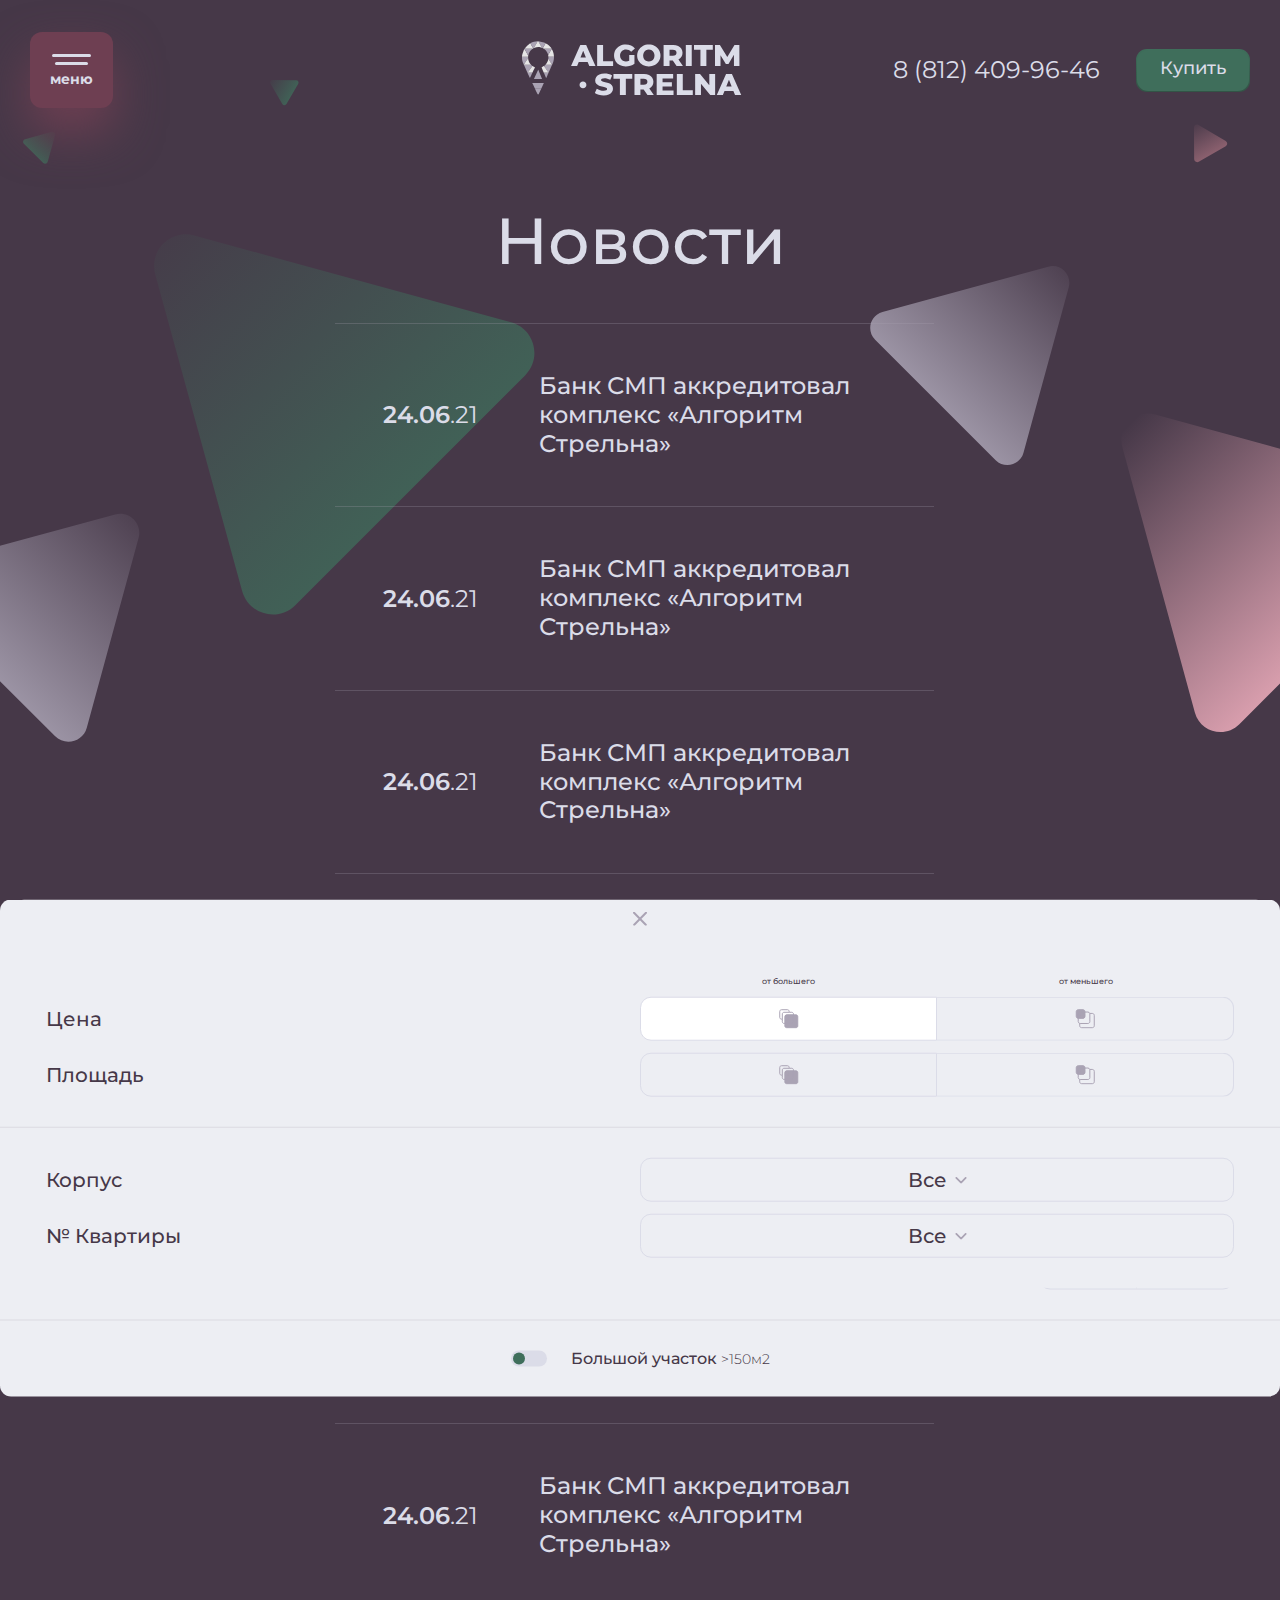
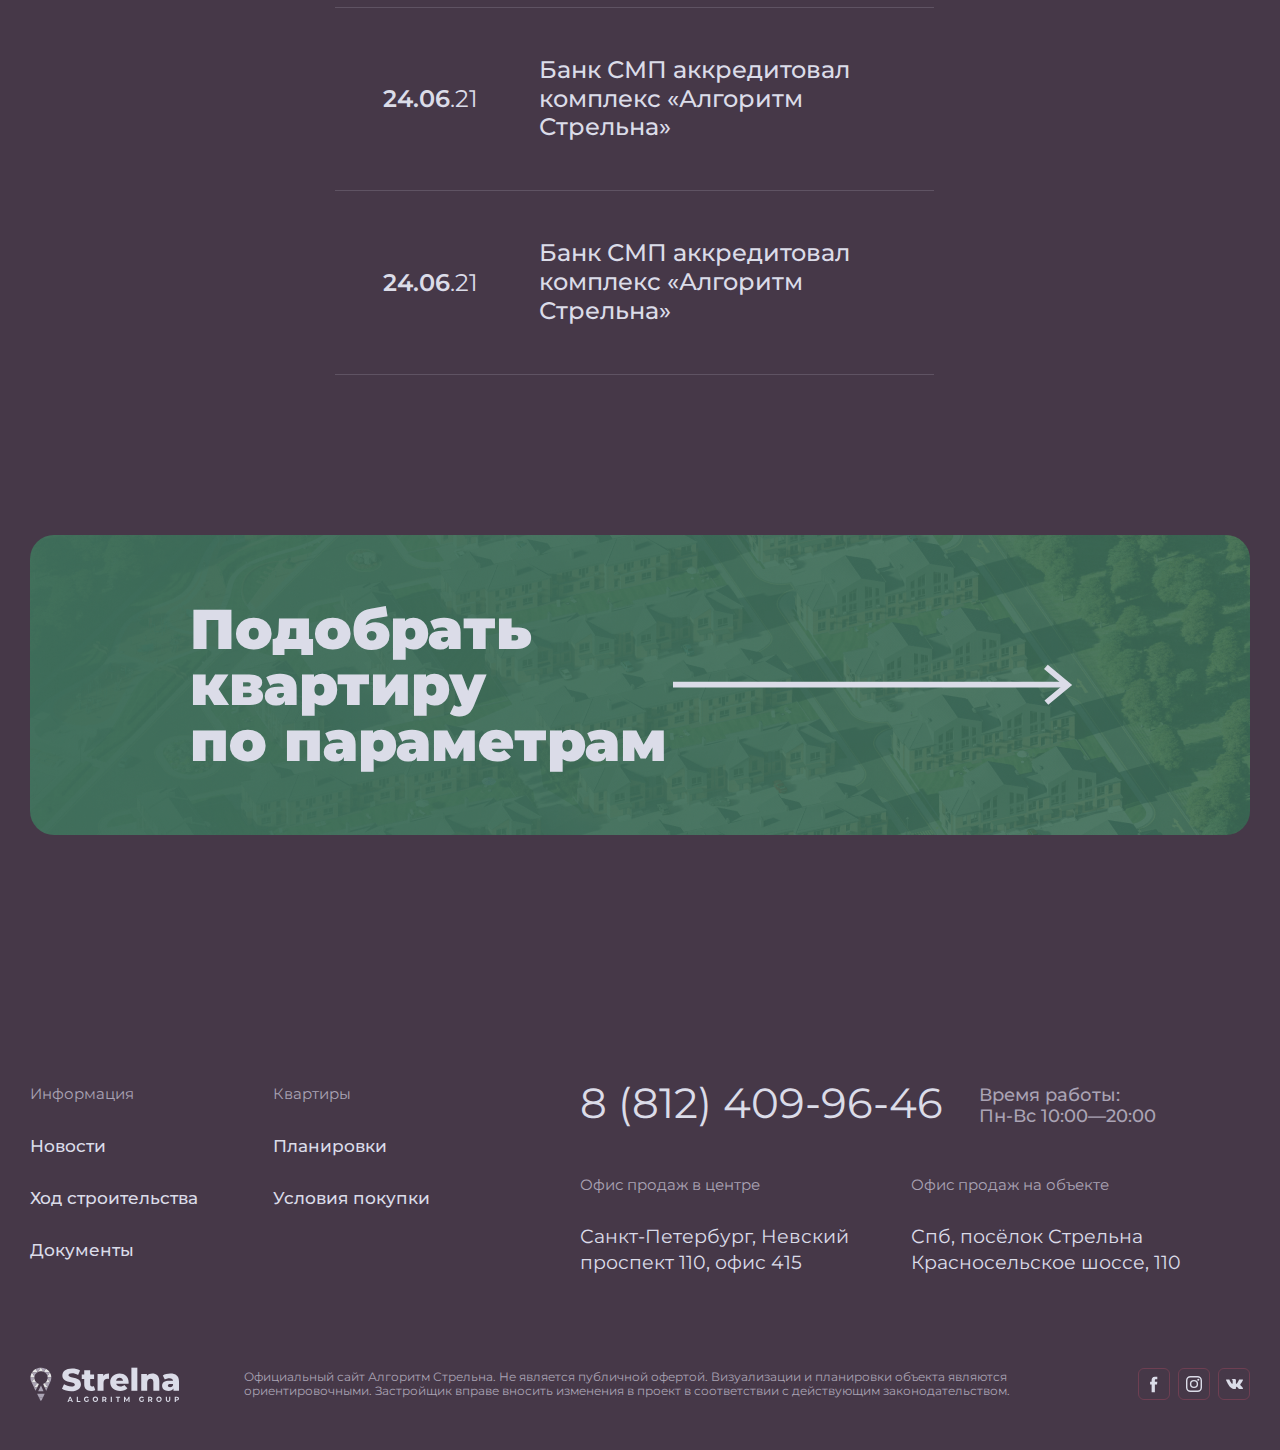
<file: news.html>
<!DOCTYPE html>
<html class="no-js" lang="ru">
  <head>
    <meta charset="utf-8">
    <meta name="viewport" content="width=device-width, initial-scale=1.0, maximum-scale=1.0">
    <meta name="format-detection" content="telephone=no">
    <title>Главная :: Frontend pack</title>
    <!--
    link(rel="apple-touch-icon" sizes="180x180" href="assets/apple-touch-icon.png")
    link(rel="icon" type="image/png" sizes="32x32" href="assets/favicon-32x32.png")
    link(rel="icon" type="image/png" sizes="16x16" href="assets/favicon-16x16.png")
    link(rel="manifest" href="assets/site.webmanifest")
    link(rel="mask-icon" href="assets/safari-pinned-tab.svg" color="#ffffff")
    link(rel="shortcut icon" href="assets/favicon.ico")
    meta(name="msapplication-TileColor" content="#ffffff")
    meta(name="msapplication-config" content="assets/browserconfig.xml")
    meta(name="theme-color" content="#ffffff")
    
    -->
    <meta name="description" content="Description">
    <meta property="og:url" content="https://">
    <meta property="og:type" content="website">
    <meta property="og:title" content="title">
    <meta property="twitter:title" content="title">
    <meta property="og:description" content="description">
    <meta property="twitter:description" content="description">
    <meta property="og:image" content="assets/share.png">
    <link rel="stylesheet" href="https://fonts.googleapis.com/css2?family=Montserrat:wght@400;500;600;700;800;900&amp;display=swap">
    <link rel="stylesheet" href="./assets/css/common.css">
    <script src="https://polyfill.io/v3/polyfill.min.js?features=default"></script>
    <script src="https://api-maps.yandex.ru/2.1/?apikey=1cfce894-81e9-424c-b7af-ccc21b4ca1b2&amp;lang=ru_RU" type="text/javascript"></script>
  </head>
  <body class="body">
    <div class="header --desktop">
      <div class="container --flex --jcsb --aicn">
        <div class="header__left">
          <div class="burger">
            <div class="burger__ico"><img src="./assets/img/burger.svg" alt=""></div>
            <div class="burger__text">меню</div>
          </div>
        </div>
        <div class="header__center"><a class="logo" href="#"> <img src="./assets/img/logo.svg" alt=""></a></div>
        <div class="header__right"><a class="header__phone" href="tel:88124099646">8 (812) 409-96-46</a><a class="header__buy btn --green form__open"> <span>Купить</span></a></div>
      </div>
    </div>
    <div class="logo__mobile --mobile"><img src="./assets/img/mobile/logo.svg" alt=""></div>
    <div class="burger --mobile">
      <div class="burger__ico"><img src="./assets/img/burger.svg" alt=""></div>
      <div class="burger__text">меню</div>
    </div>
    <div class="menu">
      <div class="menu__close"></div>
      <div class="menu__item">
        <div class="menu__title">Квартиры</div>
        <div class="menu__link">Планировки<a href="#"> </a></div>
        <div class="menu__link">Условия покупки<a href="#"> </a></div>
        <div class="menu__link">Коммерческие помещения<a href="#"> </a></div>
      </div>
      <div class="menu__item"> 
        <div class="menu__title">Информация</div>
        <div class="menu__link">Новости<a href="#"> </a></div>
        <div class="menu__link">Ход строительства<a href="#"> </a></div>
        <div class="menu__link">Документы<a href="#"></a></div>
      </div>
      <div class="menu__info --mobile"> 
        <div class="menu__info__wrap"><a class="footer-phone" href="tel:88124099646">8 (812) 409-96-46</a>
          <div class="footer__time">Время работы: <br>Пн-Вс 10:00—20:00 </div>
          <div class="menu__info-bottom">
            <div class="footer__socials"><a class="footer__social" href="#">
                    <svg class="svgsprite _fb">
                      <use xlink:href="assets/img/sprites/svgsprites.svg#fb"></use>
                    </svg></a><a class="footer__social" href="#">
                    <svg class="svgsprite _in">
                      <use xlink:href="assets/img/sprites/svgsprites.svg#in"></use>
                    </svg></a><a class="footer__social" href="#">
                    <svg class="svgsprite _vk">
                      <use xlink:href="assets/img/sprites/svgsprites.svg#vk"></use>
                    </svg></a></div><a class="menu__info-btn" href="#map"> Офисы продаж </a>
          </div>
        </div>
      </div>
    </div>
    <div class="content">
      <section class="section-main section-newspage">
        <div class="container">
          <div class="main__top">
            <div class="main__left"></div>
            <div class="main__title"> 
              <h1>Новости</h1>
            </div>
            <div class="main__right">
              <div class="main__description"></div>
            </div>
          </div>
          <div class="news">
            <div class="news__left">
              <div class="news__item">
                <div class="news__date">
                   24.06<span>.21</span></div>
                <div class="news__name">Банк СМП аккредитовал комплекс «Алгоритм Стрельна»</div>
              </div>
              <div class="news__item">
                <div class="news__date">
                   24.06<span>.21</span></div>
                <div class="news__name">Банк СМП аккредитовал комплекс «Алгоритм Стрельна»</div>
              </div>
              <div class="news__item">
                <div class="news__date">
                   24.06<span>.21</span></div>
                <div class="news__name">Банк СМП аккредитовал комплекс «Алгоритм Стрельна»</div>
              </div>
              <div class="news__item">
                <div class="news__date">
                   24.06<span>.21</span></div>
                <div class="news__name">Банк СМП аккредитовал комплекс «Алгоритм Стрельна»</div>
              </div>
              <div class="news__item">
                <div class="news__date">
                   24.06<span>.21</span></div>
                <div class="news__name">Банк СМП аккредитовал комплекс «Алгоритм Стрельна»</div>
              </div>
              <div class="news__item">
                <div class="news__date">
                   24.06<span>.21</span></div>
                <div class="news__name">Банк СМП аккредитовал комплекс «Алгоритм Стрельна»</div>
              </div>
              <div class="news__item">
                <div class="news__date">
                   24.06<span>.21</span></div>
                <div class="news__name">Банк СМП аккредитовал комплекс «Алгоритм Стрельна»</div>
              </div>
              <div class="news__item">
                <div class="news__date">
                   24.06<span>.21</span></div>
                <div class="news__name">Банк СМП аккредитовал комплекс «Алгоритм Стрельна»</div>
              </div>
              <div class="news__item">
                <div class="news__date">
                   24.06<span>.21</span></div>
                <div class="news__name">Банк СМП аккредитовал комплекс «Алгоритм Стрельна»</div>
              </div>
            </div>
            <div class="news__right --desktop">
              <div class="news__right-close close"></div>
              <div class="news__right-top"> 
                <div class="news__date">
                   24.06<span>.21</span></div>
                <div class="news__title">Банк СМП аккредитовал комплекс «Алгоритм Стрельна»</div><img class="news__pic" src="./assets/img/news/pic.png" alt="">
                <p>Банк «СМП» аккредитовал жилой комплекс «Алгоритм Стрельна». Минимальный первоначальный взнос для получения ипотечного кредита — 15% от стоимости квартиры. Кредит можно получить на любую сумму и на срок до 25 лет. Процентная ставка — от 10,6% годовых.</p>
                <p>Подробнее об условиях предоставления кредита, о том, какие документы нужны, как рассчитать первый взнос и ежемесячный платеж можно узнать в нашем офисе продаж по адресу: Литейный проспект, дом 26 (БЦ «Преображенский двор», 1-й этаж).</p><a class="news__right-bottom" href="#"> <img src="./assets/img/news/arrow.svg" alt="">следующая новость</a>
              </div>
            </div>
          </div>
        </div>
      </section>
      <div class="news__right --mobile">
        <div class="news__right-close close"></div>
        <div class="news__right-top"> 
          <div class="news__date">
             24.06<span>.21</span></div>
          <div class="news__title">Банк СМП аккредитовал комплекс «Алгоритм Стрельна»</div><img class="news__pic" src="./assets/img/news/pic.png" alt="">
          <p>Банк «СМП» аккредитовал жилой комплекс «Алгоритм Стрельна». Минимальный первоначальный взнос для получения ипотечного кредита — 15% от стоимости квартиры. Кредит можно получить на любую сумму и на срок до 25 лет. Процентная ставка — от 10,6% годовых.</p>
          <p>Подробнее об условиях предоставления кредита, о том, какие документы нужны, как рассчитать первый взнос и ежемесячный платеж можно узнать в нашем офисе продаж по адресу: Литейный проспект, дом 26 (БЦ «Преображенский двор», 1-й этаж).</p><a class="news__right-bottom" href="#"> <img src="./assets/img/news/arrow.svg" alt="">следующая новость</a>
        </div>
      </div>
      <section class="section section-mainlink"> 
        <div class="container"><a class="main-link">
            <div class="main-link__text">Подобрать квартиру <br>по параметрам</div>
            <div class="main-link__arrow"> <img src="./assets/img/main-arrow.svg" alt=""></div></a></div>
      </section>
    </div>
    <div class="footer --desktop">
      <div class="container">
        <div class="footer__top">
          <div class="footer__left">
            <div class="footer-nav">
              <div class="footer-nav__item">
                <div class="footer-nav__title">Информация</div>
                <div class="footer-nav__link"><a href="#">Новости</a></div>
                <div class="footer-nav__link"><a href="#">Ход строительства</a></div>
                <div class="footer-nav__link"><a href="#">Документы</a></div>
              </div>
              <div class="footer-nav__item">
                <div class="footer-nav__title">Квартиры</div>
                <div class="footer-nav__link"><a href="#">Планировки</a></div>
                <div class="footer-nav__link"><a href="#">Условия покупки</a></div>
              </div>
            </div>
          </div>
          <div class="footer__right">
            <div class="footer-right-top"> <a class="footer-phone" href="tel:88124099646">8 (812) 409-96-46</a>
              <div class="footer__time">Время работы: <br>Пн-Вс 10:00—20:00 </div>
            </div>
            <div class="footer-right-bottom">  
              <div class="footer__contacts">
                <div class="footer__contacts-item"> 
                  <div class="footer-nav__title">Офис продаж в центре</div>
                  <div class="footer__contact">Санкт-Петербург, Невский проспект 110, офис 415</div>
                </div>
                <div class="footer__contacts-item"> 
                  <div class="footer-nav__title">Офис продаж на объекте</div>
                  <div class="footer__contact">Спб, посёлок Стрельна Красносельское шоссе, 110</div>
                </div>
              </div>
            </div>
          </div>
        </div>
        <div class="footer__bottom">
          <div class="footer__logo"><img src="./assets/img/footer__logo.svg" alt=""></div>
          <div class="footer__copyright">Официальный сайт Алгоритм Стрельна. Не является публичной офертой. Визуализации и планировки объекта являются ориентировочными. Застройщик вправе вносить изменения в проект в соответствии с действующим законодательством.</div>
          <div class="footer__socials"><a class="footer__social" href="#">
                  <svg class="svgsprite _fb">
                    <use xlink:href="assets/img/sprites/svgsprites.svg#fb"></use>
                  </svg></a><a class="footer__social" href="#">
                  <svg class="svgsprite _in">
                    <use xlink:href="assets/img/sprites/svgsprites.svg#in"></use>
                  </svg></a><a class="footer__social" href="#">
                  <svg class="svgsprite _vk">
                    <use xlink:href="assets/img/sprites/svgsprites.svg#vk"></use>
                  </svg></a></div>
        </div>
      </div>
    </div>
    <div class="footer --mobile">
      <div class="container">
        <div class="footer-mobile__top">
          <div class="footer-mobile__logo"><img src="./assets/img/mobile/logo.svg" alt=""></div>
          <div class="footer__socials"><a class="footer__social" href="#">
                  <svg class="svgsprite _fb">
                    <use xlink:href="assets/img/sprites/svgsprites.svg#fb"></use>
                  </svg></a><a class="footer__social" href="#">
                  <svg class="svgsprite _in">
                    <use xlink:href="assets/img/sprites/svgsprites.svg#in"></use>
                  </svg></a><a class="footer__social" href="#">
                  <svg class="svgsprite _vk">
                    <use xlink:href="assets/img/sprites/svgsprites.svg#vk"></use>
                  </svg></a></div>
        </div>
        <div class="footer-nav__item">
          <div class="footer-nav__title">Информация</div>
          <div class="footer-nav__link"><a href="#">Новости</a></div>
          <div class="footer-nav__link"><a href="#">Ход строительства</a></div>
          <div class="footer-nav__link"><a href="#">Документы</a></div>
        </div>
        <div class="footer-nav__item">
          <div class="footer-nav__title">Квартиры</div>
          <div class="footer-nav__link"><a href="#">Планировки</a></div>
          <div class="footer-nav__link"><a href="#">Условия покупки</a></div>
        </div>
        <div class="footer__time">Время работы: <br>Пн-Вс 10:00—20:00 </div><a class="footer-phone" href="tel:88124099646">8 (812) 409-96-46</a>
        <div class="footer__contacts-item"> 
          <div class="footer-nav__title">Офис продаж в центре</div>
          <div class="footer__contact">Санкт-Петербург, Невский проспект 110, офис 415</div>
        </div>
        <div class="footer__contacts-item"> 
          <div class="footer-nav__title">Офис продаж на объекте</div>
          <div class="footer__contact">Спб, посёлок Стрельна Красносельское шоссе, 110  </div>
        </div>
        <div class="footer__copyright">Официальный сайт Алгоритм Стрельна. Не является публичной офертой. Визуализации и планировки объекта являются ориентировочными. Застройщик вправе вносить изменения в проект в соответствии с действующим законодательством.</div>
      </div>
    </div>
    <div class="flats">
      <div class="container"> 
        <div class="back back-flats"><img src="./assets/img/back.svg" alt="">Назад</div>
      </div>
      <div class="flats__btns"> 
        <div class="tabs__item tabs__item--houses">Общий план</div>
        <div class="tabs__item active">Список квартир</div>
      </div>
      <div class="container">
        <div class="flats__head">
          <div class="flats__title">Квартиры</div>
          <div class="flats__number"> 
            <div class="flats__number-summ">62 </div>
            <div class="flats__number-text">квартиры доступно</div>
          </div>
        </div>
        <div class="mobile__filtres --mobile">
          <div class="mobile__filter --open-filter">Фильтр 0</div>
          <div class="mobile__filter --open-sort">Сортировать</div>
        </div>
        <div class="flats__content">
          <div class="flats__left">
            <div class="flats__table-scroll">
              <table class="flats__table">
                <thead>
                  <tr> 
                    <td> 
                      <div class="flats__tabel-filter">Корпус<img src="./assets/img/filter.svg" alt=""></div>
                    </td>
                    <td> 
                      <div class="flats__tabel-filter">Номер<img src="./assets/img/filter.svg" alt=""></div>
                    </td>
                    <td> 
                      <div class="flats__tabel-filter">Уровней<img src="./assets/img/filter.svg" alt=""></div>
                    </td>
                    <td> 
                      <div class="flats__tabel-filter">Площадь<img src="./assets/img/filter.svg" alt=""></div>
                    </td>
                    <td> 
                      <div class="flats__tabel-filter">Цена<img src="./assets/img/filter.svg" alt=""></div>
                    </td>
                    <td> </td>
                  </tr>
                </thead>
                <tbody>
                  <tr class="--faltopen">
                    <td>26</td>
                    <td> <span class="table__number">№</span>2606</td>
                    <td> 
                      <div class="flat__level">3 </div>
                    </td>
                    <td>120 м2</td>
                    <td>7 254 700₽ </td>
                    <td> <a class="btn --green"> <span>смотреть</span></a></td>
                  </tr>
                </tbody>
              </table>
              <div class="flat-mobile --mobile">
                <div class="flat__close"><img src="./assets/img/flats/close-mobile.svg" alt=""></div>
                <div class="flat__number"><span>№</span>2606</div>
                <div class="flat__compas">  <img src="./assets/img/flats/compas.svg" alt=""></div>
                <div class="flat__pics flat__pics-mobile">
                  <div class="swiper-wrapper">  
                    <div class="flat__pic swiper-slide"><img src="./assets/img/flats/pic.png" alt=""></div>
                    <div class="flat__pic swiper-slide"><img src="./assets/img/flats/pic.png" alt=""></div>
                    <div class="flat__pic swiper-slide"><img src="./assets/img/flats/pic.png" alt=""></div>
                  </div>
                  <div class="swiper-pagination"></div>
                  <div class="swiper-button-prev"><img src="./assets/img/flats/slider-prev.svg" alt=""></div>
                  <div class="swiper-button-next"><img src="./assets/img/flats/slider-next.svg" alt=""></div>
                </div>
                <div class="flat__right">
                  <div class="flat__right-icons">
                    <div class="flat__right-icon"><img src="./assets/img/flats/i-1.svg" alt="">Собственный <br>участок 90м2</div>
                    <div class="flat__right-icon"><img src="./assets/img/flats/i-2.svg" alt="">Центральные <br>коммуникации</div>
                    <div class="flat__right-icon"><img src="./assets/img/flats/i-3.svg" alt="">2 личных места <br>для парковки</div>
                  </div>
                  <div class="flat__right-info">
                    <div class="flat__right-info-item">
                       7 254 700₽ <span>стоимость</span></div>
                    <div class="flat__right-info-item">
                       120м2<span>площадь</span></div>
                    <div class="flat__right-info-item">
                       3<span>уровня</span></div>
                  </div>
                  <div class="flat__right-buttons"> 
                    <div class="btn --green form__open"> <span>Отправить заявку</span></div><a class="btn --transparent" href="" download> Скачать планировку</a>
                  </div>
                  <div class="falt__right-ipoteka">
                    <div class="ipoteka__top">
                      <div class="ipoteka__name">Расчет ипотеки</div>
                      <div class="ipoteka__icons"><img src="./assets/img/main/alfa.svg" alt=""><img src="./assets/img/main/sber.svg" alt=""><img src="./assets/img/main/raif.svg" alt=""></div>
                      <div class="ipoteka__arrow"><img src="./assets/img/flats/dropdown.svg" alt=""></div>
                    </div>
                    <div class="ipoteka__drop">
                      <div class="ipoteka__panels">
                        <div class="ipoteka__panel">
                          <div class="ipoteka__description --center">Ежемесячный платёж</div>
                          <div class="counter">
                            <div class="counter__minus"><img src="./assets/img/flats/minus.svg" alt=""></div>
                            <input class="counter__input" type="text" value="40000₽" disabled>
                            <div class="counter__plus"><img src="./assets/img/flats/plus.svg" alt=""></div>
                          </div>
                          <div class="ipoteka__items">
                            <div class="ipoteka__item">
                              <div class="ipoteka__description"> Ставка</div>
                              <div class="ipoteka__numbers">8,59%</div>
                            </div>
                            <div class="ipoteka__item">
                              <div class="ipoteka__description">Сумма ипотеки</div>
                              <div class="ipoteka__numbers">7 254 700₽ </div>
                            </div>
                            <div class="ipoteka__item">
                              <div class="ipoteka__description">Налоговый вычет</div>
                              <div class="ipoteka__numbers">650 000₽ </div>
                            </div>
                          </div>
                        </div>
                        <div class="ipoteka__panel-btns">
                          <div class="ipoteka__panel-btn"><img src="./assets/img/main/alfa.svg" alt="" width="14"></div>
                          <div class="ipoteka__panel-btn"><img src="./assets/img/main/sber.svg" alt="" width="23"></div>
                          <div class="ipoteka__panel-btn"><img src="./assets/img/main/raif.svg" alt="" width="23"></div>
                        </div>
                      </div>
                      <div class="ipoteka__ranges"> 
                        <div class="ipoteka__range-item">
                          <div class="ipoteka__range-title"><span id="ipoteka__summ_1">1</span>₽</div>
                          <div class="ipoteka__range_1" id="ipoteka__range_1"></div>
                          <div class="range__description">Первоначальный взнос</div>
                        </div>
                        <div class="ipoteka__range-item">
                          <div class="ipoteka__range-title"><span id="ipoteka__summ_2">1</span>лет</div>
                          <div class="ipoteka__range_2" id="ipoteka__range_2"></div>
                          <div class="range__description">Срок ипотеки</div>
                        </div>
                      </div>
                    </div>
                  </div>
                </div>
              </div>
            </div>
          </div>
          <div class="flats__right --desktop">
            <div class="flats__filter">
              <div class="flats__filter-item">
                <div class="flats__filter-numbers">
                  <div class="flats__filter-min"><span id="range_1_min"></span>МЛН/₽</div>
                  <div class="flats__filter-line"></div>
                  <div class="flats__filter-max"><span id="range_1_max"></span>МЛН/₽</div>
                </div>
                <div class="range_1" id="range_1"></div>
                <div class="range__description">cтоимость</div>
              </div>
              <div class="flats__filter-item">
                <div class="flats__filter-numbers">
                  <div class="flats__filter-min"><span id="range_2_min"></span>м2</div>
                  <div class="flats__filter-line"></div>
                  <div class="flats__filter-max"><span id="range_2_max"></span>м2</div>
                </div>
                <div class="range_1" id="range_2"></div>
                <div class="range__description">площадь</div>
              </div>
              <div class="flats__filter-item">
                <div class="flats__filter-lavels">
                  <div class="flats__filter-lavels-text">Уровней <br>в квартире</div>
                  <div class="flats__filter-lavels-buttons">
                    <div class="flats__filter-lavels-button">2</div>
                    <div class="flats__filter-lavels-button">3</div>
                  </div>
                </div>
              </div>
              <div class="flats__filter-item">
                <div class="flats__big">
                  <div class="flats__switch"> </div>
                  <div class="flats__big-text">
                     Большой участок  <span>>150м2</span></div>
                </div>
              </div>
            </div>
          </div>
        </div>
      </div>
    </div>
    <div class="houses"> 
      <div class="container"> 
        <div class="back back-houses"><img src="./assets/img/back-white.svg" alt="">Назад</div>
        <div class="flats__btns"> 
          <div class="tabs__item tabs__item--houses">Общий план</div>
          <div class="tabs__item active">Список квартир</div>
        </div>
      </div>
      <div class="container">
        <div class="houses__title">
           Корпус 26
          <div class="houses__title-button">
                <svg class="svgsprite _dropdown">
                  <use xlink:href="assets/img/sprites/svgsprites.svg#dropdown"></use>
                </svg>
          </div>
        </div>
      </div>
      <div class="houses__list"> 
        <div class="houses__item --faltopen">
          <div class="houses__info"> 
            <div class="houses__info-number"><span>№</span>2601</div>
            <div class="houses__info-bottom"> 
              <div class="houses__info-price">5,1<span>млн ₽</span></div>
              <div class="houses__info-square">70<span>
                   м<sup>2</sup></span></div>
            </div>
          </div><img src="./assets/img/houses/1.png" alt="">
        </div>
        <div class="houses__item --faltopen">
          <div class="houses__info"> 
            <div class="houses__info-number"><span>№</span>2601</div>
            <div class="houses__info-bottom"> 
              <div class="houses__info-price">5,1<span>млн ₽</span></div>
              <div class="houses__info-square">70<span>
                   м<sup>2</sup></span></div>
            </div>
          </div><img src="./assets/img/houses/2.png" alt="">
        </div>
        <div class="houses__item --faltopen">
          <div class="houses__info"> 
            <div class="houses__info-number"><span>№</span>2601</div>
            <div class="houses__info-bottom"> 
              <div class="houses__info-price">5,1<span>млн ₽</span></div>
              <div class="houses__info-square">70<span>
                   м<sup>2</sup></span></div>
            </div>
          </div><img src="./assets/img/houses/3.png" alt="">
        </div>
        <div class="houses__item --faltopen">
          <div class="houses__info"> 
            <div class="houses__info-number"><span>№</span>2601</div>
            <div class="houses__info-bottom"> 
              <div class="houses__info-price">5,1<span>млн ₽</span></div>
              <div class="houses__info-square">70<span>
                   м<sup>2</sup></span></div>
            </div>
          </div><img src="./assets/img/houses/4.png" alt="">
        </div>
        <div class="houses__item --faltopen">
          <div class="houses__info"> 
            <div class="houses__info-number"><span>№</span>2601</div>
            <div class="houses__info-bottom"> 
              <div class="houses__info-price">5,1<span>млн ₽</span></div>
              <div class="houses__info-square">70<span>
                   м<sup>2</sup></span></div>
            </div>
          </div><img src="./assets/img/houses/5.png" alt="">
        </div>
        <div class="houses__item --faltopen">
          <div class="houses__info"> 
            <div class="houses__info-number"><span>№</span>2601</div>
            <div class="houses__info-bottom"> 
              <div class="houses__info-price">5,1<span>млн ₽</span></div>
              <div class="houses__info-square">70<span>
                   м<sup>2</sup></span></div>
            </div>
          </div><img src="./assets/img/houses/6.png" alt="">
        </div>
        <div class="houses__item --faltopen">
          <div class="houses__info"> 
            <div class="houses__info-number"><span>№</span>2601</div>
            <div class="houses__info-bottom"> 
              <div class="houses__info-price">5,1<span>млн ₽</span></div>
              <div class="houses__info-square">70<span>
                   м<sup>2</sup></span></div>
            </div>
          </div><img src="./assets/img/houses/7.png" alt="">
        </div>
      </div>
    </div>
    <div class="flat --desktop">
      <div class="flat__close"><img src="./assets/img/flats/close.svg" alt=""></div>
      <div class="flat__number"><span>№</span>2606</div>
      <div class="flat__compas">  <img src="./assets/img/flats/compas.svg" alt=""></div>
      <div class="flat__nav">
        <div class="flat__nav-next"><img src="./assets/img/flats/prev.svg" alt="">2607</div>
        <div class="flat__nav-prev">2605<img src="./assets/img/flats/next.svg" alt=""></div>
      </div>
      <div class="falt__wrap">
        <div class="flat__left"> 
          <div class="flat__tabs"> 
            <div class="flat__tab active">1<span>этаж</span></div>
            <div class="flat__tab">2<span>этаж</span></div>
            <div class="flat__tab">3<span>этаж</span></div>
          </div>
          <div class="flat__pics">  
            <div class="flat__pic active"><img src="./assets/img/flats/pic.png" alt=""></div>
            <div class="flat__pic"><img src="./assets/img/flats/pic.png" alt=""></div>
            <div class="flat__pic"><img src="./assets/img/flats/pic.png" alt=""></div>
          </div>
        </div>
        <div class="flat__right">
          <div class="flat__right-icons">
            <div class="flat__right-icon"><img src="./assets/img/flats/i-1.svg" alt="">Собственный <br>участок 90м2</div>
            <div class="flat__right-icon"><img src="./assets/img/flats/i-2.svg" alt="">Центральные <br>коммуникации</div>
            <div class="flat__right-icon"><img src="./assets/img/flats/i-3.svg" alt="">2 личных места <br>для парковки</div>
          </div>
          <div class="flat__right-info">
            <div class="flat__right-info-item">
               7 254 700₽ <span>стоимость</span></div>
            <div class="flat__right-info-item">
               120м2<span>площадь</span></div>
            <div class="flat__right-info-item">
               3<span>уровня</span></div>
          </div>
          <div class="flat__right-buttons"> 
            <div class="btn --green form__open"><span>Отправить заявку</span></div><a class="btn --transparent" href="" download> Скачать планировку</a>
          </div>
          <div class="falt__right-ipoteka">
            <div class="ipoteka__top">
              <div class="ipoteka__name">Расчет ипотеки</div>
              <div class="ipoteka__icons"><img src="./assets/img/main/alfa.svg" alt=""><img src="./assets/img/main/sber.svg" alt=""><img src="./assets/img/main/raif.svg" alt=""></div>
              <div class="ipoteka__arrow"><img src="./assets/img/flats/dropdown.svg" alt=""></div>
            </div>
            <div class="ipoteka__drop">
              <div class="ipoteka__panels">
                <div class="ipoteka__panel">
                  <div class="ipoteka__description --center">Ежемесячный платёж</div>
                  <div class="counter">
                    <div class="counter__minus"><img src="./assets/img/flats/minus.svg" alt=""></div>
                    <input class="counter__input" type="text" value="40000₽" disabled>
                    <div class="counter__plus"><img src="./assets/img/flats/plus.svg" alt=""></div>
                  </div>
                  <div class="ipoteka__items">
                    <div class="ipoteka__item">
                      <div class="ipoteka__description"> Ставка</div>
                      <div class="ipoteka__numbers">8,59%</div>
                    </div>
                    <div class="ipoteka__item">
                      <div class="ipoteka__description">Сумма ипотеки</div>
                      <div class="ipoteka__numbers">7 254 700₽ </div>
                    </div>
                    <div class="ipoteka__item">
                      <div class="ipoteka__description">Налоговый вычет</div>
                      <div class="ipoteka__numbers">650 000₽ </div>
                    </div>
                  </div>
                </div>
                <div class="ipoteka__panel-btns">
                  <div class="ipoteka__panel-btn"><img src="./assets/img/main/alfa.svg" alt="" width="14"></div>
                  <div class="ipoteka__panel-btn"><img src="./assets/img/main/sber.svg" alt="" width="23"></div>
                  <div class="ipoteka__panel-btn"><img src="./assets/img/main/raif.svg" alt="" width="23"></div>
                </div>
              </div>
              <div class="ipoteka__ranges"> 
                <div class="ipoteka__range-item">
                  <div class="ipoteka__range-title"><span id="ipoteka__summ_1">1</span>₽</div>
                  <div class="ipoteka__range_1" id="ipoteka__range_1"></div>
                  <div class="range__description">Первоначальный взнос</div>
                </div>
                <div class="ipoteka__range-item">
                  <div class="ipoteka__range-title"><span id="ipoteka__summ_2">1</span>лет</div>
                  <div class="ipoteka__range_2" id="ipoteka__range_2"></div>
                  <div class="range__description">Срок ипотеки</div>
                </div>
              </div>
            </div>
          </div>
        </div>
      </div>
    </div>
    <form class="form">
      <div class="form__succes">
        <div class="form__succes__bg"> </div>
        <div class="form__succes__content"><img src="./assets/img/succes.svg" alt="">
          <div class="form__succes-title">Заявка успешно отправлена</div>
          <div class="form__succes-description">Мы скоро с вами свяжемся</div>
        </div>
      </div>
      <div class="form__close --desktop"><img src="./assets/img/form/close.svg" alt=""></div>
      <div class="form__close --mobile"><img src="./assets/img/flats/close-mobile.svg" alt=""></div>
      <div class="container"> 
        <div class="form__left"> 
          <div class="form__title">Расскажем обо всём, что вас интересует</div>
          <div class="form__undertitle">Отправьте заявку и мы перезвоним вам <br>в ближайшее время, что бы развеять <br>все ваши сомнения насчёт покупки</div><img src="./assets/img/form/form.png" alt="">
        </div>
        <div class="form__right">
          <div class="form__item">
            <input type="text" placeholder="Как вас зовут">
            <div class="form__description">Имя</div>
          </div>
          <div class="form__item">
            <input class="js-mask__tel" type="text" placeholder="+7 ( _ _ _ ) _ _ _ - _ _ - _ _">
            <div class="form__description">Телефон</div>
          </div>
          <div class="form__item">
            <input type="text" placeholder="Ваш e-mail">
            <div class="form__description">E-mail</div>
          </div>
          <div class="form__item">
            <textarea></textarea>
            <div class="form__description">Что вас интересует</div>
          </div>
          <div class="form__switch-wrap"> 
            <div class="form__switch"></div>Согласен на обработку моих персональных данных
          </div>
        </div>
        <button class="form__submit --mobile" type="submit">Отправить</button>
      </div>
      <button class="form__submit --desktop" type="submit">Отправить</button>
    </form>
    <div class="gallery"> 
      <div class="gallery__info"> 
        <div class="slide__title">
          <div class="slide__date">8-12 </div>Доработка фундамента
        </div>
        <div class="slide__text">Завершение работ по фундаменту для секций №5 №6 и №7</div>
      </div>
      <div class="galery__close">
        <picture>
          <source srcset="./assets/img/close-white-mobile.svg" media="(max-width: 980px)"><img src="./assets/img/close-white.svg" alt="">
        </picture>
      </div>
      <div class="gallery__slider">
        <div class="swiper-wrapper">
          <div class="swiper-slide" style="background: url(./assets/img/about/4.png) no-repeat center / cover"></div>
          <div class="swiper-slide" style="background: url(./assets/img/about/4.png) no-repeat center / cover"></div>
          <div class="swiper-slide" style="background: url(./assets/img/about/4.png) no-repeat center / cover"></div>
          <div class="swiper-slide" style="background: url(./assets/img/about/4.png) no-repeat center / cover"></div>
          <div class="swiper-slide" style="background: url(./assets/img/about/4.png) no-repeat center / cover"></div>
          <div class="swiper-slide" style="background: url(./assets/img/about/4.png) no-repeat center / cover"></div>
          <div class="swiper-slide" style="background: url(./assets/img/about/4.png) no-repeat center / cover"></div>
          <div class="swiper-slide" style="background: url(./assets/img/about/4.png) no-repeat center / cover"></div>
          <div class="swiper-slide" style="background: url(./assets/img/about/4.png) no-repeat center / cover"></div>
        </div>
      </div>
      <div class="gallery__thumbs">
        <div class="swiper-wrapper">
          <div class="swiper-slide" style="background: url(./assets/img/about/4.png) no-repeat center / cover"></div>
          <div class="swiper-slide" style="background: url(./assets/img/about/4.png) no-repeat center / cover"></div>
          <div class="swiper-slide" style="background: url(./assets/img/about/4.png) no-repeat center / cover"></div>
          <div class="swiper-slide" style="background: url(./assets/img/about/4.png) no-repeat center / cover"></div>
          <div class="swiper-slide" style="background: url(./assets/img/about/4.png) no-repeat center / cover"></div>
          <div class="swiper-slide" style="background: url(./assets/img/about/4.png) no-repeat center / cover"></div>
          <div class="swiper-slide" style="background: url(./assets/img/about/4.png) no-repeat center / cover"></div>
          <div class="swiper-slide" style="background: url(./assets/img/about/4.png) no-repeat center / cover"></div>
          <div class="swiper-slide" style="background: url(./assets/img/about/4.png) no-repeat center / cover"></div>
        </div>
      </div>
    </div>
    <div class="popup-filter popup-filter--filter">
      <div class="filter-close"> <img src="./assets/img/close-filter.svg" alt=""></div>
      <div class="flats__filter">
        <div class="flats__filter-item">
          <div class="flats__filter-numbers">
            <div class="flats__filter-min"><span id="range_1_min-mobile"></span>МЛН/₽</div>
            <div class="flats__filter-line"></div>
            <div class="flats__filter-max"><span id="range_1_max-mobile"></span>МЛН/₽</div>
          </div>
          <div class="range_1" id="range_1-mobile"></div>
          <div class="range__description">cтоимость</div>
        </div>
        <div class="flats__filter-item">
          <div class="flats__filter-numbers">
            <div class="flats__filter-min"><span id="range_2_min-mobile"></span>м2</div>
            <div class="flats__filter-line"></div>
            <div class="flats__filter-max"><span id="range_2_max-mobile"></span>м2</div>
          </div>
          <div class="range_1" id="range_2-mobile"></div>
          <div class="range__description">площадь</div>
        </div>
        <div class="flats__filter-item">
          <div class="flats__filter-lavels">
            <div class="flats__filter-lavels-text">Уровней <br>в квартире</div>
            <div class="flats__filter-lavels-buttons">
              <div class="flats__filter-lavels-button">2</div>
              <div class="flats__filter-lavels-button">3</div>
            </div>
          </div>
        </div>
        <div class="flats__filter-item">
          <div class="flats__big">
            <div class="flats__switch"> </div>
            <div class="flats__big-text">
               Большой участок  <span>>150м2</span></div>
          </div>
        </div>
      </div>
    </div>
    <div class="popup-filter popup-filter--sort">
      <div class="filter-close"> <img src="./assets/img/close-filter.svg" alt=""></div>
      <div class="sort">
        <div class="flats__filter-item">
          <div class="sort__item">
            <div class="sort__item-left"></div>
            <div class="sort__item-right">
              <div class="sort__col"> 
                <div class="sort__small-text">от большего</div>
              </div>
              <div class="sort__col">
                <div class="sort__small-text">от меньшего</div>
              </div>
            </div>
          </div>
          <div class="sort__item">
            <div class="sort__item-left">Цена</div>
            <div class="sort__item-right">
              <div class="sort__col"> 
                <label class="sort__radio --left">
                  <input type="radio" name="sort-1" checked><span><img src="./assets/img/sort-1.svg" alt=""></span>
                </label>
              </div>
              <div class="sort__col"> 
                <label class="sort__radio --right">
                  <input type="radio" name="sort-1"><span><img src="./assets/img/sort-2.svg" alt=""></span>
                </label>
              </div>
            </div>
          </div>
          <div class="sort__item">
            <div class="sort__item-left">Площадь</div>
            <div class="sort__item-right">
              <div class="sort__col"> 
                <label class="sort__radio --left">
                  <input type="radio" name="sort-2"><span><img src="./assets/img/sort-1.svg" alt=""></span>
                </label>
              </div>
              <div class="sort__col"> 
                <label class="sort__radio --right">
                  <input type="radio" name="sort-2"><span><img src="./assets/img/sort-2.svg" alt=""></span>
                </label>
              </div>
            </div>
          </div>
        </div>
        <div class="flats__filter-item">
          <div class="sort__item">
            <div class="sort__item-left">Корпус</div>
            <div class="sort__item-right">
              <div class="select"> 
                <div class="select__main"> Все</div>
                <div class="select__list"> 
                  <div class="select__item">11111111111111</div>
                  <div class="select__item">222222</div>
                  <div class="select__item">333333333</div>
                  <div class="select__item">444444444444</div>
                </div>
              </div>
            </div>
          </div>
          <div class="sort__item">
            <div class="sort__item-left">№ Квартиры</div>
            <div class="sort__item-right">
              <div class="select"> 
                <div class="select__main"> Все</div>
                <div class="select__list"> 
                  <div class="select__item">11111111111111</div>
                  <div class="select__item">222222</div>
                  <div class="select__item">333333333</div>
                  <div class="select__item">444444444444</div>
                </div>
              </div>
            </div>
          </div>
        </div>
      </div>
    </div>
    <script src="assets/js/vendors~main.bundle.js"></script>
    <script src="assets/js/main.bundle.js?v=1.2.3"></script>
  </body>
</html>
</file>
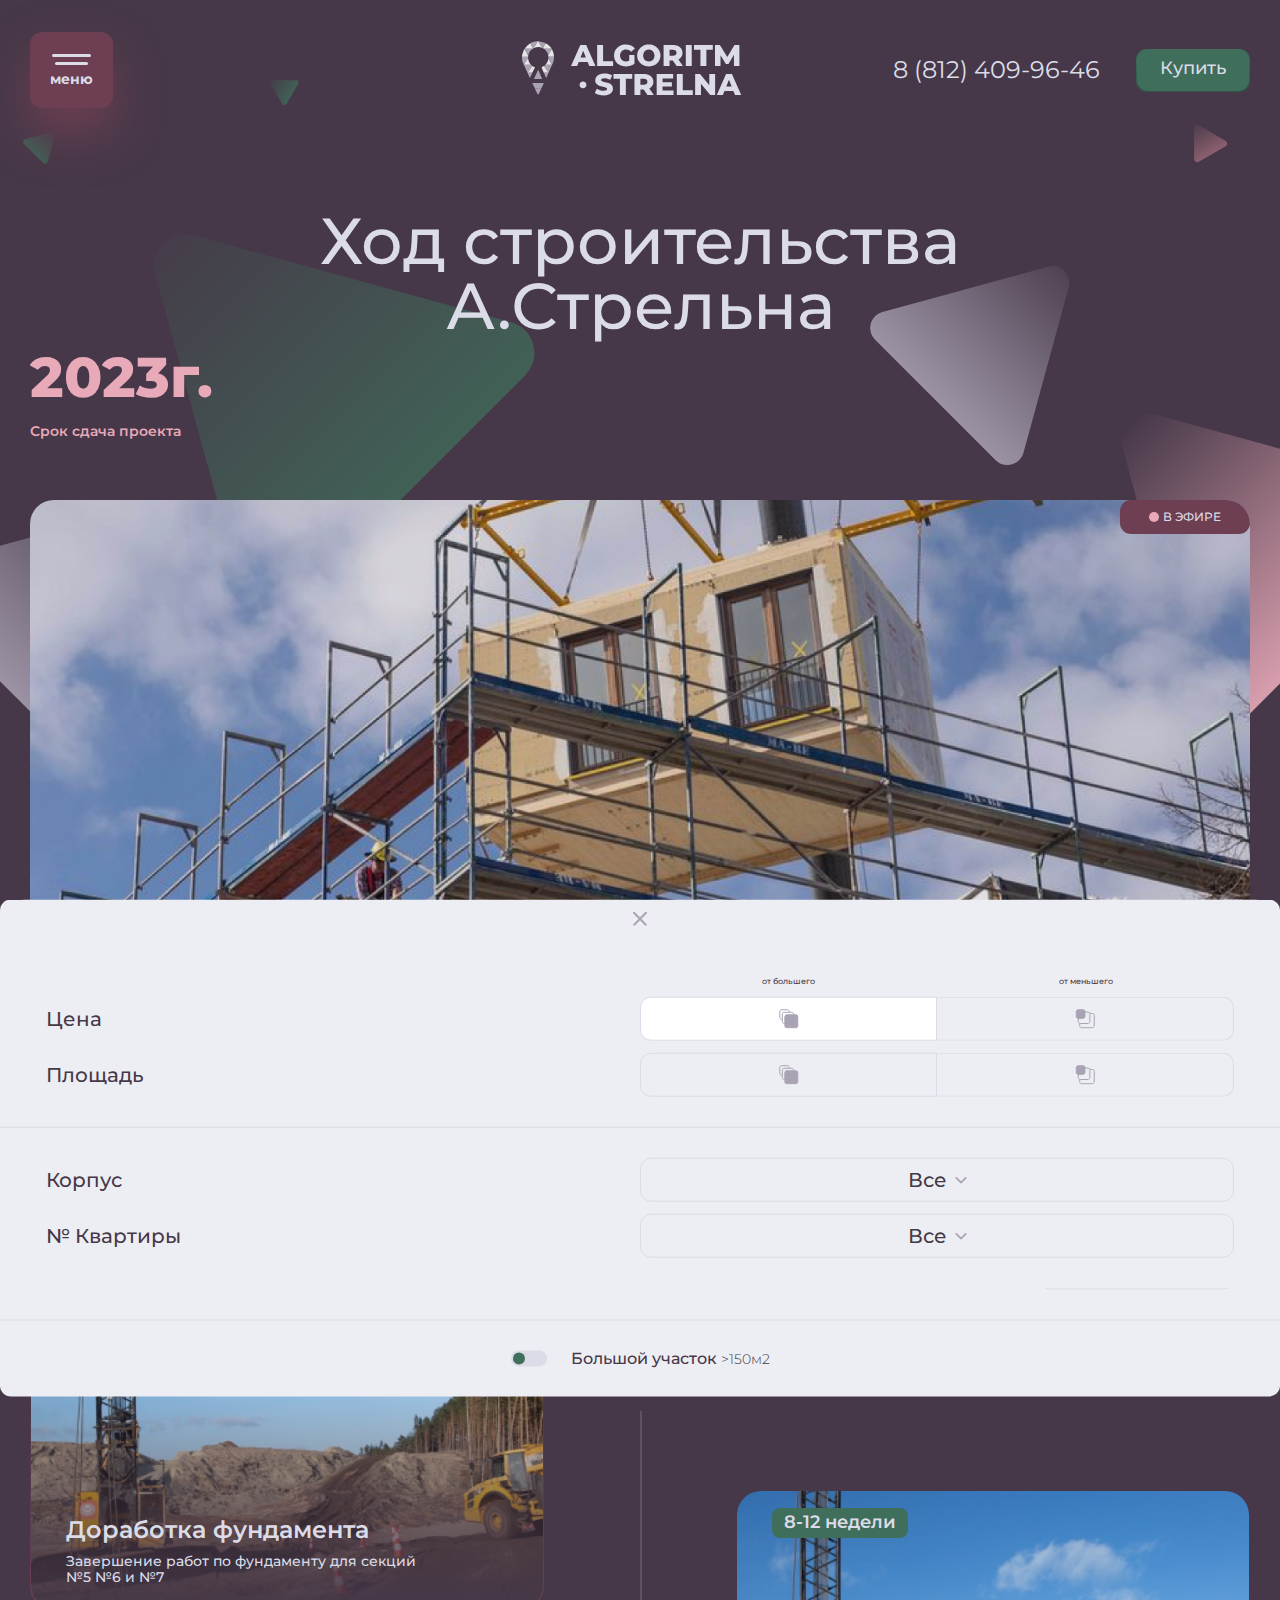
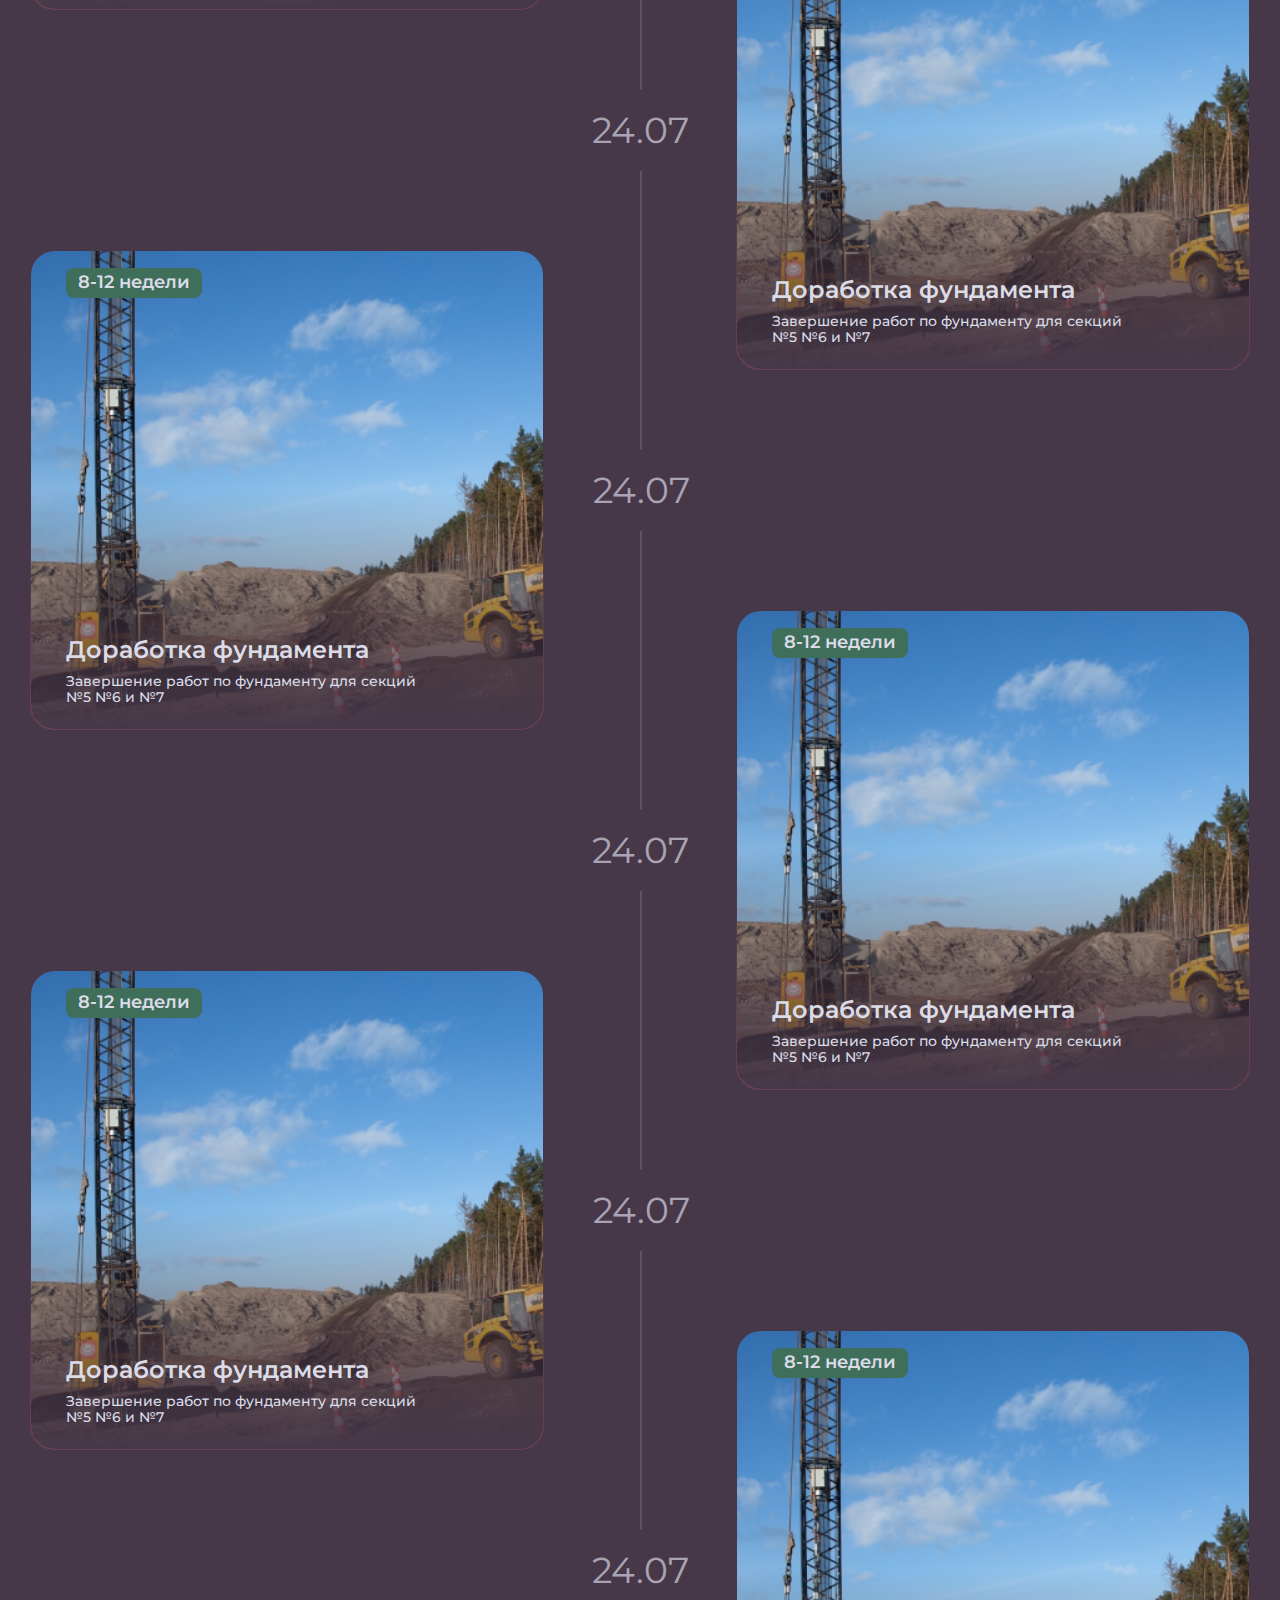
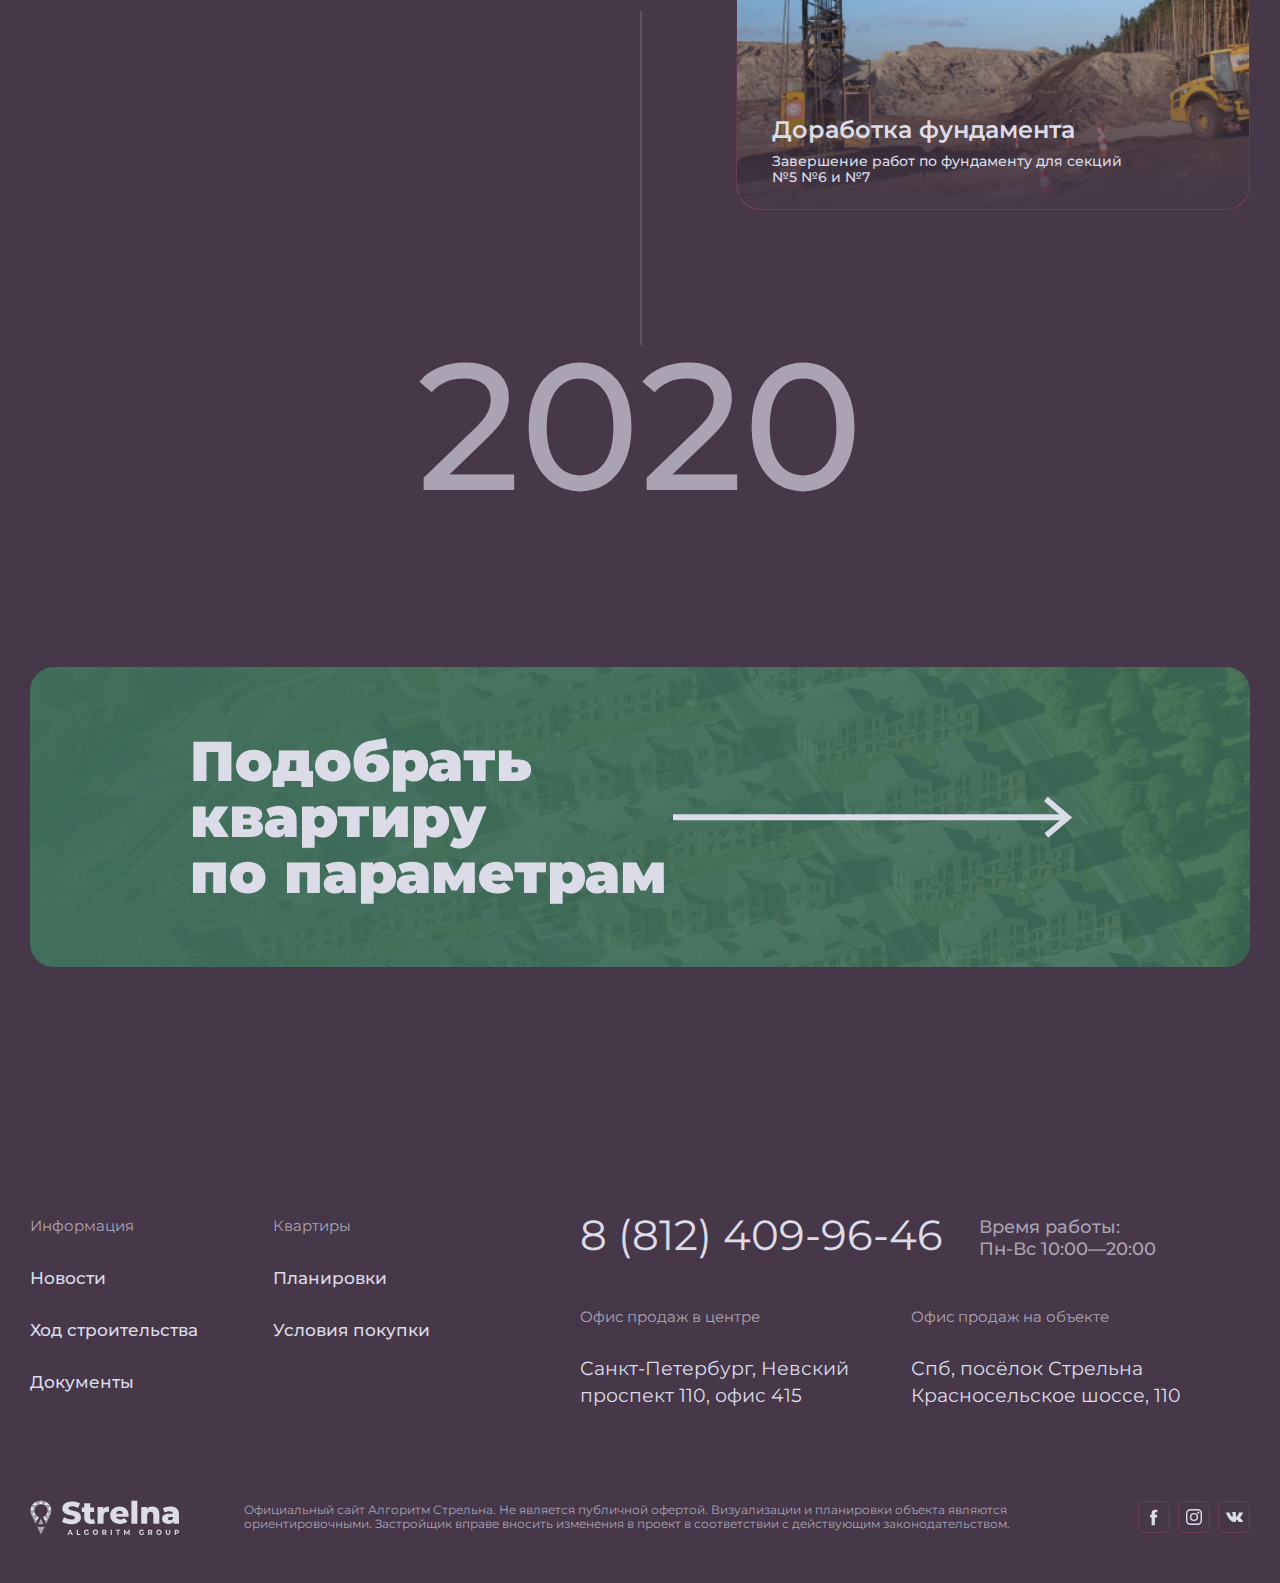
<file: steps.html>
<!DOCTYPE html>
<html class="no-js" lang="ru">
  <head>
    <meta charset="utf-8">
    <meta name="viewport" content="width=device-width, initial-scale=1.0, maximum-scale=1.0">
    <meta name="format-detection" content="telephone=no">
    <title>Главная :: Frontend pack</title>
    <!--
    link(rel="apple-touch-icon" sizes="180x180" href="assets/apple-touch-icon.png")
    link(rel="icon" type="image/png" sizes="32x32" href="assets/favicon-32x32.png")
    link(rel="icon" type="image/png" sizes="16x16" href="assets/favicon-16x16.png")
    link(rel="manifest" href="assets/site.webmanifest")
    link(rel="mask-icon" href="assets/safari-pinned-tab.svg" color="#ffffff")
    link(rel="shortcut icon" href="assets/favicon.ico")
    meta(name="msapplication-TileColor" content="#ffffff")
    meta(name="msapplication-config" content="assets/browserconfig.xml")
    meta(name="theme-color" content="#ffffff")
    
    -->
    <meta name="description" content="Description">
    <meta property="og:url" content="https://">
    <meta property="og:type" content="website">
    <meta property="og:title" content="title">
    <meta property="twitter:title" content="title">
    <meta property="og:description" content="description">
    <meta property="twitter:description" content="description">
    <meta property="og:image" content="assets/share.png">
    <link rel="stylesheet" href="https://fonts.googleapis.com/css2?family=Montserrat:wght@400;500;600;700;800;900&amp;display=swap">
    <link rel="stylesheet" href="./assets/css/common.css">
    <script src="https://polyfill.io/v3/polyfill.min.js?features=default"></script>
    <script src="https://api-maps.yandex.ru/2.1/?apikey=1cfce894-81e9-424c-b7af-ccc21b4ca1b2&amp;lang=ru_RU" type="text/javascript"></script>
  </head>
  <body class="body">
    <div class="header --desktop">
      <div class="container --flex --jcsb --aicn">
        <div class="header__left">
          <div class="burger">
            <div class="burger__ico"><img src="./assets/img/burger.svg" alt=""></div>
            <div class="burger__text">меню</div>
          </div>
        </div>
        <div class="header__center"><a class="logo" href="#"> <img src="./assets/img/logo.svg" alt=""></a></div>
        <div class="header__right"><a class="header__phone" href="tel:88124099646">8 (812) 409-96-46</a><a class="header__buy btn --green form__open"> <span>Купить</span></a></div>
      </div>
    </div>
    <div class="logo__mobile --mobile"><img src="./assets/img/mobile/logo.svg" alt=""></div>
    <div class="burger --mobile">
      <div class="burger__ico"><img src="./assets/img/burger.svg" alt=""></div>
      <div class="burger__text">меню</div>
    </div>
    <div class="menu">
      <div class="menu__close"></div>
      <div class="menu__item">
        <div class="menu__title">Квартиры</div>
        <div class="menu__link">Планировки<a href="#"> </a></div>
        <div class="menu__link">Условия покупки<a href="#"> </a></div>
        <div class="menu__link">Коммерческие помещения<a href="#"> </a></div>
      </div>
      <div class="menu__item"> 
        <div class="menu__title">Информация</div>
        <div class="menu__link">Новости<a href="#"> </a></div>
        <div class="menu__link">Ход строительства<a href="#"> </a></div>
        <div class="menu__link">Документы<a href="#"></a></div>
      </div>
      <div class="menu__info --mobile"> 
        <div class="menu__info__wrap"><a class="footer-phone" href="tel:88124099646">8 (812) 409-96-46</a>
          <div class="footer__time">Время работы: <br>Пн-Вс 10:00—20:00 </div>
          <div class="menu__info-bottom">
            <div class="footer__socials"><a class="footer__social" href="#">
                    <svg class="svgsprite _fb">
                      <use xlink:href="assets/img/sprites/svgsprites.svg#fb"></use>
                    </svg></a><a class="footer__social" href="#">
                    <svg class="svgsprite _in">
                      <use xlink:href="assets/img/sprites/svgsprites.svg#in"></use>
                    </svg></a><a class="footer__social" href="#">
                    <svg class="svgsprite _vk">
                      <use xlink:href="assets/img/sprites/svgsprites.svg#vk"></use>
                    </svg></a></div><a class="menu__info-btn" href="#map"> Офисы продаж </a>
          </div>
        </div>
      </div>
    </div>
    <div class="content">
      <section class="section-main section-stepspage">
        <div class="container">
          <div class="main__top main-top-left">
            <div class="main__left">
              <div class="percent">
                <div class="percent__title pink-title">2023г.</div>
                <div class="percent__info"> 
                  <div class="percent__text pink-text">Срок сдача проекта</div>
                </div>
              </div>
            </div>
            <div class="main__title"> 
              <h1>Ход строительства <br>А.Стрельна</h1>
            </div>
            <div class="main__right">
              <div class="main__description"> </div>
            </div>
          </div>
          <div class="slide-video steps-slide swiper-slide">
            <div class="slide__pic" style="background: url(./assets/img/steps/1.png) no-repeat center / cover;">
              <div class="slider__tag about__tag">в эфире</div>
              <div class="slider__resize"><img src="./assets/img/steps/video-resize.svg" alt=""></div>
              <div class="slider__buttons"> 
                <div class="slider__button active"> 
                      <svg class="svgsprite _video">
                        <use xlink:href="assets/img/sprites/svgsprites.svg#video"></use>
                      </svg>Площадка 1
                </div>
                <div class="slider__button"> 
                      <svg class="svgsprite _video">
                        <use xlink:href="assets/img/sprites/svgsprites.svg#video"></use>
                      </svg>Площадка 2
                </div>
                <div class="slider__button"> 
                      <svg class="svgsprite _video">
                        <use xlink:href="assets/img/sprites/svgsprites.svg#video"></use>
                      </svg>Панорама
                </div>
                <div class="slider__button">Фото текущего этапа</div>
              </div>
            </div>
          </div>
          <div class="timeline"> 
            <div class="timeline__item --left">
              <div class="slide-photo steps-slide swiper-slide">
                <div class="slide-photo__wrap">
                  <div class="slide-photo__pic" style="background: url(./assets/img/steps/step-1.png) no-repeat center / cover;"></div>
                  <div class="slide__date">8-12 недели</div>
                  <div class="slide__info"> 
                    <div class="slide__title">Доработка фундамента</div>
                    <div class="slide__text">Завершение работ по фундаменту для секций №5 №6 и №7</div>
                  </div>
                </div>
                <div class="slider__title"><span>24.07</span></div>
              </div>
            </div>
            <div class="timeline__item --right">
              <div class="slide-photo steps-slide swiper-slide">
                <div class="slide-photo__wrap">
                  <div class="slide-photo__pic" style="background: url(./assets/img/steps/step-1.png) no-repeat center / cover;"></div>
                  <div class="slide__date">8-12 недели</div>
                  <div class="slide__info"> 
                    <div class="slide__title">Доработка фундамента</div>
                    <div class="slide__text">Завершение работ по фундаменту для секций №5 №6 и №7</div>
                  </div>
                </div>
                <div class="slider__title"><span>24.07</span></div>
              </div>
            </div>
            <div class="timeline__item --left">
              <div class="slide-photo steps-slide swiper-slide">
                <div class="slide-photo__wrap">
                  <div class="slide-photo__pic" style="background: url(./assets/img/steps/step-1.png) no-repeat center / cover;"></div>
                  <div class="slide__date">8-12 недели</div>
                  <div class="slide__info"> 
                    <div class="slide__title">Доработка фундамента</div>
                    <div class="slide__text">Завершение работ по фундаменту для секций №5 №6 и №7</div>
                  </div>
                </div>
                <div class="slider__title"><span>24.07</span></div>
              </div>
            </div>
            <div class="timeline__item --right">
              <div class="slide-photo steps-slide swiper-slide">
                <div class="slide-photo__wrap">
                  <div class="slide-photo__pic" style="background: url(./assets/img/steps/step-1.png) no-repeat center / cover;"></div>
                  <div class="slide__date">8-12 недели</div>
                  <div class="slide__info"> 
                    <div class="slide__title">Доработка фундамента</div>
                    <div class="slide__text">Завершение работ по фундаменту для секций №5 №6 и №7</div>
                  </div>
                </div>
                <div class="slider__title"><span>24.07</span></div>
              </div>
            </div>
            <div class="timeline__item --left">
              <div class="slide-photo steps-slide swiper-slide">
                <div class="slide-photo__wrap">
                  <div class="slide-photo__pic" style="background: url(./assets/img/steps/step-1.png) no-repeat center / cover;"></div>
                  <div class="slide__date">8-12 недели</div>
                  <div class="slide__info"> 
                    <div class="slide__title">Доработка фундамента</div>
                    <div class="slide__text">Завершение работ по фундаменту для секций №5 №6 и №7</div>
                  </div>
                </div>
                <div class="slider__title"><span>24.07</span></div>
              </div>
            </div>
            <div class="timeline__item --right">
              <div class="slide-photo steps-slide swiper-slide">
                <div class="slide-photo__wrap">
                  <div class="slide-photo__pic" style="background: url(./assets/img/steps/step-1.png) no-repeat center / cover;"></div>
                  <div class="slide__date">8-12 недели</div>
                  <div class="slide__info"> 
                    <div class="slide__title">Доработка фундамента</div>
                    <div class="slide__text">Завершение работ по фундаменту для секций №5 №6 и №7</div>
                  </div>
                </div>
                <div class="slider__title"><span>24.07</span></div>
              </div>
            </div>
          </div>
          <div class="year">2020</div>
        </div>
      </section>
      <section class="section section-mainlink"> 
        <div class="container"><a class="main-link">
            <div class="main-link__text">Подобрать квартиру <br>по параметрам</div>
            <div class="main-link__arrow"> <img src="./assets/img/main-arrow.svg" alt=""></div></a></div>
      </section>
    </div>
    <div class="footer --desktop">
      <div class="container">
        <div class="footer__top">
          <div class="footer__left">
            <div class="footer-nav">
              <div class="footer-nav__item">
                <div class="footer-nav__title">Информация</div>
                <div class="footer-nav__link"><a href="#">Новости</a></div>
                <div class="footer-nav__link"><a href="#">Ход строительства</a></div>
                <div class="footer-nav__link"><a href="#">Документы</a></div>
              </div>
              <div class="footer-nav__item">
                <div class="footer-nav__title">Квартиры</div>
                <div class="footer-nav__link"><a href="#">Планировки</a></div>
                <div class="footer-nav__link"><a href="#">Условия покупки</a></div>
              </div>
            </div>
          </div>
          <div class="footer__right">
            <div class="footer-right-top"> <a class="footer-phone" href="tel:88124099646">8 (812) 409-96-46</a>
              <div class="footer__time">Время работы: <br>Пн-Вс 10:00—20:00 </div>
            </div>
            <div class="footer-right-bottom">  
              <div class="footer__contacts">
                <div class="footer__contacts-item"> 
                  <div class="footer-nav__title">Офис продаж в центре</div>
                  <div class="footer__contact">Санкт-Петербург, Невский проспект 110, офис 415</div>
                </div>
                <div class="footer__contacts-item"> 
                  <div class="footer-nav__title">Офис продаж на объекте</div>
                  <div class="footer__contact">Спб, посёлок Стрельна Красносельское шоссе, 110</div>
                </div>
              </div>
            </div>
          </div>
        </div>
        <div class="footer__bottom">
          <div class="footer__logo"><img src="./assets/img/footer__logo.svg" alt=""></div>
          <div class="footer__copyright">Официальный сайт Алгоритм Стрельна. Не является публичной офертой. Визуализации и планировки объекта являются ориентировочными. Застройщик вправе вносить изменения в проект в соответствии с действующим законодательством.</div>
          <div class="footer__socials"><a class="footer__social" href="#">
                  <svg class="svgsprite _fb">
                    <use xlink:href="assets/img/sprites/svgsprites.svg#fb"></use>
                  </svg></a><a class="footer__social" href="#">
                  <svg class="svgsprite _in">
                    <use xlink:href="assets/img/sprites/svgsprites.svg#in"></use>
                  </svg></a><a class="footer__social" href="#">
                  <svg class="svgsprite _vk">
                    <use xlink:href="assets/img/sprites/svgsprites.svg#vk"></use>
                  </svg></a></div>
        </div>
      </div>
    </div>
    <div class="footer --mobile">
      <div class="container">
        <div class="footer-mobile__top">
          <div class="footer-mobile__logo"><img src="./assets/img/mobile/logo.svg" alt=""></div>
          <div class="footer__socials"><a class="footer__social" href="#">
                  <svg class="svgsprite _fb">
                    <use xlink:href="assets/img/sprites/svgsprites.svg#fb"></use>
                  </svg></a><a class="footer__social" href="#">
                  <svg class="svgsprite _in">
                    <use xlink:href="assets/img/sprites/svgsprites.svg#in"></use>
                  </svg></a><a class="footer__social" href="#">
                  <svg class="svgsprite _vk">
                    <use xlink:href="assets/img/sprites/svgsprites.svg#vk"></use>
                  </svg></a></div>
        </div>
        <div class="footer-nav__item">
          <div class="footer-nav__title">Информация</div>
          <div class="footer-nav__link"><a href="#">Новости</a></div>
          <div class="footer-nav__link"><a href="#">Ход строительства</a></div>
          <div class="footer-nav__link"><a href="#">Документы</a></div>
        </div>
        <div class="footer-nav__item">
          <div class="footer-nav__title">Квартиры</div>
          <div class="footer-nav__link"><a href="#">Планировки</a></div>
          <div class="footer-nav__link"><a href="#">Условия покупки</a></div>
        </div>
        <div class="footer__time">Время работы: <br>Пн-Вс 10:00—20:00 </div><a class="footer-phone" href="tel:88124099646">8 (812) 409-96-46</a>
        <div class="footer__contacts-item"> 
          <div class="footer-nav__title">Офис продаж в центре</div>
          <div class="footer__contact">Санкт-Петербург, Невский проспект 110, офис 415</div>
        </div>
        <div class="footer__contacts-item"> 
          <div class="footer-nav__title">Офис продаж на объекте</div>
          <div class="footer__contact">Спб, посёлок Стрельна Красносельское шоссе, 110  </div>
        </div>
        <div class="footer__copyright">Официальный сайт Алгоритм Стрельна. Не является публичной офертой. Визуализации и планировки объекта являются ориентировочными. Застройщик вправе вносить изменения в проект в соответствии с действующим законодательством.</div>
      </div>
    </div>
    <div class="flats">
      <div class="container"> 
        <div class="back back-flats"><img src="./assets/img/back.svg" alt="">Назад</div>
      </div>
      <div class="flats__btns"> 
        <div class="tabs__item tabs__item--houses">Общий план</div>
        <div class="tabs__item active">Список квартир</div>
      </div>
      <div class="container">
        <div class="flats__head">
          <div class="flats__title">Квартиры</div>
          <div class="flats__number"> 
            <div class="flats__number-summ">62 </div>
            <div class="flats__number-text">квартиры доступно</div>
          </div>
        </div>
        <div class="mobile__filtres --mobile">
          <div class="mobile__filter --open-filter">Фильтр 0</div>
          <div class="mobile__filter --open-sort">Сортировать</div>
        </div>
        <div class="flats__content">
          <div class="flats__left">
            <div class="flats__table-scroll">
              <table class="flats__table">
                <thead>
                  <tr> 
                    <td> 
                      <div class="flats__tabel-filter">Корпус<img src="./assets/img/filter.svg" alt=""></div>
                    </td>
                    <td> 
                      <div class="flats__tabel-filter">Номер<img src="./assets/img/filter.svg" alt=""></div>
                    </td>
                    <td> 
                      <div class="flats__tabel-filter">Уровней<img src="./assets/img/filter.svg" alt=""></div>
                    </td>
                    <td> 
                      <div class="flats__tabel-filter">Площадь<img src="./assets/img/filter.svg" alt=""></div>
                    </td>
                    <td> 
                      <div class="flats__tabel-filter">Цена<img src="./assets/img/filter.svg" alt=""></div>
                    </td>
                    <td> </td>
                  </tr>
                </thead>
                <tbody>
                  <tr class="--faltopen">
                    <td>26</td>
                    <td> <span class="table__number">№</span>2606</td>
                    <td> 
                      <div class="flat__level">3 </div>
                    </td>
                    <td>120 м2</td>
                    <td>7 254 700₽ </td>
                    <td> <a class="btn --green"> <span>смотреть</span></a></td>
                  </tr>
                </tbody>
              </table>
              <div class="flat-mobile --mobile">
                <div class="flat__close"><img src="./assets/img/flats/close-mobile.svg" alt=""></div>
                <div class="flat__number"><span>№</span>2606</div>
                <div class="flat__compas">  <img src="./assets/img/flats/compas.svg" alt=""></div>
                <div class="flat__pics flat__pics-mobile">
                  <div class="swiper-wrapper">  
                    <div class="flat__pic swiper-slide"><img src="./assets/img/flats/pic.png" alt=""></div>
                    <div class="flat__pic swiper-slide"><img src="./assets/img/flats/pic.png" alt=""></div>
                    <div class="flat__pic swiper-slide"><img src="./assets/img/flats/pic.png" alt=""></div>
                  </div>
                  <div class="swiper-pagination"></div>
                  <div class="swiper-button-prev"><img src="./assets/img/flats/slider-prev.svg" alt=""></div>
                  <div class="swiper-button-next"><img src="./assets/img/flats/slider-next.svg" alt=""></div>
                </div>
                <div class="flat__right">
                  <div class="flat__right-icons">
                    <div class="flat__right-icon"><img src="./assets/img/flats/i-1.svg" alt="">Собственный <br>участок 90м2</div>
                    <div class="flat__right-icon"><img src="./assets/img/flats/i-2.svg" alt="">Центральные <br>коммуникации</div>
                    <div class="flat__right-icon"><img src="./assets/img/flats/i-3.svg" alt="">2 личных места <br>для парковки</div>
                  </div>
                  <div class="flat__right-info">
                    <div class="flat__right-info-item">
                       7 254 700₽ <span>стоимость</span></div>
                    <div class="flat__right-info-item">
                       120м2<span>площадь</span></div>
                    <div class="flat__right-info-item">
                       3<span>уровня</span></div>
                  </div>
                  <div class="flat__right-buttons"> 
                    <div class="btn --green form__open"> <span>Отправить заявку</span></div><a class="btn --transparent" href="" download> Скачать планировку</a>
                  </div>
                  <div class="falt__right-ipoteka">
                    <div class="ipoteka__top">
                      <div class="ipoteka__name">Расчет ипотеки</div>
                      <div class="ipoteka__icons"><img src="./assets/img/main/alfa.svg" alt=""><img src="./assets/img/main/sber.svg" alt=""><img src="./assets/img/main/raif.svg" alt=""></div>
                      <div class="ipoteka__arrow"><img src="./assets/img/flats/dropdown.svg" alt=""></div>
                    </div>
                    <div class="ipoteka__drop">
                      <div class="ipoteka__panels">
                        <div class="ipoteka__panel">
                          <div class="ipoteka__description --center">Ежемесячный платёж</div>
                          <div class="counter">
                            <div class="counter__minus"><img src="./assets/img/flats/minus.svg" alt=""></div>
                            <input class="counter__input" type="text" value="40000₽" disabled>
                            <div class="counter__plus"><img src="./assets/img/flats/plus.svg" alt=""></div>
                          </div>
                          <div class="ipoteka__items">
                            <div class="ipoteka__item">
                              <div class="ipoteka__description"> Ставка</div>
                              <div class="ipoteka__numbers">8,59%</div>
                            </div>
                            <div class="ipoteka__item">
                              <div class="ipoteka__description">Сумма ипотеки</div>
                              <div class="ipoteka__numbers">7 254 700₽ </div>
                            </div>
                            <div class="ipoteka__item">
                              <div class="ipoteka__description">Налоговый вычет</div>
                              <div class="ipoteka__numbers">650 000₽ </div>
                            </div>
                          </div>
                        </div>
                        <div class="ipoteka__panel-btns">
                          <div class="ipoteka__panel-btn"><img src="./assets/img/main/alfa.svg" alt="" width="14"></div>
                          <div class="ipoteka__panel-btn"><img src="./assets/img/main/sber.svg" alt="" width="23"></div>
                          <div class="ipoteka__panel-btn"><img src="./assets/img/main/raif.svg" alt="" width="23"></div>
                        </div>
                      </div>
                      <div class="ipoteka__ranges"> 
                        <div class="ipoteka__range-item">
                          <div class="ipoteka__range-title"><span id="ipoteka__summ_1">1</span>₽</div>
                          <div class="ipoteka__range_1" id="ipoteka__range_1"></div>
                          <div class="range__description">Первоначальный взнос</div>
                        </div>
                        <div class="ipoteka__range-item">
                          <div class="ipoteka__range-title"><span id="ipoteka__summ_2">1</span>лет</div>
                          <div class="ipoteka__range_2" id="ipoteka__range_2"></div>
                          <div class="range__description">Срок ипотеки</div>
                        </div>
                      </div>
                    </div>
                  </div>
                </div>
              </div>
            </div>
          </div>
          <div class="flats__right --desktop">
            <div class="flats__filter">
              <div class="flats__filter-item">
                <div class="flats__filter-numbers">
                  <div class="flats__filter-min"><span id="range_1_min"></span>МЛН/₽</div>
                  <div class="flats__filter-line"></div>
                  <div class="flats__filter-max"><span id="range_1_max"></span>МЛН/₽</div>
                </div>
                <div class="range_1" id="range_1"></div>
                <div class="range__description">cтоимость</div>
              </div>
              <div class="flats__filter-item">
                <div class="flats__filter-numbers">
                  <div class="flats__filter-min"><span id="range_2_min"></span>м2</div>
                  <div class="flats__filter-line"></div>
                  <div class="flats__filter-max"><span id="range_2_max"></span>м2</div>
                </div>
                <div class="range_1" id="range_2"></div>
                <div class="range__description">площадь</div>
              </div>
              <div class="flats__filter-item">
                <div class="flats__filter-lavels">
                  <div class="flats__filter-lavels-text">Уровней <br>в квартире</div>
                  <div class="flats__filter-lavels-buttons">
                    <div class="flats__filter-lavels-button">2</div>
                    <div class="flats__filter-lavels-button">3</div>
                  </div>
                </div>
              </div>
              <div class="flats__filter-item">
                <div class="flats__big">
                  <div class="flats__switch"> </div>
                  <div class="flats__big-text">
                     Большой участок  <span>>150м2</span></div>
                </div>
              </div>
            </div>
          </div>
        </div>
      </div>
    </div>
    <div class="houses"> 
      <div class="container"> 
        <div class="back back-houses"><img src="./assets/img/back-white.svg" alt="">Назад</div>
        <div class="flats__btns"> 
          <div class="tabs__item tabs__item--houses">Общий план</div>
          <div class="tabs__item active">Список квартир</div>
        </div>
      </div>
      <div class="container">
        <div class="houses__title">
           Корпус 26
          <div class="houses__title-button">
                <svg class="svgsprite _dropdown">
                  <use xlink:href="assets/img/sprites/svgsprites.svg#dropdown"></use>
                </svg>
          </div>
        </div>
      </div>
      <div class="houses__list"> 
        <div class="houses__item --faltopen">
          <div class="houses__info"> 
            <div class="houses__info-number"><span>№</span>2601</div>
            <div class="houses__info-bottom"> 
              <div class="houses__info-price">5,1<span>млн ₽</span></div>
              <div class="houses__info-square">70<span>
                   м<sup>2</sup></span></div>
            </div>
          </div><img src="./assets/img/houses/1.png" alt="">
        </div>
        <div class="houses__item --faltopen">
          <div class="houses__info"> 
            <div class="houses__info-number"><span>№</span>2601</div>
            <div class="houses__info-bottom"> 
              <div class="houses__info-price">5,1<span>млн ₽</span></div>
              <div class="houses__info-square">70<span>
                   м<sup>2</sup></span></div>
            </div>
          </div><img src="./assets/img/houses/2.png" alt="">
        </div>
        <div class="houses__item --faltopen">
          <div class="houses__info"> 
            <div class="houses__info-number"><span>№</span>2601</div>
            <div class="houses__info-bottom"> 
              <div class="houses__info-price">5,1<span>млн ₽</span></div>
              <div class="houses__info-square">70<span>
                   м<sup>2</sup></span></div>
            </div>
          </div><img src="./assets/img/houses/3.png" alt="">
        </div>
        <div class="houses__item --faltopen">
          <div class="houses__info"> 
            <div class="houses__info-number"><span>№</span>2601</div>
            <div class="houses__info-bottom"> 
              <div class="houses__info-price">5,1<span>млн ₽</span></div>
              <div class="houses__info-square">70<span>
                   м<sup>2</sup></span></div>
            </div>
          </div><img src="./assets/img/houses/4.png" alt="">
        </div>
        <div class="houses__item --faltopen">
          <div class="houses__info"> 
            <div class="houses__info-number"><span>№</span>2601</div>
            <div class="houses__info-bottom"> 
              <div class="houses__info-price">5,1<span>млн ₽</span></div>
              <div class="houses__info-square">70<span>
                   м<sup>2</sup></span></div>
            </div>
          </div><img src="./assets/img/houses/5.png" alt="">
        </div>
        <div class="houses__item --faltopen">
          <div class="houses__info"> 
            <div class="houses__info-number"><span>№</span>2601</div>
            <div class="houses__info-bottom"> 
              <div class="houses__info-price">5,1<span>млн ₽</span></div>
              <div class="houses__info-square">70<span>
                   м<sup>2</sup></span></div>
            </div>
          </div><img src="./assets/img/houses/6.png" alt="">
        </div>
        <div class="houses__item --faltopen">
          <div class="houses__info"> 
            <div class="houses__info-number"><span>№</span>2601</div>
            <div class="houses__info-bottom"> 
              <div class="houses__info-price">5,1<span>млн ₽</span></div>
              <div class="houses__info-square">70<span>
                   м<sup>2</sup></span></div>
            </div>
          </div><img src="./assets/img/houses/7.png" alt="">
        </div>
      </div>
    </div>
    <div class="flat --desktop">
      <div class="flat__close"><img src="./assets/img/flats/close.svg" alt=""></div>
      <div class="flat__number"><span>№</span>2606</div>
      <div class="flat__compas">  <img src="./assets/img/flats/compas.svg" alt=""></div>
      <div class="flat__nav">
        <div class="flat__nav-next"><img src="./assets/img/flats/prev.svg" alt="">2607</div>
        <div class="flat__nav-prev">2605<img src="./assets/img/flats/next.svg" alt=""></div>
      </div>
      <div class="falt__wrap">
        <div class="flat__left"> 
          <div class="flat__tabs"> 
            <div class="flat__tab active">1<span>этаж</span></div>
            <div class="flat__tab">2<span>этаж</span></div>
            <div class="flat__tab">3<span>этаж</span></div>
          </div>
          <div class="flat__pics">  
            <div class="flat__pic active"><img src="./assets/img/flats/pic.png" alt=""></div>
            <div class="flat__pic"><img src="./assets/img/flats/pic.png" alt=""></div>
            <div class="flat__pic"><img src="./assets/img/flats/pic.png" alt=""></div>
          </div>
        </div>
        <div class="flat__right">
          <div class="flat__right-icons">
            <div class="flat__right-icon"><img src="./assets/img/flats/i-1.svg" alt="">Собственный <br>участок 90м2</div>
            <div class="flat__right-icon"><img src="./assets/img/flats/i-2.svg" alt="">Центральные <br>коммуникации</div>
            <div class="flat__right-icon"><img src="./assets/img/flats/i-3.svg" alt="">2 личных места <br>для парковки</div>
          </div>
          <div class="flat__right-info">
            <div class="flat__right-info-item">
               7 254 700₽ <span>стоимость</span></div>
            <div class="flat__right-info-item">
               120м2<span>площадь</span></div>
            <div class="flat__right-info-item">
               3<span>уровня</span></div>
          </div>
          <div class="flat__right-buttons"> 
            <div class="btn --green form__open"><span>Отправить заявку</span></div><a class="btn --transparent" href="" download> Скачать планировку</a>
          </div>
          <div class="falt__right-ipoteka">
            <div class="ipoteka__top">
              <div class="ipoteka__name">Расчет ипотеки</div>
              <div class="ipoteka__icons"><img src="./assets/img/main/alfa.svg" alt=""><img src="./assets/img/main/sber.svg" alt=""><img src="./assets/img/main/raif.svg" alt=""></div>
              <div class="ipoteka__arrow"><img src="./assets/img/flats/dropdown.svg" alt=""></div>
            </div>
            <div class="ipoteka__drop">
              <div class="ipoteka__panels">
                <div class="ipoteka__panel">
                  <div class="ipoteka__description --center">Ежемесячный платёж</div>
                  <div class="counter">
                    <div class="counter__minus"><img src="./assets/img/flats/minus.svg" alt=""></div>
                    <input class="counter__input" type="text" value="40000₽" disabled>
                    <div class="counter__plus"><img src="./assets/img/flats/plus.svg" alt=""></div>
                  </div>
                  <div class="ipoteka__items">
                    <div class="ipoteka__item">
                      <div class="ipoteka__description"> Ставка</div>
                      <div class="ipoteka__numbers">8,59%</div>
                    </div>
                    <div class="ipoteka__item">
                      <div class="ipoteka__description">Сумма ипотеки</div>
                      <div class="ipoteka__numbers">7 254 700₽ </div>
                    </div>
                    <div class="ipoteka__item">
                      <div class="ipoteka__description">Налоговый вычет</div>
                      <div class="ipoteka__numbers">650 000₽ </div>
                    </div>
                  </div>
                </div>
                <div class="ipoteka__panel-btns">
                  <div class="ipoteka__panel-btn"><img src="./assets/img/main/alfa.svg" alt="" width="14"></div>
                  <div class="ipoteka__panel-btn"><img src="./assets/img/main/sber.svg" alt="" width="23"></div>
                  <div class="ipoteka__panel-btn"><img src="./assets/img/main/raif.svg" alt="" width="23"></div>
                </div>
              </div>
              <div class="ipoteka__ranges"> 
                <div class="ipoteka__range-item">
                  <div class="ipoteka__range-title"><span id="ipoteka__summ_1">1</span>₽</div>
                  <div class="ipoteka__range_1" id="ipoteka__range_1"></div>
                  <div class="range__description">Первоначальный взнос</div>
                </div>
                <div class="ipoteka__range-item">
                  <div class="ipoteka__range-title"><span id="ipoteka__summ_2">1</span>лет</div>
                  <div class="ipoteka__range_2" id="ipoteka__range_2"></div>
                  <div class="range__description">Срок ипотеки</div>
                </div>
              </div>
            </div>
          </div>
        </div>
      </div>
    </div>
    <form class="form">
      <div class="form__succes">
        <div class="form__succes__bg"> </div>
        <div class="form__succes__content"><img src="./assets/img/succes.svg" alt="">
          <div class="form__succes-title">Заявка успешно отправлена</div>
          <div class="form__succes-description">Мы скоро с вами свяжемся</div>
        </div>
      </div>
      <div class="form__close --desktop"><img src="./assets/img/form/close.svg" alt=""></div>
      <div class="form__close --mobile"><img src="./assets/img/flats/close-mobile.svg" alt=""></div>
      <div class="container"> 
        <div class="form__left"> 
          <div class="form__title">Расскажем обо всём, что вас интересует</div>
          <div class="form__undertitle">Отправьте заявку и мы перезвоним вам <br>в ближайшее время, что бы развеять <br>все ваши сомнения насчёт покупки</div><img src="./assets/img/form/form.png" alt="">
        </div>
        <div class="form__right">
          <div class="form__item">
            <input type="text" placeholder="Как вас зовут">
            <div class="form__description">Имя</div>
          </div>
          <div class="form__item">
            <input class="js-mask__tel" type="text" placeholder="+7 ( _ _ _ ) _ _ _ - _ _ - _ _">
            <div class="form__description">Телефон</div>
          </div>
          <div class="form__item">
            <input type="text" placeholder="Ваш e-mail">
            <div class="form__description">E-mail</div>
          </div>
          <div class="form__item">
            <textarea></textarea>
            <div class="form__description">Что вас интересует</div>
          </div>
          <div class="form__switch-wrap"> 
            <div class="form__switch"></div>Согласен на обработку моих персональных данных
          </div>
        </div>
        <button class="form__submit --mobile" type="submit">Отправить</button>
      </div>
      <button class="form__submit --desktop" type="submit">Отправить</button>
    </form>
    <div class="gallery"> 
      <div class="gallery__info"> 
        <div class="slide__title">
          <div class="slide__date">8-12 </div>Доработка фундамента
        </div>
        <div class="slide__text">Завершение работ по фундаменту для секций №5 №6 и №7</div>
      </div>
      <div class="galery__close">
        <picture>
          <source srcset="./assets/img/close-white-mobile.svg" media="(max-width: 980px)"><img src="./assets/img/close-white.svg" alt="">
        </picture>
      </div>
      <div class="gallery__slider">
        <div class="swiper-wrapper">
          <div class="swiper-slide" style="background: url(./assets/img/about/4.png) no-repeat center / cover"></div>
          <div class="swiper-slide" style="background: url(./assets/img/about/4.png) no-repeat center / cover"></div>
          <div class="swiper-slide" style="background: url(./assets/img/about/4.png) no-repeat center / cover"></div>
          <div class="swiper-slide" style="background: url(./assets/img/about/4.png) no-repeat center / cover"></div>
          <div class="swiper-slide" style="background: url(./assets/img/about/4.png) no-repeat center / cover"></div>
          <div class="swiper-slide" style="background: url(./assets/img/about/4.png) no-repeat center / cover"></div>
          <div class="swiper-slide" style="background: url(./assets/img/about/4.png) no-repeat center / cover"></div>
          <div class="swiper-slide" style="background: url(./assets/img/about/4.png) no-repeat center / cover"></div>
          <div class="swiper-slide" style="background: url(./assets/img/about/4.png) no-repeat center / cover"></div>
        </div>
      </div>
      <div class="gallery__thumbs">
        <div class="swiper-wrapper">
          <div class="swiper-slide" style="background: url(./assets/img/about/4.png) no-repeat center / cover"></div>
          <div class="swiper-slide" style="background: url(./assets/img/about/4.png) no-repeat center / cover"></div>
          <div class="swiper-slide" style="background: url(./assets/img/about/4.png) no-repeat center / cover"></div>
          <div class="swiper-slide" style="background: url(./assets/img/about/4.png) no-repeat center / cover"></div>
          <div class="swiper-slide" style="background: url(./assets/img/about/4.png) no-repeat center / cover"></div>
          <div class="swiper-slide" style="background: url(./assets/img/about/4.png) no-repeat center / cover"></div>
          <div class="swiper-slide" style="background: url(./assets/img/about/4.png) no-repeat center / cover"></div>
          <div class="swiper-slide" style="background: url(./assets/img/about/4.png) no-repeat center / cover"></div>
          <div class="swiper-slide" style="background: url(./assets/img/about/4.png) no-repeat center / cover"></div>
        </div>
      </div>
    </div>
    <div class="popup-filter popup-filter--filter">
      <div class="filter-close"> <img src="./assets/img/close-filter.svg" alt=""></div>
      <div class="flats__filter">
        <div class="flats__filter-item">
          <div class="flats__filter-numbers">
            <div class="flats__filter-min"><span id="range_1_min-mobile"></span>МЛН/₽</div>
            <div class="flats__filter-line"></div>
            <div class="flats__filter-max"><span id="range_1_max-mobile"></span>МЛН/₽</div>
          </div>
          <div class="range_1" id="range_1-mobile"></div>
          <div class="range__description">cтоимость</div>
        </div>
        <div class="flats__filter-item">
          <div class="flats__filter-numbers">
            <div class="flats__filter-min"><span id="range_2_min-mobile"></span>м2</div>
            <div class="flats__filter-line"></div>
            <div class="flats__filter-max"><span id="range_2_max-mobile"></span>м2</div>
          </div>
          <div class="range_1" id="range_2-mobile"></div>
          <div class="range__description">площадь</div>
        </div>
        <div class="flats__filter-item">
          <div class="flats__filter-lavels">
            <div class="flats__filter-lavels-text">Уровней <br>в квартире</div>
            <div class="flats__filter-lavels-buttons">
              <div class="flats__filter-lavels-button">2</div>
              <div class="flats__filter-lavels-button">3</div>
            </div>
          </div>
        </div>
        <div class="flats__filter-item">
          <div class="flats__big">
            <div class="flats__switch"> </div>
            <div class="flats__big-text">
               Большой участок  <span>>150м2</span></div>
          </div>
        </div>
      </div>
    </div>
    <div class="popup-filter popup-filter--sort">
      <div class="filter-close"> <img src="./assets/img/close-filter.svg" alt=""></div>
      <div class="sort">
        <div class="flats__filter-item">
          <div class="sort__item">
            <div class="sort__item-left"></div>
            <div class="sort__item-right">
              <div class="sort__col"> 
                <div class="sort__small-text">от большего</div>
              </div>
              <div class="sort__col">
                <div class="sort__small-text">от меньшего</div>
              </div>
            </div>
          </div>
          <div class="sort__item">
            <div class="sort__item-left">Цена</div>
            <div class="sort__item-right">
              <div class="sort__col"> 
                <label class="sort__radio --left">
                  <input type="radio" name="sort-1" checked><span><img src="./assets/img/sort-1.svg" alt=""></span>
                </label>
              </div>
              <div class="sort__col"> 
                <label class="sort__radio --right">
                  <input type="radio" name="sort-1"><span><img src="./assets/img/sort-2.svg" alt=""></span>
                </label>
              </div>
            </div>
          </div>
          <div class="sort__item">
            <div class="sort__item-left">Площадь</div>
            <div class="sort__item-right">
              <div class="sort__col"> 
                <label class="sort__radio --left">
                  <input type="radio" name="sort-2"><span><img src="./assets/img/sort-1.svg" alt=""></span>
                </label>
              </div>
              <div class="sort__col"> 
                <label class="sort__radio --right">
                  <input type="radio" name="sort-2"><span><img src="./assets/img/sort-2.svg" alt=""></span>
                </label>
              </div>
            </div>
          </div>
        </div>
        <div class="flats__filter-item">
          <div class="sort__item">
            <div class="sort__item-left">Корпус</div>
            <div class="sort__item-right">
              <div class="select"> 
                <div class="select__main"> Все</div>
                <div class="select__list"> 
                  <div class="select__item">11111111111111</div>
                  <div class="select__item">222222</div>
                  <div class="select__item">333333333</div>
                  <div class="select__item">444444444444</div>
                </div>
              </div>
            </div>
          </div>
          <div class="sort__item">
            <div class="sort__item-left">№ Квартиры</div>
            <div class="sort__item-right">
              <div class="select"> 
                <div class="select__main"> Все</div>
                <div class="select__list"> 
                  <div class="select__item">11111111111111</div>
                  <div class="select__item">222222</div>
                  <div class="select__item">333333333</div>
                  <div class="select__item">444444444444</div>
                </div>
              </div>
            </div>
          </div>
        </div>
      </div>
    </div>
    <script src="assets/js/vendors~main.bundle.js"></script>
    <script src="assets/js/main.bundle.js?v=1.2.3"></script>
  </body>
</html>
</file>
<file: assets/css/common.css>
@charset "UTF-8";

/* Main Colors */

/* Fonts */

/*container*/

/*styles*/

/* custom-reset.css | 27.08.2018 | https://yurch-html.github.io/dist/custom-reset.html */

*,
*:before,
*:after {
  box-sizing: border-box;
  position: relative;
}

html {
  height: 100%;
}

body {
  display: flex;
  flex-direction: column;
  min-height: 100%;
  margin: 0;
  background-color: #fff;
  line-height: 1;
  text-rendering: optimizeLegibility;
  text-decoration-skip: objects;
  -webkit-text-size-adjust: 100%;
  -webkit-font-smoothing: antialiased;
  -webkit-tap-highlight-color: transparent;
}

:focus {
  outline: none;
}

p,
dd,
dl,
figure,
blockquote {
  margin: 0;
}

blockquote,
q {
  quotes: none;
}

ul,
ol {
  padding: 0;
  margin: 0;
  list-style-type: none;
}

table {
  border-collapse: collapse;
  border-spacing: 0;
}

th {
  font-weight: inherit;
}

h1,
h2,
h3,
h4,
h5,
h6 {
  margin: 0;
  font-size: inherit;
  font-weight: inherit;
}

audio,
video {
  display: block;
}

img {
  display: block;
  border: none;
  max-width: 100%;
}

iframe {
  border: none;
}

pre,
code,
kbd,
samp {
  font-family: monospace, monospace;
  font-size: inherit;
}

a {
  background-color: transparent;
  text-decoration: none;
  color: inherit;
}

abbr {
  border: none;
  text-decoration: none;
}

b,
strong {
  font-weight: inherit;
}

i,
em {
  font-style: inherit;
}

dfn {
  font-style: inherit;
}

mark {
  background-color: transparent;
  color: inherit;
}

small {
  font-size: inherit;
}

sub,
sup {
  position: relative;
  vertical-align: baseline;
  font-size: inherit;
  line-height: 0;
}

sub {
  bottom: -.25em;
}

sup {
  top: -.5em;
}

button,
input,
optgroup,
select,
textarea {
  padding: 0;
  margin: 0;
  border: none;
  border-radius: 0;
  box-shadow: none;
  background-color: transparent;
  font: inherit;
  color: inherit;
  letter-spacing: inherit;
}

button,
input {
  overflow: visible;
}

button,
select {
  text-align: left;
  text-transform: none;
}

button,
[type='button'],
[type='reset'],
[type='submit'] {
  cursor: pointer;
  -webkit-appearance: none;
}

textarea {
  resize: none;
  overflow-y: auto;
  overflow-x: hidden;
}

button::-moz-focus-inner,
[type='button']::-moz-focus-inner,
[type='reset']::-moz-focus-inner,
[type='submit']::-moz-focus-inner {
  border: none;
  padding: 0;
}

button:-moz-focusring,
[type='button']:-moz-focusring,
[type='reset']:-moz-focusring,
[type='submit']:-moz-focusring {
  outline: none;
}

[type='number'] {
  -moz-appearance: textfield;
}

[type='number']::-webkit-inner-spin-button,
[type='number']::-webkit-outer-spin-button {
  height: auto;
  -webkit-appearance: none;
  margin: 0;
}

[type='search']::-webkit-search-decoration {
  -webkit-appearance: none;
}

[type='search'] {
  outline: none;
}

::-webkit-file-upload-button {
  -webkit-appearance: button;
  font: inherit;
}

fieldset {
  padding: 0;
  margin: 0;
  border: none;
}

legend {
  display: block;
  padding: 0;
  white-space: normal;
}

select {
  -webkit-appearance: none;
  -moz-appearance: none;
  appearance: none;
}

select::-ms-expand {
  display: none;
}

::placeholder {
  color: inherit;
  opacity: 1;
  transition: opacity .3s;
}

::-webkit-input-placeholder {
  color: inherit;
  opacity: 1;
  transition: opacity .3s;
}

:-moz-placeholder {
  color: inherit;
  opacity: 1;
  transition: opacity .3s;
}

:-ms-input-placeholder {
  color: inherit;
  opacity: 1;
  transition: opacity .3s;
}

:focus::placeholder {
  opacity: 0;
}

:focus::-webkit-input-placeholder {
  opacity: 0;
}

:focus::-moz-placeholder {
  opacity: 0;
}

:focus:-ms-input-placeholder {
  opacity: 0;
}

svg {
  display: block;
  fill: currentColor;
}

[hidden] {
  display: none;
}

:disabled,
.disabled {
  cursor: not-allowed;
}

::-ms-clear {
  display: none;
}

:-webkit-autofill {
  box-shadow: 0 0 100px #fff inset;
  -webkit-text-fill-color: currentColor;
}

::selection {
  color: #fff;
  background-color: #1D0D0B;
}

.clearfix:after {
  content: '';
  display: block;
  clear: both;
}

.visually-hidden {
  position: absolute;
  z-index: -1;
  width: 0;
  height: 0;
  padding: 0;
  margin: 0;
  border: none;
  overflow: hidden;
}

.cover-pic,
.contain-pic {
  position: absolute;
  top: 0;
  left: 0;
  width: 100%;
  height: 100%;
}

.cover-pic {
  object-fit: cover;
}

.contain-pic {
  object-fit: contain;
}

.footer {
  margin-top: auto;
}

@font-face {
  font-family: 'swiper-icons';
  src: url("data:application/font-woff;charset=utf-8;base64, [base64]//wADZ2x5ZgAAAywAAADMAAAD2MHtryVoZWFkAAABbAAAADAAAAA2E2+eoWhoZWEAAAGcAAAAHwAAACQC9gDzaG10eAAAAigAAAAZAAAArgJkABFsb2NhAAAC0AAAAFoAAABaFQAUGG1heHAAAAG8AAAAHwAAACAAcABAbmFtZQAAA/gAAAE5AAACXvFdBwlwb3N0AAAFNAAAAGIAAACE5s74hXjaY2BkYGAAYpf5Hu/j+W2+MnAzMYDAzaX6QjD6/4//Bxj5GA8AuRwMYGkAPywL13jaY2BkYGA88P8Agx4j+/8fQDYfA1AEBWgDAIB2BOoAeNpjYGRgYNBh4GdgYgABEMnIABJzYNADCQAACWgAsQB42mNgYfzCOIGBlYGB0YcxjYGBwR1Kf2WQZGhhYGBiYGVmgAFGBiQQkOaawtDAoMBQxXjg/wEGPcYDDA4wNUA2CCgwsAAAO4EL6gAAeNpj2M0gyAACqxgGNWBkZ2D4/wMA+xkDdgAAAHjaY2BgYGaAYBkGRgYQiAHyGMF8FgYHIM3DwMHABGQrMOgyWDLEM1T9/w8UBfEMgLzE////P/5//f/V/xv+r4eaAAeMbAxwIUYmIMHEgKYAYjUcsDAwsLKxc3BycfPw8jEQA/[base64]/uznmfPFBNODM2K7MTQ45YEAZqGP81AmGGcF3iPqOop0r1SPTaTbVkfUe4HXj97wYE+yNwWYxwWu4v1ugWHgo3S1XdZEVqWM7ET0cfnLGxWfkgR42o2PvWrDMBSFj/IHLaF0zKjRgdiVMwScNRAoWUoH78Y2icB/yIY09An6AH2Bdu/UB+yxopYshQiEvnvu0dURgDt8QeC8PDw7Fpji3fEA4z/PEJ6YOB5hKh4dj3EvXhxPqH/SKUY3rJ7srZ4FZnh1PMAtPhwP6fl2PMJMPDgeQ4rY8YT6Gzao0eAEA409DuggmTnFnOcSCiEiLMgxCiTI6Cq5DZUd3Qmp10vO0LaLTd2cjN4fOumlc7lUYbSQcZFkutRG7g6JKZKy0RmdLY680CDnEJ+UMkpFFe1RN7nxdVpXrC4aTtnaurOnYercZg2YVmLN/d/gczfEimrE/fs/bOuq29Zmn8tloORaXgZgGa78yO9/cnXm2BpaGvq25Dv9S4E9+5SIc9PqupJKhYFSSl47+Qcr1mYNAAAAeNptw0cKwkAAAMDZJA8Q7OUJvkLsPfZ6zFVERPy8qHh2YER+3i/BP83vIBLLySsoKimrqKqpa2hp6+jq6RsYGhmbmJqZSy0sraxtbO3sHRydnEMU4uR6yx7JJXveP7WrDycAAAAAAAH//wACeNpjYGRgYOABYhkgZgJCZgZNBkYGLQZtIJsFLMYAAAw3ALgAeNolizEKgDAQBCchRbC2sFER0YD6qVQiBCv/H9ezGI6Z5XBAw8CBK/m5iQQVauVbXLnOrMZv2oLdKFa8Pjuru2hJzGabmOSLzNMzvutpB3N42mNgZGBg4GKQYzBhYMxJLMlj4GBgAYow/P/PAJJhLM6sSoWKfWCAAwDAjgbRAAB42mNgYGBkAIIbCZo5IPrmUn0hGA0AO8EFTQAA") format("woff");
  font-weight: 400;
  font-style: normal;
}

:root {
  --swiper-theme-color: #007aff;
}

.swiper-container {
  margin-left: auto;
  margin-right: auto;
  position: relative;
  overflow: hidden;
  list-style: none;
  padding: 0;
  /* Fix of Webkit flickering */
  z-index: 1;
}

.swiper-container-vertical > .swiper-wrapper {
  flex-direction: column;
}

.swiper-wrapper {
  position: relative;
  width: 100%;
  height: 100%;
  z-index: 1;
  display: flex;
  transition-property: transform;
  box-sizing: content-box;
}

.swiper-container-android .swiper-slide,
.swiper-wrapper {
  transform: translate3d(0px, 0, 0);
}

.swiper-container-multirow > .swiper-wrapper {
  flex-wrap: wrap;
}

.swiper-container-multirow-column > .swiper-wrapper {
  flex-wrap: wrap;
  flex-direction: column;
}

.swiper-container-free-mode > .swiper-wrapper {
  transition-timing-function: ease-out;
  margin: 0 auto;
}

.swiper-container-pointer-events {
  touch-action: pan-y;
}

.swiper-container-pointer-events.swiper-container-vertical {
  touch-action: pan-x;
}

.swiper-slide {
  flex-shrink: 0;
  width: 100%;
  height: 100%;
  position: relative;
  transition-property: transform;
}

.swiper-slide-invisible-blank {
  visibility: hidden;
}

/* Auto Height */

.swiper-container-autoheight,
.swiper-container-autoheight .swiper-slide {
  height: auto;
}

.swiper-container-autoheight .swiper-wrapper {
  align-items: flex-start;
  transition-property: transform, height;
}

/* 3D Effects */

.swiper-container-3d {
  perspective: 1200px;
}

.swiper-container-3d .swiper-wrapper,
.swiper-container-3d .swiper-slide,
.swiper-container-3d .swiper-slide-shadow-left,
.swiper-container-3d .swiper-slide-shadow-right,
.swiper-container-3d .swiper-slide-shadow-top,
.swiper-container-3d .swiper-slide-shadow-bottom,
.swiper-container-3d .swiper-cube-shadow {
  transform-style: preserve-3d;
}

.swiper-container-3d .swiper-slide-shadow-left,
.swiper-container-3d .swiper-slide-shadow-right,
.swiper-container-3d .swiper-slide-shadow-top,
.swiper-container-3d .swiper-slide-shadow-bottom {
  position: absolute;
  left: 0;
  top: 0;
  width: 100%;
  height: 100%;
  pointer-events: none;
  z-index: 10;
}

.swiper-container-3d .swiper-slide-shadow-left {
  background-image: linear-gradient(to left, rgba(0, 0, 0, 0.5), rgba(0, 0, 0, 0));
}

.swiper-container-3d .swiper-slide-shadow-right {
  background-image: linear-gradient(to right, rgba(0, 0, 0, 0.5), rgba(0, 0, 0, 0));
}

.swiper-container-3d .swiper-slide-shadow-top {
  background-image: linear-gradient(to top, rgba(0, 0, 0, 0.5), rgba(0, 0, 0, 0));
}

.swiper-container-3d .swiper-slide-shadow-bottom {
  background-image: linear-gradient(to bottom, rgba(0, 0, 0, 0.5), rgba(0, 0, 0, 0));
}

/* CSS Mode */

.swiper-container-css-mode > .swiper-wrapper {
  overflow: auto;
  scrollbar-width: none;
  /* For Firefox */
  -ms-overflow-style: none;
  /* For Internet Explorer and Edge */
}

.swiper-container-css-mode > .swiper-wrapper::-webkit-scrollbar {
  display: none;
}

.swiper-container-css-mode > .swiper-wrapper > .swiper-slide {
  scroll-snap-align: start start;
}

.swiper-container-horizontal.swiper-container-css-mode > .swiper-wrapper {
  scroll-snap-type: x mandatory;
}

.swiper-container-vertical.swiper-container-css-mode > .swiper-wrapper {
  scroll-snap-type: y mandatory;
}

/* Functional styling;
 * These styles are required for noUiSlider to function.
 * You don't need to change these rules to apply your design.
 */

.noUi-target,
.noUi-target * {
  -webkit-touch-callout: none;
  -webkit-tap-highlight-color: rgba(0, 0, 0, 0);
  -webkit-user-select: none;
  -ms-touch-action: none;
  touch-action: none;
  -ms-user-select: none;
  -moz-user-select: none;
  user-select: none;
  -moz-box-sizing: border-box;
  box-sizing: border-box;
}

.noUi-target {
  position: relative;
}

.noUi-base,
.noUi-connects {
  width: 100%;
  height: 100%;
  position: relative;
  z-index: 1;
}

/* Wrapper for all connect elements.
 */

.noUi-connects {
  overflow: hidden;
  z-index: 0;
}

.noUi-connect,
.noUi-origin {
  will-change: transform;
  position: absolute;
  z-index: 1;
  top: 0;
  right: 0;
  -ms-transform-origin: 0 0;
  -webkit-transform-origin: 0 0;
  -webkit-transform-style: preserve-3d;
  transform-origin: 0 0;
  transform-style: flat;
}

.noUi-connect {
  height: 100%;
  width: 100%;
}

.noUi-origin {
  height: 10%;
  width: 10%;
}

/* Offset direction
 */

.noUi-txt-dir-rtl.noUi-horizontal .noUi-origin {
  left: 0;
  right: auto;
}

/* Give origins 0 height/width so they don't interfere with clicking the
 * connect elements.
 */

.noUi-vertical .noUi-origin {
  width: 0;
}

.noUi-horizontal .noUi-origin {
  height: 0;
}

.noUi-handle {
  -webkit-backface-visibility: hidden;
  backface-visibility: hidden;
  position: absolute;
}

.noUi-touch-area {
  height: 100%;
  width: 100%;
}

.noUi-state-tap .noUi-connect,
.noUi-state-tap .noUi-origin {
  -webkit-transition: transform 0.3s;
  transition: transform 0.3s;
}

.noUi-state-drag * {
  cursor: inherit !important;
}

/* Slider size and handle placement;
 */

.noUi-horizontal {
  height: 18px;
}

.noUi-horizontal .noUi-handle {
  width: 34px;
  height: 28px;
  right: -17px;
  top: -6px;
}

.noUi-vertical {
  width: 18px;
}

.noUi-vertical .noUi-handle {
  width: 28px;
  height: 34px;
  right: -6px;
  top: -17px;
}

.noUi-txt-dir-rtl.noUi-horizontal .noUi-handle {
  left: -17px;
  right: auto;
}

/* Styling;
 * Giving the connect element a border radius causes issues with using transform: scale
 */

.noUi-target {
  background: #FAFAFA;
  border-radius: 4px;
  border: 1px solid #D3D3D3;
  box-shadow: inset 0 1px 1px #F0F0F0, 0 3px 6px -5px #BBB;
}

.noUi-connects {
  border-radius: 3px;
}

.noUi-connect {
  background: #3FB8AF;
}

/* Handles and cursors;
 */

.noUi-draggable {
  cursor: ew-resize;
}

.noUi-vertical .noUi-draggable {
  cursor: ns-resize;
}

.noUi-handle {
  border: 1px solid #D9D9D9;
  border-radius: 3px;
  background: #FFF;
  cursor: default;
  box-shadow: inset 0 0 1px #FFF, inset 0 1px 7px #EBEBEB, 0 3px 6px -3px #BBB;
}

.noUi-active {
  box-shadow: inset 0 0 1px #FFF, inset 0 1px 7px #DDD, 0 3px 6px -3px #BBB;
}

/* Handle stripes;
 */

.noUi-handle:before,
.noUi-handle:after {
  content: "";
  display: block;
  position: absolute;
  height: 14px;
  width: 1px;
  background: #E8E7E6;
  left: 14px;
  top: 6px;
}

.noUi-handle:after {
  left: 17px;
}

.noUi-vertical .noUi-handle:before,
.noUi-vertical .noUi-handle:after {
  width: 14px;
  height: 1px;
  left: 6px;
  top: 14px;
}

.noUi-vertical .noUi-handle:after {
  top: 17px;
}

/* Disabled state;
 */

[disabled] .noUi-connect {
  background: #B8B8B8;
}

[disabled].noUi-target,
[disabled].noUi-handle,
[disabled] .noUi-handle {
  cursor: not-allowed;
}

/* Base;
 *
 */

.noUi-pips,
.noUi-pips * {
  -moz-box-sizing: border-box;
  box-sizing: border-box;
}

.noUi-pips {
  position: absolute;
  color: #999;
}

/* Values;
 *
 */

.noUi-value {
  position: absolute;
  white-space: nowrap;
  text-align: center;
}

.noUi-value-sub {
  color: #ccc;
  font-size: 10px;
}

/* Markings;
 *
 */

.noUi-marker {
  position: absolute;
  background: #CCC;
}

.noUi-marker-sub {
  background: #AAA;
}

.noUi-marker-large {
  background: #AAA;
}

/* Horizontal layout;
 *
 */

.noUi-pips-horizontal {
  padding: 10px 0;
  height: 80px;
  top: 100%;
  left: 0;
  width: 100%;
}

.noUi-value-horizontal {
  -webkit-transform: translate(-50%, 50%);
  transform: translate(-50%, 50%);
}

.noUi-rtl .noUi-value-horizontal {
  -webkit-transform: translate(50%, 50%);
  transform: translate(50%, 50%);
}

.noUi-marker-horizontal.noUi-marker {
  margin-left: -1px;
  width: 2px;
  height: 5px;
}

.noUi-marker-horizontal.noUi-marker-sub {
  height: 10px;
}

.noUi-marker-horizontal.noUi-marker-large {
  height: 15px;
}

/* Vertical layout;
 *
 */

.noUi-pips-vertical {
  padding: 0 10px;
  height: 100%;
  top: 0;
  left: 100%;
}

.noUi-value-vertical {
  -webkit-transform: translate(0, -50%);
  transform: translate(0, -50%);
  padding-left: 25px;
}

.noUi-rtl .noUi-value-vertical {
  -webkit-transform: translate(0, 50%);
  transform: translate(0, 50%);
}

.noUi-marker-vertical.noUi-marker {
  width: 5px;
  height: 2px;
  margin-top: -1px;
}

.noUi-marker-vertical.noUi-marker-sub {
  width: 10px;
}

.noUi-marker-vertical.noUi-marker-large {
  width: 15px;
}

.noUi-tooltip {
  display: block;
  position: absolute;
  border: 1px solid #D9D9D9;
  border-radius: 3px;
  background: #fff;
  color: #000;
  padding: 5px;
  text-align: center;
  white-space: nowrap;
}

.noUi-horizontal .noUi-tooltip {
  -webkit-transform: translate(-50%, 0);
  transform: translate(-50%, 0);
  left: 50%;
  bottom: 120%;
}

.noUi-vertical .noUi-tooltip {
  -webkit-transform: translate(0, -50%);
  transform: translate(0, -50%);
  top: 50%;
  right: 120%;
}

.noUi-horizontal .noUi-origin > .noUi-tooltip {
  -webkit-transform: translate(50%, 0);
  transform: translate(50%, 0);
  left: auto;
  bottom: 10px;
}

.noUi-vertical .noUi-origin > .noUi-tooltip {
  -webkit-transform: translate(0, -18px);
  transform: translate(0, -18px);
  top: auto;
  right: 28px;
}

.body {
  background: #463848 url(../img/main__bg.svg) no-repeat center 69px/100%;
  color: #DBDCE8;
  font-family: "Montserrat", sans-serif;
  font-size: 20px;
  letter-spacing: normal;
  line-height: 1.2;
  scroll-behavior: smooth;
}

.body.--frozen {
  overflow: hidden;
}

.container {
  max-width: 1800px;
  padding-left: 30px;
  padding-right: 30px;
  margin: 0 auto;
  position: relative;
  z-index: 50;
  width: 100%;
}

.hidden {
  display: none;
}

.content {
  position: relative;
  z-index: 10;
}

.text {
  line-height: 26px;
}

a {
  cursor: pointer;
  color: #DBDCE8;
  text-decoration: none;
}

strong {
  font-weight: bold;
}

::placeholder {
  color: #AAA3B4;
  transition: .4s;
}

:focus::placeholder {
  opacity: 0;
}

::-webkit-scrollbar {
  width: 0px;
  background: transparent;
}

img {
  max-width: 100%;
  display: block;
}

form {
  display: block;
  width: 100%;
}

h1,
h2,
h3,
h4,
h5,
h6 {
  font-weight: normal;
}

h1,
h2 {
  font-weight: 500;
  font-size: 82px;
  line-height: 100%;
  text-align: center;
}

h2 {
  margin-bottom: 56px;
}

.svgsprite {
  display: inline-block;
  fill: currentColor;
  vertical-align: middle;
}

.svgsprite._dropdown {
  width: 20px;
  height: 12px;
}

.svgsprite._fb {
  width: 8px;
  height: 17px;
}

.svgsprite._in {
  width: 16px;
  height: 16px;
}

.svgsprite._video {
  width: 14px;
  height: 11px;
}

.svgsprite._vk {
  width: 17px;
  height: 10px;
}

.--flex {
  display: flex;
  flex-wrap: wrap;
}

.--jcsb {
  justify-content: space-between;
}

.--jcfe {
  justify-content: flex-end;
}

.--jccn {
  justify-content: center;
}

.--aicn {
  align-items: center;
}

.--aife {
  align-items: flex-end;
}

.btn {
  display: flex;
  align-items: center;
  padding-left: 24px;
  padding-right: 24px;
  border-radius: 11px;
  font-weight: 500;
  font-size: 18px;
  line-height: 140%;
  transition: .4s;
}

.btn span {
  position: relative;
  z-index: 10;
  transform: translateY(-1px);
}

.btn.--green {
  height: 37px;
  background: linear-gradient(#3F6E5B 0%, #325446);
}

.btn.--green:after {
  content: "";
  position: absolute;
  width: calc(100% - 2px);
  height: calc(100% - 2px);
  border-radius: 11px;
  left: 1px;
  top: 1px;
  background-color: #3F6E5B;
  transition: .4s;
}

.btn.--green:hover {
  background: #DBDCE8;
  color: #AAA3B4;
  border-color: #DBDCE8;
}

.btn.--green:hover:after {
  background-color: #DBDCE8;
}

.btn.--transparent {
  border: 1px solid rgba(219, 220, 232, 0.5);
}

/*
Основной контейнер
*/

.content {
  overflow: hidden;
}

.footer {
  padding-top: 90px;
  padding-bottom: 48px;
}

.footer__top {
  display: flex;
  justify-content: space-between;
  margin-bottom: 90px;
}

.footer__left {
  max-width: 550px;
  width: 100%;
}

.footer-nav {
  display: flex;
  justify-content: space-between;
}

.footer-nav__title {
  font-size: 18px;
  line-height: 120%;
  margin-bottom: 30px;
  color: #AAA3B4;
}

.footer-nav__link:not(:last-child) {
  margin-bottom: 28px;
}

.footer-nav__link a {
  font-weight: 500;
  font-size: 24px;
  line-height: 120%;
}

.footer__right {
  width: 100%;
  max-width: 750px;
}

.footer-right-top {
  display: flex;
  margin-bottom: 48px;
}

.footer-phone {
  font-size: 56px;
  line-height: 90%;
  margin-right: 36px;
}

.footer__time {
  font-weight: 500;
  font-size: 18px;
  line-height: 120%;
  color: #AAA3B4;
}

.footer__contacts {
  display: flex;
  justify-content: space-between;
}

.footer__contacts-item {
  max-width: 350px;
}

.footer__contact {
  font-size: 24px;
  line-height: 140%;
}

.footer__bottom {
  display: flex;
  justify-content: space-between;
  align-items: center;
}

.footer__copyright {
  max-width: 830px;
  font-size: 12px;
  line-height: 120%;
  color: #AAA3B4;
}

.footer__socials {
  display: flex;
  justify-content: space-between;
  max-width: 112px;
}

.footer__social {
  border: 1px solid #6E3F52;
  border-radius: 6px;
  display: flex;
  justify-content: center;
  align-items: center;
  width: 32px;
  height: 32px;
}

.footer__social:not(:last-child) {
  margin-right: 8px;
}

.header {
  display: flex;
  justify-content: space-between;
  padding-top: 32px;
  margin-bottom: 105px;
  position: absolute;
  width: 100%;
  z-index: 200;
}

.burger {
  width: 83px;
  height: 76px;
  border-radius: 12px;
  background-color: #6E3F52;
  box-shadow: 0px 24px 48px #6E3F52;
  display: flex;
  align-items: center;
  flex-direction: column;
  justify-content: center;
  transition: .4s;
  cursor: pointer;
  position: relative;
}

.burger:hover {
  box-shadow: 0px 12px 28px #6E3F52;
}

.burger__ico {
  margin-bottom: 8px;
}

.burger__text {
  font-size: 14px;
  line-height: 90%;
  font-weight: bold;
}

.header__right {
  display: flex;
  justify-content: flex-end;
}

.btn.header__buy {
  height: 43px;
  margin-left: 36px;
}

.header__left {
  width: calc(50% - 120px);
}

.header__right {
  align-items: center;
  width: calc(50% - 120px);
}

.header__phone {
  font-size: 24px;
  line-height: 90%;
}

.menu {
  position: absolute;
  left: 0;
  top: 32px;
  width: 100%;
  max-width: 487px;
  z-index: 200;
  background-color: #6E3F52;
  border-radius: 0px 24px 24px 0px;
  padding: 36px 0 80px 90px;
  display: none;
}

.menu__close {
  position: absolute;
  left: 36px;
  top: 36px;
  width: 18px;
  height: 18px;
  background: url(../img/close-grey.svg) no-repeat center/contain;
  cursor: pointer;
}

.menu__item:not(:last-child) {
  margin-bottom: 48px;
}

.menu__title {
  font-size: 18px;
  line-height: 120%;
  color: #AAA3B4;
  margin-bottom: 30px;
}

.menu__link {
  font-weight: 500;
  font-size: 24px;
  line-height: 120%;
  margin-bottom: 18px;
}

.section-main {
  padding-top: 208px;
}

.main__top {
  display: flex;
  justify-content: space-between;
  margin-bottom: 50px;
  align-items: flex-end;
}

.main-top-left {
  padding-left: 100px;
}

.main__left {
  padding-bottom: 10px;
}

.main__right {
  justify-content: flex-end;
}

.main__description {
  font-weight: 500;
  font-size: 20px;
  line-height: 130%;
  max-width: 310px;
}

.pink-title {
  font-weight: 800;
  font-size: 56px;
  line-height: 140%;
  color: #E8A9B8;
}

.pink-text {
  font-weight: 600;
  font-size: 14px;
  line-height: 120%;
  color: #E8A9B8;
}

.percent__title {
  margin-bottom: 7px;
}

.percent__info {
  display: flex;
  align-items: center;
}

.percent__icons {
  display: flex;
  margin-right: 19px;
}

.percent__icon:not(:first-child) {
  margin-left: 13px;
}

.main__pic {
  position: relative;
}

.main__panel {
  position: absolute;
  left: 50%;
  bottom: 54px;
  transform: translateX(-50%);
  display: flex;
  justify-content: space-between;
  padding: 18px 24px 18px 30px;
  width: 100%;
  max-width: 980px;
  border-radius: 16px;
  overflow: hidden;
}

.main__panel:after {
  content: "";
  left: -10%;
  top: -10%;
  width: 120%;
  height: 120%;
  position: absolute;
  background: url(../img/main/pic.png) no-repeat center bottom -54px/90vw auto;
  filter: blur(15px);
}

.main__panel:before {
  content: "";
  left: 0;
  top: 0;
  width: 100%;
  height: 100%;
  position: absolute;
  background: rgba(170, 163, 180, 0.25);
  z-index: 10;
}

.main__panel > * {
  position: relative;
  z-index: 10;
}

.main__panel-left {
  padding-right: 20px;
  border-right: 1px solid #AAA3B4;
  display: flex;
}

.main__panel-date {
  font-size: 36px;
  line-height: 90%;
  margin-right: 24px;
}

.main__panel-link {
  font-weight: 500;
  font-size: 16px;
  line-height: 120%;
  max-width: 400px;
}

.main__panel-link img {
  display: inline-block;
}

.main__panel__btns {
  display: flex;
  justify-content: flex-end;
}

.main__panel__btns .btn {
  font-weight: 600;
  font-size: 13px;
  line-height: 140%;
}

.main__panel__btns .btn:not(:first-child) {
  margin-left: 12px;
}

.section {
  padding-top: 160px;
}

.section-map {
  background: linear-gradient(180deg, #463848 0%, #6E3F52 19.27%, #6E3F52 83.85%, #463848 100%);
  padding-bottom: 500px;
}

#map {
  height: 722px;
  border-radius: 24px;
  overflow: hidden;
  margin-bottom: 24px;
}

.map__switch {
  background: #6E3F52;
  padding: 0px 37px;
  height: 44px;
  border-radius: 11px;
  display: flex;
  justify-content: center;
  align-items: center;
  position: absolute;
  left: 24px;
  top: 24px;
  font-weight: 500;
  font-size: 16px;
  line-height: 100%;
}

.switch {
  width: 36px;
  height: 16px;
  border-radius: 40px;
  background-color: #DBDCE8;
  position: relative;
  transition: .4s;
  cursor: pointer;
  margin-right: 16px;
}

.switch.active {
  background-color: #463848;
}

.switch.active:after {
  left: 22px;
  background-color: #DBDCE8;
}

.switch:after {
  content: "";
  position: absolute;
  width: 12px;
  height: 12px;
  border-radius: 50%;
  background-color: #6E3F52;
  top: 2px;
  left: 2px;
  transition: .4s;
}

.map__tabs {
  position: absolute;
  left: 50%;
  top: 24px;
  transform: translateX(-50%);
  border-radius: 11px;
  overflow: hidden;
  width: 340px;
  display: flex;
}

.map__tab {
  width: 50%;
  height: 44px;
  display: flex;
  justify-content: center;
  align-items: center;
  font-weight: 500;
  font-size: 16px;
  background-color: rgba(237, 238, 243, 0.85);
  color: #6E3F52;
  cursor: pointer;
}

.map__tab.active {
  background-color: #6E3F52;
  color: #EDEEF3;
}

.section-about {
  margin-top: -500px;
  background: linear-gradient(180deg, #6E3F52 19.27%, #463848 50%, #3F6E5B 83.85%, #463848 100%);
  padding-bottom: 500px;
}

.about__panel {
  margin-bottom: 24px;
  overflow: hidden;
  border-radius: 24px;
  position: relative;
}

.about__panel:after {
  content: "";
  position: absolute;
  left: 0;
  top: 0;
  width: 100%;
  height: 100%;
}

.about__panel--right .about__tag {
  left: 0;
  top: 0;
}

.about__panel--right .about__info {
  right: 24px;
  top: 24px;
}

.about__panel--left .about__tag {
  right: 0;
  top: 0;
}

.about__panel--left .about__info {
  left: 24px;
  top: 24px;
}

.about__tag {
  position: absolute;
  height: 34px;
  width: 130px;
  background-color: #3F6E5B;
  border-radius: 11px;
  display: flex;
  align-items: center;
  justify-content: center;
  z-index: 10;
  font-weight: 500;
  font-size: 14px;
  line-height: 100%;
  z-index: 20;
}

.about__info {
  max-width: 390px;
  position: absolute;
  z-index: 20;
  height: calc(100% - 48px);
  display: flex;
  flex-wrap: wrap;
  align-self: flex-start;
}

.about__text {
  width: 100%;
  font-weight: 500;
  font-size: 16px;
  line-height: 140%;
  z-index: 20;
}

.about__title {
  font-weight: 900;
  font-size: 56px;
  line-height: 100%;
  z-index: 20;
  color: #EDEEF3;
  display: flex;
  align-items: flex-end;
}

.about__description {
  padding-top: 196px;
  padding-bottom: 190px;
  display: flex;
  justify-content: center;
}

.section-company {
  padding-bottom: 80px;
}

.company__top {
  display: flex;
  justify-content: space-between;
  margin-bottom: 95px;
}

.company__title {
  font-weight: 500;
  font-size: 180px;
  line-height: 90%;
  margin-bottom: 62px;
}

.company__link {
  display: flex;
  justify-content: flex-end;
  overflow: hidden;
}

.company__link.--mobile {
  display: none;
}

.company__link a {
  position: relative;
  display: inline-block;
  font-weight: 500;
  font-size: 30px;
  line-height: 90%;
  color: #E8A9B8;
}

.company__link a:after {
  content: "";
  position: absolute;
  top: 50%;
  transform: translateY(-50%);
  right: 100%;
  margin-right: 28px;
  width: 397px;
  height: 12px;
  background: url(../img/company/arrow.svg) no-repeat right center/397px auto;
}

.company__text {
  max-width: 500px;
  padding-left: 15px;
}

.company__text p {
  font-weight: 500;
  font-size: 20px;
  line-height: 140%;
  margin-bottom: 30px;
}

.company__bottom {
  display: flex;
  justify-content: space-between;
}

.company__item.--i1 {
  padding-left: 65px;
  background: url(../img/company/i-1.svg) no-repeat 0 0/158px auto;
}

.company__item.--i2 {
  background: url(../img/company/i-2.svg) no-repeat 37px 0/144px auto;
}

.company__item.--i3 {
  background: url(../img/company/i-3.svg) no-repeat 60px 0/158px auto;
}

.company__item-title {
  padding-top: 43px;
  font-weight: 500;
  font-size: 82px;
  line-height: 90%;
  margin-bottom: 9px;
}

.company__item-text {
  font-weight: 600;
  font-size: 20px;
  line-height: 140%;
}

.section-slider {
  padding-bottom: 80px;
}

.steps-slider {
  width: 100%;
}

.slide-video {
  min-width: 660px;
  width: 660px;
}

.steps-slide {
  padding-left: 24px;
  padding-right: 24px;
}

.slide-video,
.slide-photo {
  position: relative;
}

.slider__tag {
  right: 0;
  background-color: #6E3F52;
  text-transform: uppercase;
  font-weight: 500;
  font-size: 12px;
  line-height: 100%;
}

.slider__tag:before {
  content: "";
  width: 10px;
  height: 10px;
  border-radius: 50%;
  background-color: #E8A9B8;
  margin-right: 4px;
}

.slider__buttons {
  display: flex;
  position: absolute;
  left: 20px;
  bottom: 12px;
}

.slider__button {
  font-weight: 500;
  font-size: 14px;
  line-height: 90%;
  height: 35px;
  display: flex;
  justify-content: center;
  align-items: center;
  background-color: rgba(70, 56, 72, 0.85);
  padding-left: 12px;
  padding-right: 12px;
  border-radius: 11px;
  cursor: pointer;
}

.slider__button.active {
  background-color: #6E3F52;
}

.slider__button.active .svgsprite._video {
  fill: #E8A9B8;
}

.slider__button:not(:last-child) {
  margin-right: 8px;
}

.slider__button .svgsprite._video {
  width: 14px;
  height: 10px;
  fill: #EDEEF3;
  margin-right: 8px;
}

.slider__title {
  display: flex;
  justify-content: center;
  margin-top: 40px;
}

.slider__title.--right:after {
  width: calc(50% + 24px);
  right: -24px;
  left: auto;
}

.slider__title span {
  padding-left: 24px;
  padding-right: 24px;
  background-color: #463848;
  display: inline-block;
  z-index: 10;
  position: relative;
}

.slider__title:after {
  content: "";
  position: absolute;
  width: calc(100% + 48px);
  left: -24px;
  height: 3px;
  background-color: rgba(170, 163, 180, 0.25);
  top: 50%;
  transform: translateY(-50%);
}

.slider__resize {
  position: absolute;
  right: 16px;
  bottom: 12px;
  border-radius: 11px;
  background-color: rgba(70, 56, 72, 0.85);
  display: flex;
  align-items: center;
  z-index: 10;
  height: 35px;
  padding-left: 10px;
  padding-right: 10px;
  cursor: pointer;
}

.slide-photo {
  min-width: 410px;
  width: 410px;
  position: relative;
}

.slide-photo__wrap {
  position: relative;
  height: 530px;
  padding: 1px;
  border-radius: 24px;
  overflow: hidden;
  background: linear-gradient(180deg, rgba(70, 56, 72, 0) 50%, #6E3F52 100%);
}

.slide-photo__wrap:after {
  content: "";
  position: absolute;
  bottom: 1px;
  width: calc(100% - 2px);
  left: 1px;
  height: calc(100% - 2px);
  background: linear-gradient(180deg, rgba(70, 56, 72, 0) 50%, #463848 100%);
  border-radius: 24px;
}

.slide-photo__pic {
  position: absolute;
  left: 1px;
  top: 1px;
  width: calc(100% - 2px);
  height: calc(100% - 2px);
  border-radius: 24px;
}

.slide__date {
  position: absolute;
  top: 18px;
  left: 36px;
  font-weight: 600;
  font-size: 18px;
  line-height: 120%;
  background-color: #3F6E5B;
  border-radius: 8px;
  padding-left: 12px;
  padding-right: 12px;
  height: 30px;
  display: flex;
  align-items: center;
  z-index: 20;
}

.slide__info {
  position: absolute;
  left: 0;
  bottom: 0;
  padding-left: 36px;
  padding-bottom: 24px;
  z-index: 20;
}

.slide__title {
  font-weight: 600;
  font-size: 24px;
  line-height: 120%;
  margin-bottom: 8px;
}

.slide__text {
  font-weight: 500;
  font-size: 14px;
  line-height: 120%;
  max-width: 360px;
}

.slide__pic {
  position: relative;
  width: 100%;
  height: 100%;
  height: 530px;
  border-radius: 24px;
  overflow: hidden;
}

.section-mainlink {
  padding-bottom: 160px;
}

.main-link {
  height: 300px;
  padding: 0 177px 0 160px;
  display: flex;
  justify-content: space-between;
  align-items: center;
  background: url(../img/main-link-bg.png) no-repeat center/cover;
  border-radius: 24px;
}

.main-link__text {
  font-weight: 900;
  font-size: 56px;
  line-height: 100%;
}

.main-link__arrow {
  width: 100%;
  max-width: 400px;
}

.section-flats {
  margin-top: -500px;
  position: relative;
}

.section-flats img {
  width: 100%;
}

.section-flats svg {
  position: absolute;
  left: 0;
  top: 0;
  width: 100%;
}

.elem {
  cursor: pointer;
}

.elem:hover path {
  opacity: 1;
}

.elem:hover > path {
  opacity: .75;
}

.elem:hover circle {
  r: 26;
  fill: #6E3F52;
}

.elem path {
  opacity: 0;
}

.elem circle {
  transition: .4s;
}

.elem circle + path {
  opacity: 1;
}

.flats-info {
  position: absolute;
  left: calc((100% - 1800px) / 2);
  top: 60px;
  max-width: 510px;
  width: 100%;
  z-index: 50;
}

.flats__btns {
  display: flex;
  justify-content: space-between;
  border-radius: 11px;
  overflow: hidden;
  max-width: 320px;
  margin-bottom: 36px;
}

.tabs__item {
  width: 50%;
  height: 36px;
  display: flex;
  align-items: center;
  justify-content: center;
  font-weight: 600;
  font-size: 14px;
  line-height: 100%;
  background-color: #DBDCE8;
  color: #3F6E5B;
  transition: .4s;
  cursor: pointer;
}

.tabs__item.active {
  background-color: #3F6E5B;
  color: #fff;
}

.flat__title {
  font-weight: 900;
  font-size: 56px;
  line-height: 100%;
  margin-bottom: 24px;
}

.flat__text {
  font-weight: 500;
  font-size: 24px;
  line-height: 120%;
}

.navigator {
  display: flex;
  justify-content: space-between;
  background: #463848;
  border-radius: 24px;
  padding: 24px 24px 24px 48px;
  min-width: 857px;
  max-width: 857px;
}

.navigator__title {
  font-weight: 500;
  font-size: 30px;
  line-height: 110%;
  margin-bottom: 18px;
  max-width: 464px;
}

.navigator__input {
  position: relative;
  margin-bottom: 8px;
}

.navigator__input input {
  width: 100%;
  height: 51px;
  background-color: transparent;
  border: none;
  font-weight: 600;
  font-size: 30px;
  line-height: 100%;
}

.navigator__input input::placeholder {
  font-weight: normal;
}

.navigator__input input:focus + ::after {
  background-color: red;
}

.navigator__input-line {
  position: absolute;
  bottom: 0;
  left: 0;
  width: 100%;
  background: #AAA3B4;
  border-radius: 8px;
  height: 3px;
}

input:focus + .navigator__input-line {
  background-color: #3F6E5B;
}

.navigator__description {
  font-weight: 500;
  font-size: 14px;
  line-height: 84%;
}

.navigator__btn {
  width: 184px;
  height: 184px;
  border-radius: 20px;
  background: #6E3F52 url(../img/map/button.svg) no-repeat center/117px auto;
  display: flex;
  justify-content: center;
  align-items: center;
  font-weight: 500;
  font-size: 20px;
  line-height: 120%;
  cursor: pointer;
  position: relative;
  overflow: hidden;
}

.navigator__btn-time {
  position: absolute;
  left: 0;
  top: 0;
  width: 100%;
  height: 100%;
  z-index: 20;
  background-color: #6E3F52;
  display: flex;
  justify-content: center;
  align-items: center;
  display: none;
}

.navigator__btn-time.active {
  display: flex;
}

.navigator__btn-time-minutes {
  font-weight: 500;
  font-size: 72px;
  line-height: 100%;
  transform: translateY(-10px);
}

.navigator__btn-time-text {
  position: absolute;
  left: 50%;
  transform: translateX(-50%);
  bottom: 23px;
  font-weight: 500;
  font-size: 20px;
  line-height: 120%;
}

.map__delete-navigator {
  position: absolute;
  left: 0;
  top: 0;
  width: 100%;
  height: 100%;
  z-index: 20;
  display: none;
}

.map__delete-navigator.active {
  display: block;
}

.map__delete-navigator span {
  display: flex;
  width: 50%;
  background-color: #3F6E5B;
  position: absolute;
  left: 0;
  top: 0;
  height: 100%;
  font-weight: 500;
  font-size: 16px;
  line-height: 100%;
  justify-content: center;
  align-items: center;
  cursor: pointer;
}

.navigator__point {
  min-width: 250px;
  max-width: 250px;
  height: 232px;
  display: flex;
  justify-content: center;
  align-items: center;
  border: 2px solid #463848;
  border-radius: 24px;
  overflow: hidden;
  position: relative;
}

.navigator__point-number {
  font-weight: 500;
  font-size: 100px;
  line-height: 100%;
  transform: translateY(-10px);
}

.navigator__point-text {
  font-weight: 500;
  font-size: 20px;
  line-height: 120%;
  position: absolute;
  left: 50%;
  bottom: 23px;
  transform: translateX(-50%);
  width: 100%;
  text-align: center;
}

.navigator__route {
  position: absolute;
  border-radius: 11px;
  right: 0;
  top: 0;
  padding-left: 14px;
  padding-right: 14px;
  background-color: #463848;
  height: 34px;
  display: flex;
  align-items: center;
  cursor: pointer;
  font-weight: 500;
  font-size: 14px;
  line-height: 100%;
}

.section-stepspage .main-top-left {
  padding-left: 0px;
}

.section-stepspage .main__right {
  width: 160px;
}

.section-stepspage .slide-video {
  width: 100%;
  padding-left: 0px;
  padding-right: 0px;
}

.section-stepspage .slide-photo {
  width: 100%;
}

.timeline {
  position: relative;
  padding-top: 100px;
  padding-bottom: 135px;
}

.timeline:after {
  position: absolute;
  content: "";
  left: 50%;
  top: 0;
  width: 2px;
  height: 100%;
  background-color: rgba(170, 163, 180, 0.25);
  z-index: 10;
}

.timeline__item {
  position: relative;
  z-index: 20;
}

.timeline__item:not(:first-child) {
  margin-top: -120px;
}

.timeline__item .slide-photo {
  width: calc(50% - 96px);
  min-width: auto;
  max-width: 100%;
  padding-left: 0px;
  padding-right: 0px;
}

.timeline__item .slide-photo__wrap {
  height: 480px;
}

.timeline__item .slider__title {
  position: absolute;
  left: 100%;
  top: 50%;
  transform: translateY(-50%);
  margin-top: 0px;
  margin-left: 49px;
  color: #AAA3B4;
}

.timeline__item .slider__title span {
  padding-left: 0px;
  padding-right: 0px;
  font-size: 36px;
  line-height: 90%;
  padding-top: 24px;
  padding-bottom: 24px;
}

.timeline__item .slider__title:after {
  display: none;
}

.timeline__item.--right {
  display: flex;
  justify-content: flex-end;
}

.timeline__item.--right .slider__title {
  left: auto;
  right: 100%;
  margin-right: 47px;
  margin-left: 0px;
}

.year {
  font-weight: 500;
  font-size: 180px;
  line-height: 90%;
  text-align: center;
  color: #AAA3B4;
}

.docs {
  display: flex;
  flex-wrap: wrap;
  margin-right: -36px;
  margin-bottom: 140px;
}

.doc {
  border-radius: 11px;
  background-color: #EDEEF3;
  padding: 24px 30px;
  margin-right: 36px;
  margin-bottom: 36px;
  width: calc(20% - 36px);
}

.doc__date {
  font-weight: 500;
  font-size: 18px;
  line-height: 120%;
  margin-bottom: 8px;
  color: #3F6E5B;
}

.doc__name {
  font-weight: 500;
  font-size: 20px;
  line-height: 120%;
  color: #463848;
  max-width: 260px;
}

.doc__format {
  font-weight: 500;
  font-size: 18px;
  line-height: 120%;
  color: #3F6E5B;
}

.docs__title {
  font-weight: 500;
  font-size: 56px;
  line-height: 100%;
  margin-bottom: 48px;
}

.news {
  display: flex;
  justify-content: space-between;
  transition: .4s;
  transform: translateX(25%);
}

.news.active {
  transform: translateX(0);
}

.news__left {
  width: calc(50% - 11px);
}

.news__right {
  width: calc(50% - 11px);
  padding: 48px 72px;
  border-radius: 24px;
}

.news__item {
  border-top: 1px solid rgba(170, 163, 180, 0.25);
  padding: 48px;
  display: flex;
  justify-content: space-between;
  align-items: center;
  cursor: pointer;
  position: relative;
}

.news__item:after {
  content: "";
  position: absolute;
  left: 0;
  top: 50%;
  transform: translateY(-50%);
  height: calc(100% - 50px);
  width: 100%;
  background-color: #3F6E5B;
  border-radius: 11px;
  transition: .4s;
  opacity: 0;
}

.news__item.active:after {
  opacity: 1;
}

.news__item:last-child {
  border-bottom: 1px solid rgba(170, 163, 180, 0.25);
}

.news__name {
  font-weight: 500;
  font-size: 24px;
  line-height: 120%;
  width: calc(100% - 156px);
  position: relative;
  z-index: 10;
}

.news__date {
  font-weight: 600;
  font-size: 24px;
  line-height: 90%;
  width: 156px;
  position: relative;
  z-index: 10;
}

.news__date span {
  font-weight: normal;
}

.news__right {
  padding: 48px 72px 72px 72px;
  background-color: #EDEEF3;
  border-radius: 24px;
  align-self: flex-start;
  position: relative;
  transform: translateX(100%);
  opacity: 0;
  transition: .4s;
}

.news.active .news__right {
  transform: translateX(0);
  opacity: 1;
}

.news__right .news__date {
  font-size: 30px;
  line-height: 90%;
  color: rgba(70, 56, 72, 0.5);
  opacity: .75;
  margin-bottom: 24px;
}

.news__right p {
  font-size: 20px;
  line-height: 160%;
  margin-bottom: 48px;
  color: #463848;
}

.news__title {
  font-weight: 500;
  font-size: 48px;
  line-height: 110%;
  margin-bottom: 48px;
  color: #463848;
}

.news__pic {
  margin-bottom: 48px;
}

.news__right-bottom {
  display: flex;
  justify-content: space-between;
  font-weight: 600;
  font-size: 20px;
  line-height: 160%;
  color: #3F6E5B;
}

.close {
  width: 28px;
  height: 28px;
  position: absolute;
  right: 36px;
  top: 30px;
  background: url(../img/close.svg) no-repeat center/contain;
  cursor: pointer;
}

.flats {
  position: fixed;
  left: 0;
  top: 0;
  width: 100%;
  height: 100%;
  z-index: 1000;
  background-color: #DBDCE8;
  padding-top: 37px;
  transition: .4s;
  transform: translateX(100%);
}

.flats.active {
  transform: translateX(0);
}

.flats .flats__btns {
  position: absolute;
  left: 50%;
  transform: translateX(-50%);
  top: 24px;
  width: 100%;
  z-index: 50;
}

.flats .tabs__item:not(.active) {
  background-color: #fff;
}

.flats__title {
  font-weight: bold;
  font-size: 82px;
  line-height: 120%;
  color: #463848;
}

.flats__content {
  display: flex;
  justify-content: space-between;
}

.flats__head {
  width: calc(100% - 480px);
}

.flats__left {
  width: calc(100% - 480px);
}

.flats__right {
  width: 392px;
}

.flats__head {
  display: flex;
  justify-content: space-between;
  margin-bottom: 56px;
}

.flats__number {
  display: inline-flex;
  padding: 8px 16px;
  border-radius: 11px;
  border: 1px solid rgba(170, 163, 180, 0.25);
  width: 100%;
  max-width: 160px;
  color: #463848;
  align-self: center;
}

.flats__number-summ {
  font-size: 36px;
  line-height: 100%;
  margin-right: 12px;
}

.flats__number-text {
  font-weight: 500;
  font-size: 14px;
  line-height: 120%;
}

.flats__table-scroll {
  overflow-y: auto;
  height: calc(100vh - 136px - 98px - 56px);
}

.flats__table {
  width: 100%;
  color: #463848;
  border-collapse: separate;
  border-spacing: 0 12px;
}

.flats__table thead td {
  font-weight: 500;
  font-size: 16px;
  line-height: 100%;
  padding-bottom: 12px;
}

.flats__table tbody {
  font-weight: 500;
  font-size: 18px;
  line-height: 120%;
}

.flats__table tbody tr {
  border-radius: 11px;
  cursor: pointer;
}

.flats__table tbody tr:hover td {
  background-color: #fff;
}

.flats__table tbody tr.active {
  color: #EDEEF3;
}

.flats__table tbody tr.active td {
  background-color: #3F6E5B;
}

.flats__table tbody tr.active .btn.--green {
  color: #EDEEF3;
}

.flats__table tbody tr.active .btn.--green:after {
  background-color: #463848;
}

.flats__table tbody tr .btn.--green {
  width: calc(100% - 10px);
}

.flats__table tbody tr .btn.--green:hover {
  color: #EDEEF3;
  background: linear-gradient(#3F6E5B 0%, #325446);
  border: none;
}

.flats__table tbody tr .btn.--green:hover:after {
  background-color: #463848;
}

.flats__table tbody td {
  background-color: #EDEEF3;
  margin-bottom: 12px;
  padding-top: 11px;
  padding-bottom: 11px;
  text-align: center;
  border-right: 1px solid rgba(170, 163, 180, 0.25);
}

.flats__table tbody td:first-child {
  border-radius: 8px 0 0 8px;
}

.flats__table tbody td:last-child {
  border-radius: 0 8px 8px 0;
  border-right: none;
}

.flats__table tbody .btn {
  max-width: 91px;
  margin: 0 auto;
  font-weight: 500;
  font-size: 12px;
  line-height: 140%;
  padding-left: 0px;
  padding-right: 0px;
  justify-content: center;
  height: 30px;
}

.flats__tabel-filter {
  display: flex;
  justify-content: center;
  align-items: center;
  cursor: pointer;
}

.flats__tabel-filter img {
  margin-left: 10px;
}

.table__number {
  font-size: 12px;
}

.flat__level {
  width: 35px;
  height: 35px;
  border-radius: 50%;
  display: inline-flex;
  justify-content: center;
  align-items: center;
  border: 1px solid #DBDCE8;
}

.flats__filter {
  background-color: #EDEEF3;
  border-radius: 11px;
  margin-top: 53px;
}

.flats__filter-item {
  padding: 30px 46px;
}

.flats__filter-item:not(:last-child) {
  border-bottom: 1px solid rgba(170, 163, 180, 0.25);
}

.noUi-horizontal .noUi-handle {
  width: 18px;
  height: 18px;
  border-radius: 50%;
  background: #3F6E5B;
  border: 1px solid #EDEEF3;
  box-shadow: none;
  top: -7px;
}

.noUi-horizontal .noUi-handle:after,
.noUi-horizontal .noUi-handle:before {
  display: none;
}

.noUi-base,
.noUi-target {
  height: 4px;
}

.noUi-connect {
  background-color: #3F6E5B;
}

.noUi-target {
  border-radius: 8px;
  border: none;
  background-color: #DBDCE8;
}

.flats__filter-numbers {
  display: flex;
  justify-content: center;
  align-items: center;
  margin-bottom: 19px;
  font-weight: 500;
  font-size: 14px;
  line-height: 20px;
  color: #463848;
}

.flats__filter-numbers span {
  font-size: 30px;
  line-height: 100%;
  font-weight: normal;
  padding-left: 4px;
}

.flats__filter-line {
  width: 24px;
  height: 2px;
  border-radius: 1px;
  background-color: #463848;
  margin-left: 18px;
  margin-right: 18px;
}

.flats__filter-min,
.flats__filter-max {
  display: flex;
  align-items: flex-end;
}

.range__description {
  font-weight: 500;
  font-size: 14px;
  line-height: 84%;
  text-align: center;
  color: #463848;
  margin-top: 7px;
}

.flats__filter-lavels {
  display: flex;
  justify-content: space-between;
  align-items: center;
  color: #463848;
}

.flats__filter-lavels-text {
  font-weight: 500;
  font-size: 14px;
  line-height: 120%;
}

.flats__filter-lavels-buttons {
  display: flex;
  justify-content: space-between;
  align-items: center;
  border-radius: 11px;
  max-width: 195px;
  border-radius: 11px;
  overflow: hidden;
  border: 1px solid #DBDCE8;
  width: 100%;
}

.flats__filter-lavels-button {
  height: 56px;
  display: flex;
  width: 50%;
  align-items: center;
  justify-content: center;
  font-weight: 500;
  font-size: 18px;
  line-height: 100%;
  transition: .4s;
  cursor: pointer;
}

.flats__filter-lavels-button:first-child {
  border-right: 1px solid #DBDCE8;
}

.flats__filter-lavels-button.active {
  background-color: #463848;
  color: #DBDCE8;
}

.flats__big {
  display: flex;
  justify-content: center;
}

.flats__switch {
  width: 36px;
  height: 16px;
  border-radius: 40px;
  background-color: #DBDCE8;
  position: relative;
  transition: .4s;
  cursor: pointer;
  margin-right: 24px;
}

.flats__switch.active {
  background-color: #463848;
}

.flats__switch.active:after {
  left: 22px;
  background-color: #DBDCE8;
}

.flats__switch:after {
  content: "";
  position: absolute;
  width: 12px;
  height: 12px;
  border-radius: 50%;
  background-color: #3F6E5B;
  top: 2px;
  left: 2px;
  transition: .4s;
}

.flats__big-text {
  font-weight: 500;
  font-size: 16px;
  line-height: 100%;
  color: #463848;
}

.flats__big-text span {
  font-weight: 300;
  font-size: 14px;
  line-height: 100%;
}

.back {
  margin-bottom: 85px;
  padding-left: 56px;
  display: flex;
  align-items: center;
  font-weight: 600;
  font-size: 14px;
  line-height: 100%;
  color: #463848;
  margin-bottom: 100px;
  cursor: pointer;
}

.back img {
  margin-right: 12px;
}

.houses {
  position: fixed;
  left: 0;
  top: 0;
  width: 100%;
  height: 100%;
  background-color: #3F6E5B;
  z-index: 1000;
  padding-top: 24px;
  transform: translateX(100%);
  transition: .4s;
}

.houses.active {
  transform: translateX(0);
}

.houses .back {
  color: #EDEEF3;
}

.houses .flats__btns {
  position: absolute;
  left: 50%;
  transform: translateX(-50%);
  top: 24px;
  width: 100%;
  z-index: 50;
  border: 1px solid rgba(219, 220, 232, 0.5);
}

.houses .tabs__item:not(.active) {
  background-color: #3F6E5B;
  color: #EDEEF3;
}

.houses .tabs__item.active {
  background-color: #EDEEF3;
  color: #3F6E5B;
}

.houses__list {
  display: flex;
  justify-content: center;
}

.houses__list {
  position: absolute;
  left: 0;
  bottom: 0;
  width: 100%;
}

.houses__title {
  display: flex;
  justify-content: center;
  font-weight: bold;
  font-size: 82px;
  line-height: 120%;
  align-items: center;
}

.houses__title-button {
  width: 48px;
  height: 48px;
  background: #DBDCE8;
  border: 1px solid #DBDCE8;
  border-radius: 11px;
  display: flex;
  align-items: center;
  justify-content: center;
  margin-left: 32px;
  transition: .4s;
}

.houses__title-button:hover {
  background-color: #3F6E5B;
}

.houses__title-button:hover .svgsprite._dropdown {
  stroke: #DBDCE8;
}

.houses__title-button.active .svgsprite._dropdown {
  transform: rotateZ(180deg);
}

.houses__title-button .svgsprite._dropdown {
  stroke: #3F6E5B;
  fill: transparent;
  transition: .4s;
  stroke-width: 3px;
}

.houses__item {
  cursor: pointer;
  position: relative;
}

.houses__item img {
  filter: saturate(0);
  transition: .4s;
}

.houses__item:hover img {
  filter: saturate(1);
}

.houses__item:hover .houses__info {
  background-color: #DBDCE8;
  color: #3F6E5B;
}

.houses__info {
  position: absolute;
  left: 50%;
  transform: translateX(-50%);
  bottom: 50vh;
  z-index: 20;
  border: 1px solid rgba(219, 220, 232, 0.5);
  border-radius: 8px;
  max-width: 130px;
  width: 100%;
  transition: .4s;
}

.houses__info-number {
  height: 70px;
  border-bottom: 1px solid rgba(219, 220, 232, 0.5);
  display: flex;
  align-items: center;
  justify-content: center;
  font-weight: 600;
  font-size: 30px;
  line-height: 100%;
}

.houses__info-number span {
  font-weight: 600;
  font-size: 12px;
  line-height: 120%;
}

.houses__info-bottom {
  display: flex;
  justify-content: center;
  padding: 10px 0;
}

.houses__info-price,
.houses__info-square {
  text-align: center;
  font-weight: 500;
  font-size: 20px;
  line-height: 120%;
  width: 50%;
}

.houses__info-price span,
.houses__info-square span {
  display: block;
  font-weight: 500;
  font-size: 12px;
  line-height: 120%;
}

.houses__info-price sup,
.houses__info-square sup {
  font-size: 8px;
}

.--mobile {
  display: none;
}

.logo__mobile {
  position: absolute;
  left: 30px;
  top: 30px;
}

.flat {
  position: fixed;
  right: 0;
  top: 0;
  height: 100%;
  overflow-y: auto;
  width: 100%;
  max-width: 1580px;
  background-color: #EDEEF3;
  z-index: 1000;
  color: #463848;
  display: none;
}

.falt__wrap {
  display: flex;
  justify-content: space-between;
}

.flat__close {
  position: absolute;
  top: 36px;
  left: 54px;
  cursor: pointer;
  z-index: 500;
}

.flat__number {
  position: absolute;
  right: 42px;
  bottom: -18px;
  font-weight: 300;
  font-size: 240px;
  line-height: 100%;
  color: #EDEDF3;
}

.flat__number span {
  font-weight: normal;
  font-size: 72px;
  line-height: 120%;
}

.flat__compas {
  position: absolute;
  left: 36px;
  bottom: 16px;
}

.flat__nav {
  position: absolute;
  right: 72px;
  top: 41px;
  display: flex;
  justify-content: space-between;
  max-width: 558px;
  width: 100%;
  z-index: 200;
}

.flat__nav-prev {
  display: flex;
  font-weight: 500;
  font-size: 24px;
  line-height: 100%;
}

.flat__nav-prev img {
  margin-left: 24px;
}

.flat__nav-next {
  display: flex;
  font-weight: 500;
  font-size: 24px;
  line-height: 100%;
}

.flat__nav-next img {
  margin-right: 24px;
}

.flat__left {
  display: flex;
  width: 50%;
  align-items: center;
  padding-left: 36px;
}

.flat__tabs {
  width: 72px;
  margin-right: 130px;
  overflow: hidden;
  border-radius: 11px;
}

.flat__pics {
  width: calc(100% - 202px);
}

.flat__tab {
  font-weight: 500;
  font-size: 30px;
  line-height: 120%;
  background-color: #DBDCE8;
  height: 76px;
  transition: .4s;
  color: #463848;
  font-weight: 500;
  font-size: 30px;
  line-height: 120%;
  padding-top: 13px;
  text-align: center;
}

.flat__tab.active {
  background-color: #463848;
  color: #DBDCE8;
}

.flat__tab span {
  font-weight: 500;
  font-size: 12px;
  line-height: 120%;
  display: block;
}

.flat__pic {
  display: none;
}

.flat__pic img {
  max-height: 100vh;
}

.flat__pic.active {
  display: block;
}

.flat__right {
  padding-top: 200px;
  max-width: 560px;
  width: 100%;
  margin-right: 72px;
  padding-left: 10px;
}

.flat__right-icon {
  font-weight: 500;
  font-size: 12px;
  line-height: 120%;
  color: #3F6E5B;
}

.flat__right-icon img {
  margin-bottom: 16px;
}

.flat__right-icons {
  display: flex;
  justify-content: space-between;
  margin-bottom: 73px;
}

.flat__right-info {
  display: flex;
  justify-content: space-between;
  margin-bottom: 32px;
}

.flat__right-info-item {
  font-weight: 500;
  font-size: 36px;
  line-height: 120%;
}

.flat__right-info-item span {
  display: block;
  font-weight: 500;
  font-size: 18px;
  line-height: 120%;
}

.flat__right-buttons {
  display: flex;
  justify-content: space-between;
  margin-bottom: 100px;
}

.flat__right-buttons .btn {
  width: calc(50% - 25px);
  height: 56px;
  justify-content: center;
}

.flat__right-buttons .btn.--green {
  font-weight: 600;
  font-size: 18px;
  line-height: 140%;
  color: #DBDCE8;
  cursor: pointer;
}

.flat__right-buttons .btn.--green:hover {
  color: #325446;
}

.flat__right-buttons .btn.--transparent {
  color: #3F6E5B;
  border-color: #3F6E5B;
}

.ipoteka__top {
  display: flex;
  justify-content: space-between;
  padding-bottom: 16px;
  border-bottom: 1px solid #DBDCE8;
  cursor: pointer;
  transition: .4s;
}

.ipoteka__top.active {
  border-color: transparent;
}

.ipoteka__icons {
  display: flex;
}

.ipoteka__icons img {
  margin-right: 13px;
}

.ipoteka__name {
  font-weight: 500;
  font-size: 24px;
  line-height: 140%;
}

.ipoteka__arrow {
  display: flex;
  justify-content: center;
  align-items: center;
  width: 30px;
  grid-template: 30px;
  border-radius: 8px;
  background-color: #DBDCE8;
}

.ipoteka__arrow.active img {
  transform: rotateZ(180deg);
}

.ipoteka__arrow img {
  transition: .4s;
}

.ipoteka__panels {
  display: flex;
  justify-content: space-between;
  margin-bottom: 24px;
}

.ipoteka__panel {
  width: calc(100% - 57px);
  background-color: #fff;
  border-radius: 11px;
  padding: 24px 0 18px;
}

.ipoteka__description {
  font-size: 12px;
  line-height: 84%;
  margin-bottom: 6px;
}

.ipoteka__description.--center {
  text-align: center;
  margin-bottom: 12px;
}

.counter {
  display: flex;
  justify-content: center;
  margin-bottom: 30px;
}

.counter__minus,
.counter__plus {
  width: 32px;
  height: 32px;
  border: 1px solid #DBDCE8;
  border-radius: 11px;
  display: flex;
  justify-content: center;
  align-items: center;
}

.counter__input {
  padding-left: 24px;
  margin-right: 24px;
  width: 199px;
  font-weight: 500;
  font-size: 36px;
  line-height: 100%;
  text-align: center;
}

.ipoteka__panel-btn {
  width: 49px;
  height: 49px;
  display: flex;
  justify-content: center;
  align-items: center;
  background-color: transparent;
  border: 1px solid #DBDCE8;
  border-radius: 11px;
}

.ipoteka__panel-btn.active {
  background-color: #fff;
  border-color: #fff;
}

.ipoteka__panel-btn:not(:last-child) {
  margin-bottom: 8px;
}

.ipoteka__items {
  display: flex;
  justify-content: center;
}

.ipoteka__item {
  margin-left: 24px;
  margin-right: 24px;
}

.ipoteka__numbers {
  font-weight: 500;
  font-size: 16px;
  line-height: 100%;
}

.ipoteka__ranges {
  display: flex;
  justify-content: space-between;
  padding-bottom: 50px;
}

.ipoteka__range-title {
  font-size: 30px;
  line-height: 100%;
  text-align: center;
  margin-bottom: 15px;
}

.ipoteka__range-item {
  width: calc(50% - 30px);
}

.ipoteka__drop {
  display: none;
}

.flat-mobile {
  position: relative;
  padding-top: 60px;
  width: 100%;
  background-color: #EDEEF3;
  padding-left: 24px;
  padding-right: 24px;
  color: #463848;
  display: none;
}

.flat-mobile.--mobile {
  display: none;
}

.flat-mobile .flat__compas {
  left: auto;
  bottom: auto;
  right: 12px;
  top: 9px;
  width: 30px;
}

.flat-mobile .flat__close {
  left: 50%;
  top: 12px;
  width: 12px;
}

.flat-mobile .flat__number {
  font-size: 12px;
  line-height: 100%;
  right: auto;
  bottom: auto;
  left: 12px;
  top: 16px;
  color: #AAA3B4;
}

.flat-mobile .flat__number span {
  font-size: 10px;
}

.flat-mobile .flat__right-icons {
  max-width: 300px;
  margin: 0 auto 36px;
}

.flat-mobile .flat__right-icons img {
  max-width: 48px;
  margin-bottom: 12px;
}

.flat-mobile .flat__right-icon {
  font-weight: 500;
  font-size: 8px;
  line-height: 120%;
}

.flat-mobile .flat-mobile {
  overflow: hidden;
}

.flat-mobile .flat__pic {
  text-align: center;
  display: block;
}

.flat-mobile .flat__pic img {
  max-height: 431px;
  display: inline-block;
}

.flat-mobile .flat__pics {
  width: 100%;
}

.flat-mobile .flats__table {
  max-height: 100%;
}

.flat-mobile .flats {
  overflow-y: auto;
}

.flat-mobile .flats__table-scroll {
  height: auto;
}

.flat-mobile .flat__right {
  width: 100%;
  padding-top: 0px;
  max-width: 100%;
}

.flat-mobile .flat__right-info {
  max-width: 300px;
  margin: 0 auto 24px;
}

.flat-mobile .flat__right-info-item {
  font-weight: 500;
  font-size: 24px;
  line-height: 100%;
  margin-bottom: 8px;
}

.flat-mobile .flat__right-info-item span {
  font-weight: 500;
  font-size: 12px;
  line-height: 100%;
}

.flat-mobile .flat__right-buttons {
  display: block;
}

.flat-mobile .flat__right-buttons .btn {
  cursor: pointer;
}

.flat-mobile .flat__right-buttons .btn.--green {
  height: 48px;
  width: 296px;
  margin: 0 auto 12px;
  font-weight: 600;
  font-size: 16px;
  line-height: 140%;
}

.flat-mobile .flat__right-buttons .btn.--green:hover span {
  color: #325446;
}

.flat-mobile .flat__right-buttons .btn.--transparent {
  height: 40px;
  width: 186px;
  margin: 0 auto;
  font-weight: 600;
  font-size: 12px;
  line-height: 140%;
}

.flat-mobile .ipoteka__top {
  align-items: center;
}

.flat-mobile .ipoteka__panels {
  display: block;
}

.flat-mobile .ipoteka__panel {
  width: 100%;
  padding: 18px 20px;
}

.flat-mobile .ipoteka__description {
  font-size: 12px;
  line-height: 84%;
}

.flat-mobile .counter__input {
  font-weight: 500;
  font-size: 24px;
  line-height: 100%;
  width: 130px;
}

.flat-mobile .ipoteka__numbers {
  font-weight: 500;
  font-size: 12px;
  line-height: 100%;
  justify-content: space-between;
}

.flat-mobile .ipoteka__item {
  margin-left: 0px;
  margin-right: 0px;
  padding-left: 5px;
  padding-right: 5px;
}

.flat-mobile .ipoteka__panel-btns {
  width: 100%;
  display: flex;
  padding-top: 8px;
}

.flat-mobile .ipoteka__panel-btn {
  margin-right: 8px;
}

.flat-mobile .ipoteka__ranges {
  display: block;
}

.flat-mobile .ipoteka__range-item {
  width: 100%;
  margin-bottom: 24px;
}

.flat-mobile .ipoteka__range-title {
  font-size: 24px;
  line-height: 100%;
  margin-bottom: 10px;
}

.flat-mobile .falt__right-ipoteka {
  max-width: 320px;
  margin: 0 auto;
}

.flat-mobile .ipoteka__name {
  font-weight: 500;
  font-size: 14px;
  line-height: 140%;
}

.flat-mobile .ipoteka__arrow {
  width: 30px;
  height: 30px;
}

.form {
  position: fixed;
  left: 0;
  top: 0;
  width: 100%;
  height: 100%;
  z-index: 2000;
  background-color: #EDEEF3;
  display: none;
}

.form .form__submit.--mobile {
  display: none;
}

.form .container {
  display: flex;
  justify-content: space-between;
  overflow-y: scroll;
  height: calc(100vh - 140px);
  padding-top: 100px;
}

.form__submit {
  position: absolute;
  left: 0;
  bottom: 0;
  width: 100%;
  height: 144px;
  display: flex;
  justify-content: center;
  align-items: center;
  font-size: 56px;
  line-height: 120%;
  color: #3F6E5B;
  background-color: #DBDCE8;
  transition: .4s;
  z-index: 200;
}

.form__submit:hover {
  background-color: #3F6E5B;
  color: #DBDCE8;
}

.form__left {
  width: calc(50% - 60px);
  max-width: 480px;
  margin-bottom: 150px;
}

.form__right {
  width: 50%;
}

.form__title {
  font-weight: 600;
  font-size: 56px;
  line-height: 120%;
  margin-bottom: 36px;
  color: #463848;
}

.form__description {
  font-weight: 500;
  font-size: 14px;
  line-height: 84%;
  color: #AAA3B4;
}

.form__item {
  max-width: 560px;
  margin-bottom: 30px;
}

.form__item input {
  width: 100%;
  height: 56px;
  border-bottom: 2px solid #DBDCE8;
  margin-bottom: 8px;
  color: #463848;
  font-weight: 500;
  font-size: 30px;
  line-height: 100%;
}

.form__item input:focus + .form__description {
  color: #3F6E5B;
}

.form__item textarea {
  width: 100%;
  height: 100px;
  border-bottom: 2px solid #DBDCE8;
  margin-bottom: 8px;
  color: #463848;
  font-weight: 500;
  font-size: 30px;
  line-height: 100%;
}

.form__item textarea:focus + .form__description {
  color: #3F6E5B;
}

.form__undertitle {
  font-weight: 500;
  font-size: 18px;
  line-height: 160%;
  margin-bottom: 110px;
  color: #463848;
}

.form__close {
  position: absolute;
  top: 36px;
  right: 48px;
  z-index: 100;
}

.form__switch {
  width: 36px;
  height: 16px;
  border-radius: 40px;
  background-color: #DBDCE8;
  position: relative;
  transition: .4s;
  cursor: pointer;
  margin-right: 24px;
}

.form__switch.active {
  background-color: #3F6E5B;
}

.form__switch.active:after {
  left: 22px;
  background-color: #EDEEF3;
}

.form__switch:after {
  content: "";
  position: absolute;
  width: 12px;
  height: 12px;
  border-radius: 50%;
  background-color: #3F6E5B;
  top: 2px;
  left: 2px;
  transition: .4s;
}

.form__switch-wrap {
  display: flex;
  font-weight: 500;
  font-size: 12px;
  line-height: 120%;
  color: #463848;
}

.gallery {
  position: fixed;
  left: 0;
  top: 0;
  width: 100%;
  height: 100%;
  z-index: 1000;
  display: none;
}

.gallery__slider {
  position: relative;
}

.gallery__slider:after {
  content: "";
  position: absolute;
  left: 0;
  bottom: 0;
  width: 100%;
  height: 300px;
  background: linear-gradient(180deg, rgba(70, 56, 72, 0) 5.52%, #463848 100%);
  z-index: 10;
}

.gallery__slider .swiper-slide {
  height: 100vh;
}

.gallery__thumbs {
  position: absolute;
  bottom: 24px;
  left: 0;
  padding-left: 96px;
  z-index: 20;
}

.gallery__thumbs .swiper-slide {
  height: 120px;
  width: 180px;
  border-radius: 11px;
  overflow: hidden;
}

.gallery__info {
  position: absolute;
  left: 96px;
  bottom: 200px;
  z-index: 100;
}

.gallery__info .slide__title {
  display: flex;
  align-items: center;
}

.gallery__info .slide__date {
  position: static;
  margin-right: 8px;
}

.galery__close {
  cursor: pointer;
  position: absolute;
  right: 24px;
  top: 24px;
  z-index: 50;
  cursor: pointer;
}

.form__succes {
  position: absolute;
  width: 100%;
  height: 100%;
  background-color: #fff;
  z-index: 300;
  display: none;
}

.form__succes:after {
  content: "";
  position: absolute;
  left: 0;
  top: 0;
  width: 100%;
  height: 100%;
  background-color: rgba(63, 110, 91, 0.85);
  transform: translateY(100%);
  z-index: 30;
  transition: 1s;
  transition-delay: 2s;
}

.form__succes.active:after {
  opacity: 1;
  transition-delay: 2s;
  transform: translateY(0);
}

.form__succes.active .form__succes__bg {
  opacity: 1;
  transition-delay: 1s;
}

.form__succes.active .form__succes__content {
  top: 50%;
  transition-delay: 3s;
}

.form__succes__bg {
  background: url(../img/flats/bg.png) no-repeat center/cover;
  opacity: 0;
  z-index: 20;
  transition: 1s;
  transition-delay: 1s;
  position: absolute;
  left: 0;
  top: 0;
  width: 100%;
  height: 100%;
}

.form__succes__content {
  position: absolute;
  left: 50%;
  top: 170%;
  transform: translate(-50%, -50%);
  z-index: 100;
  transition-delay: 3s;
  transition: 1s;
}

.form__succes__content img {
  display: block;
  margin: 0 auto 58px;
}

.form__succes-title {
  text-align: center;
  font-weight: 500;
  font-size: 36px;
  line-height: 160%;
  color: #fff;
}

.form__succes-description {
  color: #fff;
  font-weight: 500;
  font-size: 24px;
  line-height: 160%;
  text-align: center;
}

.popup-filter {
  position: fixed;
  left: 0;
  bottom: 0;
  z-index: 2000;
  width: 100%;
  transition: .4s;
  transform: translateY(100%);
}

.popup-filter.active {
  transform: translateY(0);
}

.popup-filter .flats__filter {
  padding-top: 36px;
  margin-top: 0px;
}

.filter-close {
  position: absolute;
  left: 50%;
  top: 12px;
  transform: translateX(-50%);
  z-index: 10;
}

.popup-filter--sort {
  background: #EDEEF3;
  border-radius: 24px 24px 0px 0px;
  padding-top: 48px;
  font-weight: 500;
  font-size: 20px;
  line-height: 100%;
}

.sort__item {
  display: flex;
  justify-content: space-between;
  align-items: center;
  margin-bottom: 12px;
}

.sort__item:last-child {
  margin-bottom: 0px;
}

.sort__item-left {
  width: 50%;
}

.sort__item-right {
  width: 50%;
  display: flex;
  justify-content: space-between;
}

.sort {
  color: #463848;
}

.sort__small-text {
  font-weight: 500;
  font-size: 8px;
  line-height: 84%;
  color: #463848;
  text-align: center;
}

.sort__col {
  width: 50%;
}

.sort__radio.--right span {
  border-radius: 0 11px 11px 0;
  border-left: none;
}

.sort__radio.--left span {
  border-radius: 11px 0 0 11px;
}

.sort__radio input {
  display: none;
}

.sort__radio input:checked + span {
  background-color: #fff;
}

.sort__radio span {
  display: flex;
  justify-content: center;
  align-items: center;
  border: 1px solid #DBDCE8;
  height: 44px;
  transition: .4s;
}

.select {
  position: relative;
  width: 100%;
}

.select__main {
  height: 44px;
  border-radius: 11px;
  border: 1px solid #DBDCE8;
  width: 100%;
  display: flex;
  justify-content: center;
  align-items: center;
}

.select__main.active:after {
  transform: rotateZ(180deg);
}

.select__main:after {
  content: "";
  position: relative;
  width: 12px;
  height: 8px;
  transition: .4s;
  margin-left: 8px;
  background: url(../img/select-drop.svg) no-repeat center/contain;
}

.select__list {
  background-color: #fff;
  border-radius: 11px;
  margin-bottom: 5px;
  width: 100%;
  padding-top: 15px;
  padding-bottom: 15px;
  box-shadow: 0 -3px 10px 0 rgba(0, 0, 0, 0.1);
  display: none;
}

.select__item {
  padding-left: 15px;
  height: 30px;
  display: flex;
  align-items: center;
  font-size: 16px;
}

.select__list {
  position: absolute;
  left: 0;
  bottom: 100%;
}

@media (max-width: 1850px) {
  .flats-info {
    left: 30px;
  }
}

@media (max-width: 1550px) {
  h1,
  h2 {
    font-size: 65px;
  }

  .main__description {
    font-size: 17px;
  }
}

@media (max-width: 1400px) {
  .doc {
    width: calc(25% - 36px);
  }

  .footer__contact {
    font-size: 19px;
  }

  .footer-nav__title {
    font-size: 15px;
  }

  .footer-nav__link a {
    font-size: 17px;
  }

  .footer-phone {
    font-size: 42px;
  }

  .footer-nav {
    max-width: 400px;
  }

  .main__top {
    flex-wrap: wrap;
    padding-left: 0px;
  }

  .main__title {
    order: -1;
    width: 100%;
  }

  .company__title {
    font-size: 133px;
  }

  .company__text {
    max-width: 420px;
  }

  .company__text p {
    font-size: 16px;
  }

  .company__top {
    display: block;
  }

  .company__link.--mobile {
    display: flex;
    justify-content: flex-start;
  }

  .company__link.--desktop {
    display: none;
  }

  .company__link a {
    padding-left: 125px;
  }

  .company__link a:after {
    left: 0;
    width: 117px;
  }

  .news__right-bottom img {
    width: 50%;
  }

  .news__title {
    font-size: 34px;
  }
}

@media (max-width: 1100px) {
  .form .form__submit.--desktop {
    display: flex;
  }

  .flat__right-buttons {
    margin-bottom: 36px;
  }

  .swiper-button-prev {
    position: absolute;
    left: 16px;
    top: 50%;
    transform: translateY(-50%);
    z-index: 100;
  }

  .swiper-button-next {
    position: absolute;
    right: 16px;
    top: 50%;
    transform: translateY(-50%);
    z-index: 100;
  }

  .flats__table tbody td {
    font-weight: 500;
    font-size: 12px;
    line-height: 120%;
  }

  .flats__table thead td {
    padding-bottom: 0px;
  }

  .flats__tabel-filter {
    font-size: 8px;
  }

  .flats__tabel-filter img {
    display: none;
  }

  .flats__table-scroll {
    height: auto;
  }

  .flats {
    overflow-y: auto;
  }

  .news__left {
    width: 100%;
  }

  .news {
    transform: none;
  }

  .doc {
    width: calc(33% - 36px);
  }

  .footer-mobile__top {
    display: flex;
    justify-content: space-between;
    margin-bottom: 35px;
  }

  .footer {
    margin-bottom: 35px;
  }

  .footer-nav__title {
    margin-bottom: 24px;
    font-size: 12px;
    line-height: 120%;
  }

  .footer-nav__link:not(:last-child) {
    margin-bottom: 18px;
  }

  .footer-nav__link a {
    font-weight: 500;
    font-size: 20px;
    line-height: 120%;
  }

  .footer-nav__item {
    margin-bottom: 36px;
  }

  .footer__time {
    font-weight: 500;
    font-size: 12px;
    line-height: 120%;
    margin-bottom: 8px;
    width: 100%;
  }

  .footer__time br {
    display: none;
  }

  .footer-phone {
    font-size: 30px;
    line-height: 90%;
    margin-bottom: 36px;
    display: block;
  }

  .footer__contacts-item {
    width: 100%;
    margin-bottom: 20px;
  }

  .footer__contact {
    font-size: 16px;
    line-height: 140%;
  }

  .footer__copyright {
    font-size: 8px;
    line-height: 120%;
    max-width: 286px;
    padding-top: 35px;
  }

  .--desktop {
    display: none;
  }

  .--mobile {
    display: block;
  }

  .map__tabs.--mobile {
    display: flex;
    position: relative;
    transform: none;
    left: auto;
    top: auto;
    margin: 0 auto 12px;
  }

  .swiper-slide.--mobile {
    display: flex;
    width: 100%;
    max-width: 100%;
    margin-bottom: 12px;
    min-width: 100%;
  }

  .burger {
    position: fixed;
    display: flex;
    right: 30px;
    top: 30px;
    width: 52px;
    height: 48px;
    z-index: 500;
  }

  .burger img {
    width: 24px;
  }

  .burger__text {
    font-size: 8px;
  }

  .main__panel {
    flex-wrap: wrap;
  }

  .main__panel__btns {
    width: 100%;
    justify-content: center;
    padding-top: 12px;
  }

  .main__panel-left {
    width: 100%;
    border-right: none;
    justify-content: center;
  }

  .main__pic {
    border-radius: 22px;
    padding-bottom: 0px;
    overflow: hidden;
  }

  .main__pic-scroll {
    overflow-x: scroll;
  }

  .main__img {
    width: 1600px;
    max-width: 1600px;
    display: block;
  }

  .main__panel {
    width: calc(100% - 16px);
  }

  .btn-mobile {
    position: absolute;
    font-weight: 500;
    font-size: 18px;
    line-height: 140%;
    display: flex;
    justify-content: center;
    align-items: center;
    background-color: #3F6E5B;
    border-radius: 11px;
    height: 56px;
    left: 50%;
    transform: translateX(-50%);
    bottom: 35px;
    z-index: 500;
    width: 296px;
  }

  .main-link {
    height: 420px;
  }

  .main-link__arrow {
    position: absolute;
    left: 30px;
    bottom: 27px;
    width: 156px;
  }

  .main-link__text {
    position: absolute;
    left: 30px;
    top: 36px;
    font-weight: 900;
    font-size: 30px;
    line-height: 100%;
    max-width: 270px;
  }

  .menu {
    position: fixed;
    bottom: 0;
    width: 100%;
    border-radius: 24px 24px 0px 0px;
    max-width: 100%;
    padding-top: 48px;
    height: 569px;
    top: auto;
    left: 0;
  }

  .menu__close {
    left: 50%;
    top: 17px;
    width: 14px;
  }

  .menu__title {
    font-size: 12px;
    line-height: 120%;
    margin-bottom: 24px;
  }

  .menu__link {
    font-weight: 500;
    font-size: 20px;
    line-height: 120%;
    margin-bottom: 18px;
  }

  .menu__info {
    position: absolute;
    left: 0;
    bottom: 0;
    padding: 24px 0;
    background-color: #463848;
    width: 100%;
  }

  .menu__info .footer-phone {
    font-size: 30px;
    line-height: 90%;
    margin-bottom: 8px;
    margin-right: 0px;
  }

  .menu__info .footer__time {
    font-weight: 500;
    font-size: 12px;
    line-height: 120%;
    margin-bottom: 16px;
  }

  .menu__info-bottom {
    display: flex;
    justify-content: space-between;
  }

  .menu__info-btn {
    width: 130px;
    height: 32px;
    background: #6E3F52;
    border-radius: 6px;
    font-weight: 500;
    font-size: 12px;
    line-height: 120%;
    display: flex;
    justify-content: center;
    align-items: center;
  }

  .menu__info__wrap {
    max-width: 265px;
    margin: 0 auto;
  }

  .news__right {
    position: fixed;
    left: 0;
    top: 0;
    width: 100%;
    height: 100%;
    opacity: 1;
    transform: none;
    z-index: 1500;
    overflow-y: auto;
    display: none;
  }

  .news__right.active {
    display: block;
    transform: none;
  }

  .news__right-close {
    left: 50%;
    right: auto;
    transform: translateX(-50%);
    width: 12px;
    height: 12px;
    top: 18px;
  }

  .news__right {
    padding: 48px 24px;
  }

  .news__right p {
    font-size: 12px;
    line-height: 160%;
    margin-bottom: 25px;
    max-width: 600px;
  }

  .news__title {
    font-weight: 500;
    font-size: 24px;
    line-height: 110%;
    margin-bottom: 30px;
    max-width: 320px;
  }

  .news__pic {
    margin-bottom: 30px;
  }

  .news__right-bottom {
    font-size: 12px;
    justify-content: flex-start;
  }

  .news__right-bottom img {
    width: 120px;
    margin-right: 10px;
  }

  .news__right .news__date {
    font-weight: 600;
    font-size: 12px;
    line-height: 90%;
    margin-bottom: 7px;
  }

  .--faltopen td:last-child {
    display: none;
  }

  .--faltopen td:nth-last-child(2) {
    border-radius: 0 8px 8px 0;
  }

  .flats__table thead td:last-child {
    display: none;
  }

  .flats__left {
    width: 100%;
  }

  .flats__title {
    font-size: 36px;
    line-height: 100%;
  }

  .flats__head {
    max-width: 100%;
    justify-content: space-between;
    width: 100%;
    margin-bottom: 24px;
  }

  .flats__btns {
    display: none;
  }

  .mobile__filtres {
    display: flex;
    border-radius: 8px;
    overflow: hidden;
  }

  .mobile__filtres.--mobile {
    display: flex;
  }

  .mobile__filter {
    height: 44px;
    display: flex;
    align-items: center;
    justify-content: center;
    background: #EDEEF3;
    width: 50%;
  }

  .mobile__filter:first-child {
    border-right: 1px solid #DBDCE8;
  }

  .mobile__filtres {
    max-width: 320px;
    margin: 0 auto 36px;
    color: #463848;
    font-weight: 500;
    font-size: 12px;
    line-height: 100%;
  }
}

@media (max-width: 980px) {
  .form .form__submit.--desktop {
    display: none;
  }

  .form .form__submit.--mobile {
    display: block;
  }

  .form .container {
    display: block;
    height: 100vh;
  }

  .form__title {
    width: 100%;
    font-weight: 600;
    font-size: 30px;
    line-height: 110%;
  }

  .form__undertitle {
    width: 100%;
    font-weight: 500;
    font-size: 12px;
    line-height: 160%;
    margin-bottom: 15px;
  }

  .form__close {
    right: 50%;
    transform: translateX(50%);
  }

  .form__left {
    display: flex;
    flex-wrap: wrap;
    width: 100%;
    margin-bottom: 0px;
  }

  .form__left img {
    order: -1;
    margin-bottom: 16px;
  }

  .form__submit {
    position: relative;
    width: 100%;
    height: 48px;
    border-radius: 11px;
    background-color: #3F6E5B;
    font-weight: 600;
    font-size: 16px;
    line-height: 140%;
    color: #DBDCE8;
    text-align: center;
    align-items: 48px;
    max-width: 291px;
    margin: 30px auto;
  }

  .form__switch-wrap {
    font-weight: 500;
    font-size: 8px;
    line-height: 120%;
  }

  .form__right {
    width: 100%;
  }

  .form__item input {
    height: 40px;
    font-weight: 500;
    font-size: 18px;
    line-height: 100%;
  }

  .form__description {
    font-weight: 500;
    font-size: 12px;
    line-height: 84%;
  }

  .form__item {
    width: 100%;
    max-width: 100%;
  }

  .news__date {
    font-weight: 500;
    font-size: 14px;
    line-height: 90%;
    width: 90px;
  }

  .news__item {
    padding-left: 12px;
    padding-right: 12px;
    padding-top: 44px;
    padding-bottom: 44px;
  }

  .news__name {
    font-weight: 500;
    font-size: 12px;
    line-height: 120%;
    width: calc(100% - 90px);
  }

  .company__title {
    font-weight: 500;
    font-size: 64px;
    line-height: 90%;
    margin-bottom: 30px;
  }

  .section-main {
    padding-top: 100px;
  }

  h1,
  h2 {
    font-weight: 500;
    font-size: 36px;
    line-height: 100%;
    text-align: left;
  }

  .main__title {
    margin-bottom: 29px;
  }

  .main__left {
    order: 2;
  }

  .main__description {
    font-weight: 500;
    font-size: 14px;
    line-height: 130%;
    max-width: 196px;
  }

  .percent {
    max-width: 80px;
  }

  .percent__title {
    font-weight: 800;
    font-size: 24px;
    line-height: 140%;
  }

  .percent__info {
    flex-wrap: wrap;
  }

  .percent__text {
    width: 100%;
    order: -1;
    font-weight: 600;
    font-size: 8px;
    line-height: 120%;
    margin-bottom: 6px;
  }

  .main__top {
    margin-bottom: 36px;
  }

  .main__panel:after {
    background: url(../img/main/pic.png) no-repeat center bottom -54px/1600px;
  }

  .main__panel-date {
    font-size: 16px;
    line-height: 90%;
  }

  .main__panel-link {
    font-weight: 500;
    font-size: 10px;
    line-height: 120%;
  }

  .btn,
  .btn.--green,
  .main__panel__btns .btn {
    font-weight: 600;
    font-size: 10px;
    line-height: 140%;
    height: 30px;
  }

  .map__switch {
    padding-left: 8px;
    padding-right: 8px;
    font-weight: 500;
    font-size: 10px;
    line-height: 100%;
    height: 32px;
  }

  #map {
    height: 560px;
  }

  .section {
    padding-top: 100px;
  }

  .navigator {
    padding: 12px 12px 12px 24px;
  }

  .navigator__title {
    font-weight: 500;
    font-size: 12px;
    line-height: 110%;
    margin-bottom: 16px;
    max-width: 200px;
  }

  .navigator__input {
    margin-top: -10px;
  }

  .navigator__input input {
    font-size: 12px;
    height: 33px;
    width: 100%;
  }

  .navigator__btn {
    width: 82px;
    height: 82px;
    font-size: 10px;
    background-size: 53px auto;
  }

  .navigator__description {
    font-weight: 500;
    font-size: 8px;
    line-height: 84%;
  }

  .navigator__point {
    min-width: 116px;
    max-width: 116px;
    height: 116px;
  }

  .navigator__route {
    font-weight: 500;
    font-size: 8px;
    line-height: 100%;
    height: 18px;
  }

  .navigator__point-number {
    font-weight: 500;
    font-size: 44px;
    line-height: 100%;
  }

  .navigator__point-text {
    font-weight: 500;
    font-size: 10px;
    line-height: 120%;
  }

  .navigator__btn-time-minutes {
    font-size: 38px;
  }

  .navigator__btn-time-text {
    bottom: 15px;
    font-weight: 500;
    font-size: 11px;
  }

  .map__tab {
    font-weight: 500;
    font-size: 12px;
    line-height: 100%;
    height: 30px;
  }

  .map__delete-navigator span {
    font-size: 12px;
  }

  .about__pic {
    height: 600px;
  }

  .about__pic img {
    height: 100%;
    width: auto;
    max-width: 1000%;
  }

  .about__panel--right .about__tag {
    left: auto;
    right: 0;
  }

  .about__tag {
    left: auto;
    right: 0;
    height: 22px;
    font-size: 10px;
    line-height: 100%;
    border-radius: 8px;
  }

  .about__info {
    max-width: 224px;
  }

  .about__panel--right .about__info {
    right: auto;
    left: 24px;
  }

  .about__text {
    font-weight: 500;
    font-size: 12px;
    line-height: 140%;
  }

  .about__title {
    font-weight: 900;
    font-size: 30px;
    line-height: 100%;
  }

  .about__description {
    padding-top: 60px;
    padding-bottom: 60px;
  }

  .about__description img {
    max-width: 310px;
  }

  .tabs {
    overflow-x: auto;
  }

  .tab {
    width: 1100px;
  }

  .tab:after {
    content: "";
    position: absolute;
    left: 0;
    top: 0;
    width: 100%;
    height: 100%;
    z-index: 400;
  }

  .flat__title {
    font-weight: 900;
    font-size: 30px;
    line-height: 100%;
    max-width: 205px;
  }

  .company__text {
    padding-left: 0px;
  }

  .company__text p {
    font-weight: 500;
    font-size: 12px;
    line-height: 140%;
  }

  .company__link a {
    font-weight: 500;
    font-size: 14px;
    line-height: 90%;
  }

  .company__bottom {
    display: block;
  }

  .company__item {
    min-height: 170px;
  }

  .company__item.--i1 {
    padding-left: 48px;
    background-size: 160px auto;
  }

  .company__item-title {
    font-weight: 500;
    font-size: 56px;
    line-height: 90%;
  }

  .company__item-text {
    font-weight: 600;
    font-size: 16px;
    line-height: 120%;
  }

  .company__item.--i2 {
    margin-left: 40vw;
  }

  .slide-video,
  .slide-photo {
    min-width: 300px;
    max-width: 300px;
  }

  .slide-photo__wrap,
  .slide__pic {
    height: 490px;
  }

  .slider__buttons {
    display: block;
  }

  .slider__button {
    padding: 0 12px;
    height: 33px;
    margin-top: 8px;
    font-weight: 500;
    font-size: 12px;
    line-height: 90%;
  }

  .slider__tag {
    width: 100px;
  }

  .slide__date {
    font-weight: 600;
    font-size: 12px;
    line-height: 120%;
    height: 22px;
    left: 24px;
    top: 18px;
  }

  .slide__title {
    font-weight: 600;
    font-size: 18px;
    line-height: 120%;
  }

  .slide__text {
    font-weight: 500;
    font-size: 12px;
    line-height: 120%;
    padding-right: 20px;
  }

  .steps-slide {
    padding-left: 6px;
    padding-right: 6px;
  }

  .slider__title:after {
    width: calc(100% + 12px);
    left: -12px;
  }

  .slider__title.--right:after {
    width: calc(50% + 12px);
    right: 0;
  }

  .slider__title span {
    font-size: 24px;
    line-height: 90%;
  }

  .slider__title {
    margin-top: 24px;
  }

  .menu {
    padding-left: 40px;
  }

  .docs {
    margin-right: -8px;
    margin-bottom: 70px;
  }

  .doc {
    width: calc(50% - 8px);
    margin-right: 8px;
    margin-bottom: 8px;
  }

  .doc__ico img {
    width: 100%;
  }

  .doc__format {
    font-weight: 500;
    font-size: 12px;
    line-height: 120%;
  }

  .doc__date {
    font-weight: 500;
    font-size: 12px;
    line-height: 120%;
  }

  .doc__name {
    font-weight: 500;
    font-size: 14px;
    line-height: 120%;
  }

  .container {
    padding-left: 12px;
    padding-right: 12px;
  }

  .docs__title {
    font-weight: 500;
    font-size: 24px;
    line-height: 100%;
  }

  .section-stepspage .slide-video {
    max-width: 100%;
  }

  .timeline__item,
  .timeline__item.--right {
    display: flex;
    justify-content: flex-start;
    padding-left: 50px;
  }

  .timeline__item:not(:first-child) {
    margin-top: 24px;
  }

  .timeline__item .slider__title {
    left: auto;
    right: 100%;
    margin-right: 47px;
    margin-left: 0px;
  }

  .timeline:after {
    left: 18px;
  }

  .timeline__item .slider__title {
    line-height: 90%;
    bottom: -71px;
    top: auto;
  }

  .timeline__item .slider__title span {
    font-size: 14px;
    margin-right: -35px;
  }

  .year {
    font-weight: 500;
    font-size: 96px;
    line-height: 90%;
    text-align: left;
    padding-left: 50px;
    margin-top: -150px;
    margin-bottom: 100px;
  }

  .timeline {
    padding-bottom: 240px;
  }

  .section-stepspage .main-top-left {
    justify-content: flex-start;
    align-items: flex-start;
  }

  .section-stepspage .main-top-left .main__right {
    display: none;
  }

  .section-stepspage .main-top-left .main__left {
    width: 146px;
  }

  .section-stepspage .main-top-left .percent {
    display: flex;
    align-items: center;
    width: 100%;
    max-width: 100%;
    justify-content: space-between;
  }

  .section-stepspage .main-top-left .percent__info {
    max-width: 50px;
  }

  .section-stepspage .main-top-left {
    margin-bottom: 0px;
  }

  .timeline__item .slide-photo {
    width: 300px;
  }

  .timeline__item .slide-photo__wrap {
    height: 360px;
  }

  .gallery__info {
    left: 24px;
    bottom: 88px;
  }

  .galery__close {
    position: absolute;
    top: 18px;
    left: 50%;
    transform: translateX(-50%);
    right: auto;
    width: 12px;
  }

  .gallery__thumbs {
    padding-left: 12px;
    bottom: 8px;
  }

  .gallery__thumbs .swiper-slide {
    width: 90px;
    height: 60px;
  }

  .form__succes__content img {
    width: 163px;
    margin-bottom: 70px;
  }

  .form__succes-title {
    font-weight: 500;
    font-size: 30px;
    line-height: 100%;
    margin-bottom: 18px;
  }

  .form__succes-description {
    font-weight: 500;
    font-size: 16px;
    line-height: 160%;
  }

  .main__pic {
    position: relative;
  }

  .main__pic:after {
    content: "";
    position: absolute;
    right: 16px;
    top: 16px;
    width: 30px;
    height: 27px;
    background: url(../img/scroll-dark.svg) no-repeat center/contain;
  }

  .section-flats {
    position: relative;
  }

  .section-flats:before {
    content: "";
    position: absolute;
    right: 24px;
    top: 30px;
    width: 30px;
    height: 27px;
    background: url(../img/scroll-white.svg) no-repeat center/contain;
    z-index: 50;
  }

  .flats-info {
    top: 30px;
  }
}

@media (max-width: 600px) {
  .flats__filter-item {
    padding-left: 30px;
    padding-right: 30px;
  }
}
/*# sourceMappingURL=maps/common.css.map */
</file>
